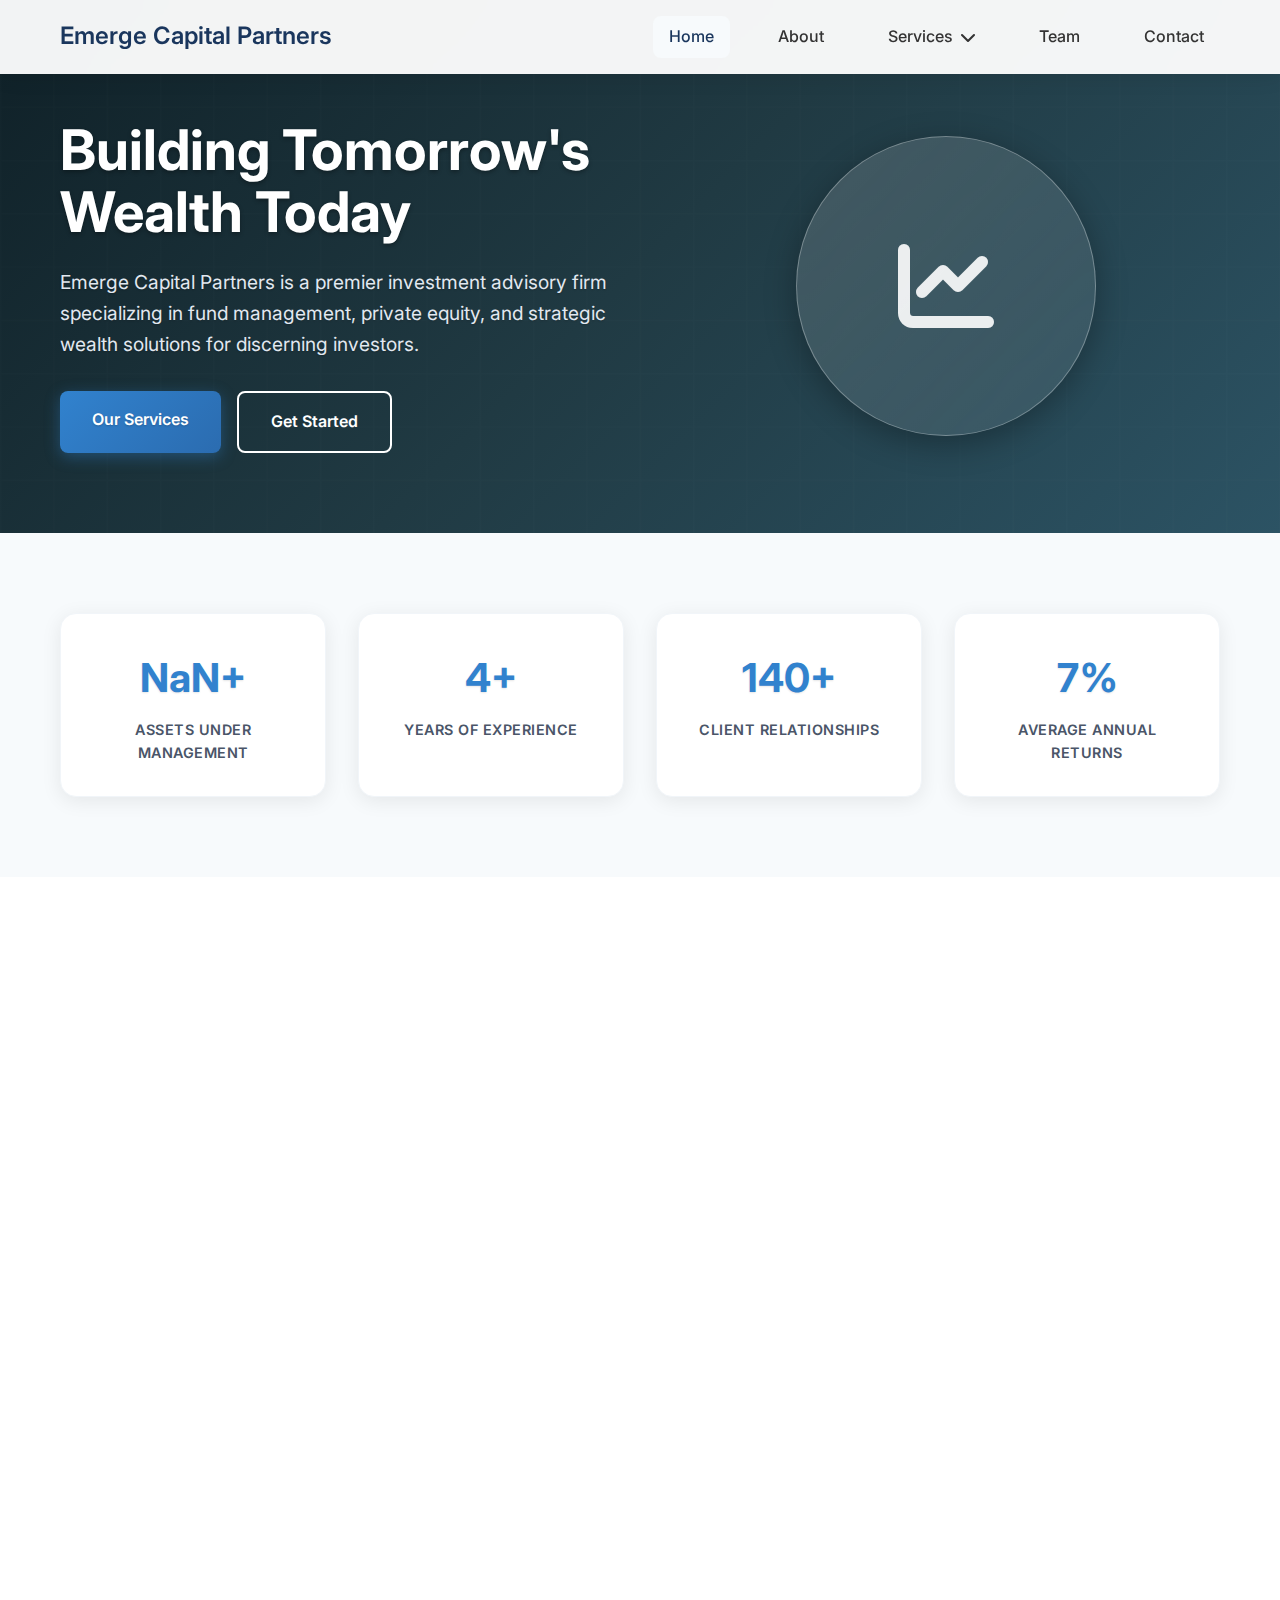
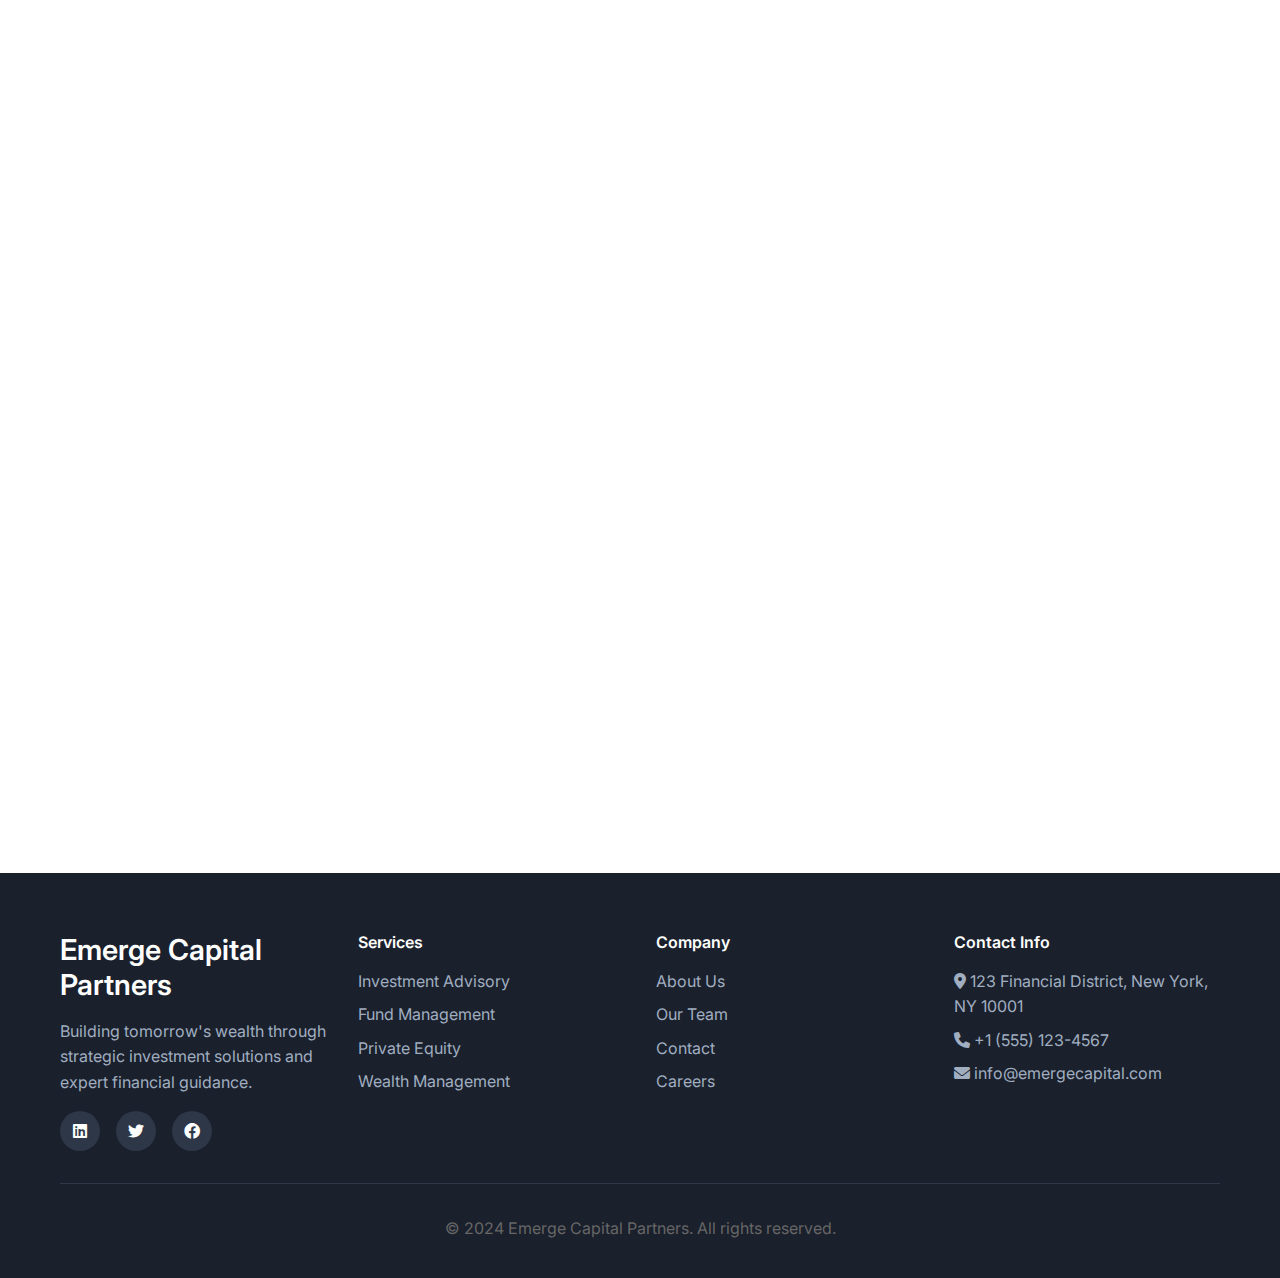
<file: index.html>
<!DOCTYPE html>
<html lang="en">
<head>
    <meta charset="UTF-8">
    <meta name="viewport" content="width=device-width, initial-scale=1.0">
    <title>Emerge Capital Partners - Investment Advisory & Fund Management</title>
    <link rel="stylesheet" href="styles.css">
    <link href="https://fonts.googleapis.com/css2?family=Inter:wght@300;400;500;600;700&display=swap" rel="stylesheet">
    <link rel="stylesheet" href="https://cdnjs.cloudflare.com/ajax/libs/font-awesome/6.0.0/css/all.min.css">
</head>
<body>
    <!-- Navigation -->
    <nav class="navbar">
        <div class="nav-container">
            <div class="nav-logo">
                <h2>Emerge Capital Partners</h2>
            </div>
            <ul class="nav-menu">
                <li class="nav-item">
                    <a href="index.html" class="nav-link active">Home</a>
                </li>
                <li class="nav-item">
                    <a href="about.html" class="nav-link">About</a>
                </li>
                <li class="nav-item dropdown">
                    <a href="services.html" class="nav-link">Services <i class="fas fa-chevron-down"></i></a>
                    <ul class="dropdown-menu">
                        <li><a href="investment-advisory.html">Investment Advisory</a></li>
                        <li><a href="fund-management.html">Fund Management</a></li>
                        <li><a href="private-equity.html">Private Equity</a></li>
                        <li><a href="wealth-management.html">Wealth Management</a></li>
                        <li><a href="sme-finance.html">SME Finance</a></li>
                    </ul>
                </li>
                <li class="nav-item">
                    <a href="team.html" class="nav-link">Team</a>
                </li>
                <li class="nav-item">
                    <a href="contact.html" class="nav-link">Contact</a>
                </li>
            </ul>
            <div class="hamburger">
                <span class="bar"></span>
                <span class="bar"></span>
                <span class="bar"></span>
            </div>
        </div>
    </nav>

    <!-- Hero Section -->
    <section class="hero">
        <div class="hero-container">
            <div class="hero-content">
                <h1 class="hero-title">Building Tomorrow's Wealth Today</h1>
                <p class="hero-subtitle">Emerge Capital Partners is a premier investment advisory firm specializing in fund management, private equity, and strategic wealth solutions for discerning investors.</p>
                <div class="hero-buttons">
                    <a href="services.html" class="btn btn-primary">Our Services</a>
                    <a href="contact.html" class="btn btn-secondary">Get Started</a>
                </div>
            </div>
            <div class="hero-image">
                <div class="hero-graphic">
                    <i class="fas fa-chart-line"></i>
                </div>
            </div>
        </div>
    </section>

    <!-- Stats Section -->
    <section class="stats">
        <div class="container">
            <div class="stats-grid">
                <div class="stat-item">
                    <div class="stat-number">$2.5B+</div>
                    <div class="stat-label">Assets Under Management</div>
                </div>
                <div class="stat-item">
                    <div class="stat-number">15+</div>
                    <div class="stat-label">Years of Experience</div>
                </div>
                <div class="stat-item">
                    <div class="stat-number">500+</div>
                    <div class="stat-label">Client Relationships</div>
                </div>
                <div class="stat-item">
                    <div class="stat-number">25%</div>
                    <div class="stat-label">Average Annual Returns</div>
                </div>
            </div>
        </div>
    </section>

    <!-- Services Preview -->
    <section class="services-preview">
        <div class="container">
            <h2 class="section-title">Our Core Services</h2>
            <div class="services-grid">
                <div class="service-card">
                    <div class="service-icon">
                        <i class="fas fa-chart-pie"></i>
                    </div>
                    <h3>Investment Advisory</h3>
                    <p>Personalized investment strategies tailored to your financial goals and risk tolerance.</p>
                    <a href="investment-advisory.html" class="service-link">Learn More <i class="fas fa-arrow-right"></i></a>
                </div>
                <div class="service-card">
                    <div class="service-icon">
                        <i class="fas fa-coins"></i>
                    </div>
                    <h3>Fund Management</h3>
                    <p>Professional portfolio management with diversified investment strategies and risk management.</p>
                    <a href="fund-management.html" class="service-link">Learn More <i class="fas fa-arrow-right"></i></a>
                </div>
                <div class="service-card">
                    <div class="service-icon">
                        <i class="fas fa-building"></i>
                    </div>
                    <h3>Private Equity</h3>
                    <p>Direct investment opportunities in promising companies with high growth potential.</p>
                    <a href="private-equity.html" class="service-link">Learn More <i class="fas fa-arrow-right"></i></a>
                </div>
            </div>
        </div>
    </section>

    <!-- About Preview -->
    <section class="about-preview">
        <div class="container">
            <div class="about-content">
                <div class="about-text">
                    <h2>Why Choose Emerge Capital Partners?</h2>
                    <p>With over 15 years of experience in the financial markets, we've built a reputation for delivering exceptional returns while maintaining the highest standards of integrity and transparency.</p>
                    <ul class="about-features">
                        <li><i class="fas fa-check"></i> Proven track record of superior returns</li>
                        <li><i class="fas fa-check"></i> Personalized investment strategies</li>
                        <li><i class="fas fa-check"></i> Transparent fee structure</li>
                        <li><i class="fas fa-check"></i> Dedicated relationship management</li>
                    </ul>
                    <a href="about.html" class="btn btn-outline">Learn More About Us</a>
                </div>
                <div class="about-image">
                    <div class="about-graphic">
                        <i class="fas fa-users"></i>
                    </div>
                </div>
            </div>
        </div>
    </section>

    <!-- CTA Section -->
    <section class="cta">
        <div class="container">
            <div class="cta-content">
                <h2>Ready to Start Your Investment Journey?</h2>
                <p>Let our team of experts help you build and preserve your wealth for generations to come.</p>
                <a href="contact.html" class="btn btn-primary">Schedule a Consultation</a>
            </div>
        </div>
    </section>

    <!-- Footer -->
    <footer class="footer">
        <div class="container">
            <div class="footer-content">
                <div class="footer-section">
                    <h3>Emerge Capital Partners</h3>
                    <p>Building tomorrow's wealth through strategic investment solutions and expert financial guidance.</p>
                    <div class="social-links">
                        <a href="#"><i class="fab fa-linkedin"></i></a>
                        <a href="#"><i class="fab fa-twitter"></i></a>
                        <a href="#"><i class="fab fa-facebook"></i></a>
                    </div>
                </div>
                <div class="footer-section">
                    <h4>Services</h4>
                    <ul>
                        <li><a href="investment-advisory.html">Investment Advisory</a></li>
                        <li><a href="fund-management.html">Fund Management</a></li>
                        <li><a href="private-equity.html">Private Equity</a></li>
                        <li><a href="wealth-management.html">Wealth Management</a></li>
                    </ul>
                </div>
                <div class="footer-section">
                    <h4>Company</h4>
                    <ul>
                        <li><a href="about.html">About Us</a></li>
                        <li><a href="team.html">Our Team</a></li>
                        <li><a href="contact.html">Contact</a></li>
                        <li><a href="#">Careers</a></li>
                    </ul>
                </div>
                <div class="footer-section">
                    <h4>Contact Info</h4>
                    <p><i class="fas fa-map-marker-alt"></i> 123 Financial District, New York, NY 10001</p>
                    <p><i class="fas fa-phone"></i> +1 (555) 123-4567</p>
                    <p><i class="fas fa-envelope"></i> info@emergecapital.com</p>
                </div>
            </div>
            <div class="footer-bottom">
                <p>&copy; 2024 Emerge Capital Partners. All rights reserved.</p>
            </div>
        </div>
    </footer>

    <script src="script.js"></script>
</body>
</html>
</file>
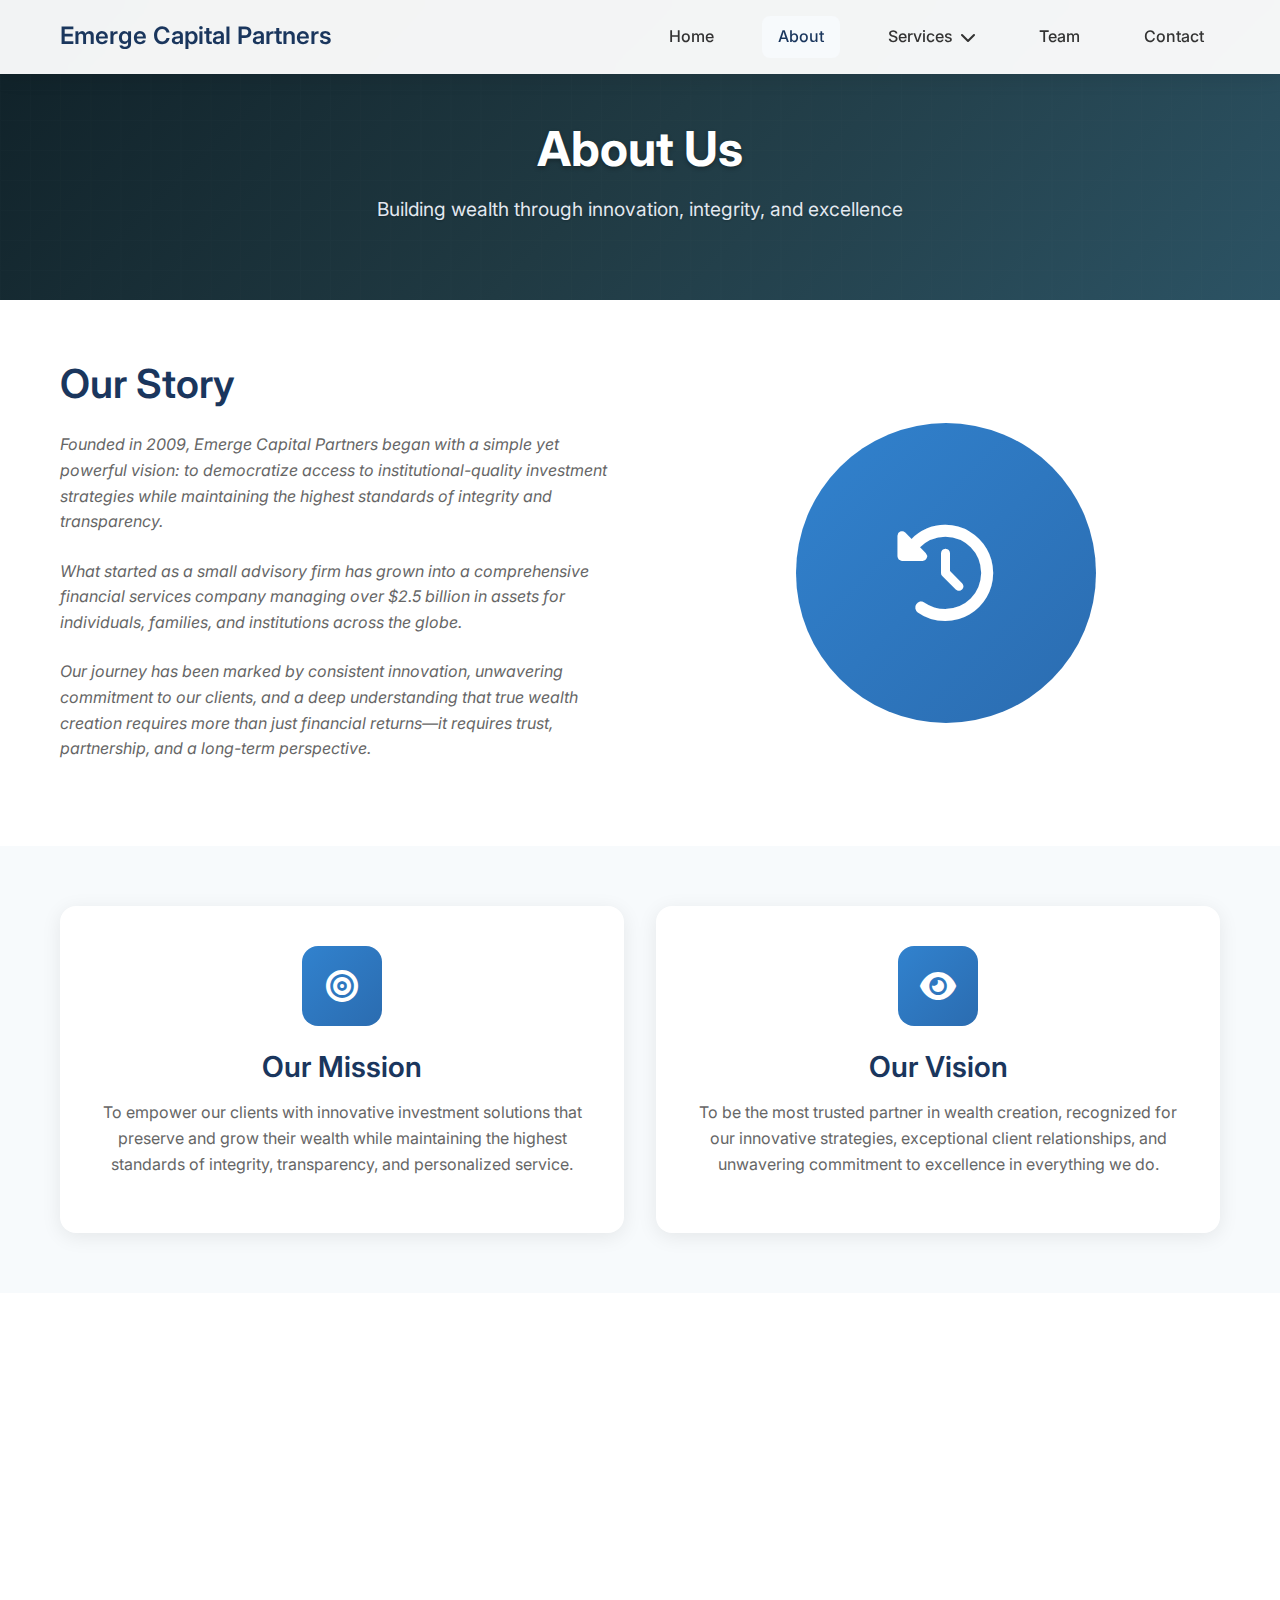
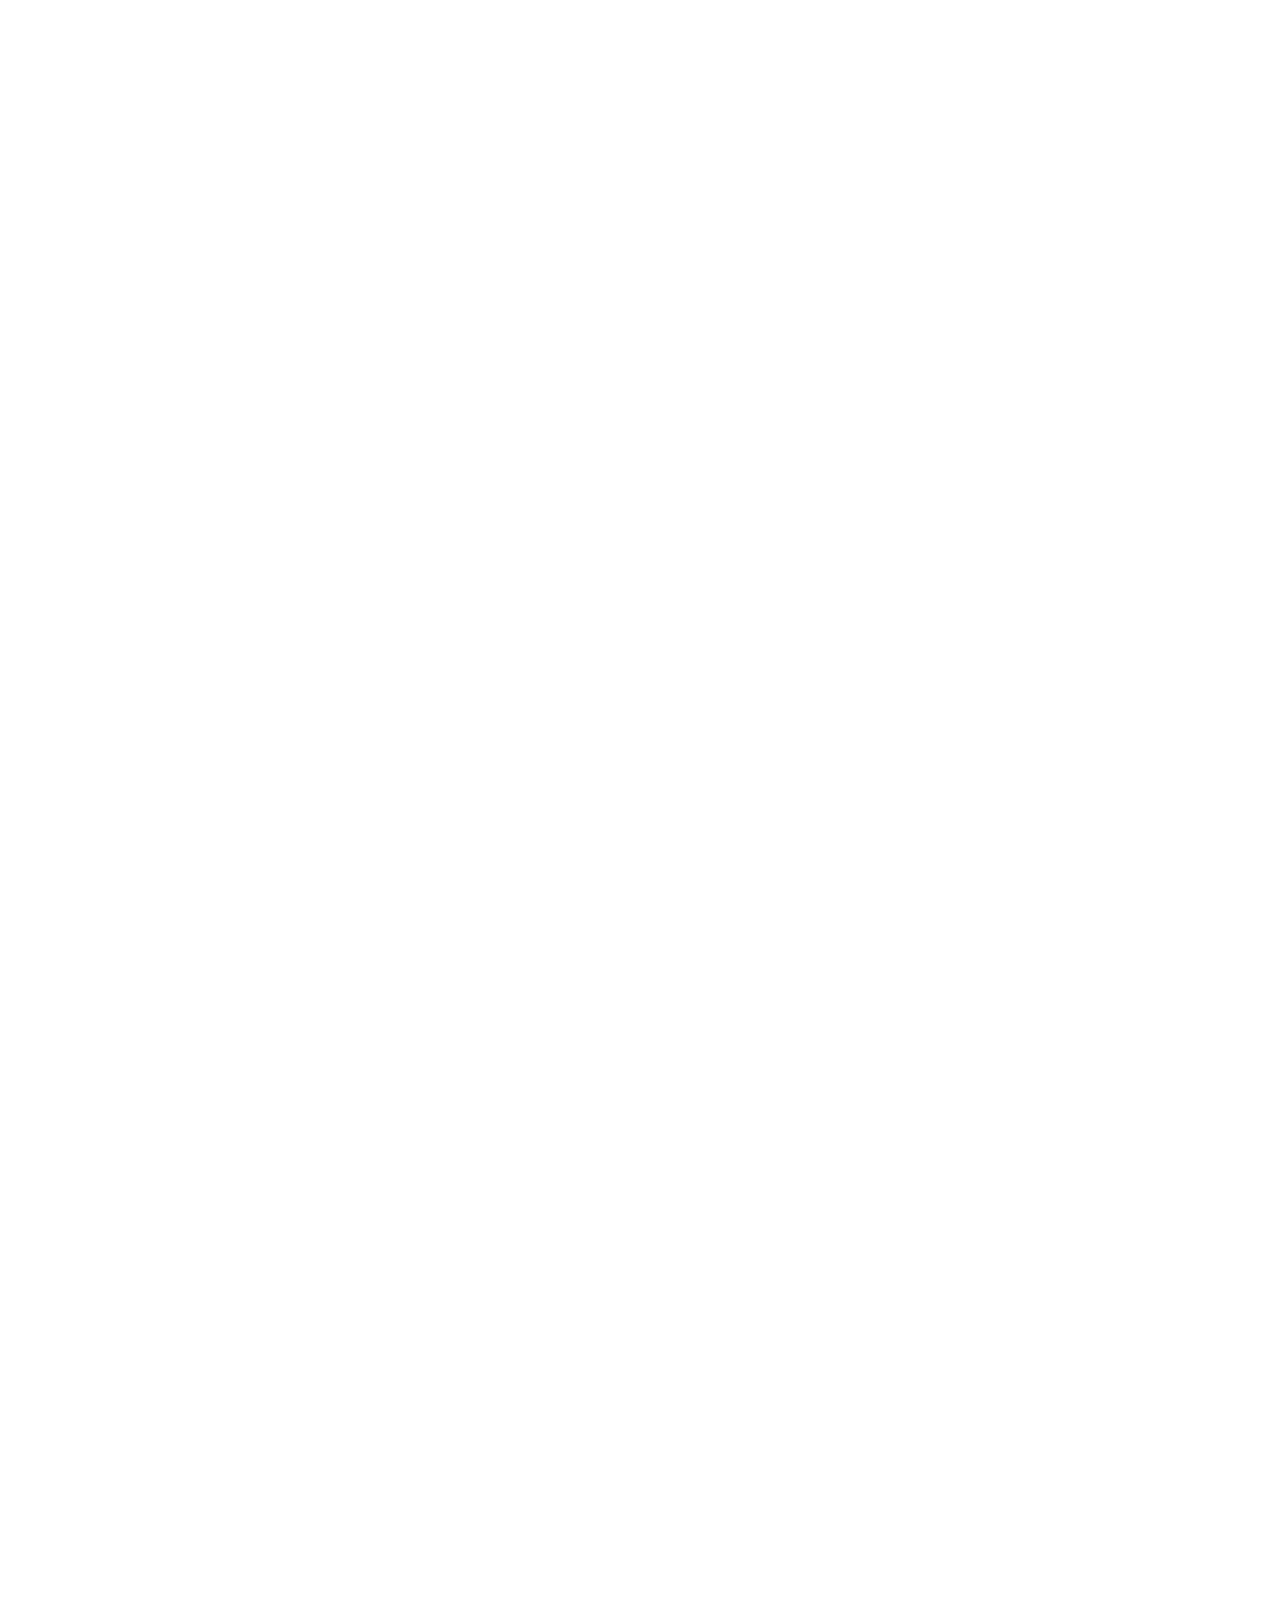
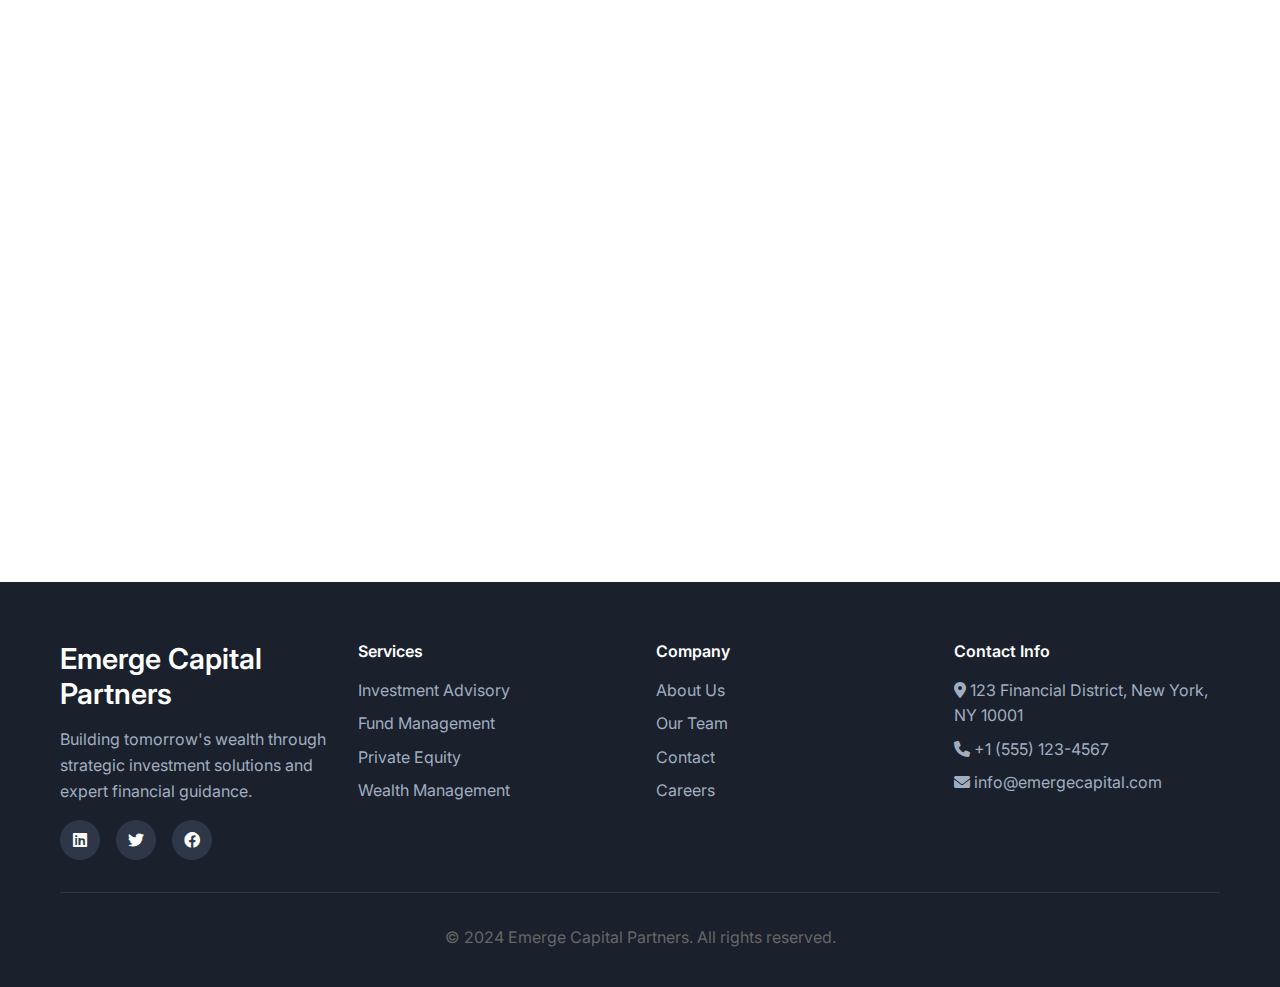
<file: about.html>
<!DOCTYPE html>
<html lang="en">
<head>
    <meta charset="UTF-8">
    <meta name="viewport" content="width=device-width, initial-scale=1.0">
    <title>About Us - Emerge Capital Partners</title>
    <link rel="stylesheet" href="styles.css">
    <link href="https://fonts.googleapis.com/css2?family=Inter:wght@300;400;500;600;700&display=swap" rel="stylesheet">
    <link rel="stylesheet" href="https://cdnjs.cloudflare.com/ajax/libs/font-awesome/6.0.0/css/all.min.css">
</head>
<body>
    <!-- Navigation -->
    <nav class="navbar">
        <div class="nav-container">
            <div class="nav-logo">
                <h2>Emerge Capital Partners</h2>
            </div>
            <ul class="nav-menu">
                <li class="nav-item">
                    <a href="index.html" class="nav-link">Home</a>
                </li>
                <li class="nav-item">
                    <a href="about.html" class="nav-link active">About</a>
                </li>
                <li class="nav-item dropdown">
                    <a href="services.html" class="nav-link">Services <i class="fas fa-chevron-down"></i></a>
                    <ul class="dropdown-menu">
                        <li><a href="investment-advisory.html">Investment Advisory</a></li>
                        <li><a href="fund-management.html">Fund Management</a></li>
                        <li><a href="private-equity.html">Private Equity</a></li>
                        <li><a href="wealth-management.html">Wealth Management</a></li>
                        <li><a href="sme-finance.html">SME Finance</a></li>
                    </ul>
                </li>
                <li class="nav-item">
                    <a href="team.html" class="nav-link">Team</a>
                </li>
                <li class="nav-item">
                    <a href="contact.html" class="nav-link">Contact</a>
                </li>
            </ul>
            <div class="hamburger">
                <span class="bar"></span>
                <span class="bar"></span>
                <span class="bar"></span>
            </div>
        </div>
    </nav>

    <!-- Page Header -->
    <section class="page-header">
        <div class="container">
            <h1>About Us</h1>
            <p>Building wealth through innovation, integrity, and excellence</p>
        </div>
    </section>

    <!-- Company Story -->
    <section class="company-story">
        <div class="container">
            <div class="story-content">
                <div class="story-text">
                    <h2>Our Story</h2>
                    <p>Founded in 2009, Emerge Capital Partners began with a simple yet powerful vision: to democratize access to institutional-quality investment strategies while maintaining the highest standards of integrity and transparency.</p>
                    <p>What started as a small advisory firm has grown into a comprehensive financial services company managing over $2.5 billion in assets for individuals, families, and institutions across the globe.</p>
                    <p>Our journey has been marked by consistent innovation, unwavering commitment to our clients, and a deep understanding that true wealth creation requires more than just financial returns—it requires trust, partnership, and a long-term perspective.</p>
                </div>
                <div class="story-image">
                    <div class="story-graphic">
                        <i class="fas fa-history"></i>
                    </div>
                </div>
            </div>
        </div>
    </section>

    <!-- Mission & Vision -->
    <section class="mission-vision">
        <div class="container">
            <div class="mission-content">
                <div class="mission-card">
                    <div class="mission-icon">
                        <i class="fas fa-bullseye"></i>
                    </div>
                    <h3>Our Mission</h3>
                    <p>To empower our clients with innovative investment solutions that preserve and grow their wealth while maintaining the highest standards of integrity, transparency, and personalized service.</p>
                </div>
                <div class="mission-card">
                    <div class="mission-icon">
                        <i class="fas fa-eye"></i>
                    </div>
                    <h3>Our Vision</h3>
                    <p>To be the most trusted partner in wealth creation, recognized for our innovative strategies, exceptional client relationships, and unwavering commitment to excellence in everything we do.</p>
                </div>
            </div>
        </div>
    </section>

    <!-- Core Values -->
    <section class="core-values">
        <div class="container">
            <h2 class="section-title">Our Core Values</h2>
            <div class="values-grid">
                <div class="value-card">
                    <div class="value-icon">
                        <i class="fas fa-shield-alt"></i>
                    </div>
                    <h3>Integrity</h3>
                    <p>We conduct business with unwavering honesty, transparency, and ethical standards. Our clients' trust is our most valuable asset.</p>
                </div>
                <div class="value-card">
                    <div class="value-icon">
                        <i class="fas fa-lightbulb"></i>
                    </div>
                    <h3>Innovation</h3>
                    <p>We continuously seek innovative solutions and strategies to deliver superior returns while managing risk effectively.</p>
                </div>
                <div class="value-card">
                    <div class="value-icon">
                        <i class="fas fa-users"></i>
                    </div>
                    <h3>Client Focus</h3>
                    <p>Every decision we make is guided by what's best for our clients. Their success is our success.</p>
                </div>
                <div class="value-card">
                    <div class="value-icon">
                        <i class="fas fa-trophy"></i>
                    </div>
                    <h3>Excellence</h3>
                    <p>We strive for excellence in every aspect of our business, from investment performance to client service.</p>
                </div>
                <div class="value-card">
                    <div class="value-icon">
                        <i class="fas fa-handshake"></i>
                    </div>
                    <h3>Partnership</h3>
                    <p>We build long-term partnerships with our clients, working together to achieve their financial goals.</p>
                </div>
                <div class="value-card">
                    <div class="value-icon">
                        <i class="fas fa-globe"></i>
                    </div>
                    <h3>Global Perspective</h3>
                    <p>We bring a global perspective to investment opportunities, identifying the best strategies across markets and asset classes.</p>
                </div>
            </div>
        </div>
    </section>

    <!-- Company Stats -->
    <section class="company-stats">
        <div class="container">
            <h2 class="section-title">By The Numbers</h2>
            <div class="stats-grid">
                <div class="stat-item">
                    <div class="stat-number">2009</div>
                    <div class="stat-label">Year Founded</div>
                </div>
                <div class="stat-item">
                    <div class="stat-number">$2.5B+</div>
                    <div class="stat-label">Assets Under Management</div>
                </div>
                <div class="stat-item">
                    <div class="stat-number">15+</div>
                    <div class="stat-label">Years of Experience</div>
                </div>
                <div class="stat-item">
                    <div class="stat-number">500+</div>
                    <div class="stat-label">Client Relationships</div>
                </div>
                <div class="stat-item">
                    <div class="stat-number">25%</div>
                    <div class="stat-label">Average Annual Returns</div>
                </div>
                <div class="stat-item">
                    <div class="stat-number">50+</div>
                    <div class="stat-label">Team Members</div>
                </div>
            </div>
        </div>
    </section>

    <!-- Why Choose Us -->
    <section class="why-choose">
        <div class="container">
            <h2 class="section-title">Why Choose Emerge Capital Partners?</h2>
            <div class="reasons-grid">
                <div class="reason-item">
                    <div class="reason-icon">
                        <i class="fas fa-chart-line"></i>
                    </div>
                    <h3>Proven Track Record</h3>
                    <p>15+ years of consistent performance with an average annual return of 25% across our investment strategies.</p>
                </div>
                <div class="reason-item">
                    <div class="reason-icon">
                        <i class="fas fa-user-tie"></i>
                    </div>
                    <h3>Expert Team</h3>
                    <p>Our team brings decades of combined experience from top-tier financial institutions and investment firms.</p>
                </div>
                <div class="reason-item">
                    <div class="reason-icon">
                        <i class="fas fa-cogs"></i>
                    </div>
                    <h3>Innovative Strategies</h3>
                    <p>We develop and implement cutting-edge investment strategies that adapt to changing market conditions.</p>
                </div>
                <div class="reason-item">
                    <div class="reason-icon">
                        <i class="fas fa-heart"></i>
                    </div>
                    <h3>Personalized Service</h3>
                    <p>Every client receives personalized attention and customized investment solutions tailored to their specific needs.</p>
                </div>
            </div>
        </div>
    </section>

    <!-- CTA Section -->
    <section class="cta">
        <div class="container">
            <div class="cta-content">
                <h2>Ready to Partner With Us?</h2>
                <p>Join hundreds of satisfied clients who trust Emerge Capital Partners with their financial future.</p>
                <a href="contact.html" class="btn btn-primary">Get Started Today</a>
            </div>
        </div>
    </section>

    <!-- Footer -->
    <footer class="footer">
        <div class="container">
            <div class="footer-content">
                <div class="footer-section">
                    <h3>Emerge Capital Partners</h3>
                    <p>Building tomorrow's wealth through strategic investment solutions and expert financial guidance.</p>
                    <div class="social-links">
                        <a href="#"><i class="fab fa-linkedin"></i></a>
                        <a href="#"><i class="fab fa-twitter"></i></a>
                        <a href="#"><i class="fab fa-facebook"></i></a>
                    </div>
                </div>
                <div class="footer-section">
                    <h4>Services</h4>
                    <ul>
                        <li><a href="investment-advisory.html">Investment Advisory</a></li>
                        <li><a href="fund-management.html">Fund Management</a></li>
                        <li><a href="private-equity.html">Private Equity</a></li>
                        <li><a href="wealth-management.html">Wealth Management</a></li>
                    </ul>
                </div>
                <div class="footer-section">
                    <h4>Company</h4>
                    <ul>
                        <li><a href="about.html">About Us</a></li>
                        <li><a href="team.html">Our Team</a></li>
                        <li><a href="contact.html">Contact</a></li>
                        <li><a href="#">Careers</a></li>
                    </ul>
                </div>
                <div class="footer-section">
                    <h4>Contact Info</h4>
                    <p><i class="fas fa-map-marker-alt"></i> 123 Financial District, New York, NY 10001</p>
                    <p><i class="fas fa-phone"></i> +1 (555) 123-4567</p>
                    <p><i class="fas fa-envelope"></i> info@emergecapital.com</p>
                </div>
            </div>
            <div class="footer-bottom">
                <p>&copy; 2024 Emerge Capital Partners. All rights reserved.</p>
            </div>
        </div>
    </footer>

    <script src="script.js"></script>
</body>
</html>
</file>
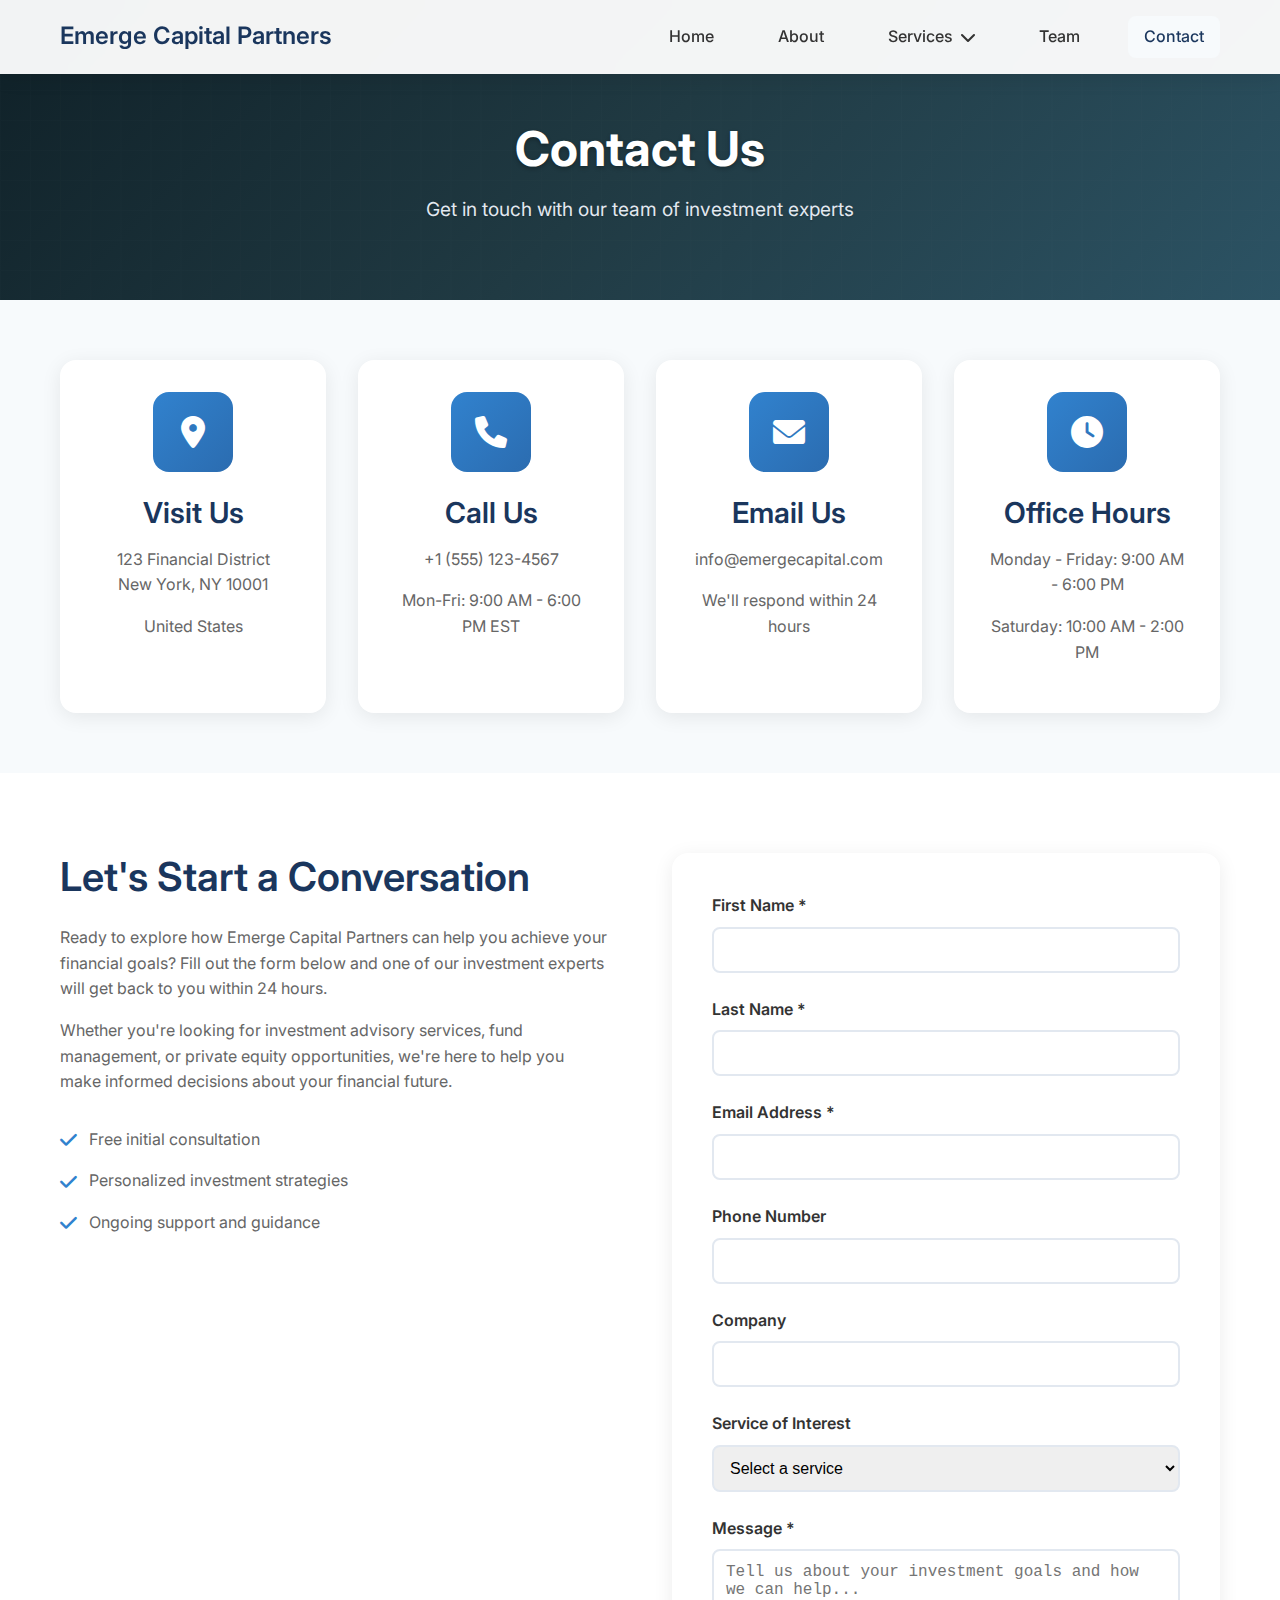
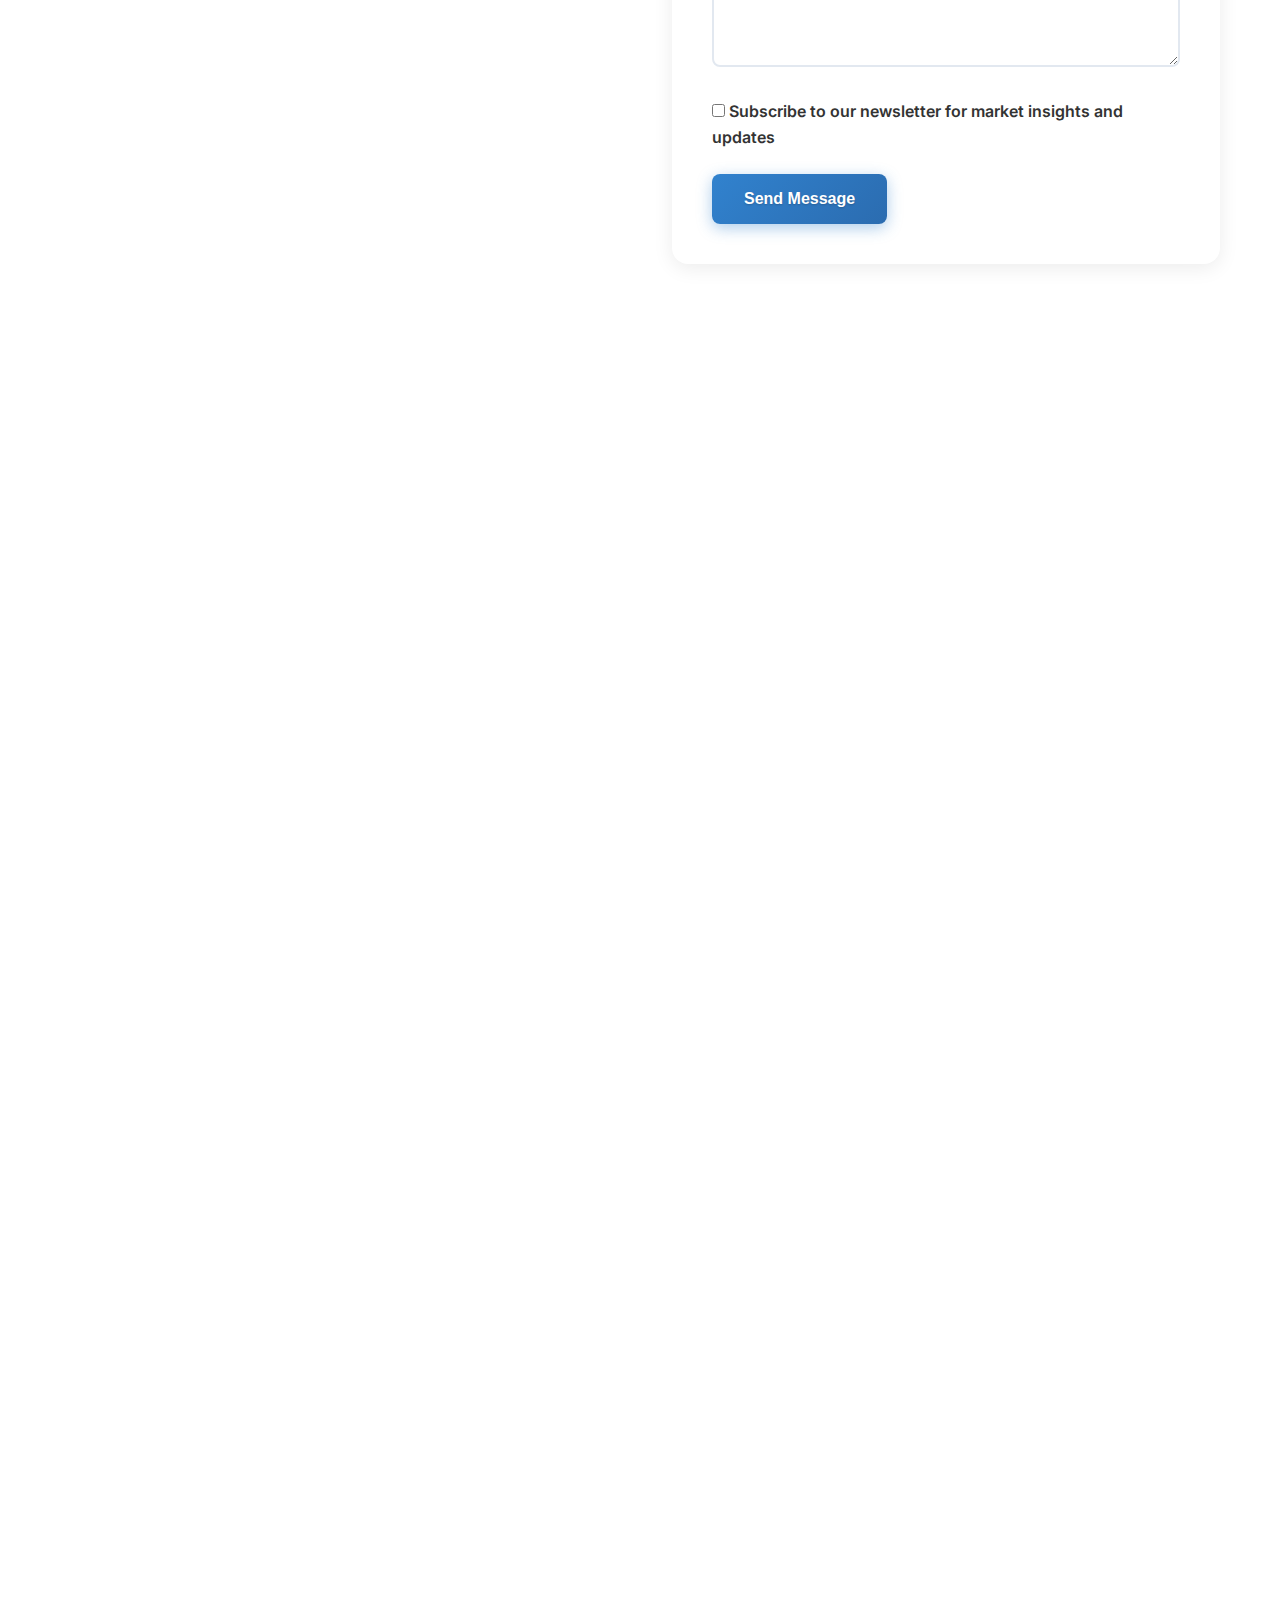
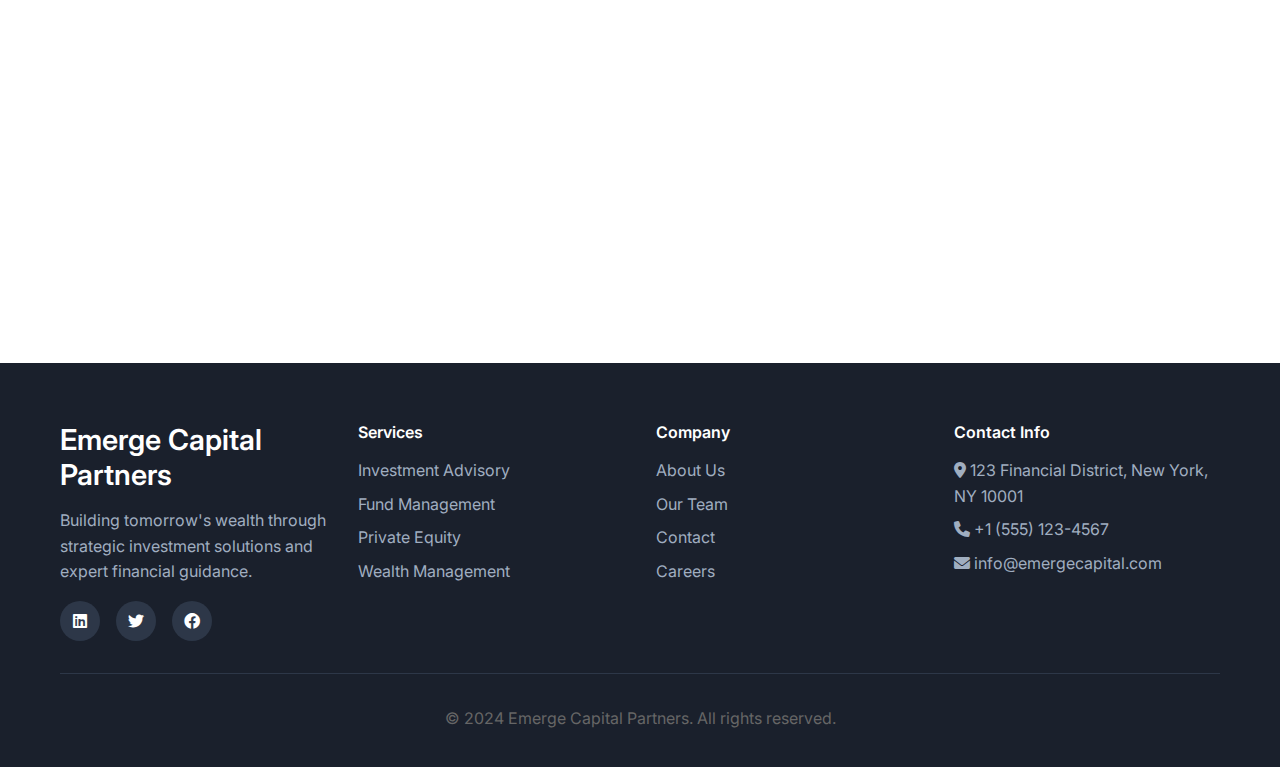
<file: contact.html>
<!DOCTYPE html>
<html lang="en">
<head>
    <meta charset="UTF-8">
    <meta name="viewport" content="width=device-width, initial-scale=1.0">
    <title>Contact Us - Emerge Capital Partners</title>
    <link rel="stylesheet" href="styles.css">
    <link href="https://fonts.googleapis.com/css2?family=Inter:wght@300;400;500;600;700&display=swap" rel="stylesheet">
    <link rel="stylesheet" href="https://cdnjs.cloudflare.com/ajax/libs/font-awesome/6.0.0/css/all.min.css">
</head>
<body>
    <!-- Navigation -->
    <nav class="navbar">
        <div class="nav-container">
            <div class="nav-logo">
                <h2>Emerge Capital Partners</h2>
            </div>
            <ul class="nav-menu">
                <li class="nav-item">
                    <a href="index.html" class="nav-link">Home</a>
                </li>
                <li class="nav-item">
                    <a href="about.html" class="nav-link">About</a>
                </li>
                <li class="nav-item dropdown">
                    <a href="services.html" class="nav-link">Services <i class="fas fa-chevron-down"></i></a>
                    <ul class="dropdown-menu">
                        <li><a href="investment-advisory.html">Investment Advisory</a></li>
                        <li><a href="fund-management.html">Fund Management</a></li>
                        <li><a href="private-equity.html">Private Equity</a></li>
                        <li><a href="wealth-management.html">Wealth Management</a></li>
                        <li><a href="sme-finance.html">SME Finance</a></li>
                    </ul>
                </li>
                <li class="nav-item">
                    <a href="team.html" class="nav-link">Team</a>
                </li>
                <li class="nav-item">
                    <a href="contact.html" class="nav-link active">Contact</a>
                </li>
            </ul>
            <div class="hamburger">
                <span class="bar"></span>
                <span class="bar"></span>
                <span class="bar"></span>
            </div>
        </div>
    </nav>

    <!-- Page Header -->
    <section class="page-header">
        <div class="container">
            <h1>Contact Us</h1>
            <p>Get in touch with our team of investment experts</p>
        </div>
    </section>

    <!-- Contact Information -->
    <section class="contact-info">
        <div class="container">
            <div class="contact-grid">
                <div class="contact-card">
                    <div class="contact-icon">
                        <i class="fas fa-map-marker-alt"></i>
                    </div>
                    <h3>Visit Us</h3>
                    <p>123 Financial District<br>New York, NY 10001</p>
                    <p>United States</p>
                </div>
                <div class="contact-card">
                    <div class="contact-icon">
                        <i class="fas fa-phone"></i>
                    </div>
                    <h3>Call Us</h3>
                    <p>+1 (555) 123-4567</p>
                    <p>Mon-Fri: 9:00 AM - 6:00 PM EST</p>
                </div>
                <div class="contact-card">
                    <div class="contact-icon">
                        <i class="fas fa-envelope"></i>
                    </div>
                    <h3>Email Us</h3>
                    <p>info@emergecapital.com</p>
                    <p>We'll respond within 24 hours</p>
                </div>
                <div class="contact-card">
                    <div class="contact-icon">
                        <i class="fas fa-clock"></i>
                    </div>
                    <h3>Office Hours</h3>
                    <p>Monday - Friday: 9:00 AM - 6:00 PM</p>
                    <p>Saturday: 10:00 AM - 2:00 PM</p>
                </div>
            </div>
        </div>
    </section>

    <!-- Contact Form Section -->
    <section class="contact-form-section">
        <div class="container">
            <div class="contact-content">
                <div class="contact-text">
                    <h2>Let's Start a Conversation</h2>
                    <p>Ready to explore how Emerge Capital Partners can help you achieve your financial goals? Fill out the form below and one of our investment experts will get back to you within 24 hours.</p>
                    <p>Whether you're looking for investment advisory services, fund management, or private equity opportunities, we're here to help you make informed decisions about your financial future.</p>
                    <div class="contact-features">
                        <div class="contact-feature">
                            <i class="fas fa-check"></i>
                            <span>Free initial consultation</span>
                        </div>
                        <div class="contact-feature">
                            <i class="fas fa-check"></i>
                            <span>Personalized investment strategies</span>
                        </div>
                        <div class="contact-feature">
                            <i class="fas fa-check"></i>
                            <span>Ongoing support and guidance</span>
                        </div>
                    </div>
                </div>
                <div class="contact-form-container">
                    <form class="contact-form" id="contactForm">
                        <div class="form-group">
                            <label for="firstName">First Name *</label>
                            <input type="text" id="firstName" name="firstName" required>
                        </div>
                        <div class="form-group">
                            <label for="lastName">Last Name *</label>
                            <input type="text" id="lastName" name="lastName" required>
                        </div>
                        <div class="form-group">
                            <label for="email">Email Address *</label>
                            <input type="email" id="email" name="email" required>
                        </div>
                        <div class="form-group">
                            <label for="phone">Phone Number</label>
                            <input type="tel" id="phone" name="phone">
                        </div>
                        <div class="form-group">
                            <label for="company">Company</label>
                            <input type="text" id="company" name="company">
                        </div>
                        <div class="form-group">
                            <label for="service">Service of Interest</label>
                            <select id="service" name="service">
                                <option value="">Select a service</option>
                                <option value="investment-advisory">Investment Advisory</option>
                                <option value="fund-management">Fund Management</option>
                                <option value="private-equity">Private Equity</option>
                                <option value="wealth-management">Wealth Management</option>
                                <option value="sme-finance">SME Finance</option>
                                <option value="other">Other</option>
                            </select>
                        </div>
                        <div class="form-group">
                            <label for="message">Message *</label>
                            <textarea id="message" name="message" rows="5" placeholder="Tell us about your investment goals and how we can help..." required></textarea>
                        </div>
                        <div class="form-group">
                            <label class="checkbox-label">
                                <input type="checkbox" name="newsletter" id="newsletter">
                                <span class="checkmark"></span>
                                Subscribe to our newsletter for market insights and updates
                            </label>
                        </div>
                        <button type="submit" class="btn btn-primary">Send Message</button>
                    </form>
                </div>
            </div>
        </div>
    </section>

    <!-- Office Locations -->
    <section class="office-locations">
        <div class="container">
            <h2 class="section-title">Our Office Locations</h2>
            <div class="locations-grid">
                <div class="location-card">
                    <div class="location-header">
                        <h3>New York (Headquarters)</h3>
                        <p class="location-type">Main Office</p>
                    </div>
                    <div class="location-details">
                        <p><i class="fas fa-map-marker-alt"></i> 123 Financial District, New York, NY 10001</p>
                        <p><i class="fas fa-phone"></i> +1 (555) 123-4567</p>
                        <p><i class="fas fa-envelope"></i> nyc@emergecapital.com</p>
                    </div>
                    <div class="location-hours">
                        <h4>Office Hours</h4>
                        <p>Monday - Friday: 9:00 AM - 6:00 PM EST</p>
                        <p>Saturday: 10:00 AM - 2:00 PM EST</p>
                    </div>
                </div>
                <div class="location-card">
                    <div class="location-header">
                        <h3>London</h3>
                        <p class="location-type">European Office</p>
                    </div>
                    <div class="location-details">
                        <p><i class="fas fa-map-marker-alt"></i> 45 Canary Wharf, London, E14 5AB</p>
                        <p><i class="fas fa-phone"></i> +44 20 7123 4567</p>
                        <p><i class="fas fa-envelope"></i> london@emergecapital.com</p>
                    </div>
                    <div class="location-hours">
                        <h4>Office Hours</h4>
                        <p>Monday - Friday: 9:00 AM - 6:00 PM GMT</p>
                        <p>Saturday: 10:00 AM - 2:00 PM GMT</p>
                    </div>
                </div>
                <div class="location-card">
                    <div class="location-header">
                        <h3>Singapore</h3>
                        <p class="location-type">Asia Pacific Office</p>
                    </div>
                    <div class="location-details">
                        <p><i class="fas fa-map-marker-alt"></i> 78 Marina Bay, Singapore 018956</p>
                        <p><i class="fas fa-phone"></i> +65 6789 0123</p>
                        <p><i class="fas fa-envelope"></i> singapore@emergecapital.com</p>
                    </div>
                    <div class="location-hours">
                        <h4>Office Hours</h4>
                        <p>Monday - Friday: 9:00 AM - 6:00 PM SGT</p>
                        <p>Saturday: 10:00 AM - 2:00 PM SGT</p>
                    </div>
                </div>
            </div>
        </div>
    </section>

    <!-- FAQ Section -->
    <section class="faq-section">
        <div class="container">
            <h2 class="section-title">Frequently Asked Questions</h2>
            <div class="faq-container">
                <div class="faq-item">
                    <div class="faq-question">
                        <h3>What is the minimum investment amount?</h3>
                        <i class="fas fa-chevron-down"></i>
                    </div>
                    <div class="faq-answer">
                        <p>Our minimum investment amounts vary by service and strategy. For investment advisory services, we typically require a minimum of $500,000 in investable assets. For fund management, minimums start at $100,000. Contact us for specific details about your investment goals.</p>
                    </div>
                </div>
                <div class="faq-item">
                    <div class="faq-question">
                        <h3>How do you charge for your services?</h3>
                        <i class="fas fa-chevron-down"></i>
                    </div>
                    <div class="faq-answer">
                        <p>We offer transparent, performance-based fee structures. Our fees typically range from 0.5% to 2% of assets under management, depending on the service and strategy. We also offer performance-based fees for certain alternative investment strategies.</p>
                    </div>
                </div>
                <div class="faq-item">
                    <div class="faq-question">
                        <h3>Do you offer virtual consultations?</h3>
                        <i class="fas fa-chevron-down"></i>
                    </div>
                    <div class="faq-answer">
                        <p>Yes, we offer virtual consultations via video conferencing for clients who prefer remote meetings or are located outside our office locations. We can accommodate your schedule and provide the same level of personalized service virtually.</p>
                    </div>
                </div>
                <div class="faq-item">
                    <div class="faq-question">
                        <h3>How often do you review client portfolios?</h3>
                        <i class="fas fa-chevron-down"></i>
                    </div>
                    <div class="faq-answer">
                        <p>We conduct formal portfolio reviews quarterly, with monthly performance updates and ongoing monitoring. We also provide immediate communication for any significant market events or opportunities that may affect your portfolio.</p>
                    </div>
                </div>
            </div>
        </div>
    </section>

    <!-- CTA Section -->
    <section class="cta">
        <div class="container">
            <div class="cta-content">
                <h2>Ready to Get Started?</h2>
                <p>Take the first step toward achieving your financial goals with Emerge Capital Partners.</p>
                <a href="#contactForm" class="btn btn-primary">Contact Us Today</a>
            </div>
        </div>
    </section>

    <!-- Footer -->
    <footer class="footer">
        <div class="container">
            <div class="footer-content">
                <div class="footer-section">
                    <h3>Emerge Capital Partners</h3>
                    <p>Building tomorrow's wealth through strategic investment solutions and expert financial guidance.</p>
                    <div class="social-links">
                        <a href="#"><i class="fab fa-linkedin"></i></a>
                        <a href="#"><i class="fab fa-twitter"></i></a>
                        <a href="#"><i class="fab fa-facebook"></i></a>
                    </div>
                </div>
                <div class="footer-section">
                    <h4>Services</h4>
                    <ul>
                        <li><a href="investment-advisory.html">Investment Advisory</a></li>
                        <li><a href="fund-management.html">Fund Management</a></li>
                        <li><a href="private-equity.html">Private Equity</a></li>
                        <li><a href="wealth-management.html">Wealth Management</a></li>
                    </ul>
                </div>
                <div class="footer-section">
                    <h4>Company</h4>
                    <ul>
                        <li><a href="about.html">About Us</a></li>
                        <li><a href="team.html">Our Team</a></li>
                        <li><a href="contact.html">Contact</a></li>
                        <li><a href="#">Careers</a></li>
                    </ul>
                </div>
                <div class="footer-section">
                    <h4>Contact Info</h4>
                    <p><i class="fas fa-map-marker-alt"></i> 123 Financial District, New York, NY 10001</p>
                    <p><i class="fas fa-phone"></i> +1 (555) 123-4567</p>
                    <p><i class="fas fa-envelope"></i> info@emergecapital.com</p>
                </div>
            </div>
            <div class="footer-bottom">
                <p>&copy; 2024 Emerge Capital Partners. All rights reserved.</p>
            </div>
        </div>
    </footer>

    <script src="script.js"></script>
</body>
</html>
</file>
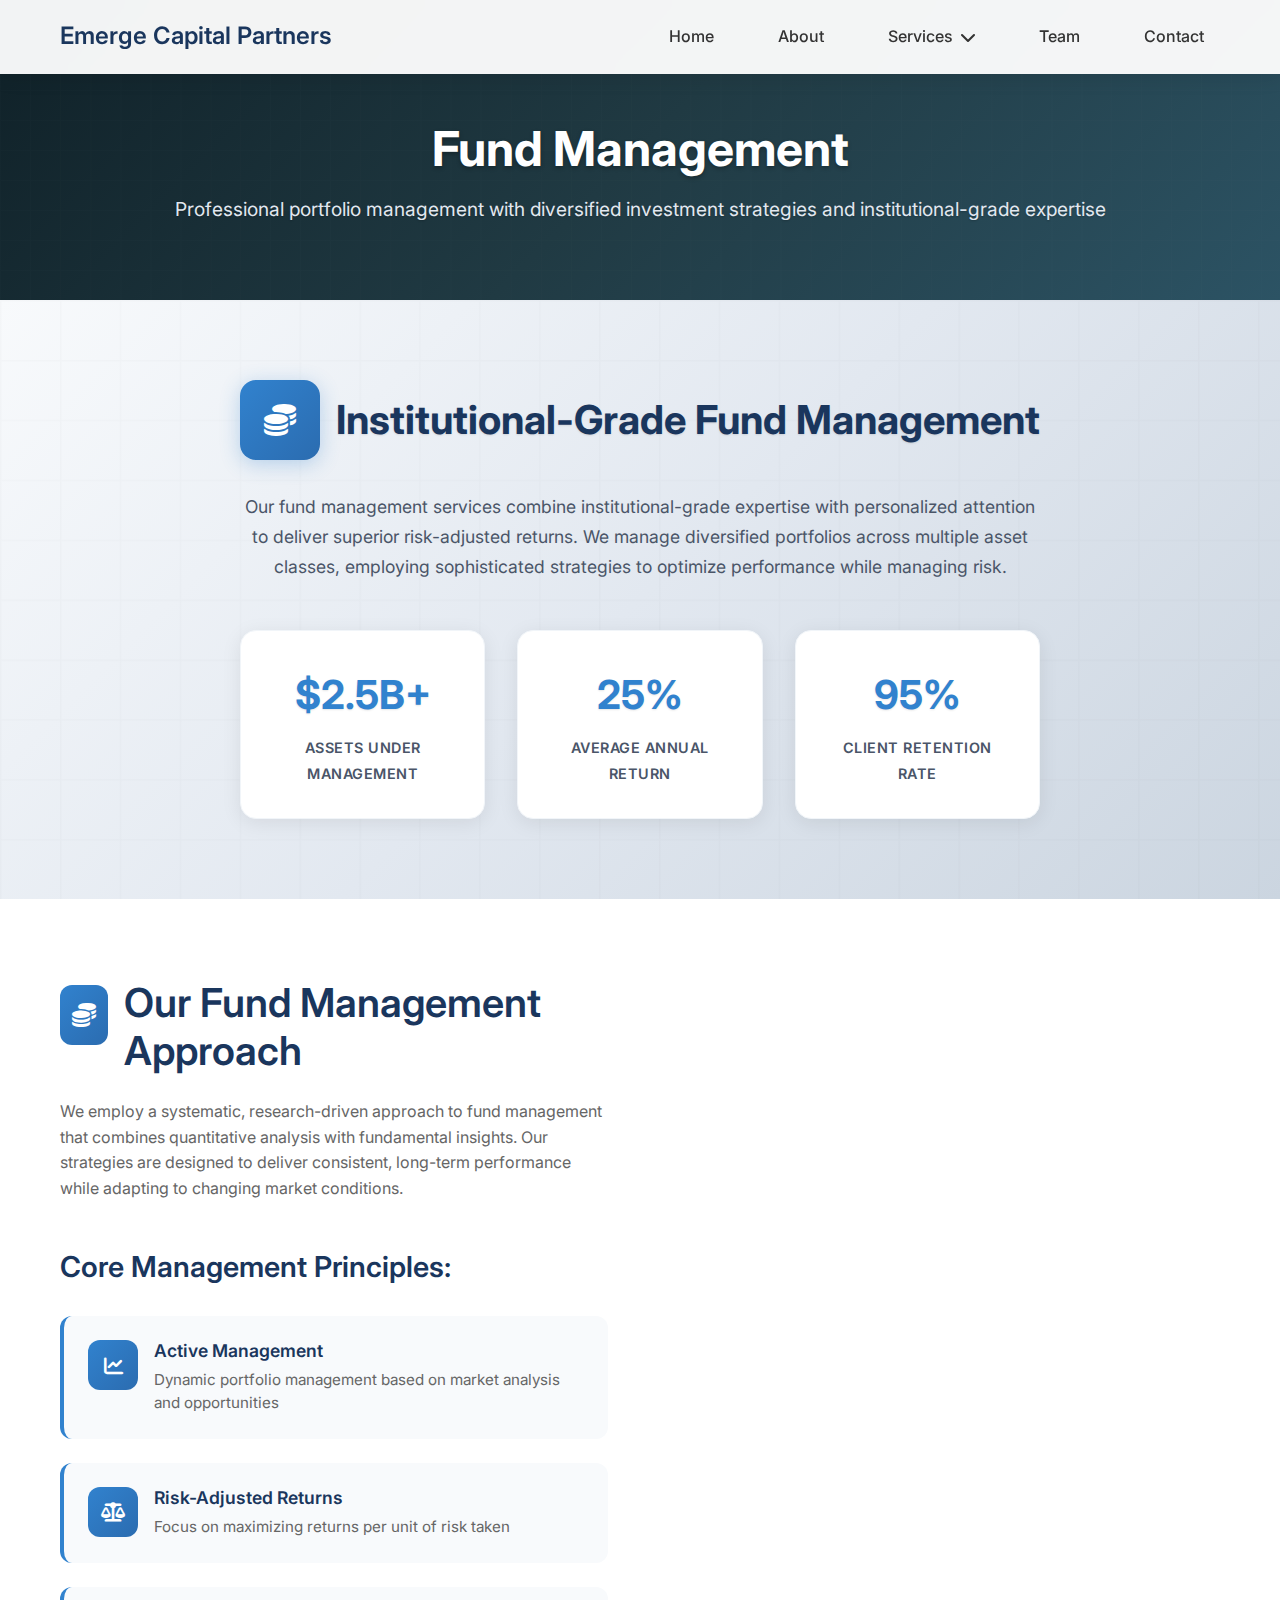
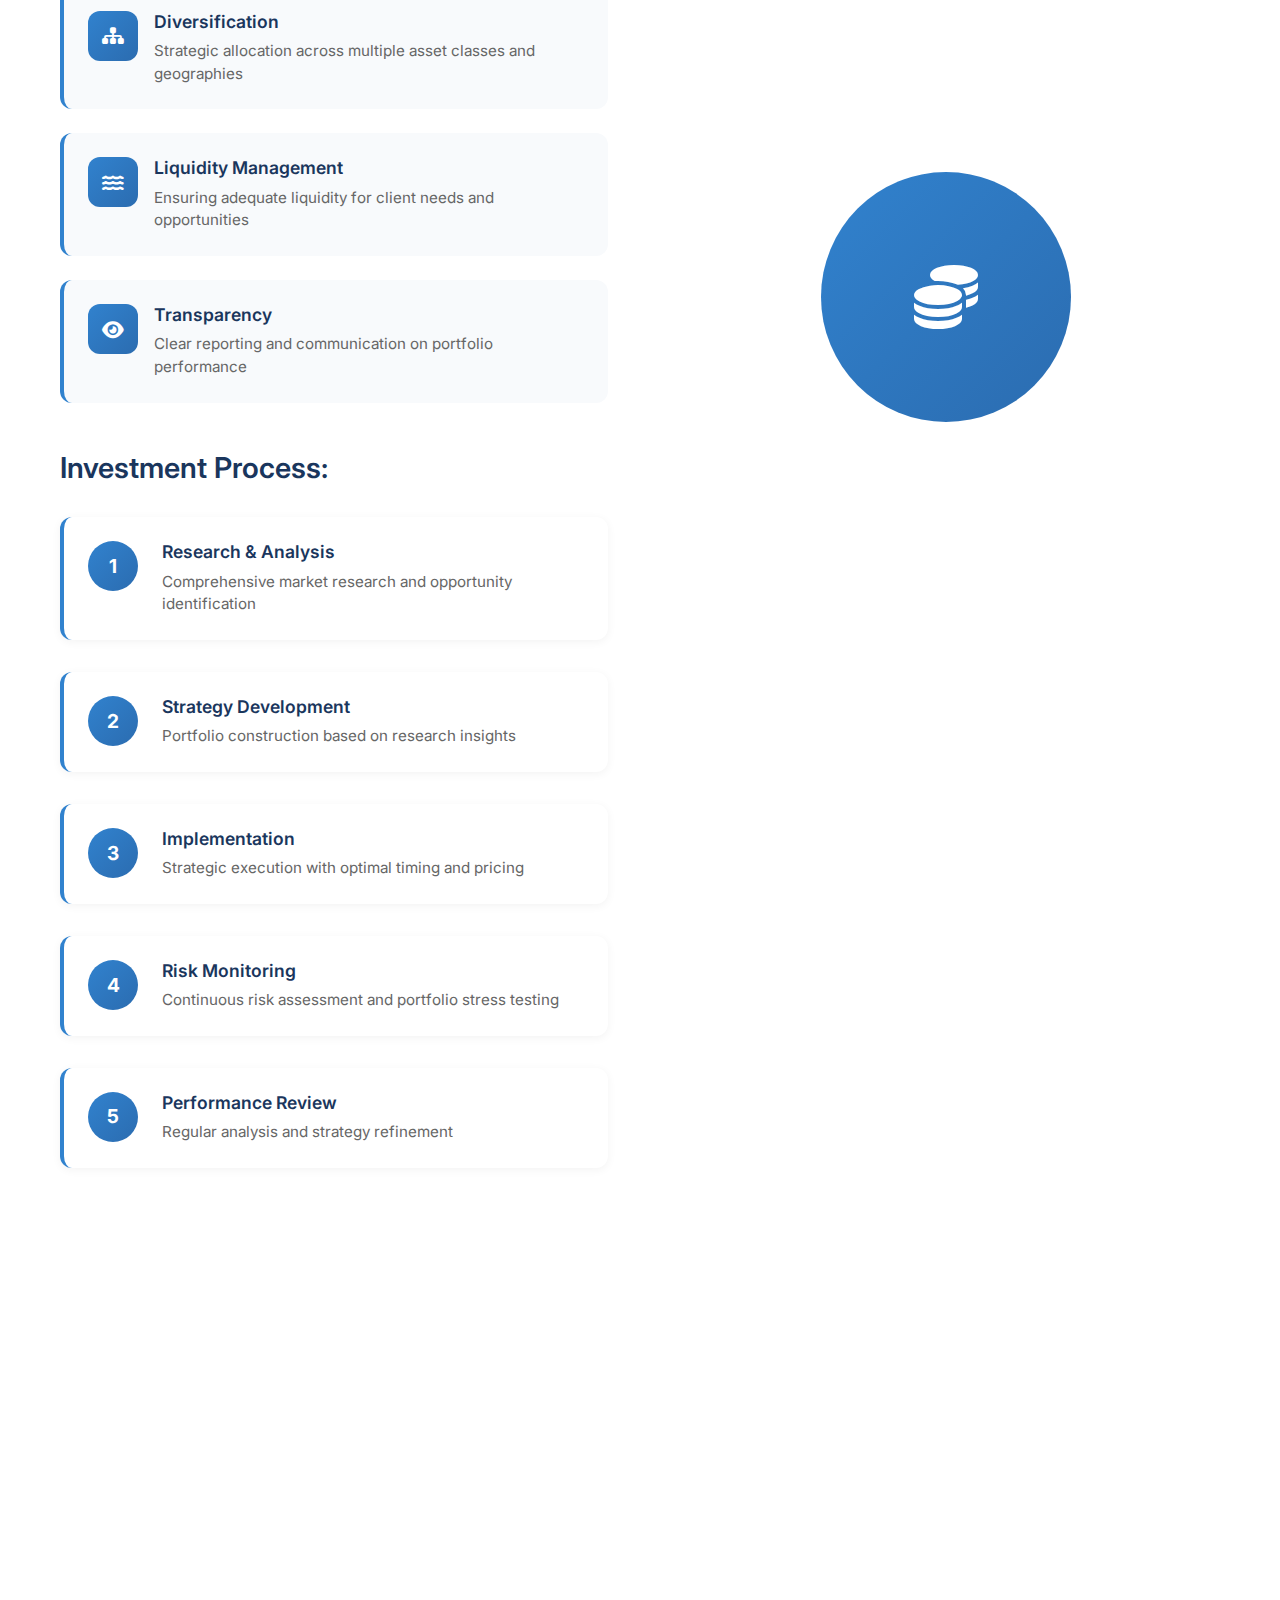
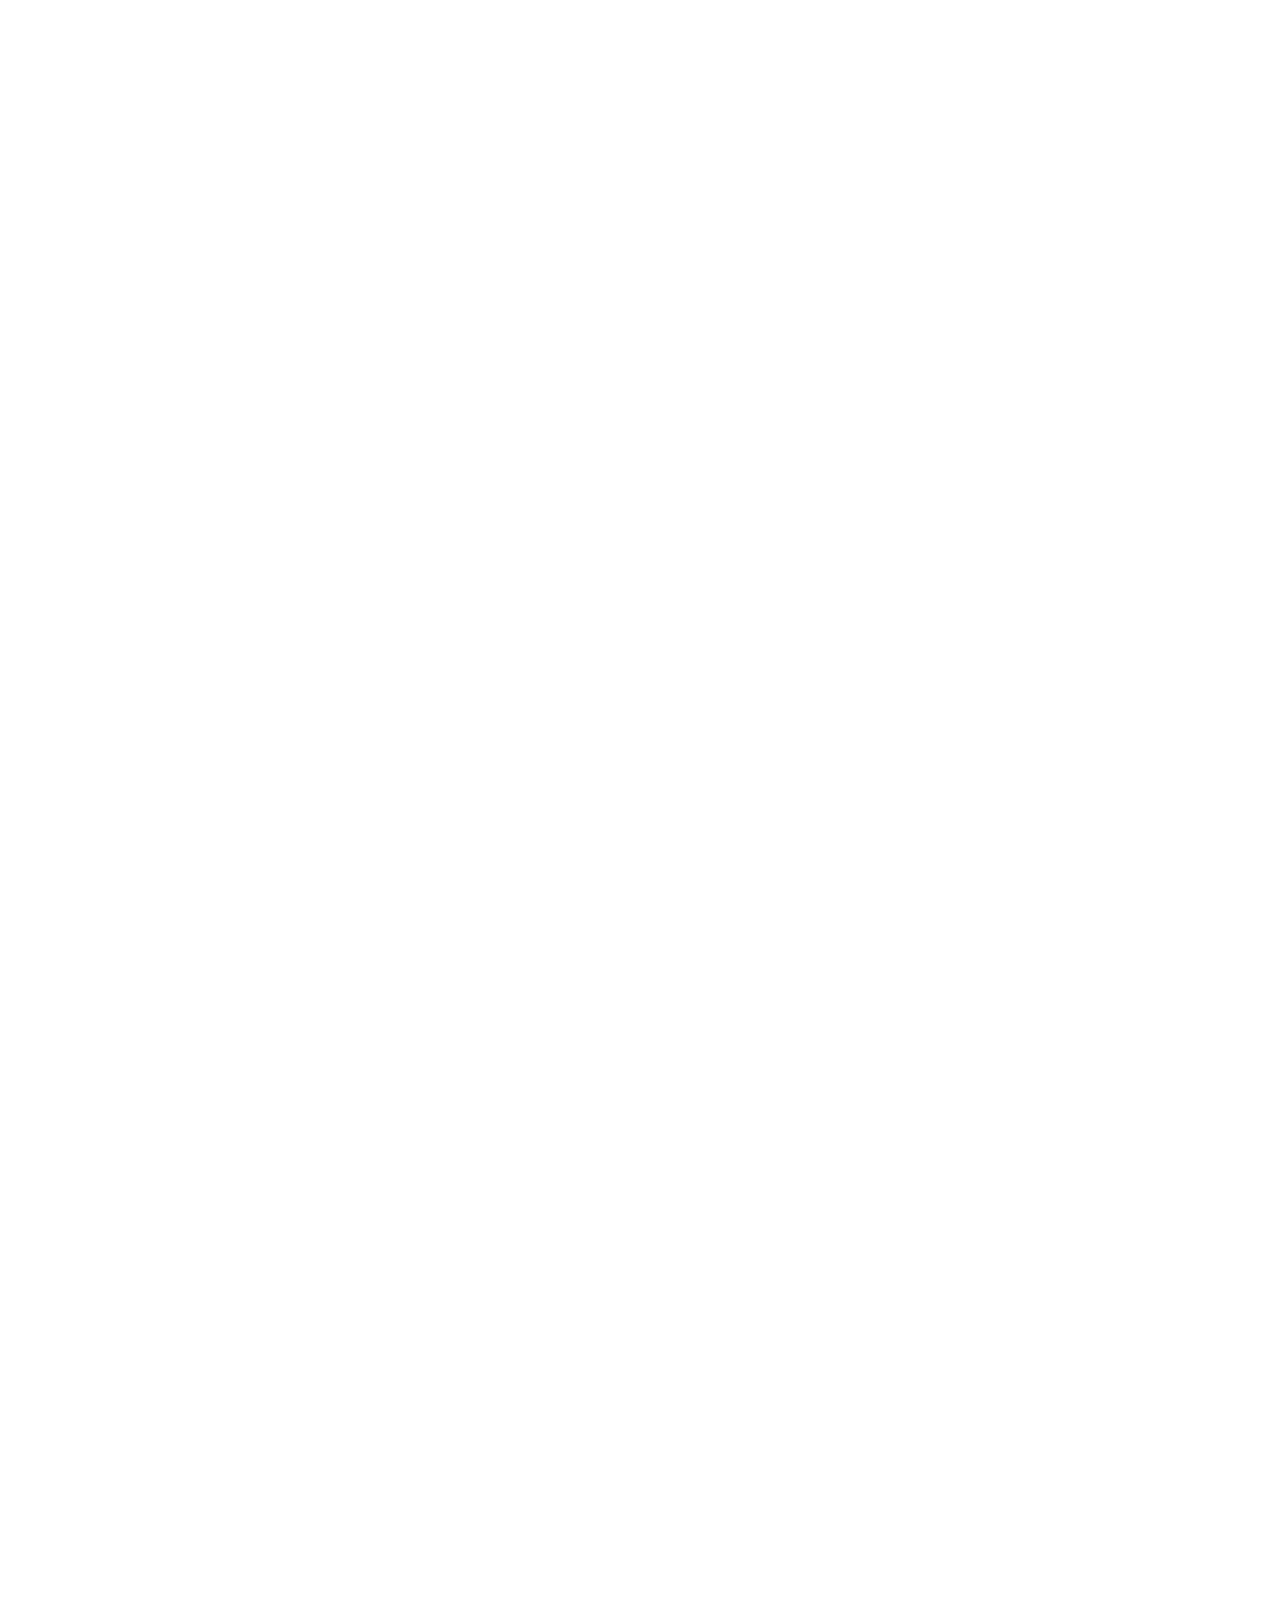
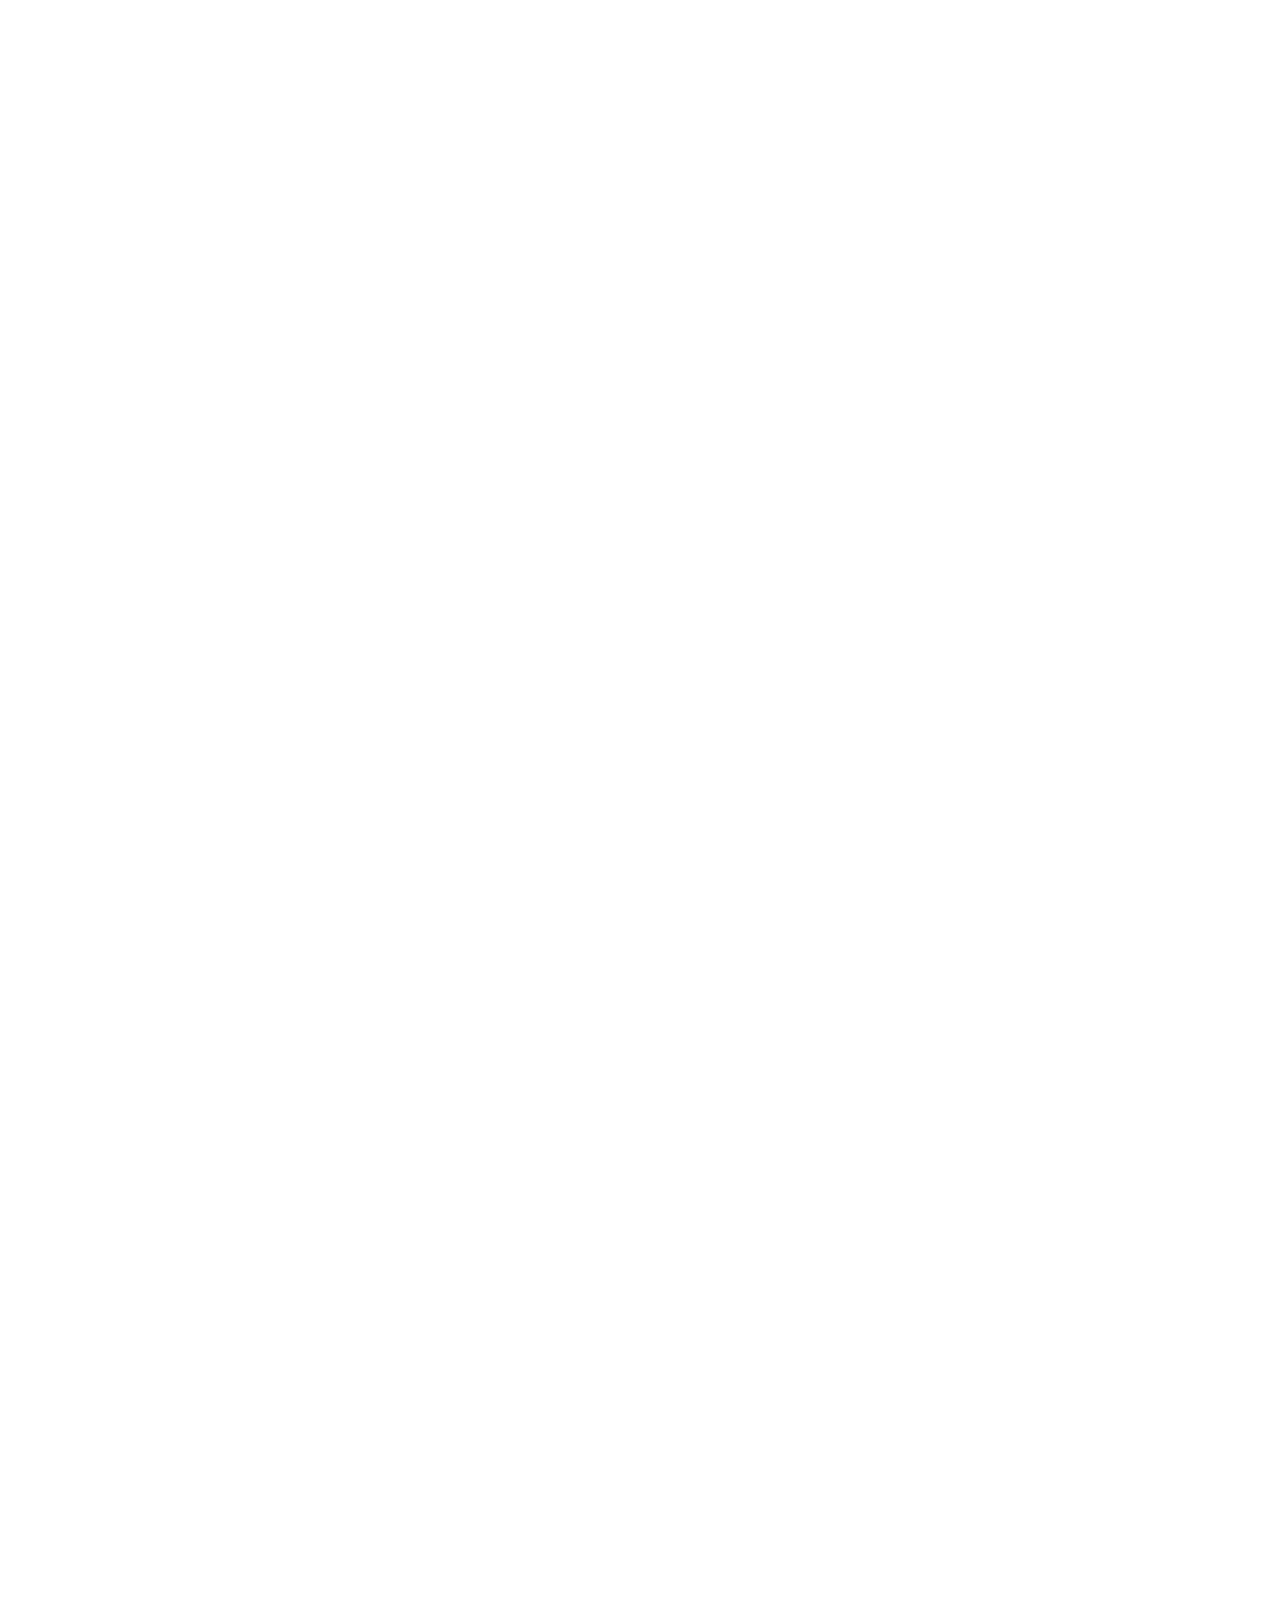
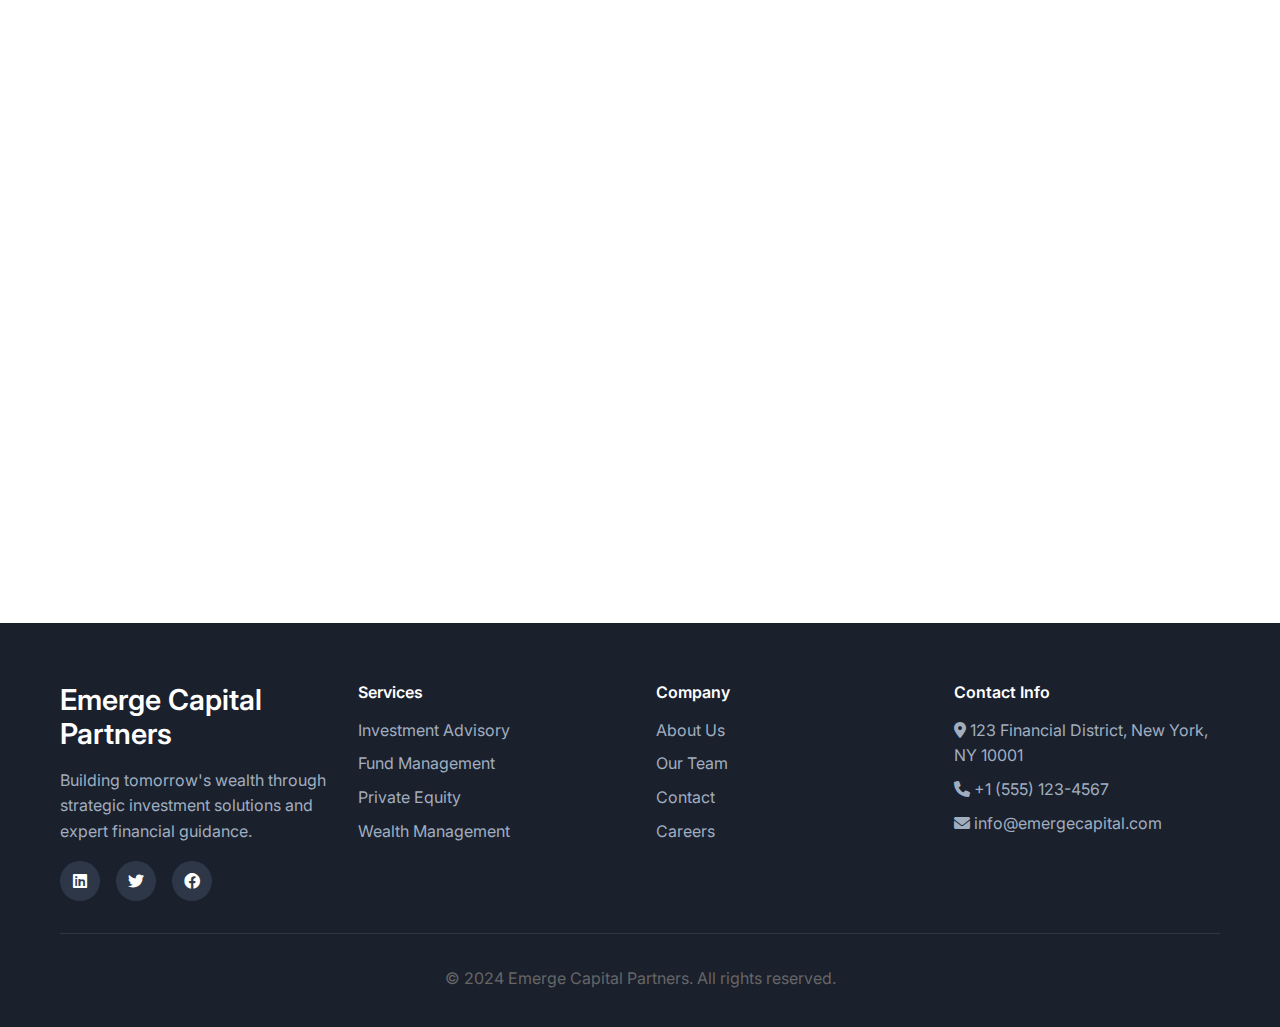
<file: fund-management.html>
<!DOCTYPE html>
<html lang="en">
<head>
    <meta charset="UTF-8">
    <meta name="viewport" content="width=device-width, initial-scale=1.0">
    <title>Fund Management - Emerge Capital Partners</title>
    <link rel="stylesheet" href="styles.css">
    <link href="https://fonts.googleapis.com/css2?family=Inter:wght@300;400;500;600;700&display=swap" rel="stylesheet">
    <link rel="stylesheet" href="https://cdnjs.cloudflare.com/ajax/libs/font-awesome/6.0.0/css/all.min.css">
</head>
<body>
    <!-- Navigation -->
    <nav class="navbar">
        <div class="nav-container">
            <div class="nav-logo">
                <h2>Emerge Capital Partners</h2>
            </div>
            <ul class="nav-menu">
                <li class="nav-item">
                    <a href="index.html" class="nav-link">Home</a>
                </li>
                <li class="nav-item">
                    <a href="about.html" class="nav-link">About</a>
                </li>
                <li class="nav-item dropdown active">
                    <a href="services.html" class="nav-link">Services <i class="fas fa-chevron-down"></i></a>
                    <ul class="dropdown-menu">
                        <li><a href="investment-advisory.html">Investment Advisory</a></li>
                        <li><a href="fund-management.html" class="active">Fund Management</a></li>
                        <li><a href="private-equity.html">Private Equity</a></li>
                        <li><a href="wealth-management.html">Wealth Management</a></li>
                        <li><a href="merchant-banking.html">Merchant Banking</a></li>
                    </ul>
                </li>
                <li class="nav-item">
                    <a href="team.html" class="nav-link">Team</a>
                </li>
                <li class="nav-item">
                    <a href="contact.html" class="nav-link">Contact</a>
                </li>
            </ul>
            <div class="hamburger">
                <span class="bar"></span>
                <span class="bar"></span>
                <span class="bar"></span>
            </div>
        </div>
    </nav>

    <!-- Page Header -->
    <section class="page-header">
        <div class="container">
            <h1>Fund Management</h1>
            <p>Professional portfolio management with diversified investment strategies and institutional-grade expertise</p>
        </div>
    </section>

    <!-- Service Overview -->
    <section class="service-overview">
        <div class="container">
            <div class="service-intro">
                <div class="intro-header">
                    <div class="intro-icon">
                        <i class="fas fa-coins"></i>
                    </div>
                    <h2>Institutional-Grade Fund Management</h2>
                </div>
                <p>Our fund management services combine institutional-grade expertise with personalized attention to deliver superior risk-adjusted returns. We manage diversified portfolios across multiple asset classes, employing sophisticated strategies to optimize performance while managing risk.</p>
                <div class="intro-stats">
                    <div class="stat-item">
                        <span class="stat-number">$2.5B+</span>
                        <span class="stat-label">Assets Under Management</span>
                    </div>
                    <div class="stat-item">
                        <span class="stat-number">25%</span>
                        <span class="stat-label">Average Annual Return</span>
                    </div>
                    <div class="stat-item">
                        <span class="stat-number">95%</span>
                        <span class="stat-label">Client Retention Rate</span>
                    </div>
                </div>
            </div>
        </div>
    </section>

    <!-- Service Details -->
    <section class="service-detail">
        <div class="container">
            <div class="service-content">
                <div class="service-text">
                    <div class="service-header">
                        <div class="service-icon">
                            <i class="fas fa-coins"></i>
                        </div>
                        <h2>Our Fund Management Approach</h2>
                    </div>
                    <p>We employ a systematic, research-driven approach to fund management that combines quantitative analysis with fundamental insights. Our strategies are designed to deliver consistent, long-term performance while adapting to changing market conditions.</p>
                    
                    <div class="principles-section">
                        <h3>Core Management Principles:</h3>
                        <div class="principles-grid">
                            <div class="principle-item">
                                <div class="principle-icon">
                                    <i class="fas fa-chart-line"></i>
                                </div>
                                <div class="principle-content">
                                    <h4>Active Management</h4>
                                    <p>Dynamic portfolio management based on market analysis and opportunities</p>
                                </div>
                            </div>
                            <div class="principle-item">
                                <div class="principle-icon">
                                    <i class="fas fa-balance-scale"></i>
                                </div>
                                <div class="principle-content">
                                    <h4>Risk-Adjusted Returns</h4>
                                    <p>Focus on maximizing returns per unit of risk taken</p>
                                </div>
                            </div>
                            <div class="principle-item">
                                <div class="principle-icon">
                                    <i class="fas fa-sitemap"></i>
                                </div>
                                <div class="principle-content">
                                    <h4>Diversification</h4>
                                    <p>Strategic allocation across multiple asset classes and geographies</p>
                                </div>
                            </div>
                            <div class="principle-item">
                                <div class="principle-icon">
                                    <i class="fas fa-water"></i>
                                </div>
                                <div class="principle-content">
                                    <h4>Liquidity Management</h4>
                                    <p>Ensuring adequate liquidity for client needs and opportunities</p>
                                </div>
                            </div>
                            <div class="principle-item">
                                <div class="principle-icon">
                                    <i class="fas fa-eye"></i>
                                </div>
                                <div class="principle-content">
                                    <h4>Transparency</h4>
                                    <p>Clear reporting and communication on portfolio performance</p>
                                </div>
                            </div>
                        </div>
                    </div>

                    <div class="process-section">
                        <h3>Investment Process:</h3>
                        <div class="process-steps">
                            <div class="process-step">
                                <div class="step-number">1</div>
                                <div class="step-content">
                                    <h4>Research & Analysis</h4>
                                    <p>Comprehensive market research and opportunity identification</p>
                                </div>
                            </div>
                            <div class="process-step">
                                <div class="step-number">2</div>
                                <div class="step-content">
                                    <h4>Strategy Development</h4>
                                    <p>Portfolio construction based on research insights</p>
                                </div>
                            </div>
                            <div class="process-step">
                                <div class="step-number">3</div>
                                <div class="step-content">
                                    <h4>Implementation</h4>
                                    <p>Strategic execution with optimal timing and pricing</p>
                                </div>
                            </div>
                            <div class="process-step">
                                <div class="step-number">4</div>
                                <div class="step-content">
                                    <h4>Risk Monitoring</h4>
                                    <p>Continuous risk assessment and portfolio stress testing</p>
                                </div>
                            </div>
                            <div class="process-step">
                                <div class="step-number">5</div>
                                <div class="step-content">
                                    <h4>Performance Review</h4>
                                    <p>Regular analysis and strategy refinement</p>
                                </div>
                            </div>
                        </div>
                    </div>
                </div>
                <div class="service-image">
                    <div class="service-graphic">
                        <i class="fas fa-coins"></i>
                    </div>
                </div>
            </div>
        </div>
    </section>

    <!-- Fund Strategies -->
    <section class="fund-strategies">
        <div class="container">
            <h2 class="section-title">Our Fund Strategies</h2>
            <div class="strategies-grid">
                <div class="strategy-card">
                    <h3>Growth Fund</h3>
                    <p>Focused on companies with above-average growth potential and strong market positions.</p>
                    <ul>
                        <li>Technology and innovation leaders</li>
                        <li>Emerging market growth companies</li>
                        <li>Disruptive business models</li>
                        <li>Target return: 15-25% annually</li>
                    </ul>
                </div>
                <div class="strategy-card">
                    <h3>Value Fund</h3>
                    <p>Seeking undervalued companies with strong fundamentals and recovery potential.</p>
                    <ul>
                        <li>Undervalued large-cap stocks</li>
                        <li>Turnaround opportunities</li>
                        <li>Distressed asset investments</li>
                        <li>Target return: 12-20% annually</li>
                    </ul>
                </div>
                <div class="strategy-card">
                    <h3>Income Fund</h3>
                    <p>Generating consistent income through dividend-paying stocks and fixed income.</p>
                    <ul>
                        <li>Dividend aristocrats</li>
                        <li>Corporate and municipal bonds</li>
                        <li>Real estate investment trusts</li>
                        <li>Target return: 8-12% annually</li>
                    </ul>
                </div>
                <div class="strategy-card">
                    <h3>Balanced Fund</h3>
                    <p>Combination of growth and income strategies with dynamic asset allocation.</p>
                    <ul>
                        <li>Multi-asset class portfolio</li>
                        <li>Dynamic risk management</li>
                        <li>Market cycle adaptation</li>
                        <li>Target return: 10-18% annually</li>
                    </ul>
                </div>
                <div class="strategy-card">
                    <h3>Alternative Fund</h3>
                    <p>Access to non-traditional investment opportunities and strategies.</p>
                    <ul>
                        <li>Private equity investments</li>
                        <li>Hedge fund strategies</li>
                        <li>Commodity and currency trading</li>
                        <li>Target return: 18-30% annually</li>
                    </ul>
                </div>
                <div class="strategy-card">
                    <h3>International Fund</h3>
                    <p>Global investment opportunities across developed and emerging markets.</p>
                    <ul>
                        <li>Developed market equities</li>
                        <li>Emerging market growth</li>
                        <li>Currency diversification</li>
                        <li>Target return: 12-22% annually</li>
                    </ul>
                </div>
            </div>
        </div>
    </section>

    <!-- Fund Features -->
    <section class="fund-features">
        <div class="container">
            <h2 class="section-title">Fund Features & Benefits</h2>
            <div class="features-grid">
                <div class="feature-card">
                    <div class="feature-icon">
                        <i class="fas fa-chart-line"></i>
                    </div>
                    <h3>Professional Management</h3>
                    <p>Experienced portfolio managers with proven track records in various market conditions.</p>
                </div>
                <div class="feature-card">
                    <div class="feature-icon">
                        <i class="fas fa-shield-alt"></i>
                    </div>
                    <h3>Risk Management</h3>
                    <p>Sophisticated risk controls and portfolio stress testing to protect capital.</p>
                </div>
                <div class="feature-card">
                    <div class="feature-icon">
                        <i class="fas fa-globe"></i>
                    </div>
                    <h3>Global Diversification</h3>
                    <p>Access to investment opportunities across multiple markets and asset classes.</p>
                </div>
                <div class="feature-card">
                    <div class="feature-icon">
                        <i class="fas fa-eye"></i>
                    </div>
                    <h3>Transparency</h3>
                    <p>Regular reporting and clear communication on portfolio performance and strategy.</p>
                </div>
                <div class="feature-card">
                    <div class="feature-icon">
                        <i class="fas fa-cogs"></i>
                    </div>
                    <h3>Advanced Technology</h3>
                    <p>State-of-the-art portfolio management and risk analysis systems.</p>
                </div>
                <div class="feature-card">
                    <div class="feature-icon">
                        <i class="fas fa-handshake"></i>
                    </div>
                    <h3>Personalized Service</h3>
                    <p>Dedicated relationship management and customized investment solutions.</p>
                </div>
            </div>
        </div>
    </section>

    <!-- Performance Highlights -->
    <section class="performance-highlights">
        <div class="container">
            <h2 class="section-title">Performance Highlights</h2>
            <div class="performance-grid">
                <div class="performance-card">
                    <div class="performance-number">25%</div>
                    <div class="performance-label">Average Annual Return</div>
                    <div class="performance-period">Over 15 Years</div>
                </div>
                <div class="performance-card">
                    <div class="performance-number">$2.5B+</div>
                    <div class="performance-label">Assets Under Management</div>
                    <div class="performance-period">Across All Strategies</div>
                </div>
                <div class="performance-card">
                    <div class="performance-number">95%</div>
                    <div class="performance-label">Client Retention Rate</div>
                    <div class="performance-period">Long-term Relationships</div>
                </div>
                <div class="performance-card">
                    <div class="performance-number">0.85</div>
                    <div class="performance-label">Sharpe Ratio</div>
                    <div class="performance-period">Risk-Adjusted Returns</div>
                </div>
            </div>
        </div>
    </section>

    <!-- Fund Types -->
    <section class="fund-types">
        <div class="container">
            <h2 class="section-title">Fund Types & Minimums</h2>
            <div class="fund-types-grid">
                <div class="fund-type-card">
                    <h3>Individual Managed Accounts</h3>
                    <div class="fund-details">
                        <p><strong>Minimum Investment:</strong> $500,000</p>
                        <p><strong>Fee Structure:</strong> 1.0% - 1.5% annually</p>
                        <p><strong>Customization:</strong> Fully personalized strategy</p>
                        <p><strong>Reporting:</strong> Monthly statements</p>
                    </div>
                </div>
                <div class="fund-type-card">
                    <h3>Pooled Investment Funds</h3>
                    <div class="fund-details">
                        <p><strong>Minimum Investment:</strong> $100,000</p>
                        <p><strong>Fee Structure:</strong> 0.75% - 1.25% annually</p>
                        <p><strong>Customization:</strong> Strategy-based allocation</p>
                        <p><strong>Reporting:</strong> Quarterly statements</p>
                    </div>
                </div>
                <div class="fund-type-card">
                    <h3>Institutional Funds</h3>
                    <div class="fund-details">
                        <p><strong>Minimum Investment:</strong> $5,000,000</p>
                        <p><strong>Fee Structure:</strong> 0.5% - 1.0% annually</p>
                        <p><strong>Customization:</strong> Bespoke solutions</p>
                        <p><strong>Reporting:</strong> Custom frequency</p>
                    </div>
                </div>
            </div>
        </div>
    </section>

    <!-- Why Choose Our Funds -->
    <section class="why-choose-funds">
        <div class="container">
            <h2 class="section-title">Why Choose Our Fund Management?</h2>
            <div class="reasons-grid">
                <div class="reason-item">
                    <div class="reason-icon">
                        <i class="fas fa-trophy"></i>
                    </div>
                    <h3>Proven Track Record</h3>
                    <p>15+ years of consistent outperformance across multiple market cycles and economic conditions.</p>
                </div>
                <div class="reason-item">
                    <div class="reason-icon">
                        <i class="fas fa-users"></i>
                    </div>
                    <h3>Expert Team</h3>
                    <p>Portfolio managers with experience from top-tier investment firms and financial institutions.</p>
                </div>
                <div class="reason-item">
                    <div class="reason-icon">
                        <i class="fas fa-chart-pie"></i>
                    </div>
                    <h3>Diversified Strategies</h3>
                    <p>Multiple investment strategies to meet various risk tolerance and return objectives.</p>
                </div>
                <div class="reason-item">
                    <div class="reason-icon">
                        <i class="fas fa-lock"></i>
                    </div>
                    <h3>Risk Management</h3>
                    <p>Sophisticated risk controls and portfolio protection strategies to preserve capital.</p>
                </div>
            </div>
        </div>
    </section>

    <!-- CTA Section -->
    <section class="cta">
        <div class="container">
            <div class="cta-content">
                <h2>Ready to Access Professional Fund Management?</h2>
                <p>Let our expert portfolio managers help you achieve your investment goals with institutional-grade fund management services.</p>
                <a href="contact.html" class="btn btn-primary">Schedule a Consultation</a>
            </div>
        </div>
    </section>

    <!-- Footer -->
    <footer class="footer">
        <div class="container">
            <div class="footer-content">
                <div class="footer-section">
                    <h3>Emerge Capital Partners</h3>
                    <p>Building tomorrow's wealth through strategic investment solutions and expert financial guidance.</p>
                    <div class="social-links">
                        <a href="#"><i class="fab fa-linkedin"></i></a>
                        <a href="#"><i class="fab fa-twitter"></i></a>
                        <a href="#"><i class="fab fa-facebook"></i></a>
                    </div>
                </div>
                <div class="footer-section">
                    <h4>Services</h4>
                    <ul>
                        <li><a href="investment-advisory.html">Investment Advisory</a></li>
                        <li><a href="fund-management.html">Fund Management</a></li>
                        <li><a href="private-equity.html">Private Equity</a></li>
                        <li><a href="wealth-management.html">Wealth Management</a></li>
                    </ul>
                </div>
                <div class="footer-section">
                    <h4>Company</h4>
                    <ul>
                        <li><a href="about.html">About Us</a></li>
                        <li><a href="team.html">Our Team</a></li>
                        <li><a href="contact.html">Contact</a></li>
                        <li><a href="#">Careers</a></li>
                    </ul>
                </div>
                <div class="footer-section">
                    <h4>Contact Info</h4>
                    <p><i class="fas fa-map-marker-alt"></i> 123 Financial District, New York, NY 10001</p>
                    <p><i class="fas fa-phone"></i> +1 (555) 123-4567</p>
                    <p><i class="fas fa-envelope"></i> info@emergecapital.com</p>
                </div>
            </div>
            <div class="footer-bottom">
                <p>&copy; 2024 Emerge Capital Partners. All rights reserved.</p>
            </div>
        </div>
    </footer>

    <script src="script.js"></script>
</body>
</html>
</file>
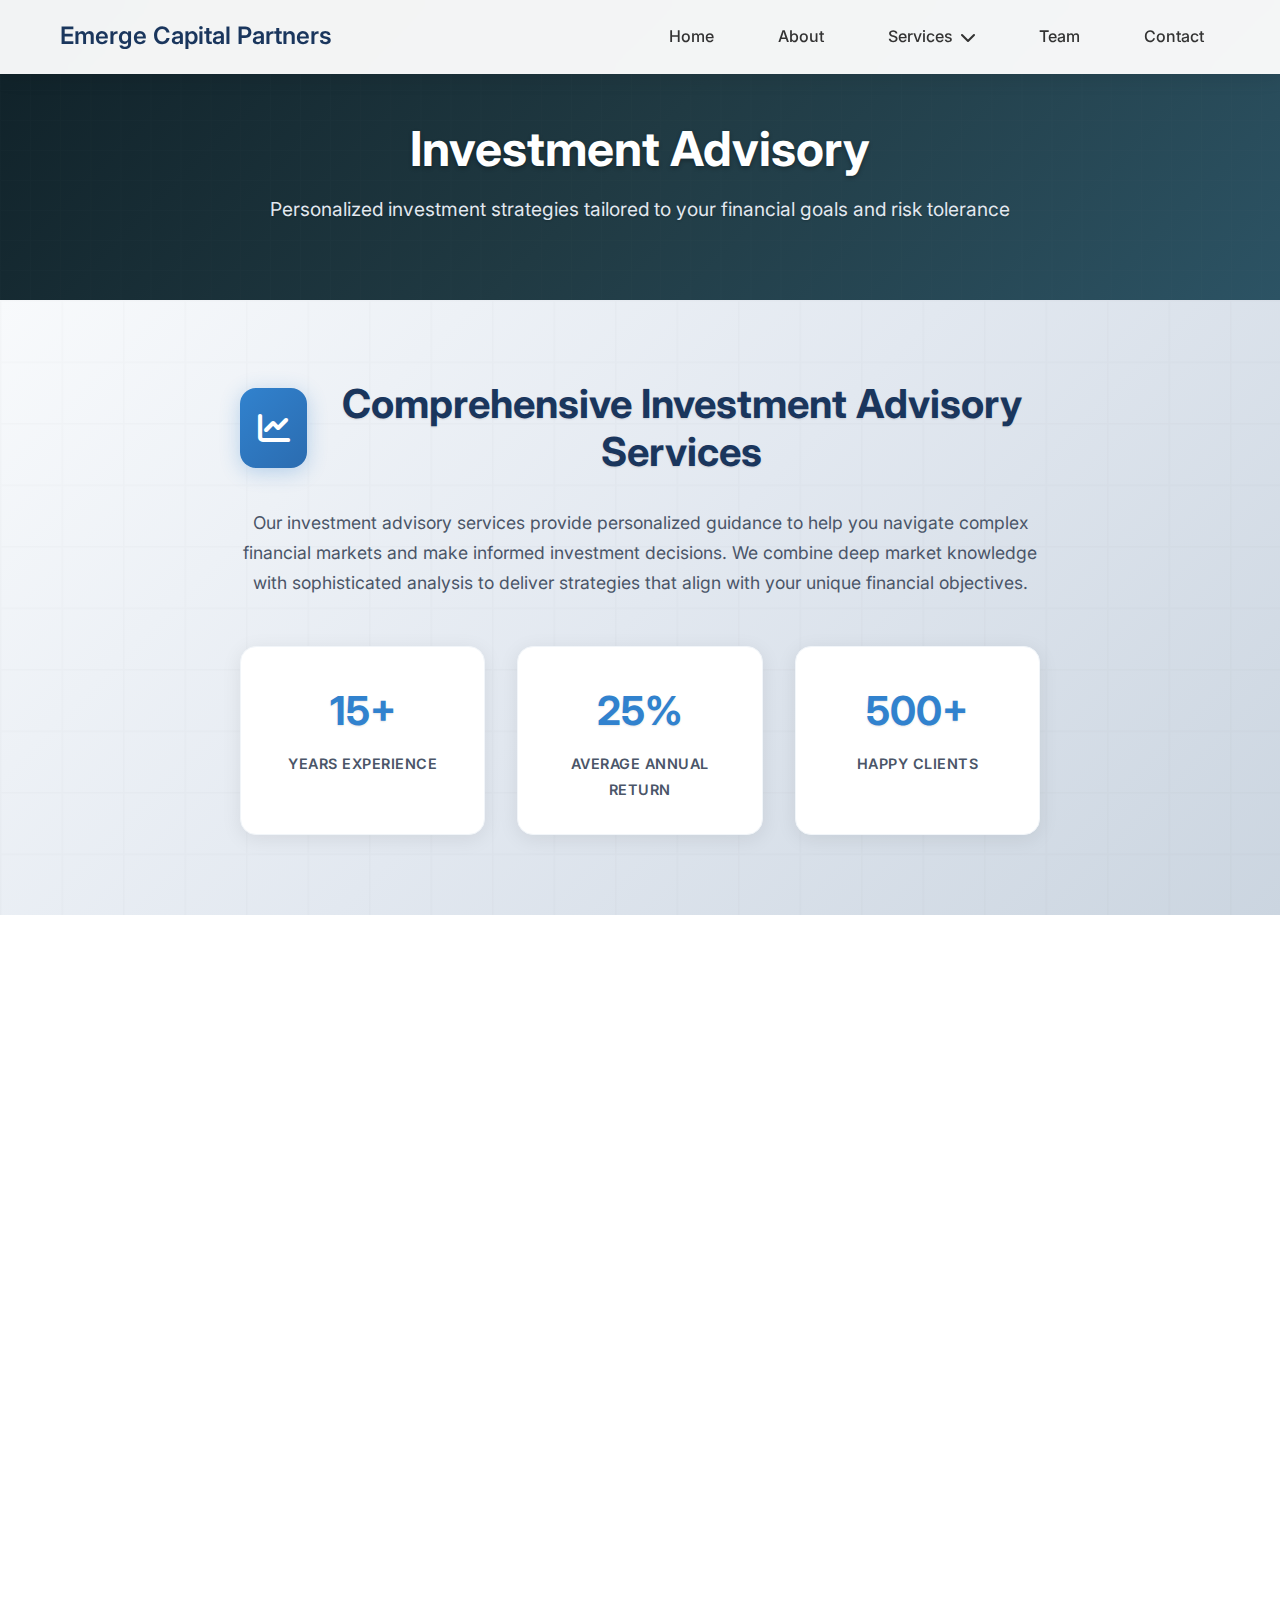
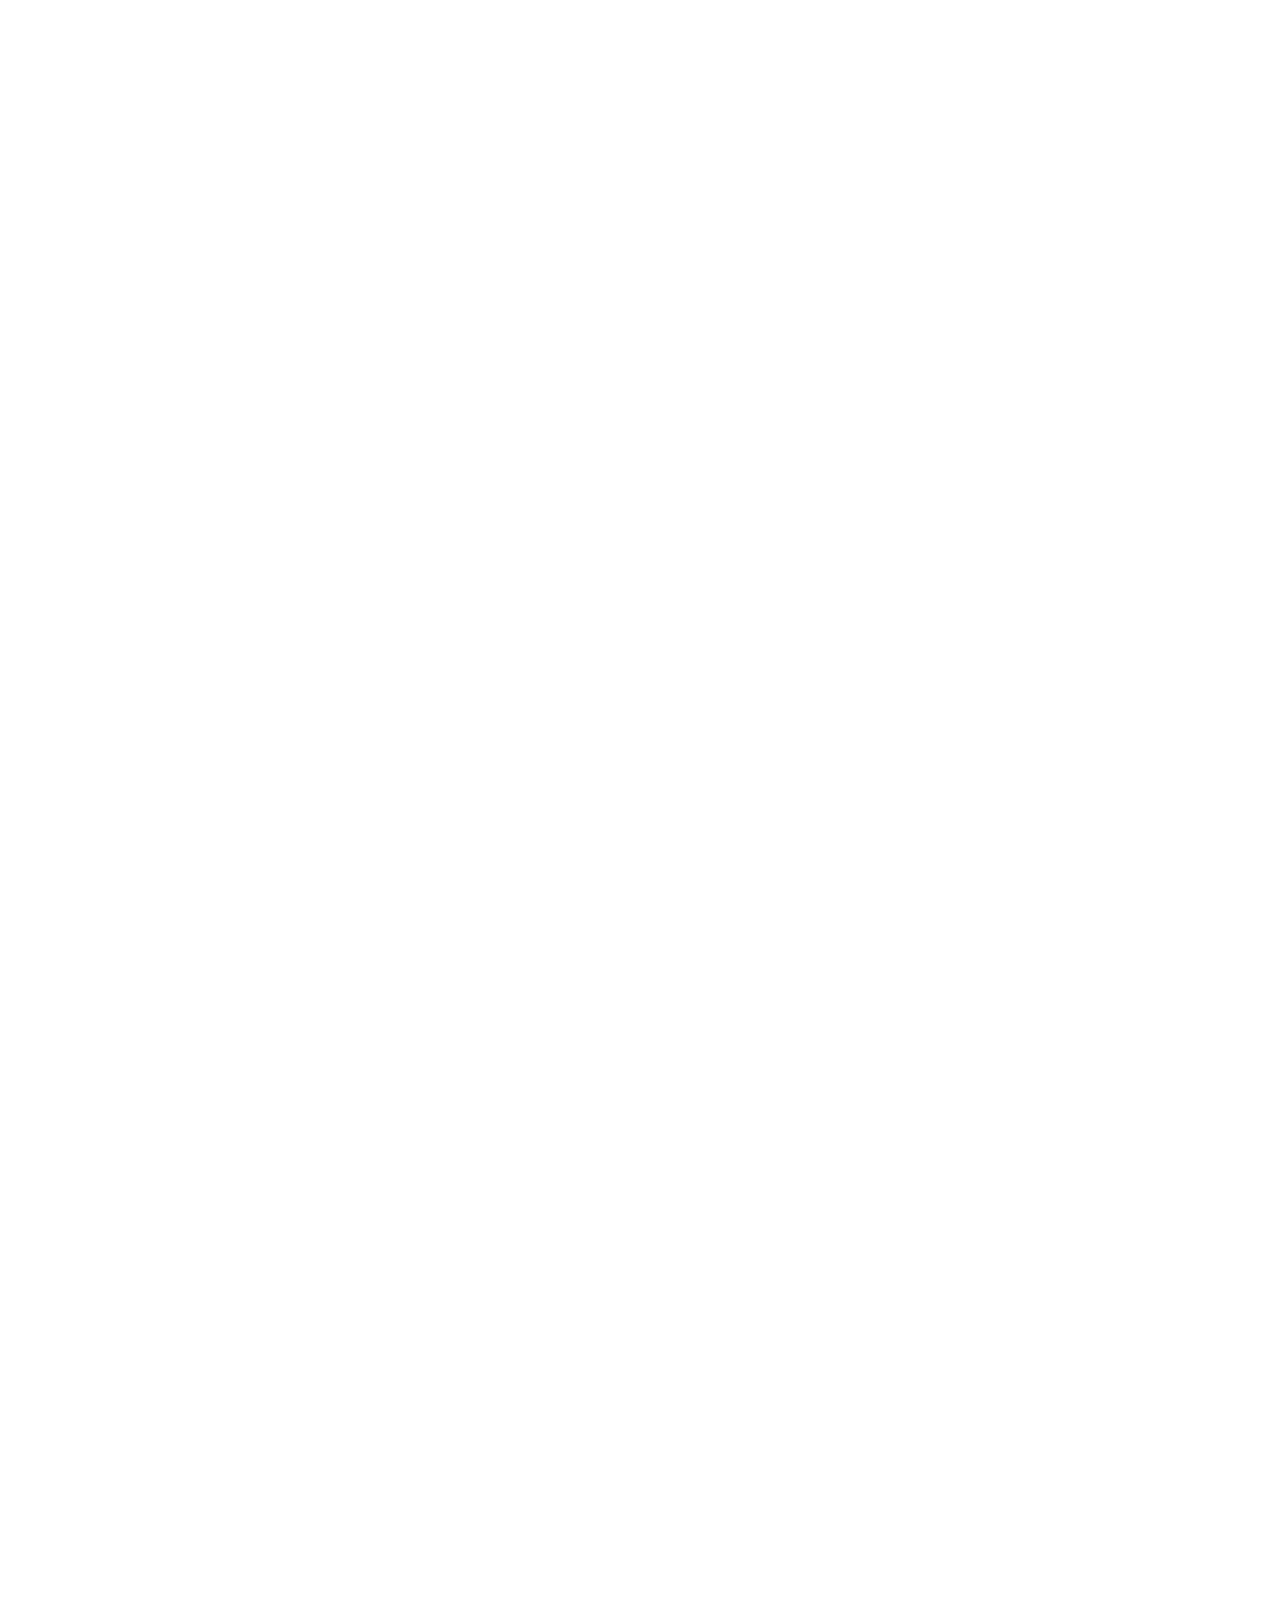
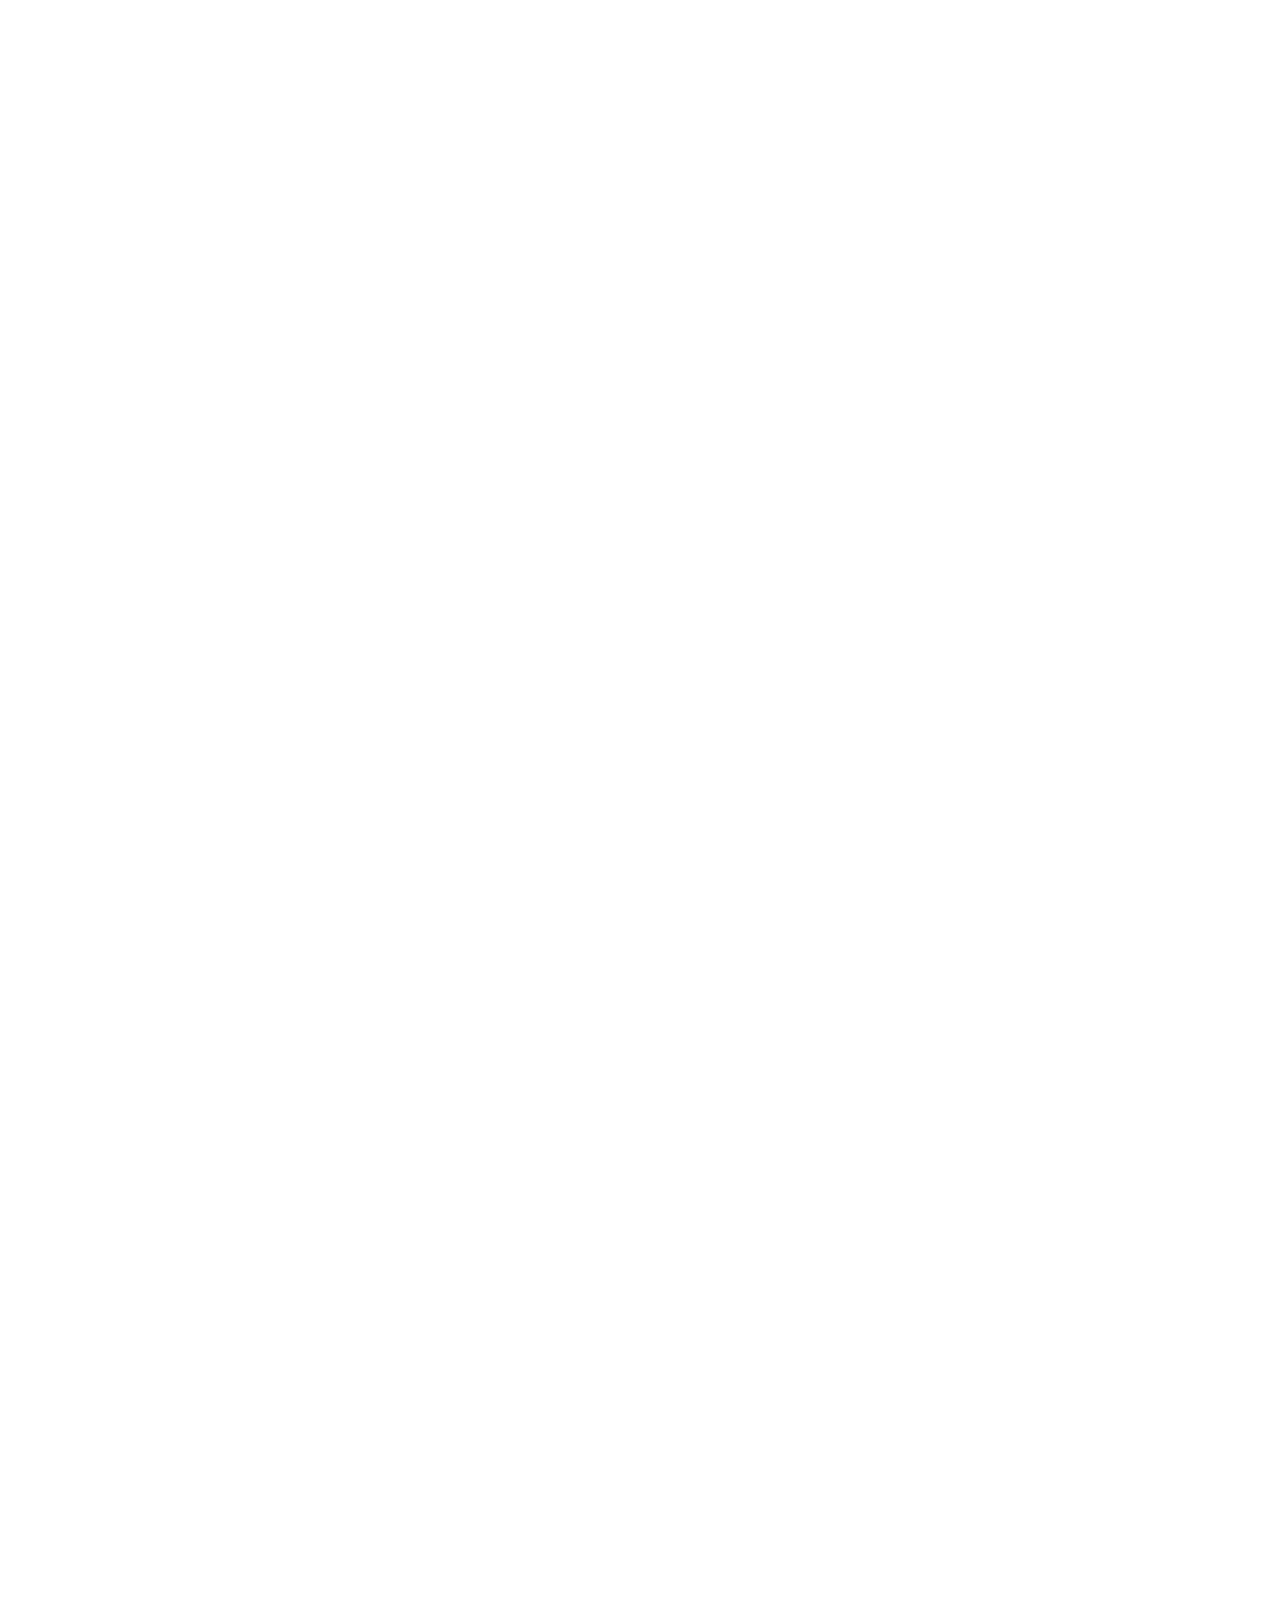
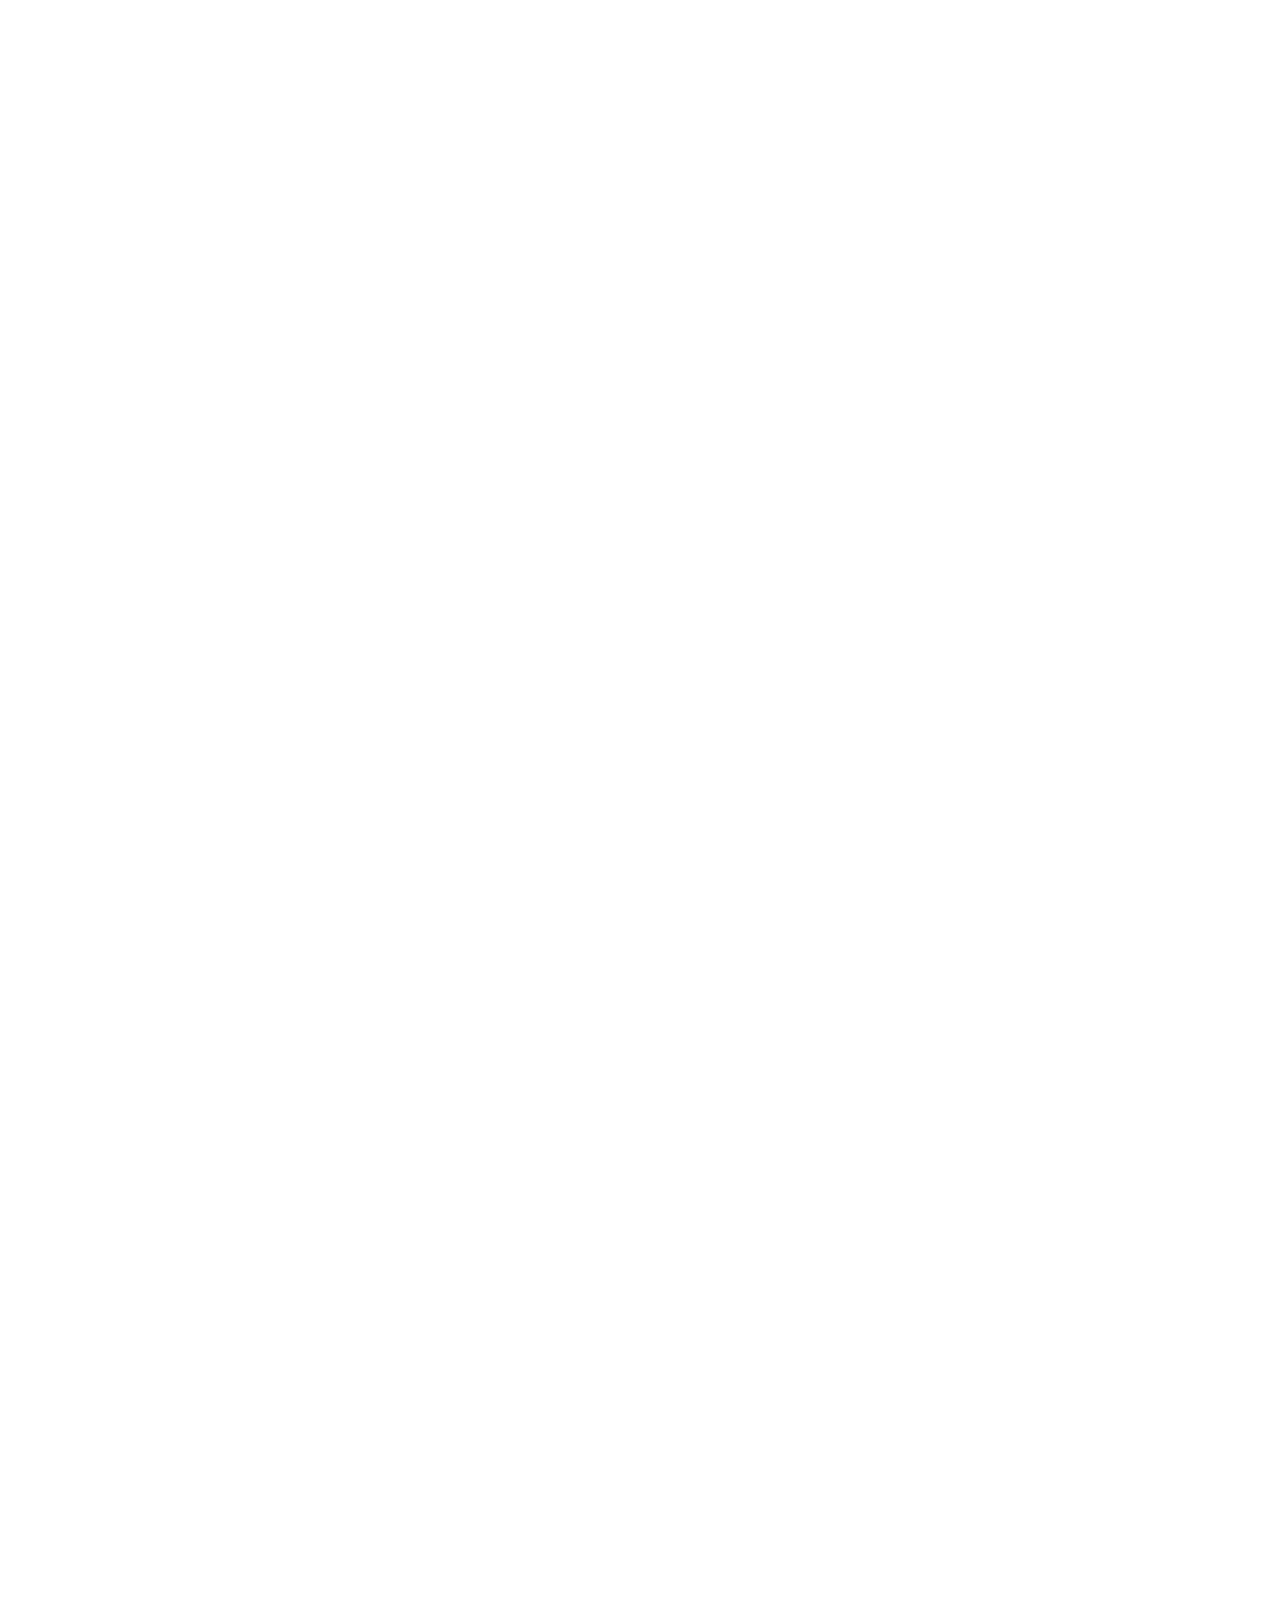
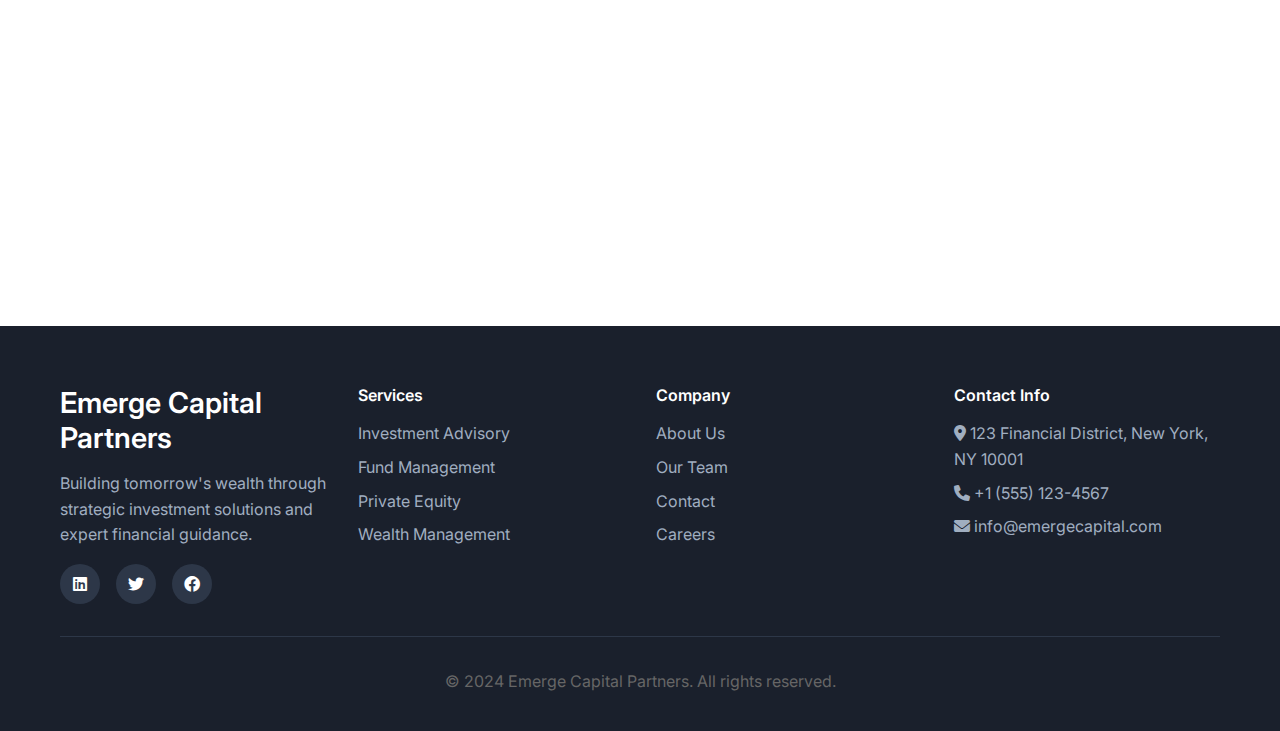
<file: investment-advisory.html>
<!DOCTYPE html>
<html lang="en">
<head>
    <meta charset="UTF-8">
    <meta name="viewport" content="width=device-width, initial-scale=1.0">
    <title>Investment Advisory - Emerge Capital Partners</title>
    <link rel="stylesheet" href="styles.css">
    <link href="https://fonts.googleapis.com/css2?family=Inter:wght@300;400;500;600;700&display=swap" rel="stylesheet">
    <link rel="stylesheet" href="https://cdnjs.cloudflare.com/ajax/libs/font-awesome/6.0.0/css/all.min.css">
</head>
<body>
    <!-- Navigation -->
    <nav class="navbar">
        <div class="nav-container">
            <div class="nav-logo">
                <h2>Emerge Capital Partners</h2>
            </div>
            <ul class="nav-menu">
                <li class="nav-item">
                    <a href="index.html" class="nav-link">Home</a>
                </li>
                <li class="nav-item">
                    <a href="about.html" class="nav-link">About</a>
                </li>
                <li class="nav-item dropdown active">
                    <a href="services.html" class="nav-link">Services <i class="fas fa-chevron-down"></i></a>
                    <ul class="dropdown-menu">
                        <li><a href="investment-advisory.html" class="active">Investment Advisory</a></li>
                        <li><a href="fund-management.html">Fund Management</a></li>
                        <li><a href="private-equity.html">Private Equity</a></li>
                        <li><a href="wealth-management.html">Wealth Management</a></li>
                        <li><a href="merchant-banking.html">Merchant Banking</a></li>
                    </ul>
                </li>
                <li class="nav-item">
                    <a href="team.html" class="nav-link">Team</a>
                </li>
                <li class="nav-item">
                    <a href="contact.html" class="nav-link">Contact</a>
                </li>
            </ul>
            <div class="hamburger">
                <span class="bar"></span>
                <span class="bar"></span>
                <span class="bar"></span>
            </div>
        </div>
    </nav>

    <!-- Page Header -->
    <section class="page-header">
        <div class="container">
            <h1>Investment Advisory</h1>
            <p>Personalized investment strategies tailored to your financial goals and risk tolerance</p>
        </div>
    </section>

    <!-- Service Overview -->
    <section class="service-overview">
        <div class="container">
            <div class="service-intro">
                <div class="intro-header">
                    <div class="intro-icon">
                        <i class="fas fa-chart-line"></i>
                    </div>
                    <h2>Comprehensive Investment Advisory Services</h2>
                </div>
                <p>Our investment advisory services provide personalized guidance to help you navigate complex financial markets and make informed investment decisions. We combine deep market knowledge with sophisticated analysis to deliver strategies that align with your unique financial objectives.</p>
                <div class="intro-stats">
                    <div class="stat-item">
                        <span class="stat-number">15+</span>
                        <span class="stat-label">Years Experience</span>
                    </div>
                    <div class="stat-item">
                        <span class="stat-number">25%</span>
                        <span class="stat-label">Average Annual Return</span>
                    </div>
                    <div class="stat-item">
                        <span class="stat-number">500+</span>
                        <span class="stat-label">Happy Clients</span>
                    </div>
                </div>
            </div>
        </div>
    </section>

    <!-- Service Details -->
    <section class="service-detail">
        <div class="container">
            <div class="service-content">
                <div class="service-text">
                    <div class="service-header">
                        <div class="service-icon">
                            <i class="fas fa-chart-pie"></i>
                        </div>
                        <h2>Our Investment Approach</h2>
                    </div>
                    <p>We believe in a disciplined, long-term approach to investing that focuses on fundamental analysis, diversification, and risk management. Our strategies are designed to weather market volatility while pursuing consistent, sustainable returns.</p>
                    
                    <div class="principles-section">
                        <h3>Core Investment Principles:</h3>
                        <div class="principles-grid">
                            <div class="principle-item">
                                <div class="principle-icon">
                                    <i class="fas fa-search"></i>
                                </div>
                                <div class="principle-content">
                                    <h4>Fundamental Analysis</h4>
                                    <p>Deep research into company fundamentals, industry trends, and economic factors</p>
                                </div>
                            </div>
                            <div class="principle-item">
                                <div class="principle-icon">
                                    <i class="fas fa-shield-alt"></i>
                                </div>
                                <div class="principle-content">
                                    <h4>Risk Management</h4>
                                    <p>Comprehensive risk assessment and mitigation strategies</p>
                                </div>
                            </div>
                            <div class="principle-item">
                                <div class="principle-icon">
                                    <i class="fas fa-sitemap"></i>
                                </div>
                                <div class="principle-content">
                                    <h4>Diversification</h4>
                                    <p>Strategic asset allocation across multiple asset classes and geographies</p>
                                </div>
                            </div>
                            <div class="principle-item">
                                <div class="principle-icon">
                                    <i class="fas fa-clock"></i>
                                </div>
                                <div class="principle-content">
                                    <h4>Long-term Perspective</h4>
                                    <p>Focus on sustainable wealth creation over market timing</p>
                                </div>
                            </div>
                            <div class="principle-item">
                                <div class="principle-icon">
                                    <i class="fas fa-calculator"></i>
                                </div>
                                <div class="principle-content">
                                    <h4>Tax Efficiency</h4>
                                    <p>Optimization of investment strategies for tax implications</p>
                                </div>
                            </div>
                        </div>
                    </div>

                    <div class="process-section">
                        <h3>Investment Process:</h3>
                        <div class="process-steps">
                            <div class="process-step">
                                <div class="step-number">1</div>
                                <div class="step-content">
                                    <h4>Discovery & Goal Setting</h4>
                                    <p>Understanding your financial objectives, risk tolerance, and time horizon</p>
                                </div>
                            </div>
                            <div class="process-step">
                                <div class="step-number">2</div>
                                <div class="step-content">
                                    <h4>Portfolio Analysis</h4>
                                    <p>Comprehensive review of current investments and opportunities</p>
                                </div>
                            </div>
                            <div class="process-step">
                                <div class="step-number">3</div>
                                <div class="step-content">
                                    <h4>Strategy Development</h4>
                                    <p>Customized investment plan aligned with your goals</p>
                                </div>
                            </div>
                            <div class="process-step">
                                <div class="step-number">4</div>
                                <div class="step-content">
                                    <h4>Implementation</h4>
                                    <p>Strategic execution of investment decisions</p>
                                </div>
                            </div>
                            <div class="process-step">
                                <div class="step-number">5</div>
                                <div class="step-content">
                                    <h4>Ongoing Monitoring</h4>
                                    <p>Regular portfolio reviews and rebalancing</p>
                                </div>
                            </div>
                        </div>
                    </div>
                </div>
                <div class="service-image">
                    <div class="service-graphic">
                        <i class="fas fa-chart-line"></i>
                    </div>
                </div>
            </div>
        </div>
    </section>

    <!-- Service Offerings -->
    <section class="service-offerings">
        <div class="container">
            <h2 class="section-title">What We Offer</h2>
            <div class="offerings-grid">
                <div class="offering-card">
                    <div class="offering-icon">
                        <i class="fas fa-search"></i>
                    </div>
                    <h3>Portfolio Analysis & Optimization</h3>
                    <p>Comprehensive review of your current portfolio with recommendations for optimization, risk reduction, and performance enhancement.</p>
                </div>
                <div class="offering-card">
                    <div class="offering-icon">
                        <i class="fas fa-balance-scale"></i>
                    </div>
                    <h3>Asset Allocation Strategies</h3>
                    <p>Strategic allocation across asset classes including equities, fixed income, alternatives, and international investments.</p>
                </div>
                <div class="offering-card">
                    <div class="offering-icon">
                        <i class="fas fa-shield-alt"></i>
                    </div>
                    <h3>Risk Management & Assessment</h3>
                    <p>Advanced risk modeling and stress testing to ensure your portfolio can withstand various market conditions.</p>
                </div>
                <div class="offering-card">
                    <div class="offering-icon">
                        <i class="fas fa-chart-bar"></i>
                    </div>
                    <h3>Market Research & Insights</h3>
                    <p>Access to proprietary research, market analysis, and economic insights from our expert team.</p>
                </div>
                <div class="offering-card">
                    <div class="offering-icon">
                        <i class="fas fa-sync-alt"></i>
                    </div>
                    <h3>Portfolio Reviews & Rebalancing</h3>
                    <p>Regular portfolio monitoring and strategic rebalancing to maintain optimal asset allocation.</p>
                </div>
                <div class="offering-card">
                    <div class="offering-icon">
                        <i class="fas fa-calculator"></i>
                    </div>
                    <h3>Tax-Efficient Strategies</h3>
                    <p>Tax-aware investment strategies to maximize after-tax returns and minimize tax liabilities.</p>
                </div>
            </div>
        </div>
    </section>

    <!-- Investment Strategies -->
    <section class="investment-strategies">
        <div class="container">
            <h2 class="section-title">Investment Strategies</h2>
            <div class="strategies-grid">
                <div class="strategy-card">
                    <h3>Growth Investing</h3>
                    <p>Focus on companies with above-average growth potential, typically in emerging industries or with innovative business models.</p>
                    <ul>
                        <li>Technology and innovation sectors</li>
                        <li>Emerging market opportunities</li>
                        <li>Small to mid-cap growth companies</li>
                    </ul>
                </div>
                <div class="strategy-card">
                    <h3>Value Investing</h3>
                    <p>Seeking undervalued companies trading below their intrinsic value, often with strong fundamentals and recovery potential.</p>
                    <ul>
                        <li>Undervalued large-cap stocks</li>
                        <li>Distressed asset opportunities</li>
                        <li>Turnaround situations</li>
                    </ul>
                </div>
                <div class="strategy-card">
                    <h3>Income Investing</h3>
                    <p>Focus on generating consistent income through dividend-paying stocks, bonds, and other income-generating assets.</p>
                    <ul>
                        <li>Dividend aristocrats</li>
                        <li>Corporate and municipal bonds</li>
                        <li>Real estate investment trusts (REITs)</li>
                    </ul>
                </div>
                <div class="strategy-card">
                    <h3>Balanced Approach</h3>
                    <p>Combination of growth and income strategies with dynamic asset allocation based on market conditions.</p>
                    <ul>
                        <li>Multi-asset class portfolios</li>
                        <li>Dynamic risk management</li>
                        <li>Market cycle adaptation</li>
                    </ul>
                </div>
            </div>
        </div>
    </section>

    <!-- Why Choose Our Advisory -->
    <section class="why-choose-advisory">
        <div class="container">
            <h2 class="section-title">Why Choose Our Investment Advisory?</h2>
            <div class="reasons-grid">
                <div class="reason-item">
                    <div class="reason-icon">
                        <i class="fas fa-user-tie"></i>
                    </div>
                    <h3>Expert Team</h3>
                    <p>Our investment advisors bring decades of combined experience from top-tier financial institutions and investment firms.</p>
                </div>
                <div class="reason-item">
                    <div class="reason-icon">
                        <i class="fas fa-chart-line"></i>
                    </div>
                    <h3>Proven Track Record</h3>
                    <p>15+ years of consistent performance with an average annual return of 25% across our investment strategies.</p>
                </div>
                <div class="reason-item">
                    <div class="reason-icon">
                        <i class="fas fa-cogs"></i>
                    </div>
                    <h3>Advanced Technology</h3>
                    <p>State-of-the-art portfolio management tools and risk analysis systems for optimal decision-making.</p>
                </div>
                <div class="reason-item">
                    <div class="reason-icon">
                        <i class="fas fa-heart"></i>
                    </div>
                    <h3>Personalized Service</h3>
                    <p>Every client receives dedicated attention with customized investment solutions tailored to their specific needs.</p>
                </div>
            </div>
        </div>
    </section>

    <!-- Client Success Stories -->
    <section class="client-stories">
        <div class="container">
            <h2 class="section-title">Client Success Stories</h2>
            <div class="stories-grid">
                <div class="story-card">
                    <div class="story-content">
                        <p>"Emerge Capital Partners transformed our investment approach. Their strategic guidance helped us achieve our retirement goals five years ahead of schedule."</p>
                        <div class="story-author">
                            <strong>Sarah & Michael Johnson</strong>
                            <span>Retirement Planning Clients</span>
                        </div>
                    </div>
                </div>
                <div class="story-card">
                    <div class="story-content">
                        <p>"The team's expertise in risk management protected our portfolio during market volatility while maintaining strong returns."</p>
                        <div class="story-author">
                            <strong>David Chen</strong>
                            <span>High Net Worth Individual</span>
                        </div>
                    </div>
                </div>
                <div class="story-card">
                    <div class="story-content">
                        <p>"Their tax-efficient strategies saved us significant money while growing our wealth consistently over the years."</p>
                        <div class="story-author">
                            <strong>Maria Rodriguez</strong>
                            <span>Business Owner</span>
                        </div>
                    </div>
                </div>
            </div>
        </div>
    </section>

    <!-- CTA Section -->
    <section class="cta">
        <div class="container">
            <div class="cta-content">
                <h2>Ready to Optimize Your Investment Strategy?</h2>
                <p>Let our expert investment advisors help you build a portfolio that aligns with your financial goals and risk tolerance.</p>
                <a href="contact.html" class="btn btn-primary">Schedule a Consultation</a>
            </div>
        </div>
    </section>

    <!-- Footer -->
    <footer class="footer">
        <div class="container">
            <div class="footer-content">
                <div class="footer-section">
                    <h3>Emerge Capital Partners</h3>
                    <p>Building tomorrow's wealth through strategic investment solutions and expert financial guidance.</p>
                    <div class="social-links">
                        <a href="#"><i class="fab fa-linkedin"></i></a>
                        <a href="#"><i class="fab fa-twitter"></i></a>
                        <a href="#"><i class="fab fa-facebook"></i></a>
                    </div>
                </div>
                <div class="footer-section">
                    <h4>Services</h4>
                    <ul>
                        <li><a href="investment-advisory.html">Investment Advisory</a></li>
                        <li><a href="fund-management.html">Fund Management</a></li>
                        <li><a href="private-equity.html">Private Equity</a></li>
                        <li><a href="wealth-management.html">Wealth Management</a></li>
                    </ul>
                </div>
                <div class="footer-section">
                    <h4>Company</h4>
                    <ul>
                        <li><a href="about.html">About Us</a></li>
                        <li><a href="team.html">Our Team</a></li>
                        <li><a href="contact.html">Contact</a></li>
                        <li><a href="#">Careers</a></li>
                    </ul>
                </div>
                <div class="footer-section">
                    <h4>Contact Info</h4>
                    <p><i class="fas fa-map-marker-alt"></i> 123 Financial District, New York, NY 10001</p>
                    <p><i class="fas fa-phone"></i> +1 (555) 123-4567</p>
                    <p><i class="fas fa-envelope"></i> info@emergecapital.com</p>
                </div>
            </div>
            <div class="footer-bottom">
                <p>&copy; 2024 Emerge Capital Partners. All rights reserved.</p>
            </div>
        </div>
    </footer>

    <script src="script.js"></script>
</body>
</html>
</file>
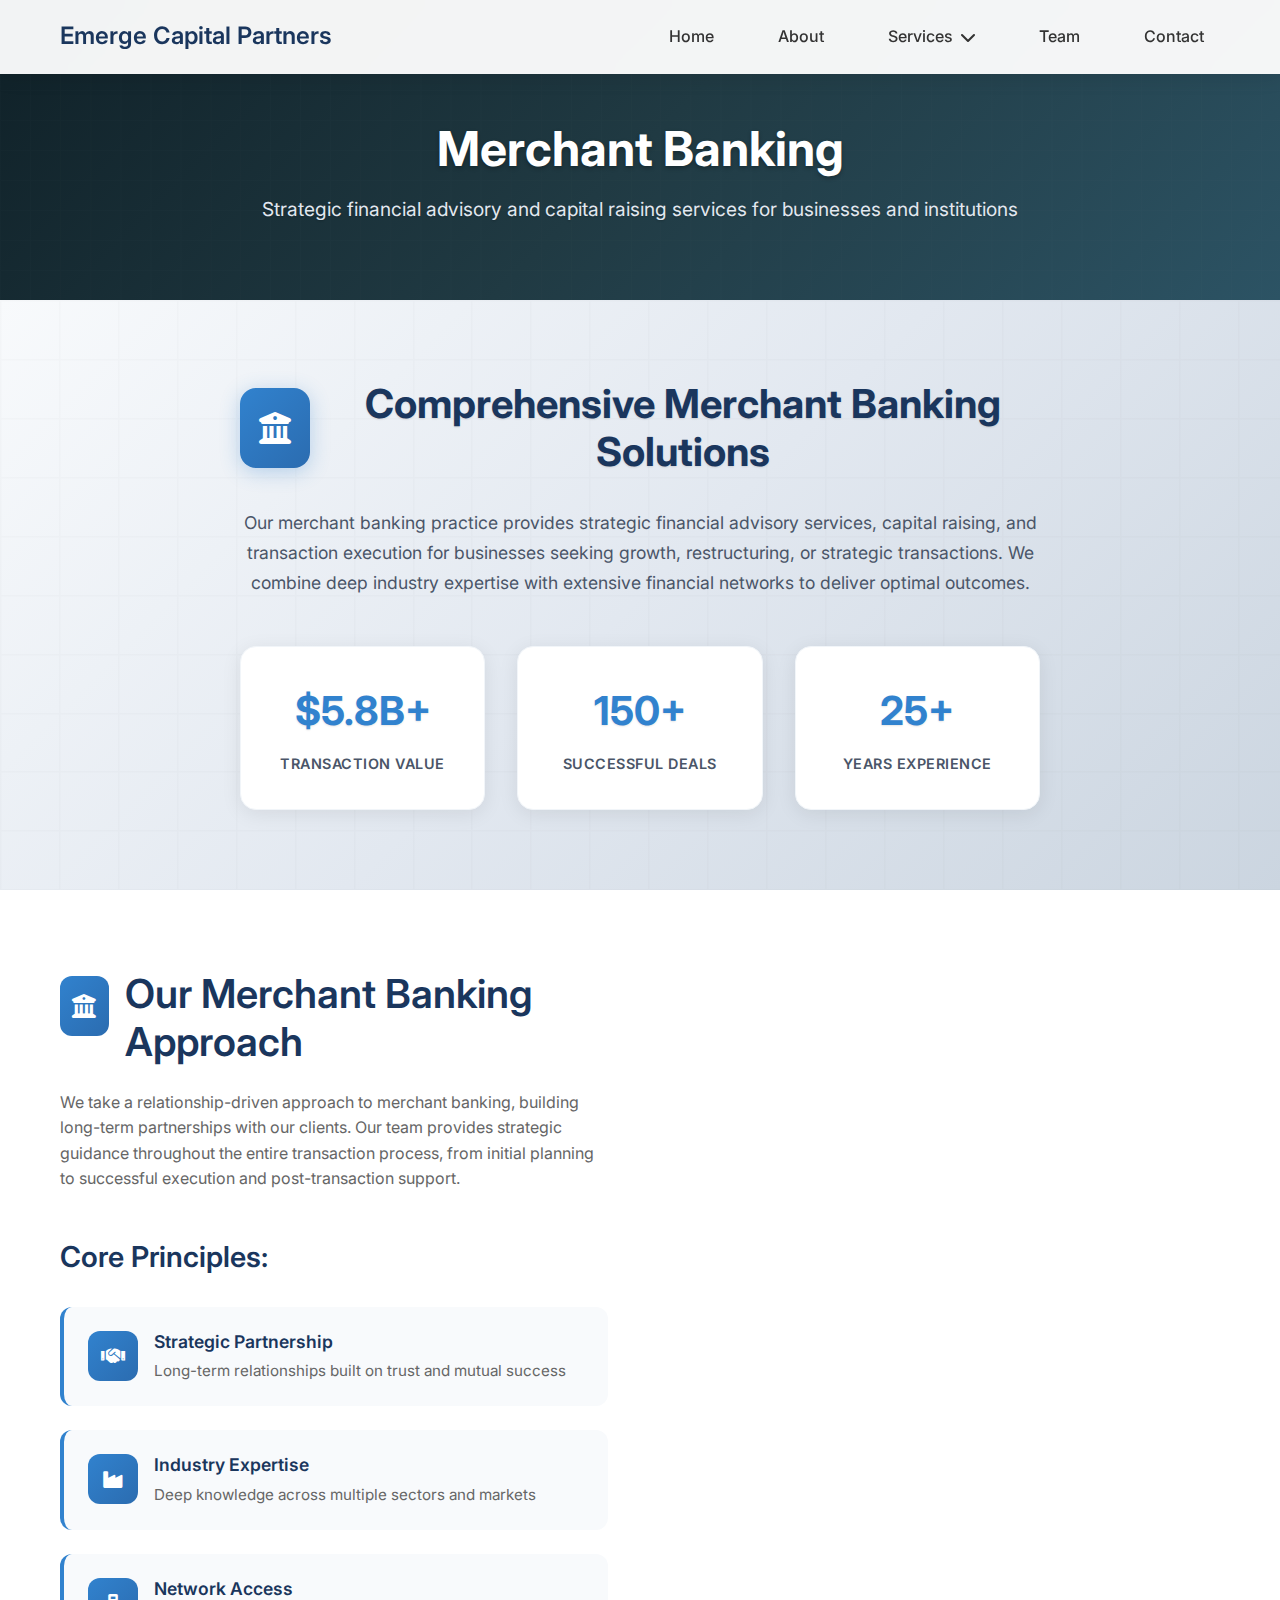
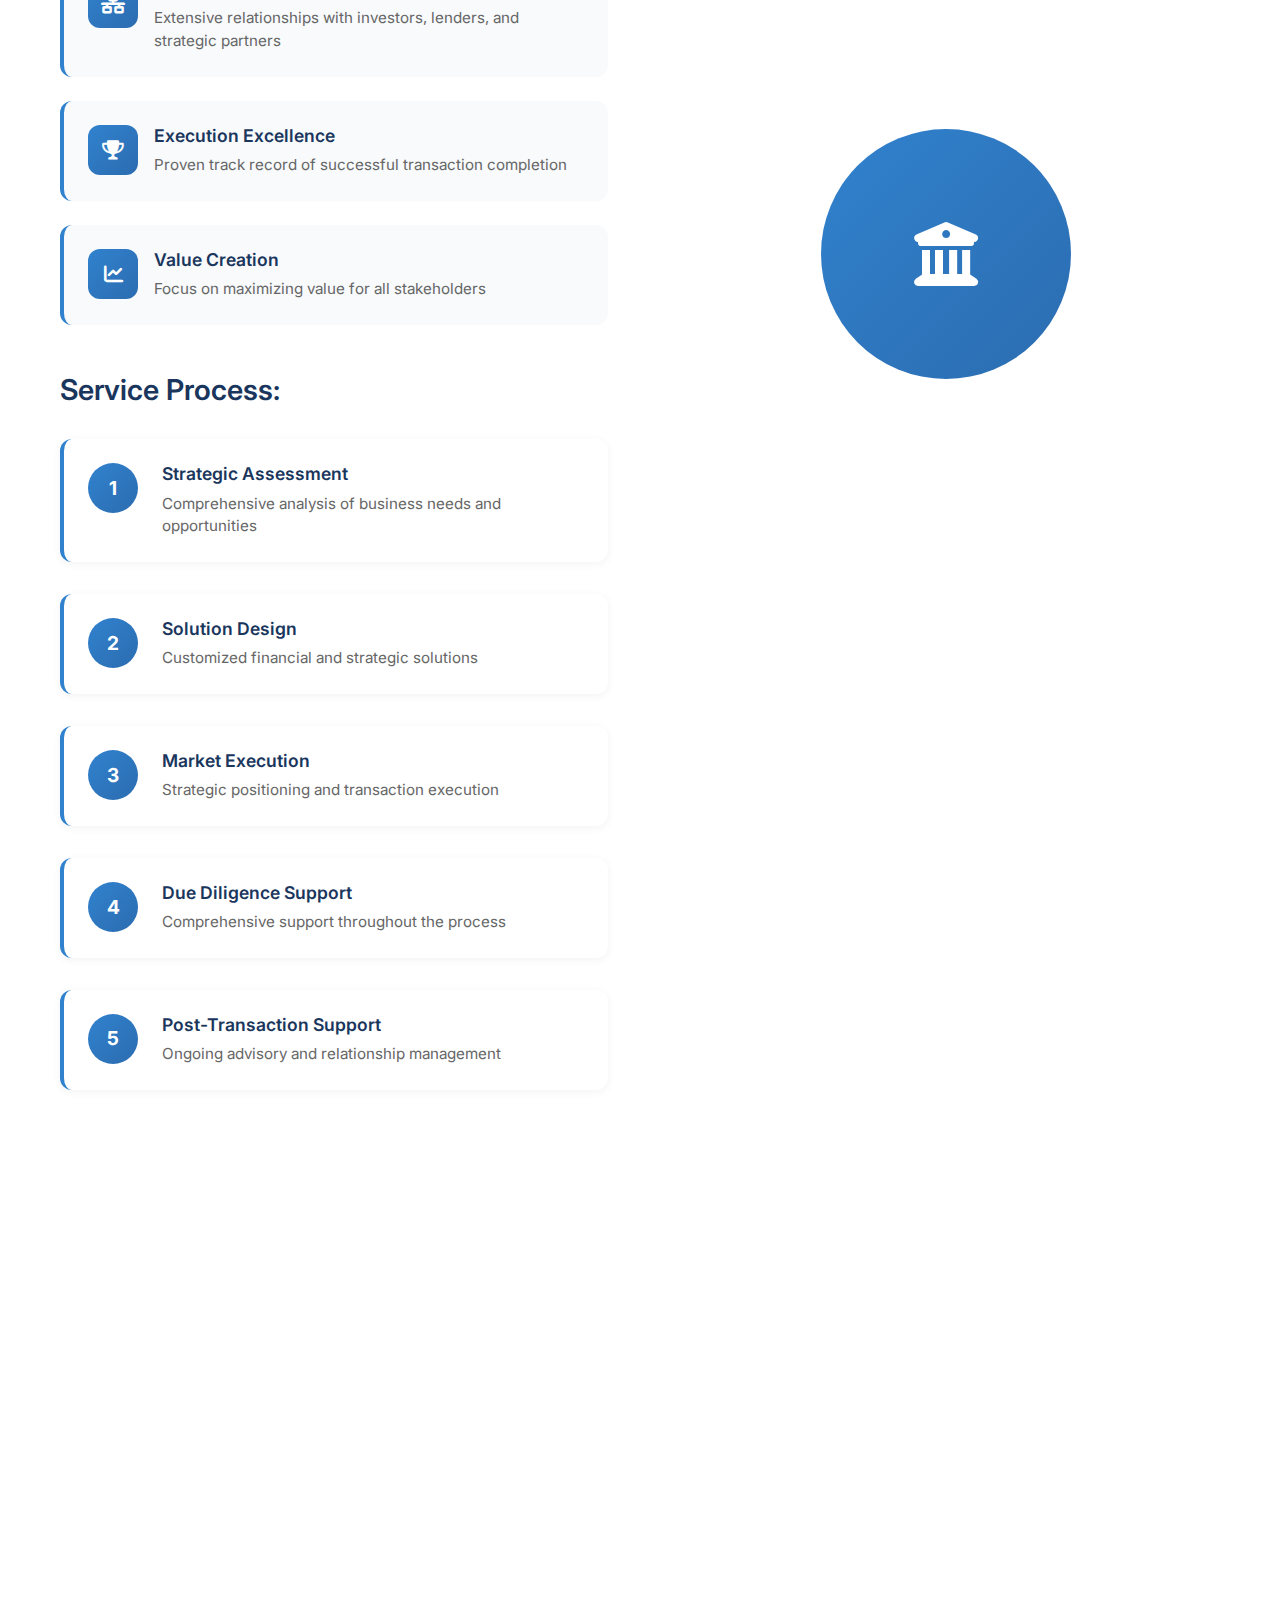
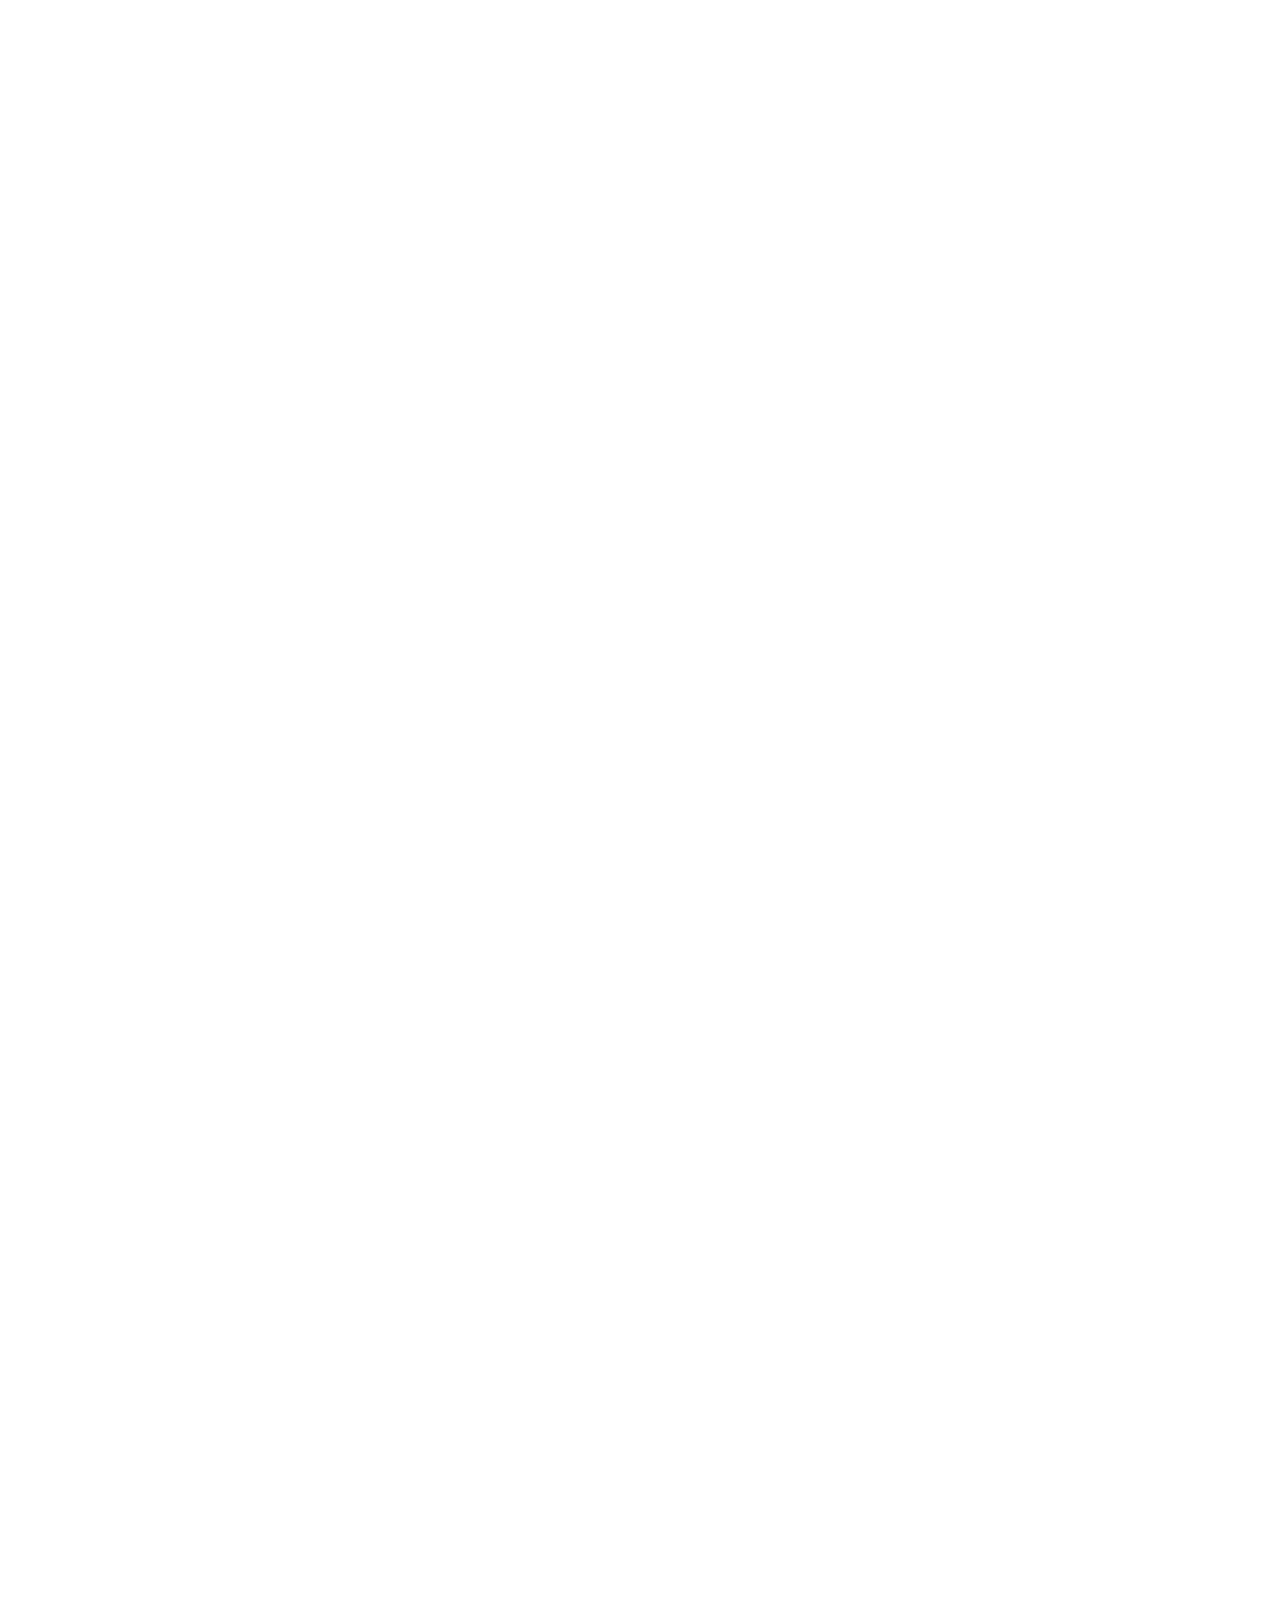
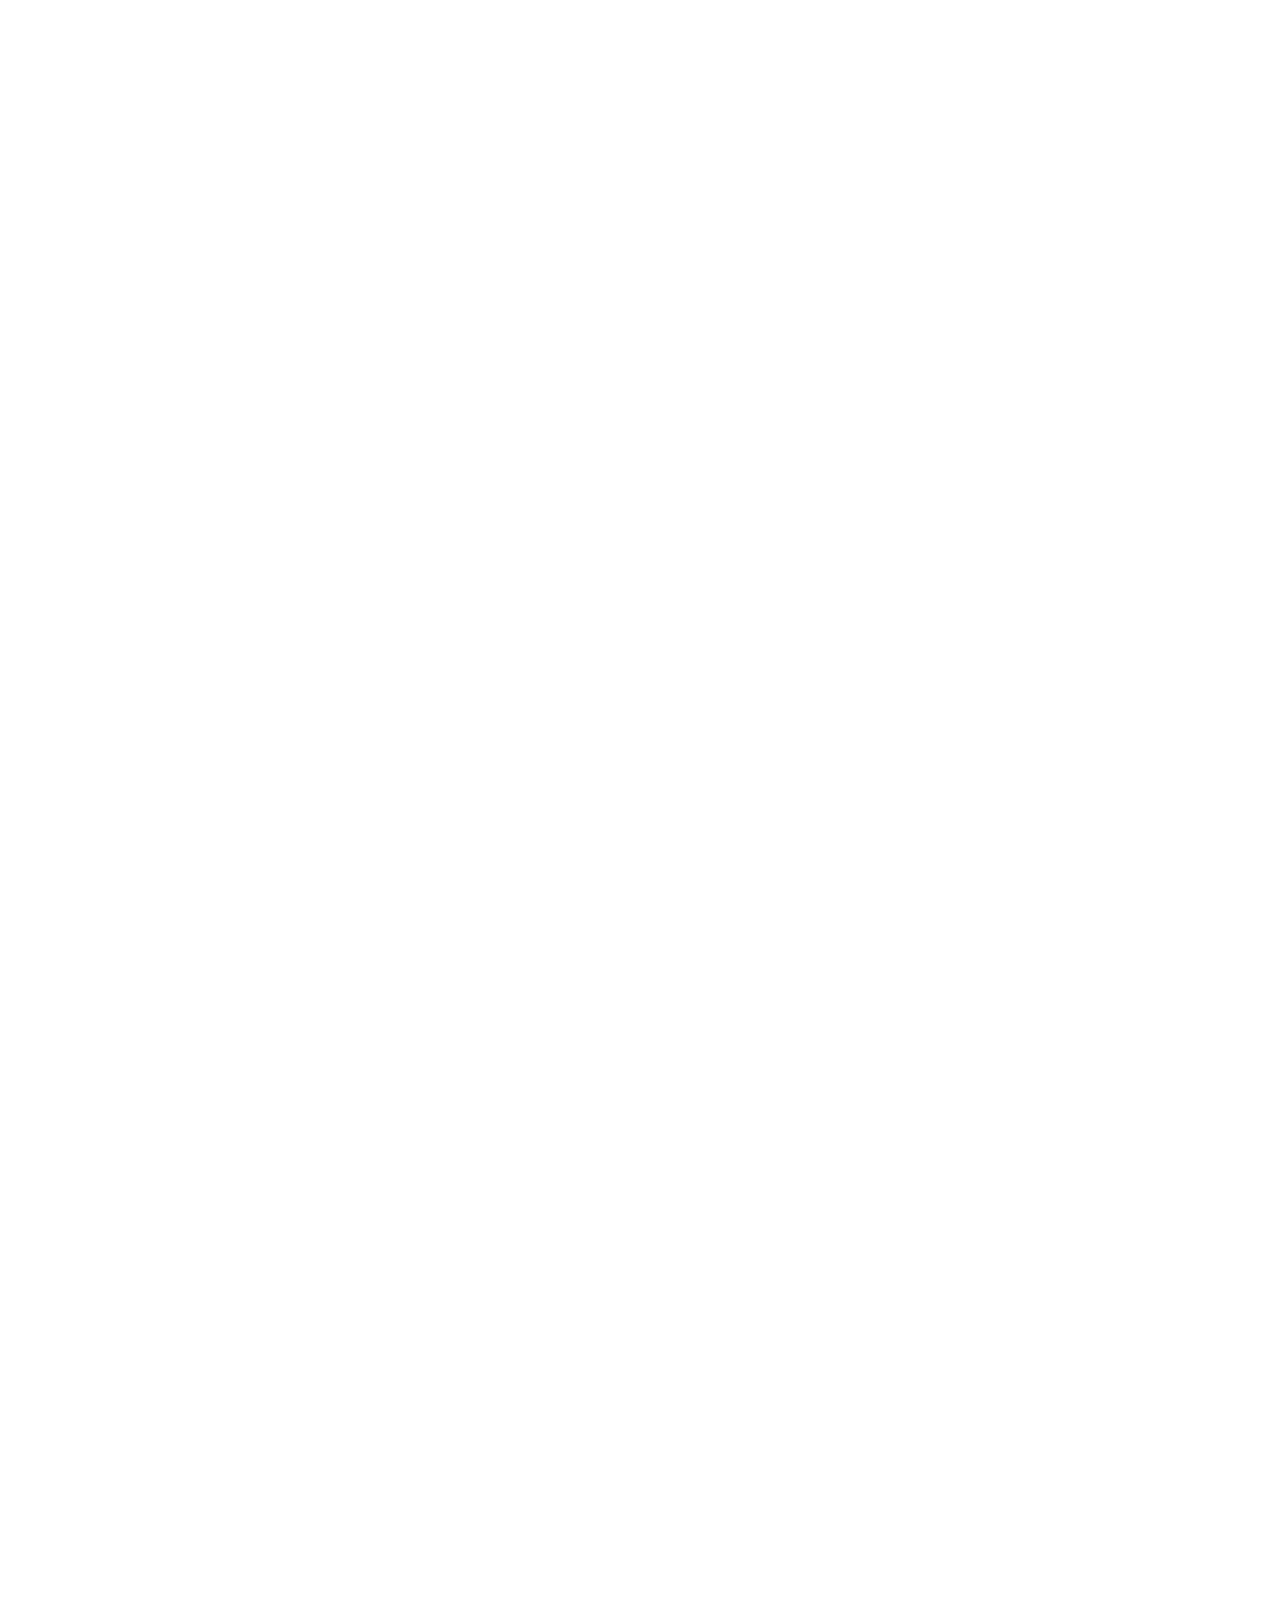
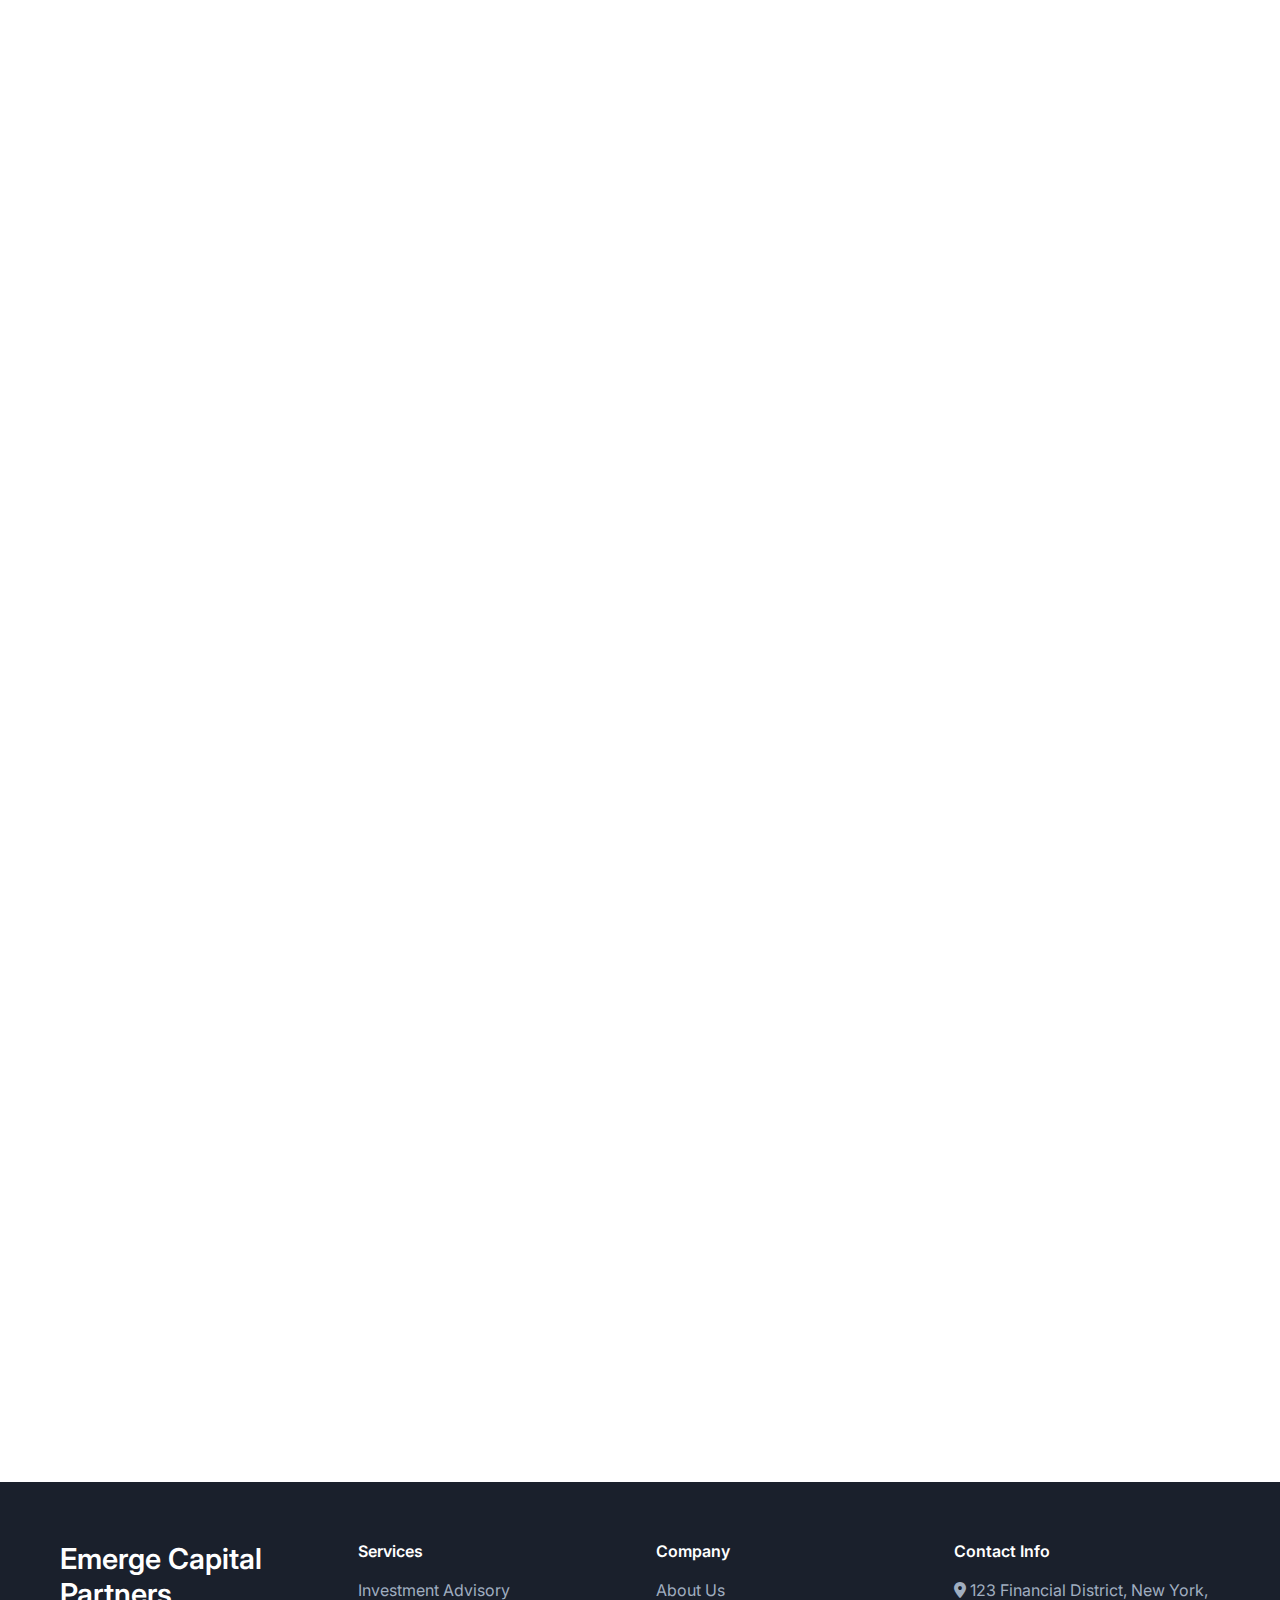
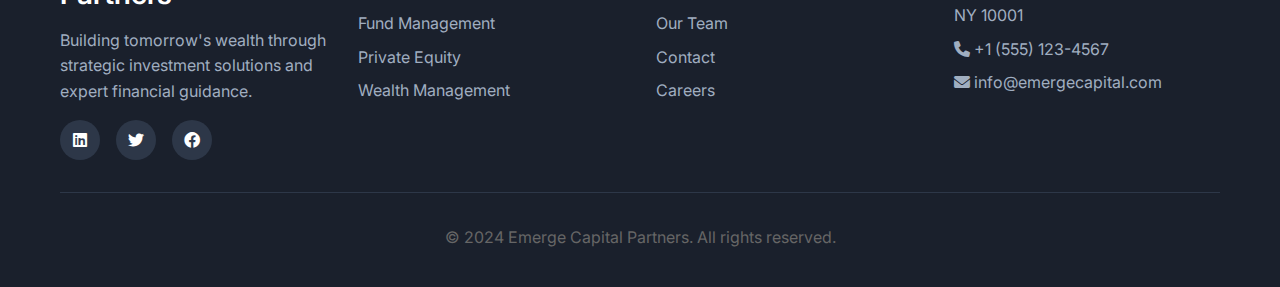
<file: merchant-banking.html>
<!DOCTYPE html>
<html lang="en">
<head>
    <meta charset="UTF-8">
    <meta name="viewport" content="width=device-width, initial-scale=1.0">
    <title>Merchant Banking - Emerge Capital Partners</title>
    <link rel="stylesheet" href="styles.css">
    <link href="https://fonts.googleapis.com/css2?family=Inter:wght@300;400;500;600;700&display=swap" rel="stylesheet">
    <link rel="stylesheet" href="https://cdnjs.cloudflare.com/ajax/libs/font-awesome/6.0.0/css/all.min.css">
</head>
<body>
    <!-- Navigation -->
    <nav class="navbar">
        <div class="nav-container">
            <div class="nav-logo">
                <h2>Emerge Capital Partners</h2>
            </div>
            <ul class="nav-menu">
                <li class="nav-item">
                    <a href="index.html" class="nav-link">Home</a>
                </li>
                <li class="nav-item">
                    <a href="about.html" class="nav-link">About</a>
                </li>
                <li class="nav-item dropdown active">
                    <a href="services.html" class="nav-link">Services <i class="fas fa-chevron-down"></i></a>
                    <ul class="dropdown-menu">
                        <li><a href="investment-advisory.html">Investment Advisory</a></li>
                        <li><a href="fund-management.html">Fund Management</a></li>
                        <li><a href="private-equity.html">Private Equity</a></li>
                        <li><a href="wealth-management.html">Wealth Management</a></li>
                        <li><a href="merchant-banking.html" class="active">Merchant Banking</a></li>
                    </ul>
                </li>
                <li class="nav-item">
                    <a href="team.html" class="nav-link">Team</a>
                </li>
                <li class="nav-item">
                    <a href="contact.html" class="nav-link">Contact</a>
                </li>
            </ul>
            <div class="hamburger">
                <span class="bar"></span>
                <span class="bar"></span>
                <span class="bar"></span>
            </div>
        </div>
    </nav>

    <!-- Page Header -->
    <section class="page-header">
        <div class="container">
            <h1>Merchant Banking</h1>
            <p>Strategic financial advisory and capital raising services for businesses and institutions</p>
        </div>
    </section>

    <!-- Service Overview -->
    <section class="service-overview">
        <div class="container">
            <div class="service-intro">
                <div class="intro-header">
                    <div class="intro-icon">
                        <i class="fas fa-university"></i>
                    </div>
                    <h2>Comprehensive Merchant Banking Solutions</h2>
                </div>
                <p>Our merchant banking practice provides strategic financial advisory services, capital raising, and transaction execution for businesses seeking growth, restructuring, or strategic transactions. We combine deep industry expertise with extensive financial networks to deliver optimal outcomes.</p>
                <div class="intro-stats">
                    <div class="stat-item">
                        <span class="stat-number">$5.8B+</span>
                        <span class="stat-label">Transaction Value</span>
                    </div>
                    <div class="stat-item">
                        <span class="stat-number">150+</span>
                        <span class="stat-label">Successful Deals</span>
                    </div>
                    <div class="stat-item">
                        <span class="stat-number">25+</span>
                        <span class="stat-label">Years Experience</span>
                    </div>
                </div>
            </div>
        </div>
    </section>

    <!-- Service Details -->
    <section class="service-detail">
        <div class="container">
            <div class="service-content">
                <div class="service-text">
                    <div class="service-header">
                        <div class="service-icon">
                            <i class="fas fa-university"></i>
                        </div>
                        <h2>Our Merchant Banking Approach</h2>
                    </div>
                    <p>We take a relationship-driven approach to merchant banking, building long-term partnerships with our clients. Our team provides strategic guidance throughout the entire transaction process, from initial planning to successful execution and post-transaction support.</p>
                    
                    <div class="principles-section">
                        <h3>Core Principles:</h3>
                        <div class="principles-grid">
                            <div class="principle-item">
                                <div class="principle-icon">
                                    <i class="fas fa-handshake"></i>
                                </div>
                                <div class="principle-content">
                                    <h4>Strategic Partnership</h4>
                                    <p>Long-term relationships built on trust and mutual success</p>
                                </div>
                            </div>
                            <div class="principle-item">
                                <div class="principle-icon">
                                    <i class="fas fa-industry"></i>
                                </div>
                                <div class="principle-content">
                                    <h4>Industry Expertise</h4>
                                    <p>Deep knowledge across multiple sectors and markets</p>
                                </div>
                            </div>
                            <div class="principle-item">
                                <div class="principle-icon">
                                    <i class="fas fa-network-wired"></i>
                                </div>
                                <div class="principle-content">
                                    <h4>Network Access</h4>
                                    <p>Extensive relationships with investors, lenders, and strategic partners</p>
                                </div>
                            </div>
                            <div class="principle-item">
                                <div class="principle-icon">
                                    <i class="fas fa-trophy"></i>
                                </div>
                                <div class="principle-content">
                                    <h4>Execution Excellence</h4>
                                    <p>Proven track record of successful transaction completion</p>
                                </div>
                            </div>
                            <div class="principle-item">
                                <div class="principle-icon">
                                    <i class="fas fa-chart-line"></i>
                                </div>
                                <div class="principle-content">
                                    <h4>Value Creation</h4>
                                    <p>Focus on maximizing value for all stakeholders</p>
                                </div>
                            </div>
                        </div>
                    </div>

                    <div class="process-section">
                        <h3>Service Process:</h3>
                        <div class="process-steps">
                            <div class="process-step">
                                <div class="step-number">1</div>
                                <div class="step-content">
                                    <h4>Strategic Assessment</h4>
                                    <p>Comprehensive analysis of business needs and opportunities</p>
                                </div>
                            </div>
                            <div class="process-step">
                                <div class="step-number">2</div>
                                <div class="step-content">
                                    <h4>Solution Design</h4>
                                    <p>Customized financial and strategic solutions</p>
                                </div>
                            </div>
                            <div class="process-step">
                                <div class="step-number">3</div>
                                <div class="step-content">
                                    <h4>Market Execution</h4>
                                    <p>Strategic positioning and transaction execution</p>
                                </div>
                            </div>
                            <div class="process-step">
                                <div class="step-number">4</div>
                                <div class="step-content">
                                    <h4>Due Diligence Support</h4>
                                    <p>Comprehensive support throughout the process</p>
                                </div>
                            </div>
                            <div class="process-step">
                                <div class="step-number">5</div>
                                <div class="step-content">
                                    <h4>Post-Transaction Support</h4>
                                    <p>Ongoing advisory and relationship management</p>
                                </div>
                            </div>
                        </div>
                    </div>
                </div>
                <div class="service-image">
                    <div class="service-graphic">
                        <i class="fas fa-university"></i>
                    </div>
                </div>
            </div>
        </div>
    </section>

    <!-- Merchant Banking Services -->
    <section class="merchant-services">
        <div class="container">
            <h2 class="section-title">Our Merchant Banking Services</h2>
            <div class="services-grid">
                <div class="service-card">
                    <div class="service-icon">
                        <i class="fas fa-chart-line"></i>
                    </div>
                    <h3>Mergers & Acquisitions</h3>
                    <p>Strategic advisory services for mergers, acquisitions, divestitures, and joint ventures.</p>
                    <ul>
                        <li>Buy-side and sell-side advisory</li>
                        <li>Strategic buyer identification</li>
                        <li>Valuation and pricing analysis</li>
                        <li>Negotiation and deal structuring</li>
                    </ul>
                </div>
                <div class="service-card">
                    <div class="service-icon">
                        <i class="fas fa-coins"></i>
                    </div>
                    <h3>Capital Raising</h3>
                    <p>Strategic capital raising solutions including equity, debt, and hybrid financing.</p>
                    <ul>
                        <li>Private equity placements</li>
                        <li>Debt financing and refinancing</li>
                        <li>Mezzanine financing</li>
                        <li>Structured finance solutions</li>
                    </ul>
                </div>
                <div class="service-card">
                    <div class="service-icon">
                        <i class="fas fa-building"></i>
                    </div>
                    <h3>Restructuring Advisory</h3>
                    <p>Financial restructuring and turnaround advisory for distressed or underperforming businesses.</p>
                    <ul>
                        <li>Debt restructuring</li>
                        <li>Operational turnaround</li>
                        <li>Bankruptcy advisory</li>
                        <li>Creditor negotiations</li>
                    </ul>
                </div>
                <div class="service-card">
                    <div class="service-icon">
                        <i class="fas fa-search"></i>
                    </div>
                    <h3>Strategic Advisory</h3>
                    <p>Strategic planning and advisory services to optimize business performance and value.</p>
                    <ul>
                        <li>Strategic planning and execution</li>
                        <li>Business model optimization</li>
                        <li>Market entry strategies</li>
                        <li>Performance improvement</li>
                    </ul>
                </div>
                <div class="service-card">
                    <div class="service-icon">
                        <i class="fas fa-globe"></i>
                    </div>
                    <h3>International Advisory</h3>
                    <p>Cross-border transaction advisory and international market entry strategies.</p>
                    <ul>
                        <li>Cross-border M&A</li>
                        <li>International expansion</li>
                        <li>Regulatory compliance</li>
                        <li>Cultural integration</li>
                    </ul>
                </div>
                <div class="service-card">
                    <div class="service-icon">
                        <i class="fas fa-handshake"></i>
                    </div>
                    <h3>Partnership Advisory</h3>
                    <p>Strategic partnership formation and joint venture advisory services.</p>
                    <ul>
                        <li>Partnership identification</li>
                        <li>Joint venture structuring</li>
                        <li>Alliance formation</li>
                        <li>Partnership optimization</li>
                    </ul>
                </div>
            </div>
        </div>
    </section>

    <!-- Industry Focus -->
    <section class="industry-focus">
        <div class="container">
            <h2 class="section-title">Industry Focus Areas</h2>
            <div class="industry-grid">
                <div class="industry-card">
                    <div class="industry-icon">
                        <i class="fas fa-microchip"></i>
                    </div>
                    <h3>Technology</h3>
                    <p>Software, SaaS, fintech, and emerging technology companies.</p>
                    <div class="industry-stats">
                        <span>50+ transactions</span>
                        <span>$2B+ value</span>
                    </div>
                </div>
                <div class="industry-card">
                    <div class="industry-icon">
                        <i class="fas fa-heartbeat"></i>
                    </div>
                    <h3>Healthcare</h3>
                    <p>Healthcare services, medical devices, and pharmaceutical companies.</p>
                    <div class="industry-stats">
                        <span>30+ transactions</span>
                        <span>$1.5B+ value</span>
                    </div>
                </div>
                <div class="industry-card">
                    <div class="industry-icon">
                        <i class="fas fa-industry"></i>
                    </div>
                    <h3>Industrial</h3>
                    <p>Manufacturing, distribution, and industrial services companies.</p>
                    <div class="industry-stats">
                        <span>40+ transactions</span>
                        <span>$3B+ value</span>
                    </div>
                </div>
                <div class="industry-card">
                    <div class="industry-icon">
                        <i class="fas fa-shopping-cart"></i>
                    </div>
                    <h3>Consumer & Retail</h3>
                    <p>Consumer brands, retail concepts, and e-commerce platforms.</p>
                    <div class="industry-stats">
                        <span>25+ transactions</span>
                        <span>$1.8B+ value</span>
                    </div>
                </div>
                <div class="industry-card">
                    <div class="industry-icon">
                        <i class="fas fa-leaf"></i>
                    </div>
                    <h3>Energy & Environment</h3>
                    <p>Renewable energy, environmental services, and sustainability companies.</p>
                    <div class="industry-stats">
                        <span>20+ transactions</span>
                        <span>$1.2B+ value</span>
                    </div>
                </div>
                <div class="industry-card">
                    <div class="industry-icon">
                        <i class="fas fa-graduation-cap"></i>
                    </div>
                    <h3>Education</h3>
                    <p>Educational technology, training, and professional development companies.</p>
                    <div class="industry-stats">
                        <span>15+ transactions</span>
                        <span>$800M+ value</span>
                    </div>
                </div>
            </div>
        </div>
    </section>

    <!-- Transaction Types -->
    <section class="transaction-types">
        <div class="container">
            <h2 class="section-title">Transaction Types & Expertise</h2>
            <div class="transaction-grid">
                <div class="transaction-card">
                    <h3>Mergers & Acquisitions</h3>
                    <p>Strategic M&A advisory for companies seeking growth through acquisition or strategic partnerships.</p>
                    <div class="transaction-details">
                        <p><strong>Transaction Size:</strong> $10M - $2B+</p>
                        <p><strong>Deal Types:</strong> Strategic acquisitions, bolt-on acquisitions, divestitures</p>
                        <p><strong>Success Rate:</strong> 95%+</p>
                    </div>
                </div>
                <div class="transaction-card">
                    <h3>Private Placements</h3>
                    <p>Equity and debt capital raising for growth companies and established businesses.</p>
                    <div class="transaction-details">
                        <p><strong>Transaction Size:</strong> $5M - $500M</p>
                        <p><strong>Capital Types:</strong> Growth equity, mezzanine debt, convertible notes</p>
                        <p><strong>Success Rate:</strong> 90%+</p>
                    </div>
                </div>
                <div class="transaction-card">
                    <h3>Recapitalizations</h3>
                    <p>Capital structure optimization and refinancing for improved financial flexibility.</p>
                    <div class="transaction-details">
                        <p><strong>Transaction Size:</strong> $25M - $1B+</p>
                        <p><strong>Structures:</strong> Leveraged recapitalizations, dividend recapitalizations</p>
                        <p><strong>Success Rate:</strong> 92%+</p>
                    </div>
                </div>
                <div class="transaction-card">
                    <h3>Strategic Sales</h3>
                    <p>Maximizing value through strategic positioning and optimal buyer identification.</p>
                    <div class="transaction-details">
                        <p><strong>Transaction Size:</strong> $20M - $1.5B+</p>
                        <p><strong>Approach:</strong> Auction processes, targeted buyer outreach</p>
                        <p><strong>Success Rate:</strong> 94%+</p>
                    </div>
                </div>
            </div>
        </div>
    </section>

    <!-- Success Stories -->
    <section class="success-stories">
        <div class="container">
            <h2 class="section-title">Success Stories</h2>
            <div class="stories-grid">
                <div class="story-card">
                    <div class="story-content">
                        <h3>TechFlow Solutions - Strategic Sale</h3>
                        <p class="story-sector">Technology | $150M Transaction</p>
                        <p>Successfully positioned and sold TechFlow Solutions to a strategic buyer, achieving a 4x return for shareholders and ensuring continued growth under new ownership.</p>
                        <div class="story-highlights">
                            <span>4x return</span>
                            <span>Strategic buyer</span>
                            <span>6-month process</span>
                        </div>
                    </div>
                </div>
                <div class="story-card">
                    <div class="story-content">
                        <h3>MediCare Plus - Growth Capital</h3>
                        <p class="story-sector">Healthcare | $75M Capital Raise</p>
                        <p>Raised $75M in growth capital for MediCare Plus, enabling expansion into new markets and acquisition of complementary healthcare services.</p>
                        <div class="story-highlights">
                            <span>$75M raised</span>
                            <span>Market expansion</span>
                            <span>Strategic acquisitions</span>
                        </div>
                    </div>
                </div>
                <div class="story-card">
                    <div class="story-content">
                        <h3>Industrial Dynamics - Restructuring</h3>
                        <p class="story-sector">Manufacturing | $200M Restructuring</p>
                        <p>Successfully restructured Industrial Dynamics' debt and operations, improving profitability and positioning the company for sustainable growth.</p>
                        <div class="story-highlights">
                            <span>Debt reduction</span>
                            <span>Operational improvement</span>
                            <span>Profitability increase</span>
                        </div>
                    </div>
                </div>
            </div>
        </div>
    </section>

    <!-- Why Choose Our Merchant Banking -->
    <section class="why-choose-merchant">
        <div class="container">
            <h2 class="section-title">Why Choose Our Merchant Banking?</h2>
            <div class="reasons-grid">
                <div class="reason-item">
                    <div class="reason-icon">
                        <i class="fas fa-chart-line"></i>
                    </div>
                    <h3>Proven Track Record</h3>
                    <p>15+ years of successful transaction execution with over $10B in transaction value.</p>
                </div>
                <div class="reason-item">
                    <div class="reason-icon">
                        <i class="fas fa-users"></i>
                    </div>
                    <h3>Expert Team</h3>
                    <p>Experienced professionals with backgrounds from top-tier investment banks and consulting firms.</p>
                </div>
                <div class="reason-item">
                    <div class="reason-icon">
                        <i class="fas fa-network-wired"></i>
                    </div>
                    <h3>Extensive Network</h3>
                    <p>Deep relationships with strategic buyers, financial investors, and industry leaders.</p>
                </div>
                <div class="reason-item">
                    <div class="reason-icon">
                        <i class="fas fa-handshake"></i>
                    </div>
                    <h3>Relationship Focus</h3>
                    <p>Long-term partnerships built on trust, transparency, and mutual success.</p>
                </div>
            </div>
        </div>
    </section>

    <!-- CTA Section -->
    <section class="cta">
        <div class="container">
            <div class="cta-content">
                <h2>Ready to Explore Strategic Financial Opportunities?</h2>
                <p>Let our merchant banking team help you achieve your strategic and financial objectives.</p>
                <a href="contact.html" class="btn btn-primary">Schedule a Consultation</a>
            </div>
        </div>
    </section>

    <!-- Footer -->
    <footer class="footer">
        <div class="container">
            <div class="footer-content">
                <div class="footer-section">
                    <h3>Emerge Capital Partners</h3>
                    <p>Building tomorrow's wealth through strategic investment solutions and expert financial guidance.</p>
                    <div class="social-links">
                        <a href="#"><i class="fab fa-linkedin"></i></a>
                        <a href="#"><i class="fab fa-twitter"></i></a>
                        <a href="#"><i class="fab fa-facebook"></i></a>
                    </div>
                </div>
                <div class="footer-section">
                    <h4>Services</h4>
                    <ul>
                        <li><a href="investment-advisory.html">Investment Advisory</a></li>
                        <li><a href="fund-management.html">Fund Management</a></li>
                        <li><a href="private-equity.html">Private Equity</a></li>
                        <li><a href="wealth-management.html">Wealth Management</a></li>
                    </ul>
                </div>
                <div class="footer-section">
                    <h4>Company</h4>
                    <ul>
                        <li><a href="about.html">About Us</a></li>
                        <li><a href="team.html">Our Team</a></li>
                        <li><a href="contact.html">Contact</a></li>
                        <li><a href="#">Careers</a></li>
                    </ul>
                </div>
                <div class="footer-section">
                    <h4>Contact Info</h4>
                    <p><i class="fas fa-map-marker-alt"></i> 123 Financial District, New York, NY 10001</p>
                    <p><i class="fas fa-phone"></i> +1 (555) 123-4567</p>
                    <p><i class="fas fa-envelope"></i> info@emergecapital.com</p>
                </div>
            </div>
            <div class="footer-bottom">
                <p>&copy; 2024 Emerge Capital Partners. All rights reserved.</p>
            </div>
        </div>
    </footer>

    <script src="script.js"></script>
</body>
</html>
</file>
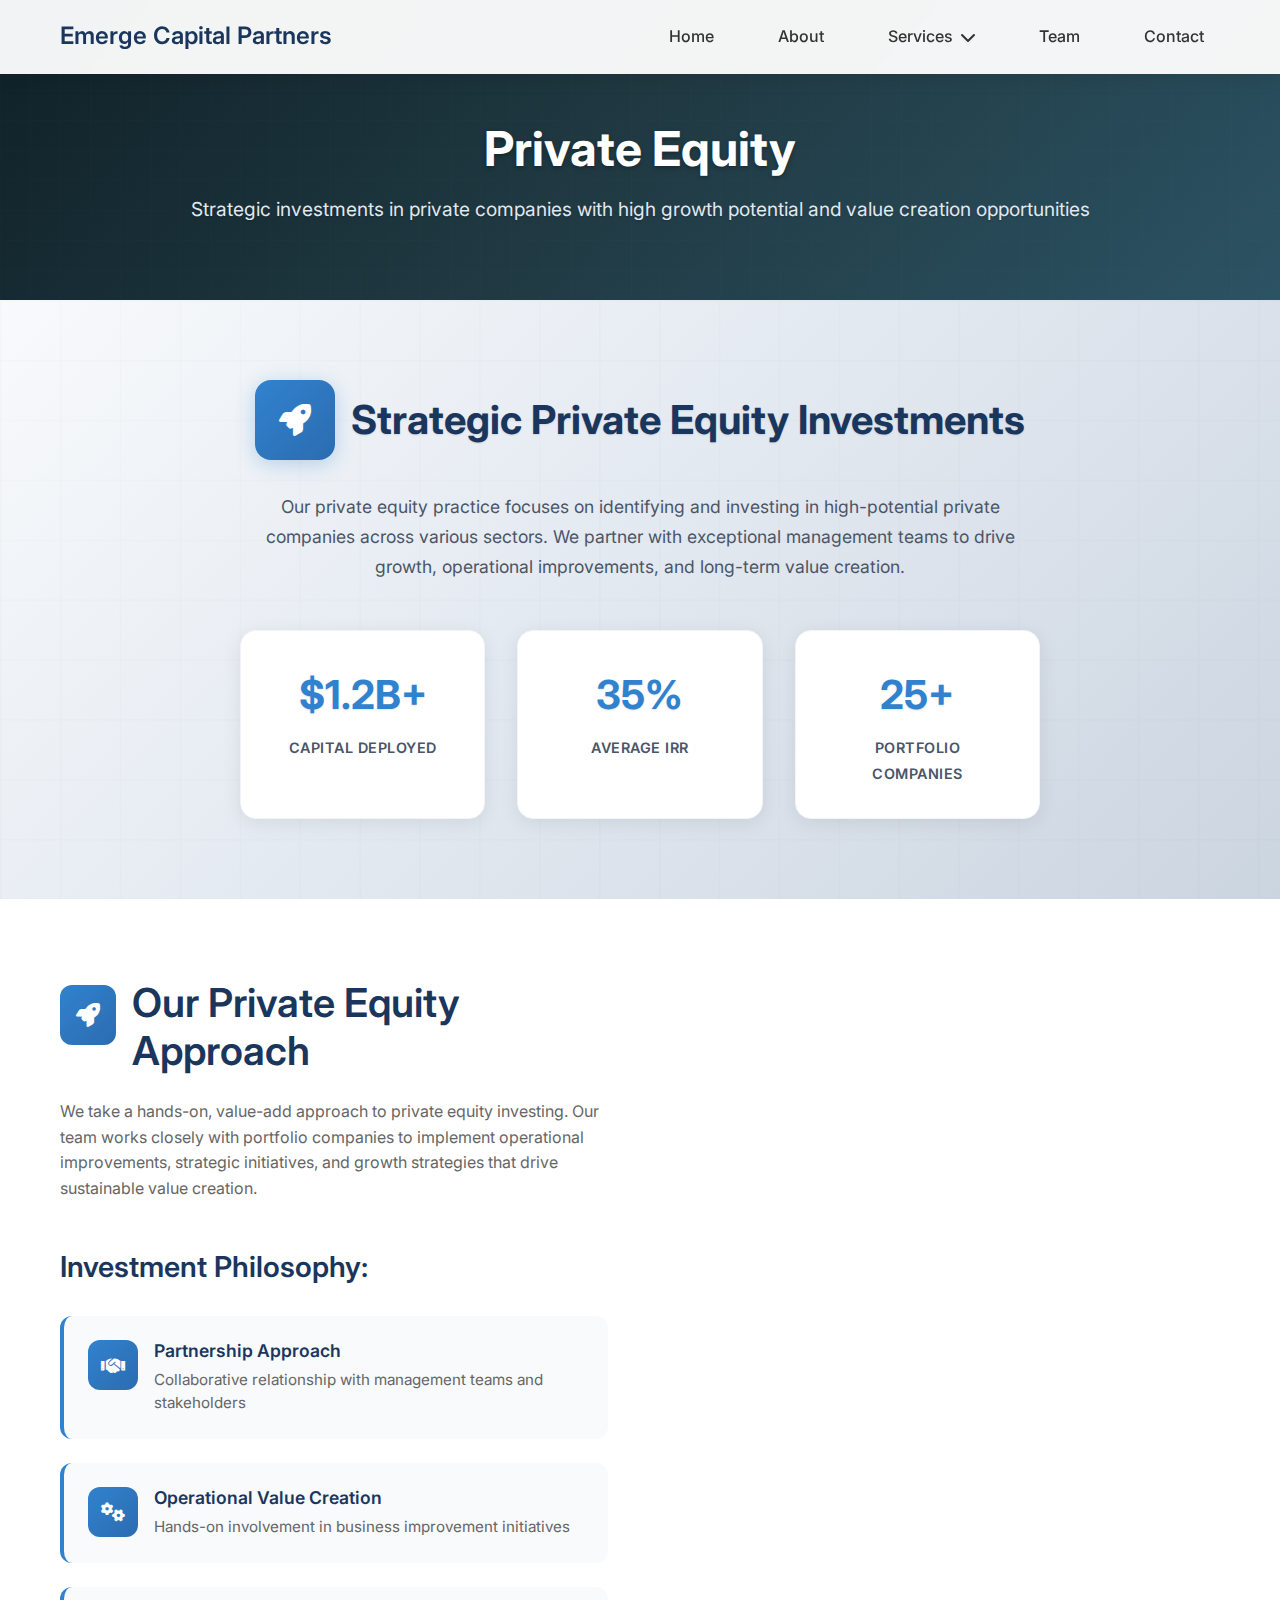
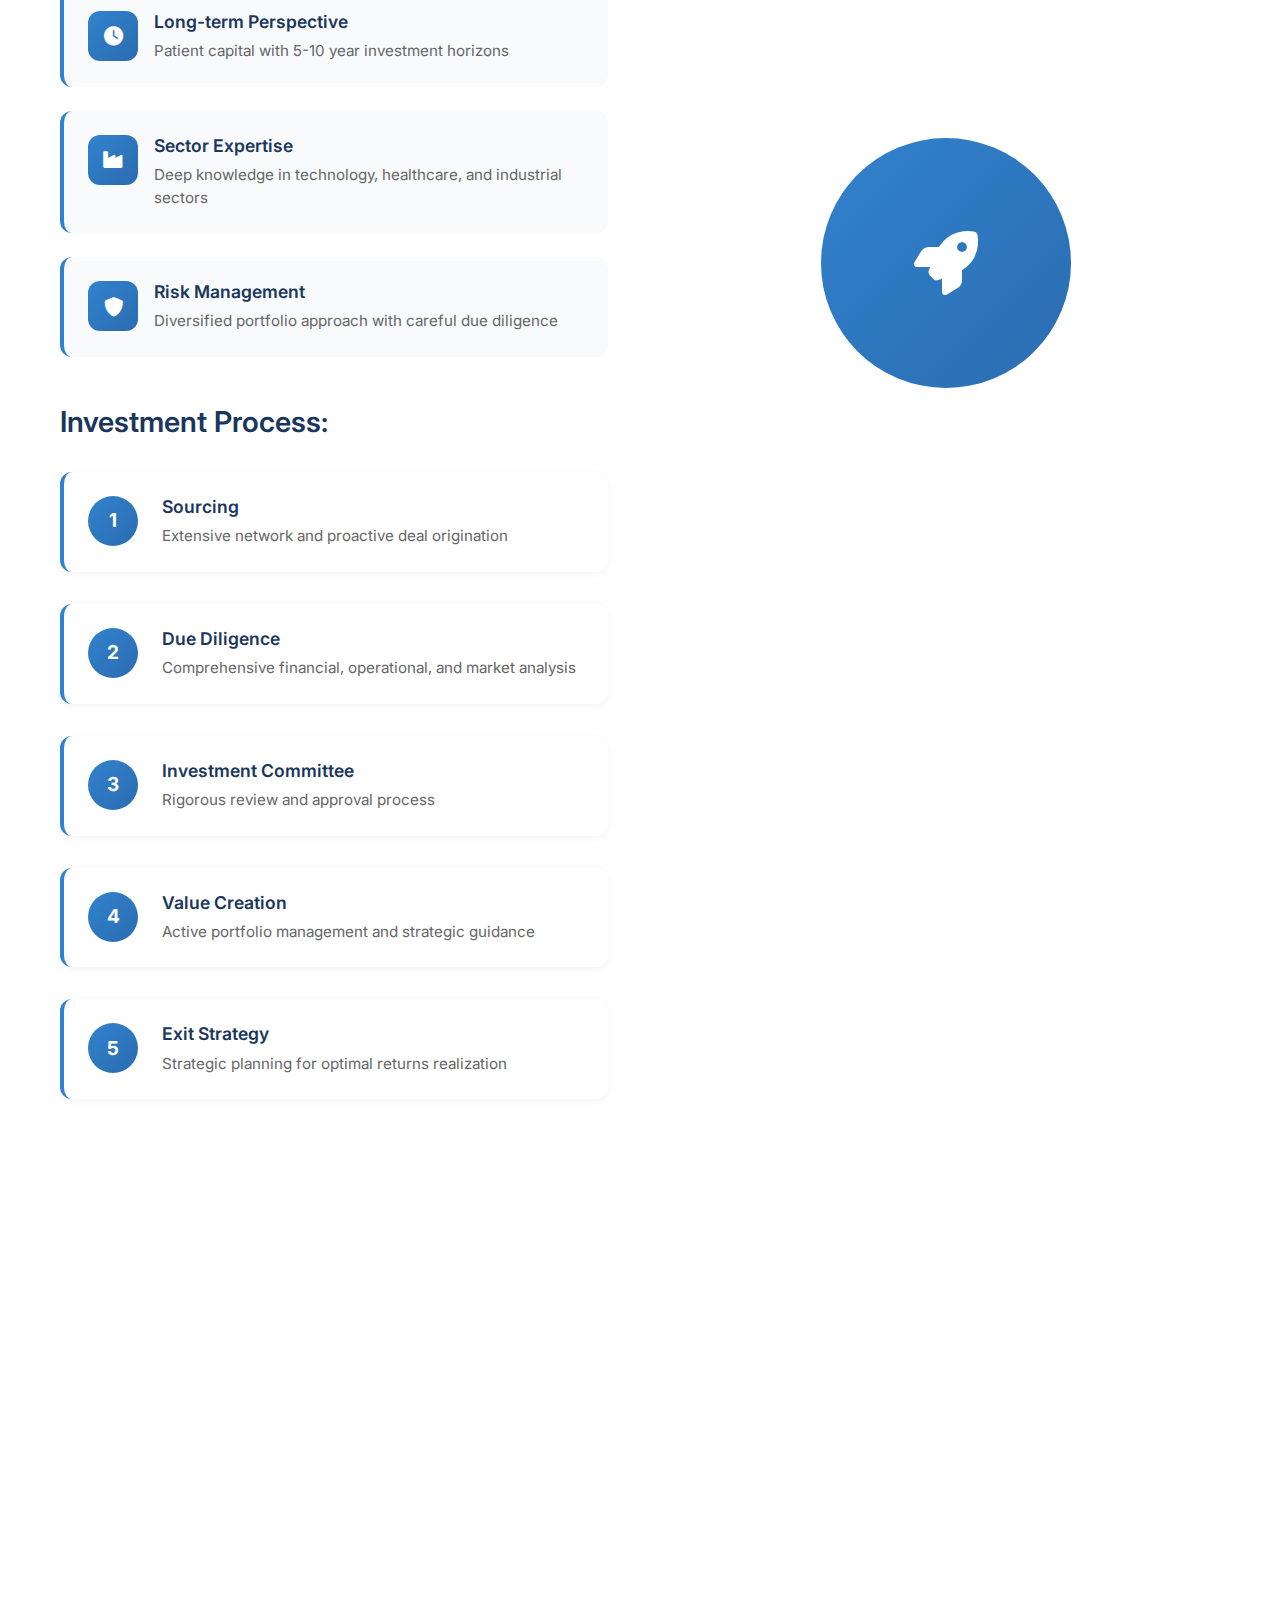
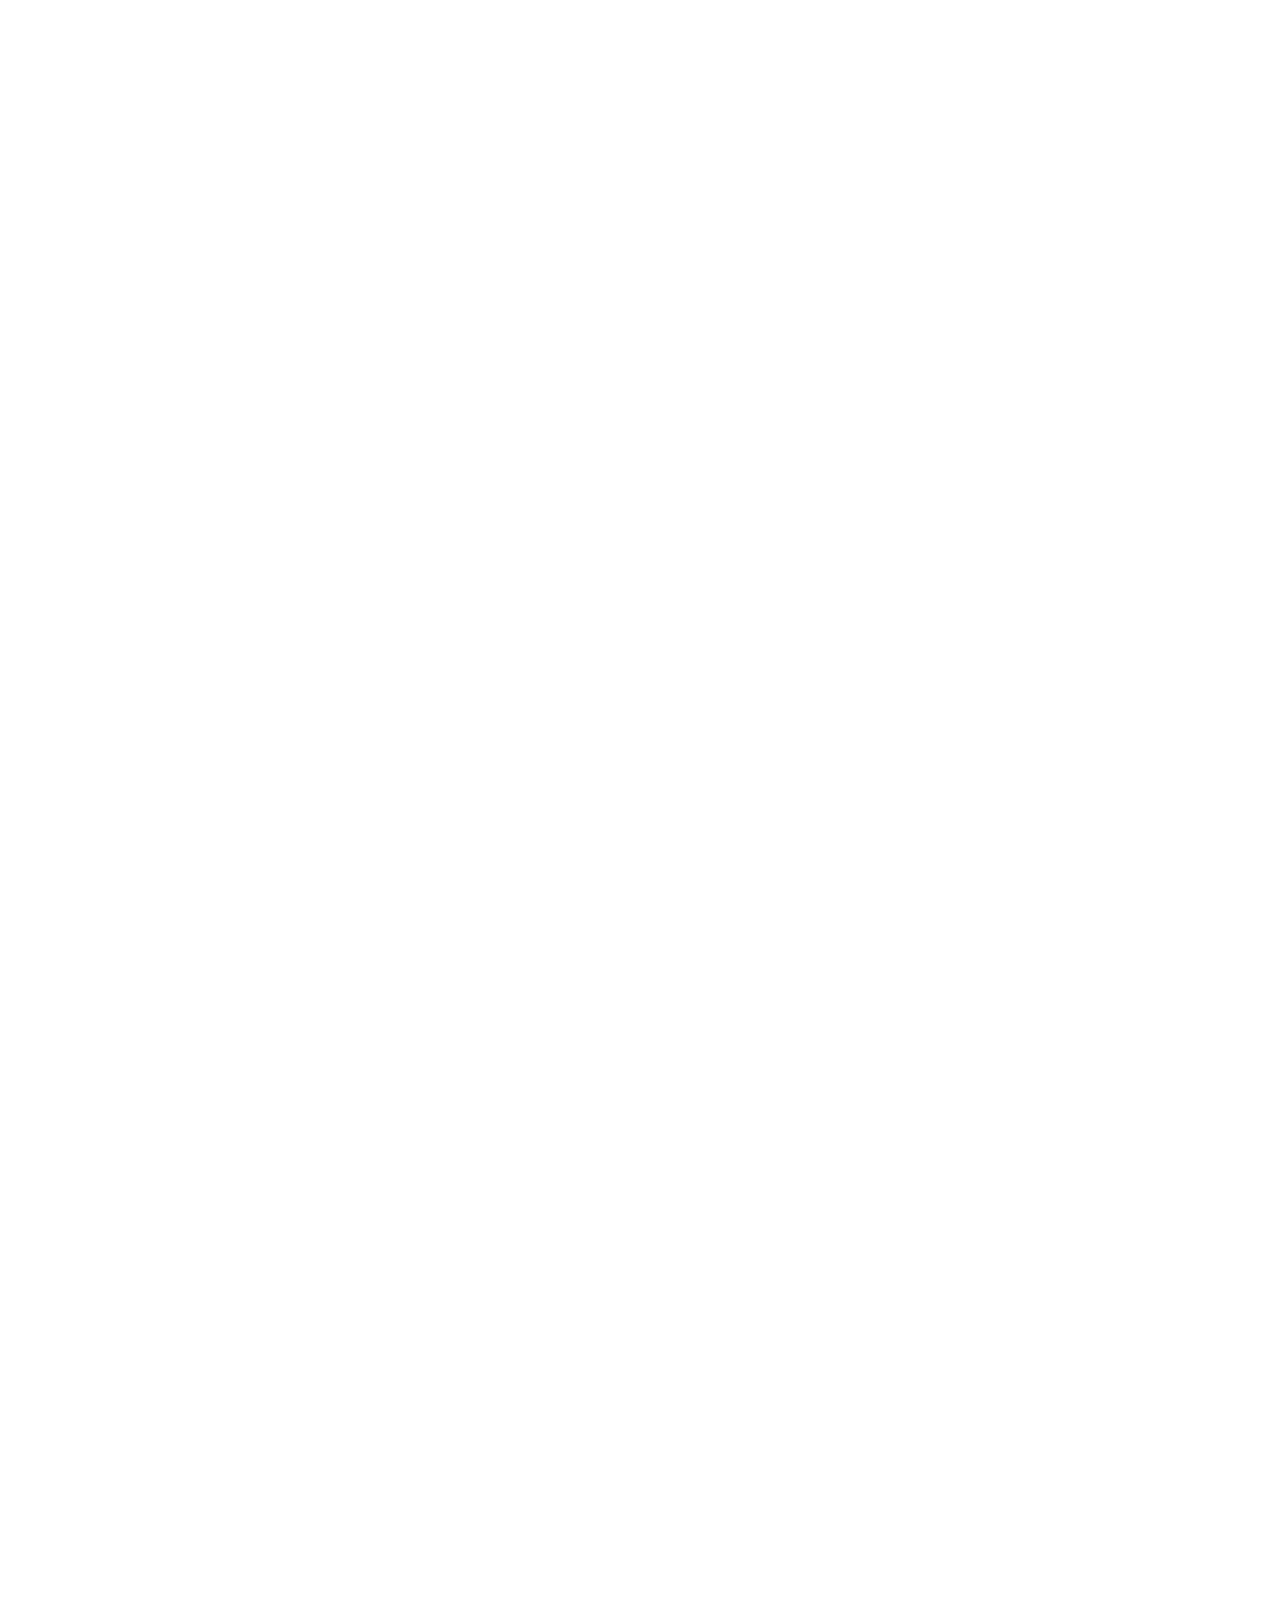
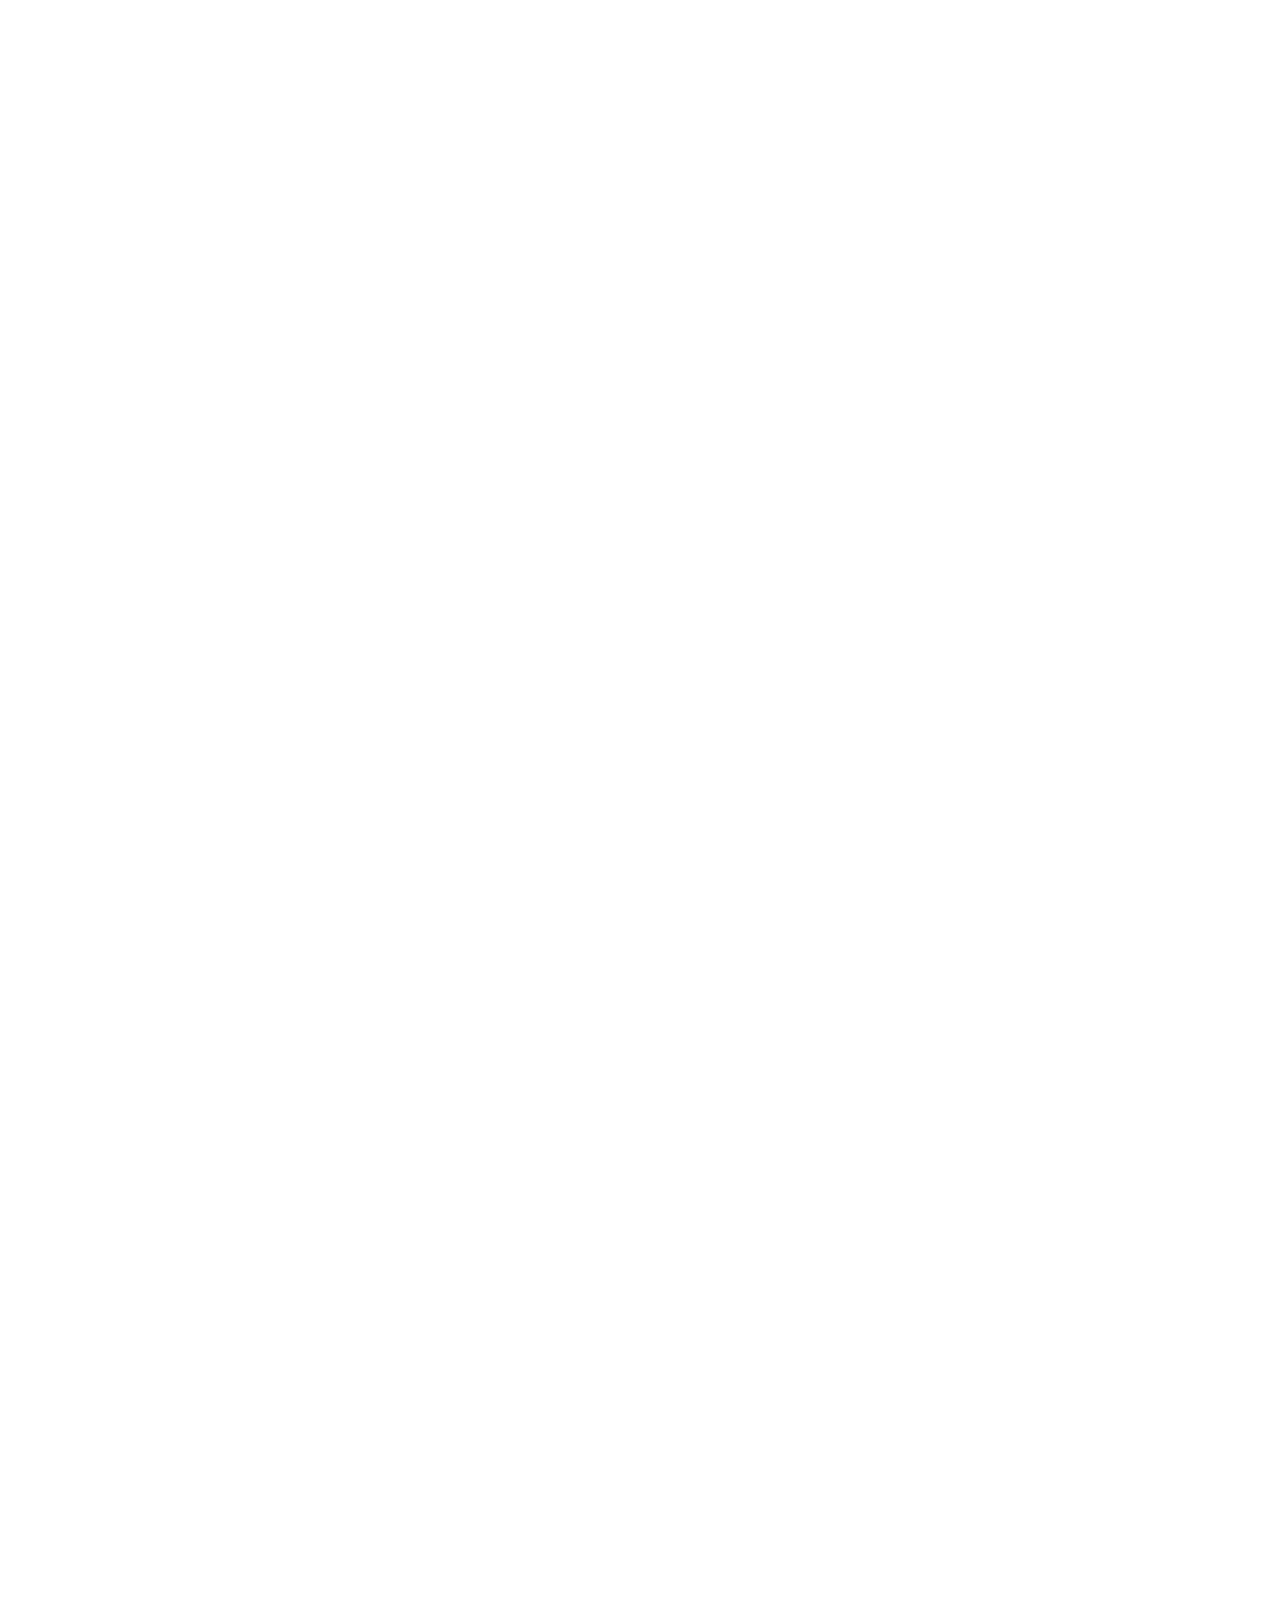
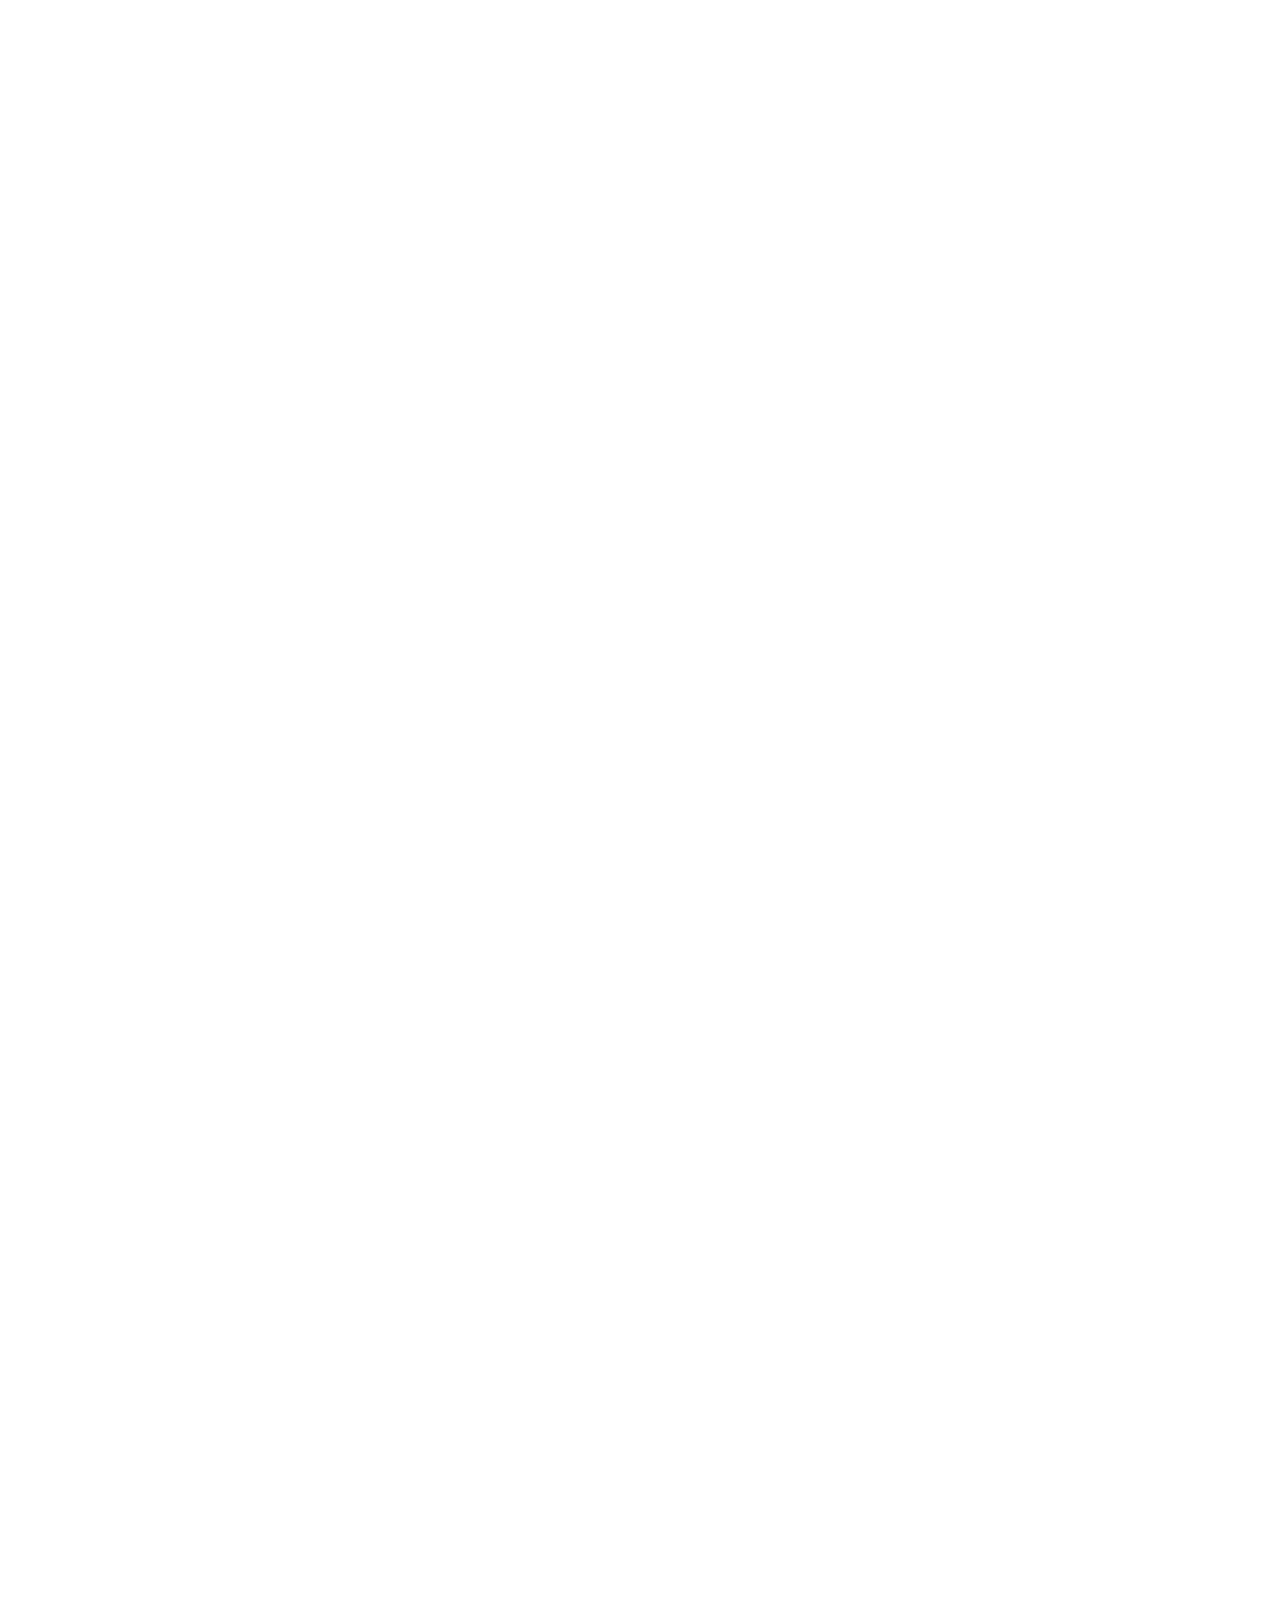
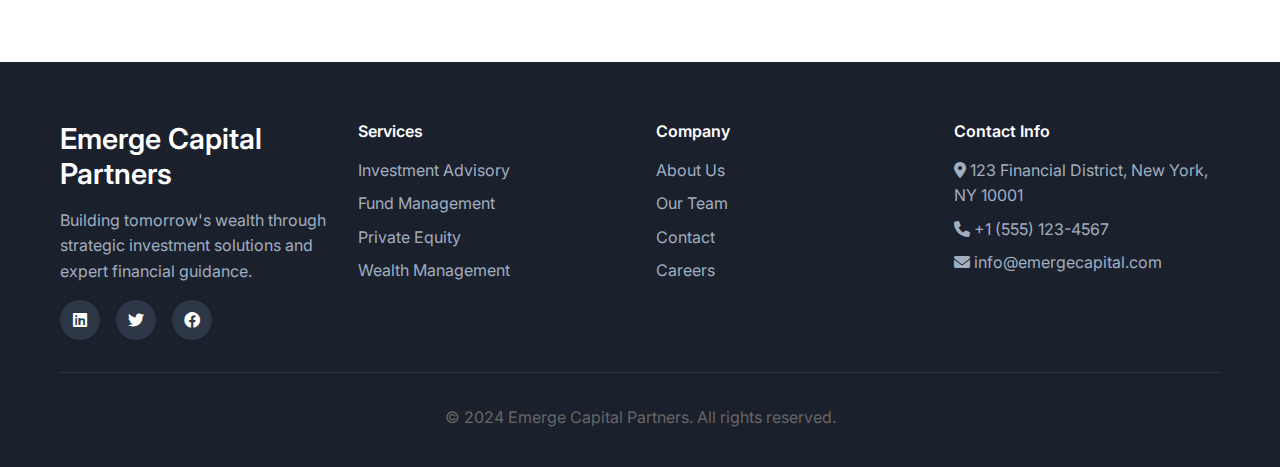
<file: private-equity.html>
<!DOCTYPE html>
<html lang="en">
<head>
    <meta charset="UTF-8">
    <meta name="viewport" content="width=device-width, initial-scale=1.0">
    <title>Private Equity - Emerge Capital Partners</title>
    <link rel="stylesheet" href="styles.css">
    <link href="https://fonts.googleapis.com/css2?family=Inter:wght@300;400;500;600;700&display=swap" rel="stylesheet">
    <link rel="stylesheet" href="https://cdnjs.cloudflare.com/ajax/libs/font-awesome/6.0.0/css/all.min.css">
</head>
<body>
    <!-- Navigation -->
    <nav class="navbar">
        <div class="nav-container">
            <div class="nav-logo">
                <h2>Emerge Capital Partners</h2>
            </div>
            <ul class="nav-menu">
                <li class="nav-item">
                    <a href="index.html" class="nav-link">Home</a>
                </li>
                <li class="nav-item">
                    <a href="about.html" class="nav-link">About</a>
                </li>
                <li class="nav-item dropdown active">
                    <a href="services.html" class="nav-link">Services <i class="fas fa-chevron-down"></i></a>
                    <ul class="dropdown-menu">
                        <li><a href="investment-advisory.html">Investment Advisory</a></li>
                        <li><a href="fund-management.html">Fund Management</a></li>
                        <li><a href="private-equity.html" class="active">Private Equity</a></li>
                        <li><a href="wealth-management.html">Wealth Management</a></li>
                        <li><a href="merchant-banking.html">Merchant Banking</a></li>
                    </ul>
                </li>
                <li class="nav-item">
                    <a href="team.html" class="nav-link">Team</a>
                </li>
                <li class="nav-item">
                    <a href="contact.html" class="nav-link">Contact</a>
                </li>
            </ul>
            <div class="hamburger">
                <span class="bar"></span>
                <span class="bar"></span>
                <span class="bar"></span>
            </div>
        </div>
    </nav>

    <!-- Page Header -->
    <section class="page-header">
        <div class="container">
            <h1>Private Equity</h1>
            <p>Strategic investments in private companies with high growth potential and value creation opportunities</p>
        </div>
    </section>

    <!-- Service Overview -->
    <section class="service-overview">
        <div class="container">
            <div class="service-intro">
                <div class="intro-header">
                    <div class="intro-icon">
                        <i class="fas fa-rocket"></i>
                    </div>
                    <h2>Strategic Private Equity Investments</h2>
                </div>
                <p>Our private equity practice focuses on identifying and investing in high-potential private companies across various sectors. We partner with exceptional management teams to drive growth, operational improvements, and long-term value creation.</p>
                <div class="intro-stats">
                    <div class="stat-item">
                        <span class="stat-number">$1.2B+</span>
                        <span class="stat-label">Capital Deployed</span>
                    </div>
                    <div class="stat-item">
                        <span class="stat-number">35%</span>
                        <span class="stat-label">Average IRR</span>
                    </div>
                    <div class="stat-item">
                        <span class="stat-number">25+</span>
                        <span class="stat-label">Portfolio Companies</span>
                    </div>
                </div>
            </div>
        </div>
    </section>

    <!-- Service Details -->
    <section class="service-detail">
        <div class="container">
            <div class="service-content">
                <div class="service-text">
                    <div class="service-header">
                        <div class="service-icon">
                            <i class="fas fa-rocket"></i>
                        </div>
                        <h2>Our Private Equity Approach</h2>
                    </div>
                    <p>We take a hands-on, value-add approach to private equity investing. Our team works closely with portfolio companies to implement operational improvements, strategic initiatives, and growth strategies that drive sustainable value creation.</p>
                    
                    <div class="principles-section">
                        <h3>Investment Philosophy:</h3>
                        <div class="principles-grid">
                            <div class="principle-item">
                                <div class="principle-icon">
                                    <i class="fas fa-handshake"></i>
                                </div>
                                <div class="principle-content">
                                    <h4>Partnership Approach</h4>
                                    <p>Collaborative relationship with management teams and stakeholders</p>
                                </div>
                            </div>
                            <div class="principle-item">
                                <div class="principle-icon">
                                    <i class="fas fa-cogs"></i>
                                </div>
                                <div class="principle-content">
                                    <h4>Operational Value Creation</h4>
                                    <p>Hands-on involvement in business improvement initiatives</p>
                                </div>
                            </div>
                            <div class="principle-item">
                                <div class="principle-icon">
                                    <i class="fas fa-clock"></i>
                                </div>
                                <div class="principle-content">
                                    <h4>Long-term Perspective</h4>
                                    <p>Patient capital with 5-10 year investment horizons</p>
                                </div>
                            </div>
                            <div class="principle-item">
                                <div class="principle-icon">
                                    <i class="fas fa-industry"></i>
                                </div>
                                <div class="principle-content">
                                    <h4>Sector Expertise</h4>
                                    <p>Deep knowledge in technology, healthcare, and industrial sectors</p>
                                </div>
                            </div>
                            <div class="principle-item">
                                <div class="principle-icon">
                                    <i class="fas fa-shield-alt"></i>
                                </div>
                                <div class="principle-content">
                                    <h4>Risk Management</h4>
                                    <p>Diversified portfolio approach with careful due diligence</p>
                                </div>
                            </div>
                        </div>
                    </div>

                    <div class="process-section">
                        <h3>Investment Process:</h3>
                        <div class="process-steps">
                            <div class="process-step">
                                <div class="step-number">1</div>
                                <div class="step-content">
                                    <h4>Sourcing</h4>
                                    <p>Extensive network and proactive deal origination</p>
                                </div>
                            </div>
                            <div class="process-step">
                                <div class="step-number">2</div>
                                <div class="step-content">
                                    <h4>Due Diligence</h4>
                                    <p>Comprehensive financial, operational, and market analysis</p>
                                </div>
                            </div>
                            <div class="process-step">
                                <div class="step-number">3</div>
                                <div class="step-content">
                                    <h4>Investment Committee</h4>
                                    <p>Rigorous review and approval process</p>
                                </div>
                            </div>
                            <div class="process-step">
                                <div class="step-number">4</div>
                                <div class="step-content">
                                    <h4>Value Creation</h4>
                                    <p>Active portfolio management and strategic guidance</p>
                                </div>
                            </div>
                            <div class="process-step">
                                <div class="step-number">5</div>
                                <div class="step-content">
                                    <h4>Exit Strategy</h4>
                                    <p>Strategic planning for optimal returns realization</p>
                                </div>
                            </div>
                        </div>
                    </div>
                </div>
                <div class="service-image">
                    <div class="service-graphic">
                        <i class="fas fa-rocket"></i>
                    </div>
                </div>
            </div>
        </div>
    </section>

    <!-- Investment Focus Areas -->
    <section class="investment-focus">
        <div class="container">
            <h2 class="section-title">Investment Focus Areas</h2>
            <div class="focus-grid">
                <div class="focus-card">
                    <div class="focus-icon">
                        <i class="fas fa-microchip"></i>
                    </div>
                    <h3>Technology</h3>
                    <p>Software, SaaS, fintech, and emerging technology companies with scalable business models.</p>
                    <ul>
                        <li>Enterprise software solutions</li>
                        <li>Cloud infrastructure services</li>
                        <li>Digital transformation platforms</li>
                        <li>AI and machine learning applications</li>
                    </ul>
                </div>
                <div class="focus-card">
                    <div class="focus-icon">
                        <i class="fas fa-heartbeat"></i>
                    </div>
                    <h3>Healthcare</h3>
                    <p>Healthcare services, medical devices, and pharmaceutical companies addressing unmet needs.</p>
                    <ul>
                        <li>Specialized healthcare services</li>
                        <li>Medical device innovation</li>
                        <li>Digital health platforms</li>
                        <li>Pharmaceutical development</li>
                    </ul>
                </div>
                <div class="focus-card">
                    <div class="focus-icon">
                        <i class="fas fa-industry"></i>
                    </div>
                    <h3>Industrial</h3>
                    <p>Manufacturing, distribution, and industrial services companies with operational improvement potential.</p>
                    <ul>
                        <li>Advanced manufacturing</li>
                        <li>Supply chain optimization</li>
                        <li>Industrial automation</li>
                        <li>Energy efficiency solutions</li>
                    </ul>
                </div>
                <div class="focus-card">
                    <div class="focus-icon">
                        <i class="fas fa-shopping-cart"></i>
                    </div>
                    <h3>Consumer & Retail</h3>
                    <p>Consumer brands, retail concepts, and e-commerce platforms with growth potential.</p>
                    <ul>
                        <li>Direct-to-consumer brands</li>
                        <li>Omnichannel retail concepts</li>
                        <li>E-commerce platforms</li>
                        <li>Consumer services</li>
                    </ul>
                </div>
            </div>
        </div>
    </section>

    <!-- Investment Types -->
    <section class="investment-types">
        <div class="container">
            <h2 class="section-title">Investment Types & Strategies</h2>
            <div class="types-grid">
                <div class="type-card">
                    <h3>Growth Equity</h3>
                    <p>Investments in established companies seeking capital for expansion, market penetration, or strategic initiatives.</p>
                    <div class="type-details">
                        <p><strong>Investment Size:</strong> $10M - $100M</p>
                        <p><strong>Stage:</strong> Growth to expansion</p>
                        <p><strong>Focus:</strong> Market expansion, product development</p>
                    </div>
                </div>
                <div class="type-card">
                    <h3>Buyout Investments</h3>
                    <p>Acquisition of controlling interests in companies with operational improvement and growth potential.</p>
                    <div class="type-details">
                        <p><strong>Investment Size:</strong> $50M - $500M</p>
                        <p><strong>Stage:</strong> Mature companies</p>
                        <p><strong>Focus:</strong> Operational improvements, growth</p>
                    </div>
                </div>
                <div class="type-card">
                    <h3>Recapitalizations</h3>
                    <p>Restructuring of company capital structure to provide liquidity to existing shareholders.</p>
                    <div class="type-details">
                        <p><strong>Investment Size:</strong> $25M - $200M</p>
                        <p><strong>Stage:</strong> Established businesses</p>
                        <p><strong>Focus:</strong> Capital structure optimization</p>
                    </div>
                </div>
                <div class="type-card">
                    <h3>Special Situations</h3>
                    <p>Investments in companies facing unique challenges or opportunities requiring specialized expertise.</p>
                    <div class="type-details">
                        <p><strong>Investment Size:</strong> $15M - $150M</p>
                        <p><strong>Stage:</strong> Various stages</p>
                        <p><strong>Focus:</strong> Turnaround, restructuring</p>
                    </div>
                </div>
            </div>
        </div>
    </section>

    <!-- Value Creation -->
    <section class="value-creation">
        <div class="container">
            <h2 class="section-title">Value Creation Strategies</h2>
            <div class="value-grid">
                <div class="value-card">
                    <div class="value-icon">
                        <i class="fas fa-chart-line"></i>
                    </div>
                    <h3>Revenue Growth</h3>
                    <p>Strategic initiatives to expand market share, enter new markets, and develop new products or services.</p>
                </div>
                <div class="value-card">
                    <div class="value-icon">
                        <i class="fas fa-cogs"></i>
                    </div>
                    <h3>Operational Excellence</h3>
                    <p>Implementation of best practices, process improvements, and efficiency enhancements.</p>
                </div>
                <div class="value-card">
                    <div class="value-icon">
                        <i class="fas fa-users"></i>
                    </div>
                    <h3>Management Enhancement</h3>
                    <p>Recruitment of key executives, leadership development, and organizational structure optimization.</p>
                </div>
                <div class="value-card">
                    <div class="value-icon">
                        <i class="fas fa-handshake"></i>
                    </div>
                    <h3>Strategic Partnerships</h3>
                    <p>Formation of strategic alliances, joint ventures, and distribution partnerships.</p>
                </div>
                <div class="value-card">
                    <div class="value-icon">
                        <i class="fas fa-globe"></i>
                    </div>
                    <h3>Geographic Expansion</h3>
                    <p>Entry into new markets and regions with growth potential.</p>
                </div>
                <div class="value-card">
                    <div class="value-icon">
                        <i class="fas fa-sync-alt"></i>
                    </div>
                    <h3>Digital Transformation</h3>
                    <p>Technology implementation and digital strategy development for competitive advantage.</p>
                </div>
            </div>
        </div>
    </section>

    <!-- Portfolio Companies -->
    <section class="portfolio-companies">
        <div class="container">
            <h2 class="section-title">Portfolio Companies</h2>
            <div class="portfolio-grid">
                <div class="portfolio-card">
                    <div class="portfolio-icon">
                        <i class="fas fa-laptop"></i>
                    </div>
                    <h3>TechFlow Solutions</h3>
                    <p class="portfolio-sector">Enterprise Software</p>
                    <p>Leading provider of workflow automation software for enterprise clients.</p>
                    <div class="portfolio-stats">
                        <span>Investment: $25M</span>
                        <span>Growth: 300%</span>
                    </div>
                </div>
                <div class="portfolio-card">
                    <div class="portfolio-icon">
                        <i class="fas fa-heartbeat"></i>
                    </div>
                    <h3>MediCare Plus</h3>
                    <p class="portfolio-sector">Healthcare Services</p>
                    <p>Specialized healthcare provider network serving underserved communities.</p>
                    <div class="portfolio-stats">
                        <span>Investment: $40M</span>
                        <span>Growth: 250%</span>
                    </div>
                </div>
                <div class="portfolio-card">
                    <div class="portfolio-icon">
                        <i class="fas fa-industry"></i>
                    </div>
                    <h3>Industrial Dynamics</h3>
                    <p class="portfolio-sector">Manufacturing</p>
                    <p>Advanced manufacturing company specializing in precision components.</p>
                    <div class="portfolio-stats">
                        <span>Investment: $35M</span>
                        <span>Growth: 180%</span>
                    </div>
                </div>
                <div class="portfolio-card">
                    <div class="portfolio-icon">
                        <i class="fas fa-shopping-bag"></i>
                    </div>
                    <h3>EcoStyle</h3>
                    <p class="portfolio-sector">Consumer Retail</p>
                    <p>Sustainable fashion brand with direct-to-consumer e-commerce platform.</p>
                    <div class="portfolio-stats">
                        <span>Investment: $20M</span>
                        <span>Growth: 400%</span>
                    </div>
                </div>
            </div>
        </div>
    </section>

    <!-- Investment Criteria -->
    <section class="investment-criteria">
        <div class="container">
            <h2 class="section-title">Investment Criteria</h2>
            <div class="criteria-grid">
                <div class="criteria-item">
                    <h3>Company Size</h3>
                    <p>Revenue: $10M - $200M<br>EBITDA: $2M - $30M</p>
                </div>
                <div class="criteria-item">
                    <h3>Growth Potential</h3>
                    <p>15%+ annual growth rate<br>Large addressable market</p>
                </div>
                <div class="criteria-item">
                    <h3>Management Team</h3>
                    <p>Experienced leadership<br>Commitment to growth</p>
                </div>
                <div class="criteria-item">
                    <h3>Competitive Position</h3>
                    <p>Strong market position<br>Sustainable competitive advantages</p>
                </div>
                <div class="criteria-item">
                    <h3>Financial Performance</h3>
                    <p>Positive cash flow<br>Strong balance sheet</p>
                </div>
                <div class="criteria-item">
                    <h3>Exit Opportunities</h3>
                    <p>Multiple exit options<br>Strategic buyer interest</p>
                </div>
            </div>
        </div>
    </section>

    <!-- CTA Section -->
    <section class="cta">
        <div class="container">
            <div class="cta-content">
                <h2>Ready to Explore Private Equity Opportunities?</h2>
                <p>Let our private equity team help you identify and capitalize on high-potential investment opportunities.</p>
                <a href="contact.html" class="btn btn-primary">Schedule a Consultation</a>
            </div>
        </div>
    </section>

    <!-- Footer -->
    <footer class="footer">
        <div class="container">
            <div class="footer-content">
                <div class="footer-section">
                    <h3>Emerge Capital Partners</h3>
                    <p>Building tomorrow's wealth through strategic investment solutions and expert financial guidance.</p>
                    <div class="social-links">
                        <a href="#"><i class="fab fa-linkedin"></i></a>
                        <a href="#"><i class="fab fa-twitter"></i></a>
                        <a href="#"><i class="fab fa-facebook"></i></a>
                    </div>
                </div>
                <div class="footer-section">
                    <h4>Services</h4>
                    <ul>
                        <li><a href="investment-advisory.html">Investment Advisory</a></li>
                        <li><a href="fund-management.html">Fund Management</a></li>
                        <li><a href="private-equity.html">Private Equity</a></li>
                        <li><a href="wealth-management.html">Wealth Management</a></li>
                    </ul>
                </div>
                <div class="footer-section">
                    <h4>Company</h4>
                    <ul>
                        <li><a href="about.html">About Us</a></li>
                        <li><a href="team.html">Our Team</a></li>
                        <li><a href="contact.html">Contact</a></li>
                        <li><a href="#">Careers</a></li>
                    </ul>
                </div>
                <div class="footer-section">
                    <h4>Contact Info</h4>
                    <p><i class="fas fa-map-marker-alt"></i> 123 Financial District, New York, NY 10001</p>
                    <p><i class="fas fa-phone"></i> +1 (555) 123-4567</p>
                    <p><i class="fas fa-envelope"></i> info@emergecapital.com</p>
                </div>
            </div>
            <div class="footer-bottom">
                <p>&copy; 2024 Emerge Capital Partners. All rights reserved.</p>
            </div>
        </div>
    </footer>

    <script src="script.js"></script>
</body>
</html>
</file>
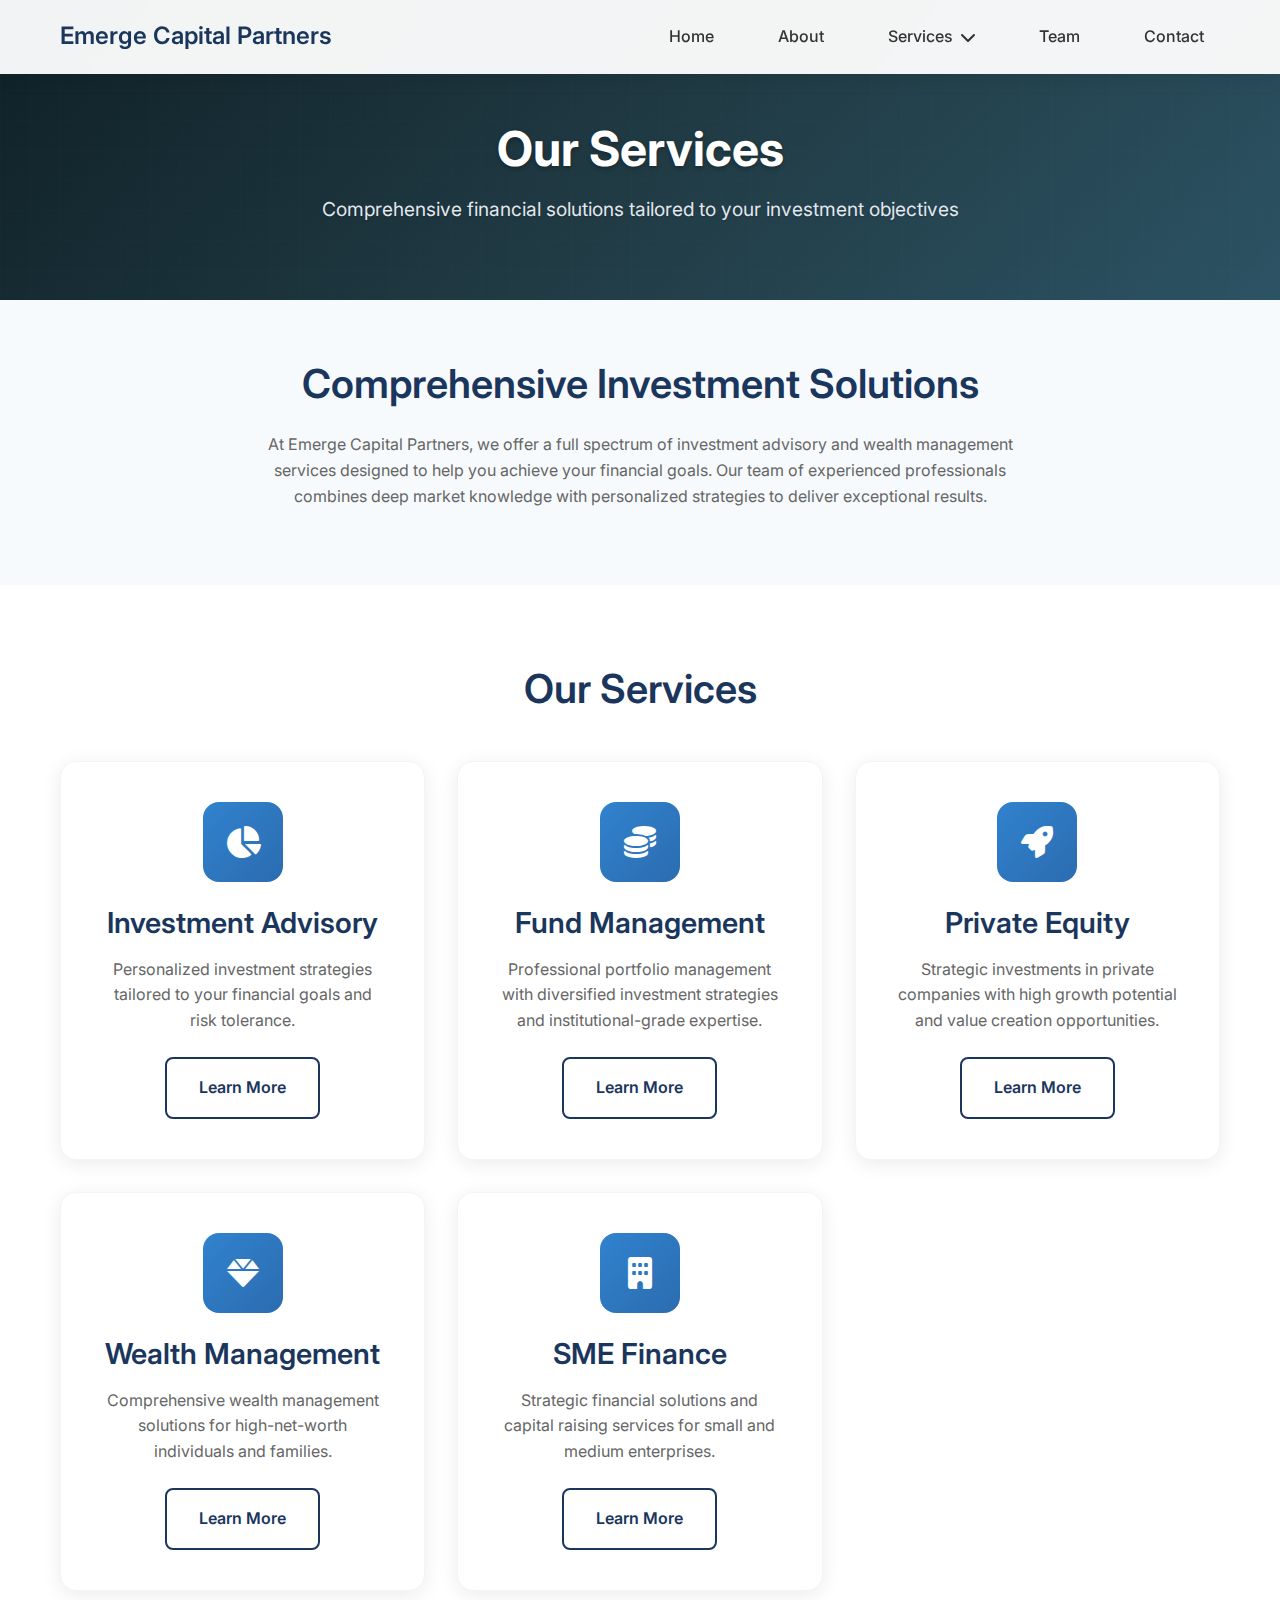
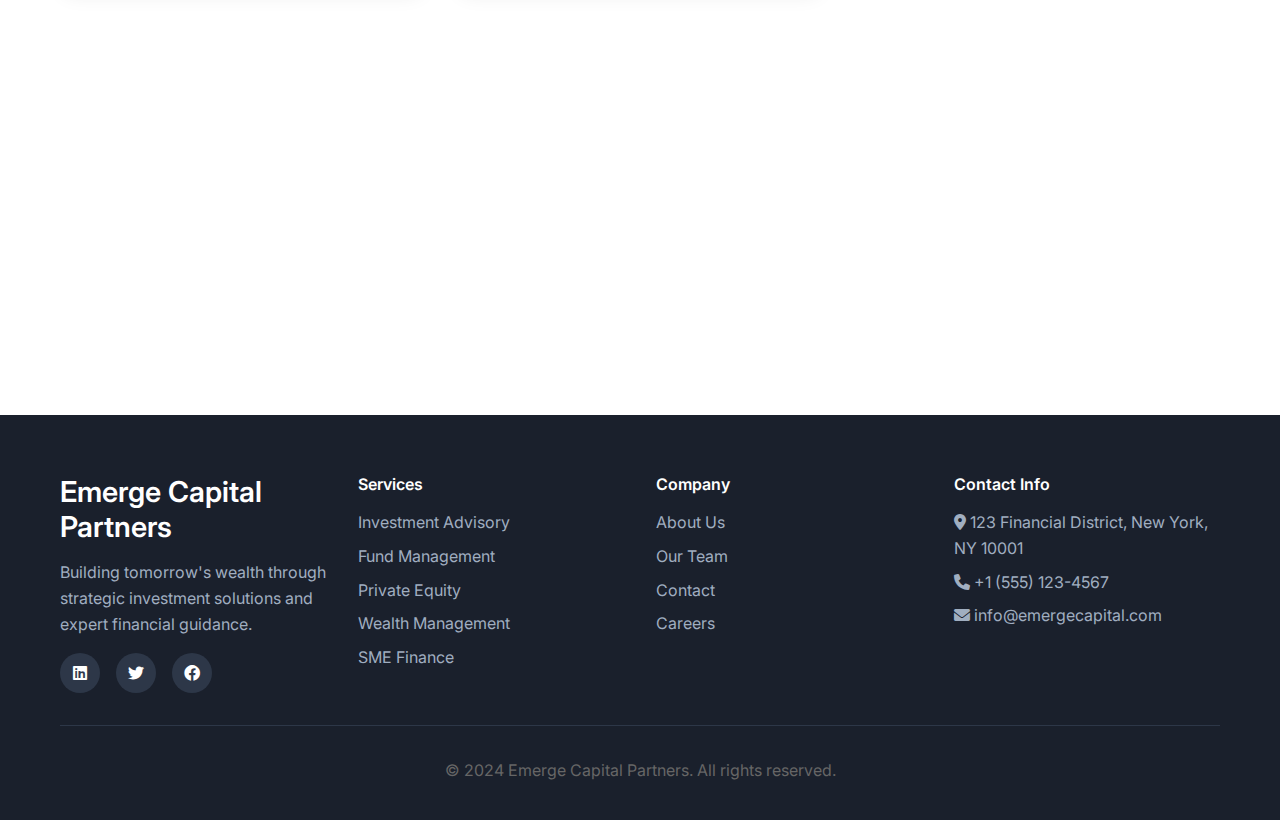
<file: services.html>
<!DOCTYPE html>
<html lang="en">
<head>
    <meta charset="UTF-8">
    <meta name="viewport" content="width=device-width, initial-scale=1.0">
    <title>Our Services - Emerge Capital Partners</title>
    <link rel="stylesheet" href="styles.css">
    <link href="https://fonts.googleapis.com/css2?family=Inter:wght@300;400;500;600;700&display=swap" rel="stylesheet">
    <link rel="stylesheet" href="https://cdnjs.cloudflare.com/ajax/libs/font-awesome/6.0.0/css/all.min.css">
</head>
<body>
    <!-- Navigation -->
    <nav class="navbar">
        <div class="nav-container">
            <div class="nav-logo">
                <h2>Emerge Capital Partners</h2>
            </div>
            <ul class="nav-menu">
                <li class="nav-item">
                    <a href="index.html" class="nav-link">Home</a>
                </li>
                <li class="nav-item">
                    <a href="about.html" class="nav-link">About</a>
                </li>
                <li class="nav-item dropdown active">
                    <a href="services.html" class="nav-link">Services <i class="fas fa-chevron-down"></i></a>
                    <ul class="dropdown-menu">
                        <li><a href="investment-advisory.html">Investment Advisory</a></li>
                        <li><a href="fund-management.html">Fund Management</a></li>
                        <li><a href="private-equity.html">Private Equity</a></li>
                        <li><a href="wealth-management.html">Wealth Management</a></li>
                        <li><a href="sme-finance.html">SME Finance</a></li>
                    </ul>
                </li>
                <li class="nav-item">
                    <a href="team.html" class="nav-link">Team</a>
                </li>
                <li class="nav-item">
                    <a href="contact.html" class="nav-link">Contact</a>
                </li>
            </ul>
            <div class="hamburger">
                <span class="bar"></span>
                <span class="bar"></span>
                <span class="bar"></span>
            </div>
        </div>
    </nav>

    <!-- Page Header -->
    <section class="page-header">
        <div class="container">
            <h1>Our Services</h1>
            <p>Comprehensive financial solutions tailored to your investment objectives</p>
        </div>
    </section>

    <!-- Services Overview -->
    <section class="services-overview">
        <div class="container">
            <div class="services-intro">
                <h2>Comprehensive Investment Solutions</h2>
                <p>At Emerge Capital Partners, we offer a full spectrum of investment advisory and wealth management services designed to help you achieve your financial goals. Our team of experienced professionals combines deep market knowledge with personalized strategies to deliver exceptional results.</p>
            </div>
        </div>
    </section>

    <!-- Service Navigation -->
    <section class="service-navigation">
        <div class="container">
            <h2 class="section-title">Our Services</h2>
            <div class="service-nav-grid">
                <div class="service-nav-card">
                    <div class="service-nav-icon">
                        <i class="fas fa-chart-pie"></i>
                    </div>
                    <h3>Investment Advisory</h3>
                    <p>Personalized investment strategies tailored to your financial goals and risk tolerance.</p>
                    <a href="investment-advisory.html" class="btn btn-outline">Learn More</a>
                </div>
                <div class="service-nav-card">
                    <div class="service-nav-icon">
                        <i class="fas fa-coins"></i>
                    </div>
                    <h3>Fund Management</h3>
                    <p>Professional portfolio management with diversified investment strategies and institutional-grade expertise.</p>
                    <a href="fund-management.html" class="btn btn-outline">Learn More</a>
                </div>
                <div class="service-nav-card">
                    <div class="service-nav-icon">
                        <i class="fas fa-rocket"></i>
                    </div>
                    <h3>Private Equity</h3>
                    <p>Strategic investments in private companies with high growth potential and value creation opportunities.</p>
                    <a href="private-equity.html" class="btn btn-outline">Learn More</a>
                </div>
                <div class="service-nav-card">
                    <div class="service-nav-icon">
                        <i class="fas fa-gem"></i>
                    </div>
                    <h3>Wealth Management</h3>
                    <p>Comprehensive wealth management solutions for high-net-worth individuals and families.</p>
                    <a href="wealth-management.html" class="btn btn-outline">Learn More</a>
                </div>
                <div class="service-nav-card">
                    <div class="service-nav-icon">
                        <i class="fas fa-building"></i>
                    </div>
                    <h3>SME Finance</h3>
                    <p>Strategic financial solutions and capital raising services for small and medium enterprises.</p>
                    <a href="sme-finance.html" class="btn btn-outline">Learn More</a>
                </div>
            </div>
        </div>
    </section>

    <!-- CTA Section -->
    <section class="cta">
        <div class="container">
            <div class="cta-content">
                <h2>Ready to Explore Our Services?</h2>
                <p>Let our team of experts help you find the right investment solutions for your financial goals.</p>
                <a href="contact.html" class="btn btn-primary">Schedule a Consultation</a>
            </div>
        </div>
    </section>

    <!-- Footer -->
    <footer class="footer">
        <div class="container">
            <div class="footer-content">
                <div class="footer-section">
                    <h3>Emerge Capital Partners</h3>
                    <p>Building tomorrow's wealth through strategic investment solutions and expert financial guidance.</p>
                    <div class="social-links">
                        <a href="#"><i class="fab fa-linkedin"></i></a>
                        <a href="#"><i class="fab fa-twitter"></i></a>
                        <a href="#"><i class="fab fa-facebook"></i></a>
                    </div>
                </div>
                <div class="footer-section">
                    <h4>Services</h4>
                    <ul>
                        <li><a href="investment-advisory.html">Investment Advisory</a></li>
                        <li><a href="fund-management.html">Fund Management</a></li>
                        <li><a href="private-equity.html">Private Equity</a></li>
                        <li><a href="wealth-management.html">Wealth Management</a></li>
                        <li><a href="sme-finance.html">SME Finance</a></li>
                    </ul>
                </div>
                <div class="footer-section">
                    <h4>Company</h4>
                    <ul>
                        <li><a href="about.html">About Us</a></li>
                        <li><a href="team.html">Our Team</a></li>
                        <li><a href="contact.html">Contact</a></li>
                        <li><a href="#">Careers</a></li>
                    </ul>
                </div>
                <div class="footer-section">
                    <h4>Contact Info</h4>
                    <p><i class="fas fa-map-marker-alt"></i> 123 Financial District, New York, NY 10001</p>
                    <p><i class="fas fa-phone"></i> +1 (555) 123-4567</p>
                    <p><i class="fas fa-envelope"></i> info@emergecapital.com</p>
                </div>
            </div>
            <div class="footer-bottom">
                <p>&copy; 2024 Emerge Capital Partners. All rights reserved.</p>
            </div>
        </div>
    </footer>

    <script src="script.js"></script>
</body>
</html>
</file>
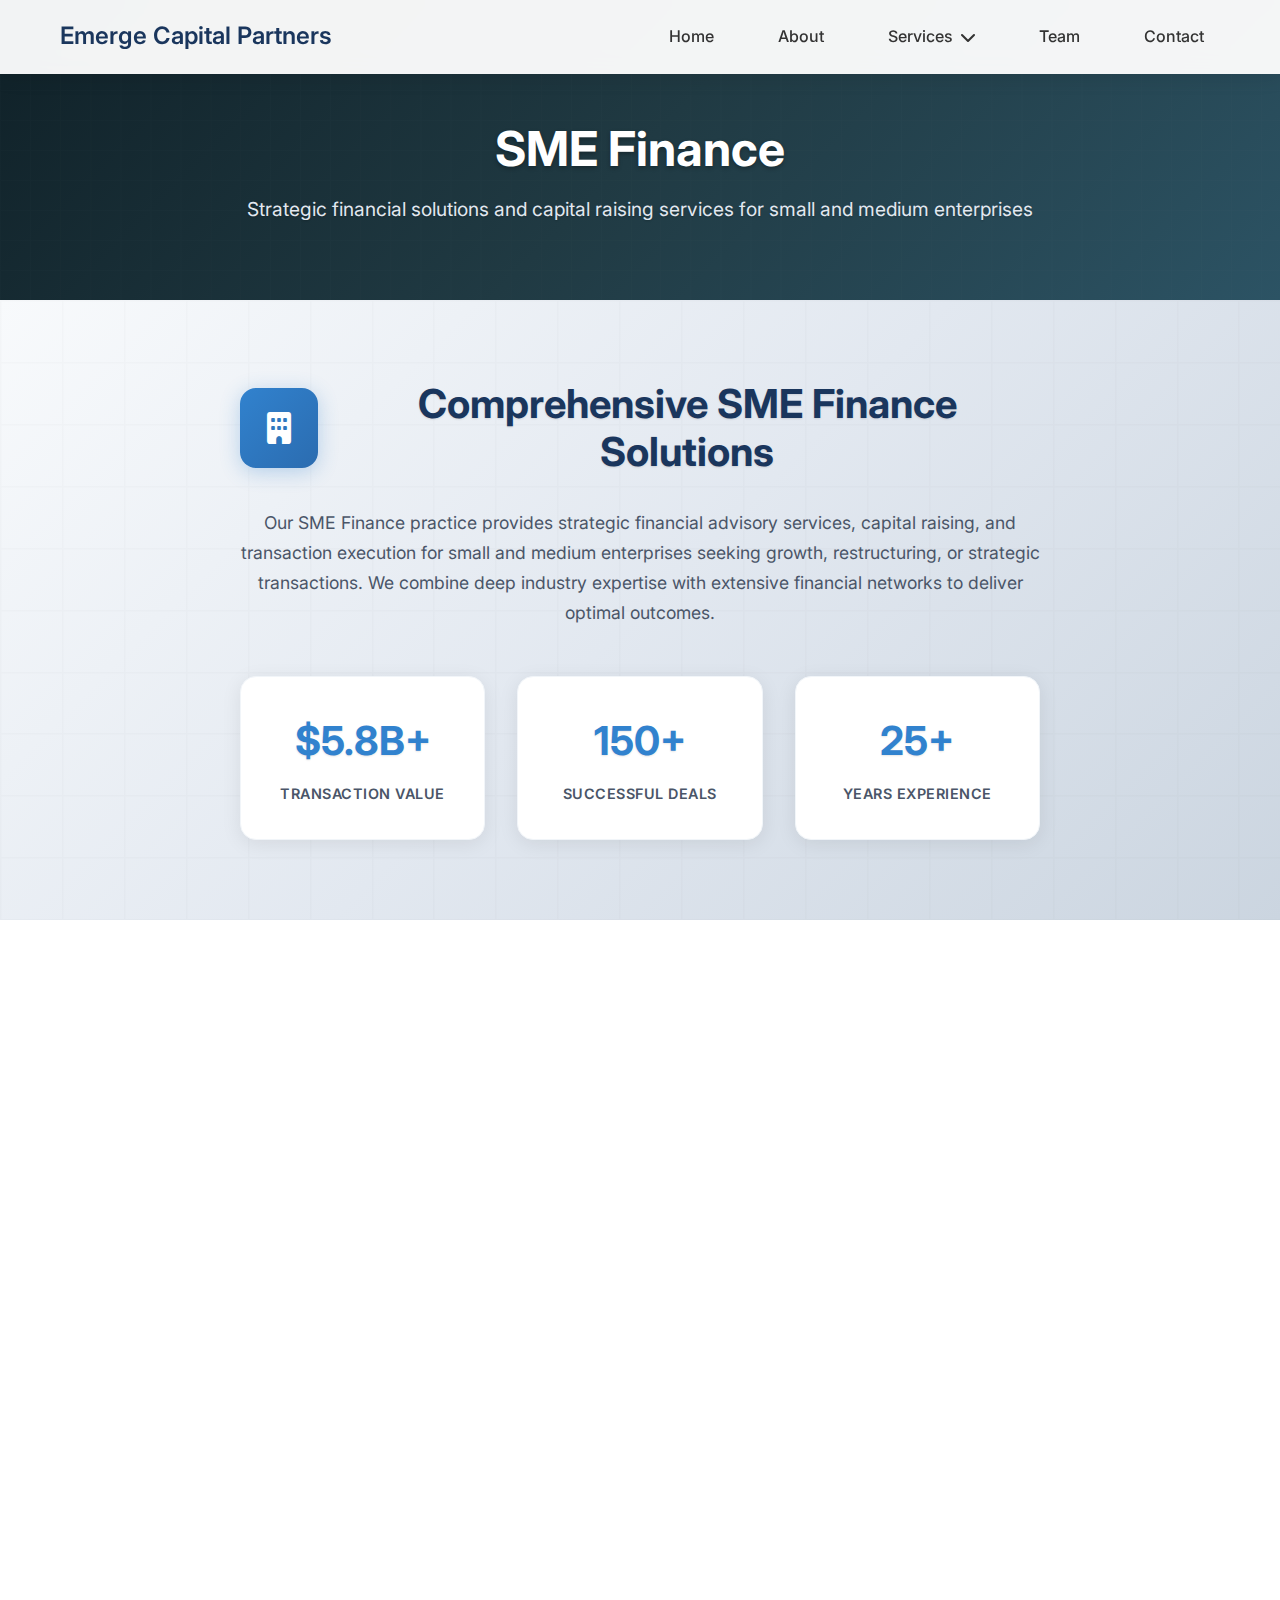
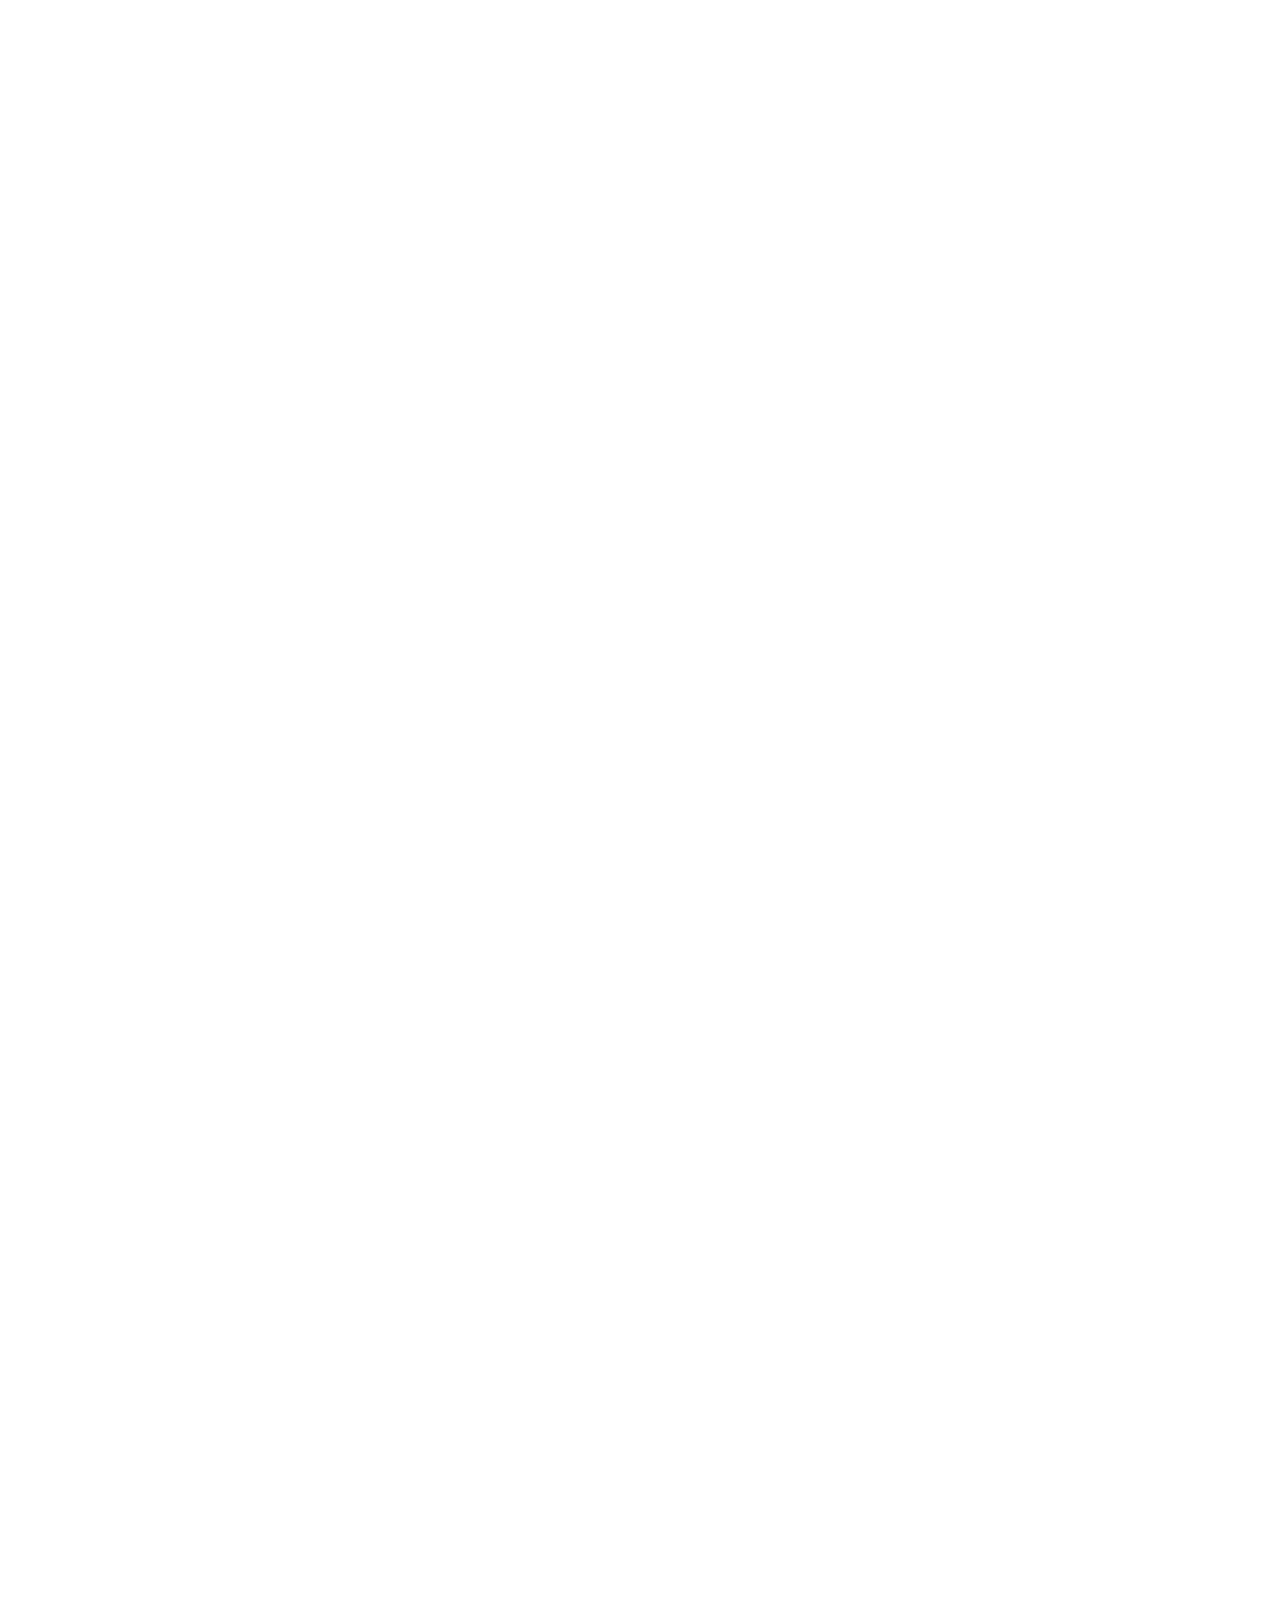
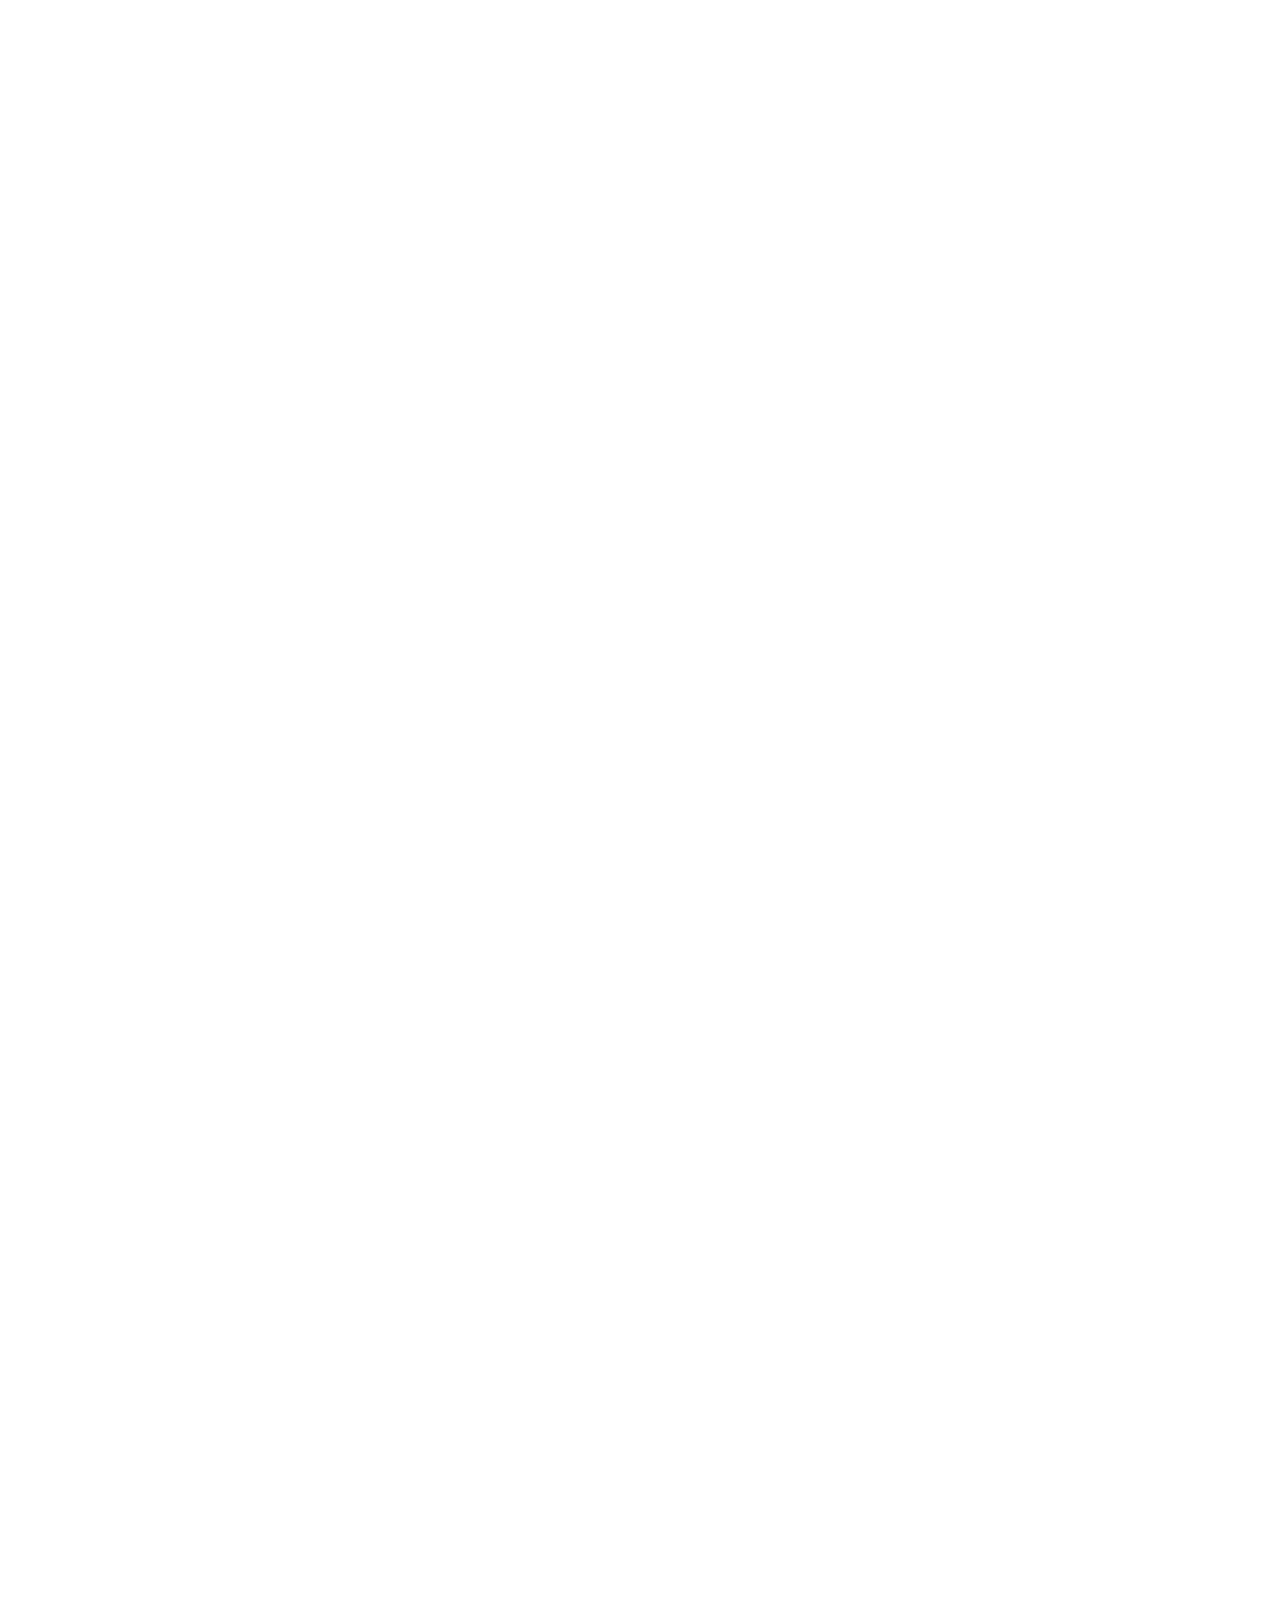
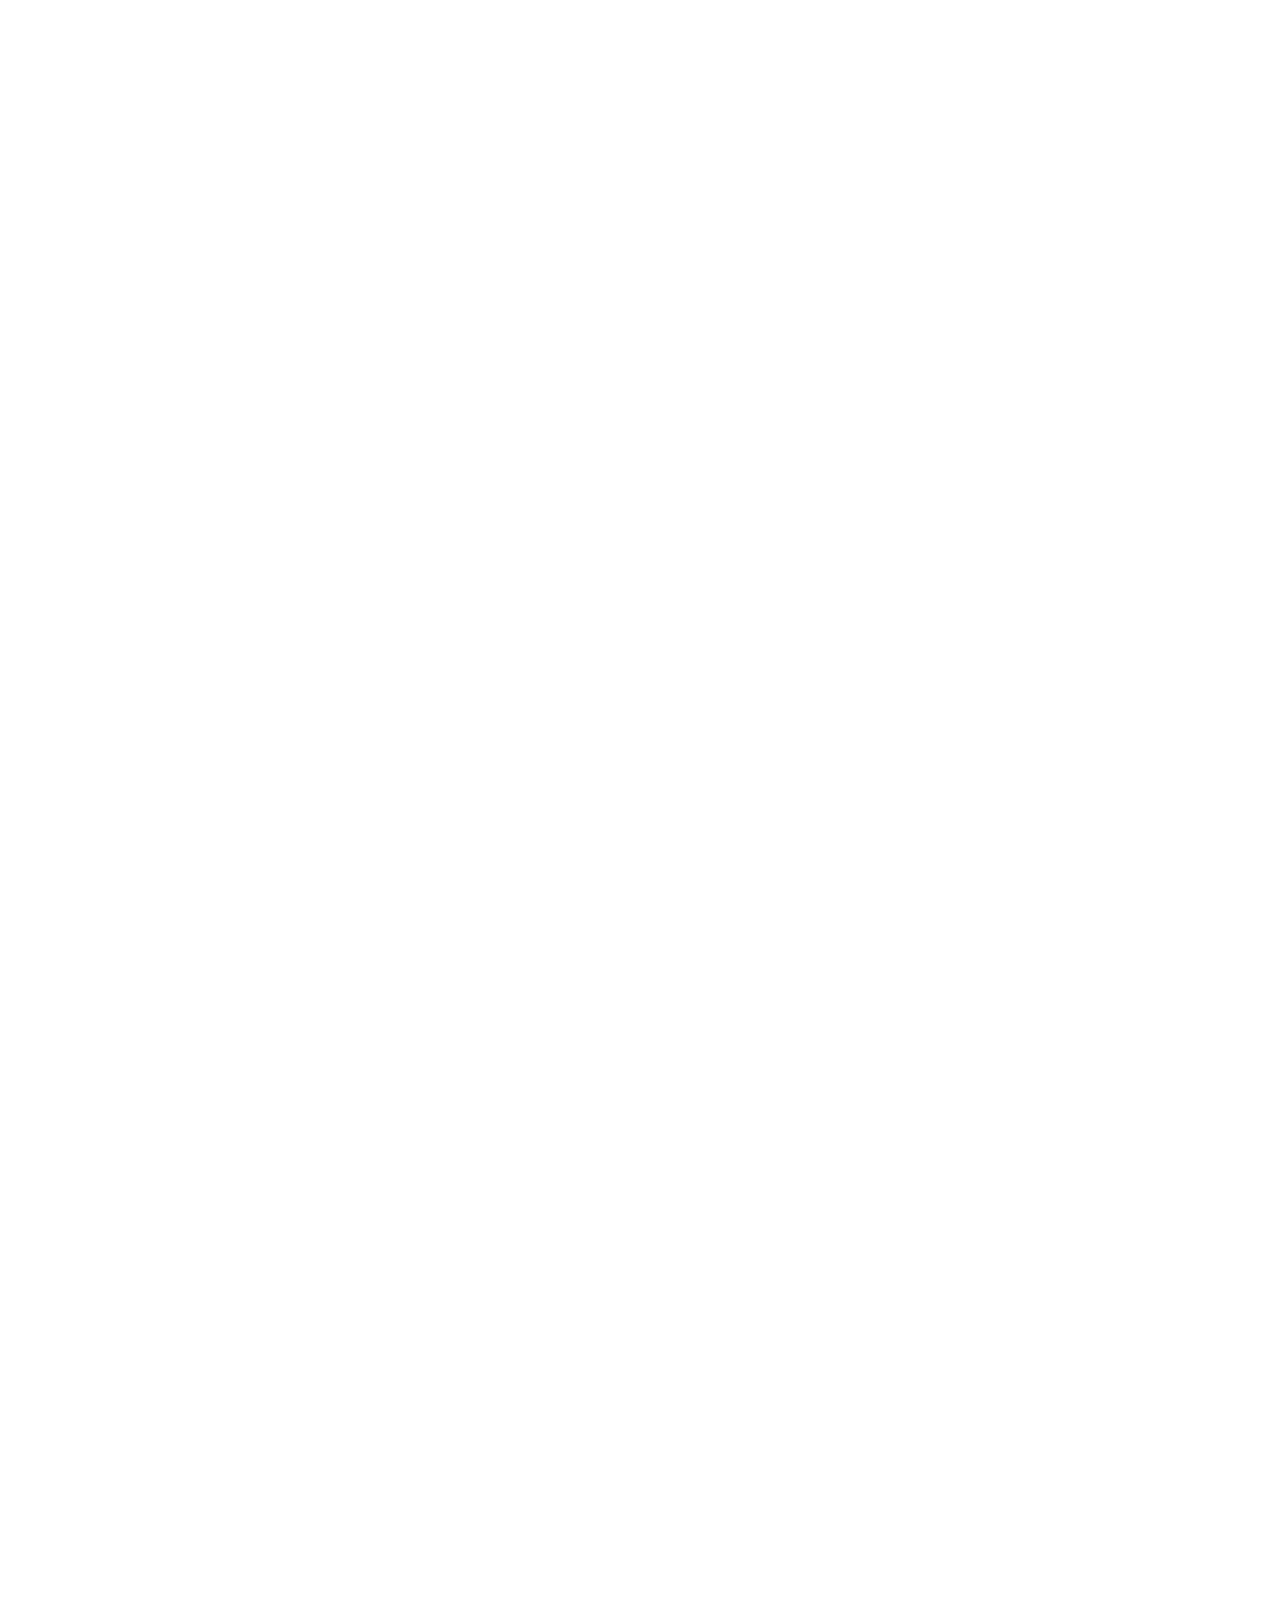
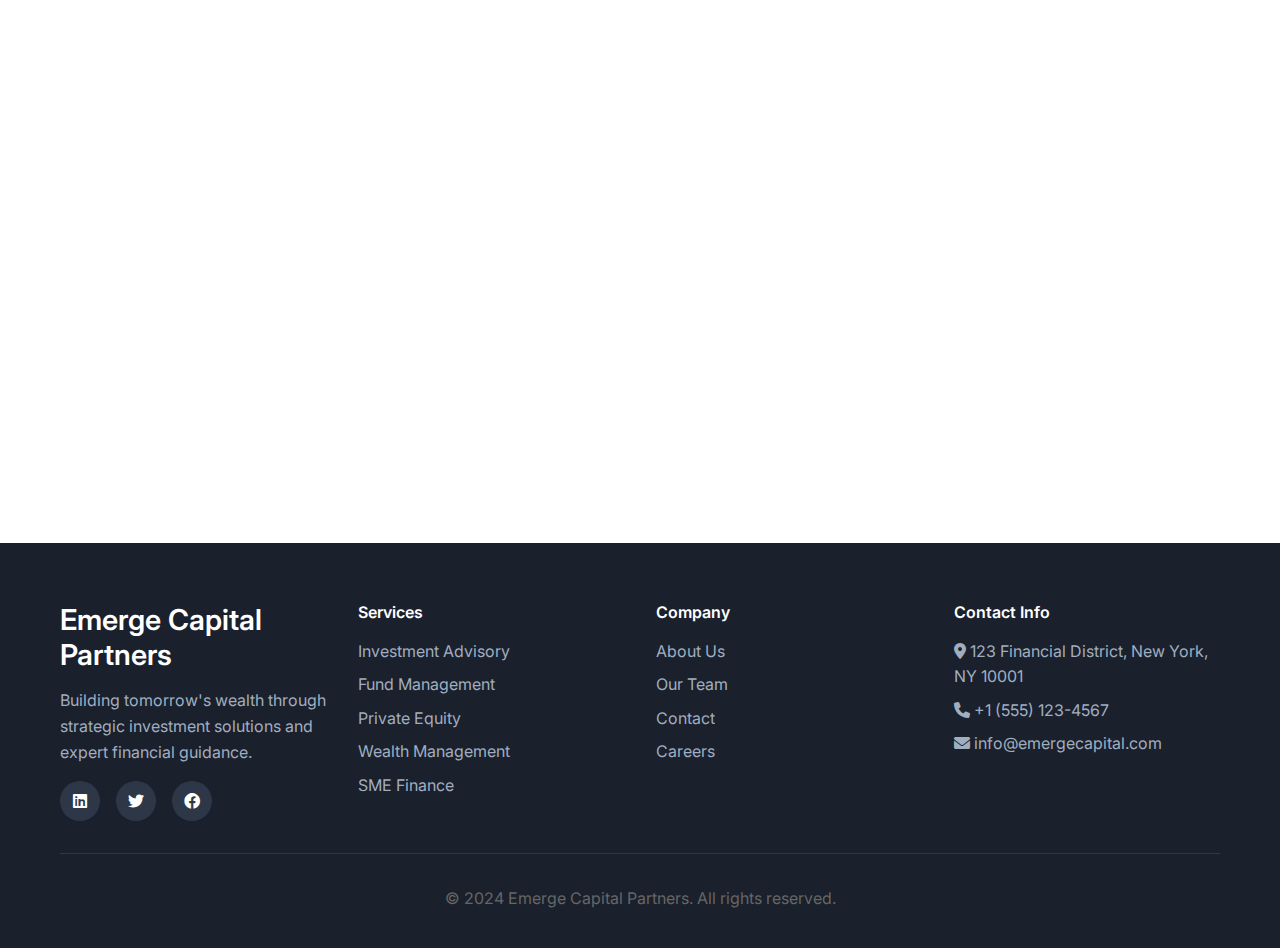
<file: sme-finance.html>
<!DOCTYPE html>
<html lang="en">
<head>
    <meta charset="UTF-8">
    <meta name="viewport" content="width=device-width, initial-scale=1.0">
    <title>SME Finance - Emerge Capital Partners</title>
    <link rel="stylesheet" href="styles.css">
    <link href="https://fonts.googleapis.com/css2?family=Inter:wght@300;400;500;600;700&display=swap" rel="stylesheet">
    <link rel="stylesheet" href="https://cdnjs.cloudflare.com/ajax/libs/font-awesome/6.0.0/css/all.min.css">
</head>
<body>
    <!-- Navigation -->
    <nav class="navbar">
        <div class="nav-container">
            <div class="nav-logo">
                <h2>Emerge Capital Partners</h2>
            </div>
            <ul class="nav-menu">
                <li class="nav-item">
                    <a href="index.html" class="nav-link">Home</a>
                </li>
                <li class="nav-item">
                    <a href="about.html" class="nav-link">About</a>
                </li>
                <li class="nav-item dropdown active">
                    <a href="services.html" class="nav-link">Services <i class="fas fa-chevron-down"></i></a>
                    <ul class="dropdown-menu">
                        <li><a href="investment-advisory.html">Investment Advisory</a></li>
                        <li><a href="fund-management.html">Fund Management</a></li>
                        <li><a href="private-equity.html">Private Equity</a></li>
                        <li><a href="wealth-management.html">Wealth Management</a></li>
                        <li><a href="sme-finance.html" class="active">SME Finance</a></li>
                    </ul>
                </li>
                <li class="nav-item">
                    <a href="team.html" class="nav-link">Team</a>
                </li>
                <li class="nav-item">
                    <a href="contact.html" class="nav-link">Contact</a>
                </li>
            </ul>
            <div class="hamburger">
                <span class="bar"></span>
                <span class="bar"></span>
                <span class="bar"></span>
            </div>
        </div>
    </nav>

    <!-- Page Header -->
    <section class="page-header">
        <div class="container">
            <h1>SME Finance</h1>
            <p>Strategic financial solutions and capital raising services for small and medium enterprises</p>
        </div>
    </section>

    <!-- Service Overview -->
    <section class="service-overview">
        <div class="container">
            <div class="service-intro">
                <div class="intro-header">
                    <div class="intro-icon">
                        <i class="fas fa-building"></i>
                    </div>
                    <h2>Comprehensive SME Finance Solutions</h2>
                </div>
                <p>Our SME Finance practice provides strategic financial advisory services, capital raising, and transaction execution for small and medium enterprises seeking growth, restructuring, or strategic transactions. We combine deep industry expertise with extensive financial networks to deliver optimal outcomes.</p>
                <div class="intro-stats">
                    <div class="stat-item">
                        <span class="stat-number">$5.8B+</span>
                        <span class="stat-label">Transaction Value</span>
                    </div>
                    <div class="stat-item">
                        <span class="stat-number">150+</span>
                        <span class="stat-label">Successful Deals</span>
                    </div>
                    <div class="stat-item">
                        <span class="stat-number">25+</span>
                        <span class="stat-label">Years Experience</span>
                    </div>
                </div>
            </div>
        </div>
    </section>

    <!-- Service Details -->
    <section class="service-detail">
        <div class="container">
            <div class="service-content">
                <div class="service-text">
                    <div class="service-header">
                        <div class="service-icon">
                            <i class="fas fa-building"></i>
                        </div>
                        <h2>Our SME Finance Approach</h2>
                    </div>
                    <p>We take a relationship-driven approach to SME financing, building long-term partnerships with our clients. Our team provides strategic guidance throughout the entire transaction process, from initial planning to successful execution and post-transaction support.</p>
                    
                    <div class="principles-section">
                        <h3>Core Principles</h3>
                        <div class="principles-grid">
                            <div class="principle-item">
                                <div class="principle-icon">
                                    <i class="fas fa-handshake"></i>
                                </div>
                                <div class="principle-content">
                                    <h4>Relationship-Focused</h4>
                                    <p>Building long-term partnerships based on trust, transparency, and mutual success.</p>
                                </div>
                            </div>
                            <div class="principle-item">
                                <div class="principle-icon">
                                    <i class="fas fa-lightbulb"></i>
                                </div>
                                <div class="principle-content">
                                    <h4>Innovative Solutions</h4>
                                    <p>Developing creative financing structures tailored to each client's unique needs.</p>
                                </div>
                            </div>
                            <div class="principle-item">
                                <div class="principle-icon">
                                    <i class="fas fa-chart-line"></i>
                                </div>
                                <div class="principle-content">
                                    <h4>Performance-Driven</h4>
                                    <p>Focusing on measurable outcomes and sustainable growth for our clients.</p>
                                </div>
                            </div>
                        </div>
                    </div>

                    <div class="process-section">
                        <h3>Our Process</h3>
                        <div class="process-steps">
                            <div class="process-step">
                                <div class="step-number">1</div>
                                <div class="step-content">
                                    <h4>Discovery & Analysis</h4>
                                    <p>Comprehensive assessment of your business needs, financial position, and growth objectives.</p>
                                </div>
                            </div>
                            <div class="process-step">
                                <div class="step-number">2</div>
                                <div class="step-content">
                                    <h4>Strategy Development</h4>
                                    <p>Designing customized financing solutions that align with your business goals and risk profile.</p>
                                </div>
                            </div>
                            <div class="process-step">
                                <div class="step-number">3</div>
                                <div class="step-content">
                                    <h4>Execution & Implementation</h4>
                                    <p>Managing the entire transaction process with precision and attention to detail.</p>
                                </div>
                            </div>
                            <div class="process-step">
                                <div class="step-number">4</div>
                                <div class="step-content">
                                    <h4>Ongoing Support</h4>
                                    <p>Providing continued guidance and support to ensure long-term success.</p>
                                </div>
                            </div>
                        </div>
                    </div>
                </div>
            </div>
        </div>
    </section>

    <!-- SME Services -->
    <section class="merchant-services">
        <div class="container">
            <h2 class="section-title">Our SME Finance Services</h2>
            <div class="services-grid">
                <div class="service-card">
                    <div class="service-icon">
                        <i class="fas fa-chart-pie"></i>
                    </div>
                    <h3>Capital Raising</h3>
                    <p>Strategic debt and equity financing solutions for business expansion, acquisitions, and working capital needs.</p>
                </div>
                <div class="service-card">
                    <div class="service-icon">
                        <i class="fas fa-handshake"></i>
                    </div>
                    <h3>M&A Advisory</h3>
                    <p>Comprehensive support for mergers, acquisitions, divestitures, and strategic partnerships.</p>
                </div>
                <div class="service-card">
                    <div class="service-icon">
                        <i class="fas fa-balance-scale"></i>
                    </div>
                    <h3>Restructuring</h3>
                    <p>Financial restructuring and turnaround services for businesses facing operational or financial challenges.</p>
                </div>
                <div class="service-card">
                    <div class="service-icon">
                        <i class="fas fa-bullseye"></i>
                    </div>
                    <h3>Strategic Advisory</h3>
                    <p>Expert guidance on business strategy, market positioning, and growth initiatives.</p>
                </div>
            </div>
        </div>
    </section>

    <!-- Industry Focus -->
    <section class="industry-focus">
        <div class="container">
            <h2 class="section-title">Industry Expertise</h2>
            <div class="industry-grid">
                <div class="industry-card">
                    <div class="industry-icon">
                        <i class="fas fa-industry"></i>
                    </div>
                    <h3>Manufacturing</h3>
                    <div class="industry-expertise">
                        <span>Equipment Financing</span>
                        <span>Working Capital</span>
                        <span>Expansion Funding</span>
                    </div>
                </div>
                <div class="industry-card">
                    <div class="industry-icon">
                        <i class="fas fa-shopping-cart"></i>
                    </div>
                    <h3>Retail & E-commerce</h3>
                    <div class="industry-expertise">
                        <span>Inventory Financing</span>
                        <span>Digital Transformation</span>
                        <span>Market Expansion</span>
                    </div>
                </div>
                <div class="industry-card">
                    <div class="industry-icon">
                        <i class="fas fa-laptop-code"></i>
                    </div>
                    <h3>Technology</h3>
                    <div class="industry-expertise">
                        <span>R&D Funding</span>
                        <span>Product Development</span>
                        <span>Market Scaling</span>
                    </div>
                </div>
                <div class="industry-card">
                    <div class="industry-icon">
                        <i class="fas fa-truck"></i>
                    </div>
                    <h3>Logistics</h3>
                    <div class="industry-expertise">
                        <span>Fleet Financing</span>
                        <span>Infrastructure</span>
                        <span>Network Expansion</span>
                    </div>
                </div>
            </div>
        </div>
    </section>

    <!-- Transaction Types -->
    <section class="transaction-types">
        <div class="container">
            <h2 class="section-title">Transaction Types</h2>
            <div class="transaction-grid">
                <div class="transaction-card">
                    <div class="transaction-icon">
                        <i class="fas fa-plus-circle"></i>
                    </div>
                    <h3>Growth Capital</h3>
                    <p>Financing for business expansion, new market entry, and product development initiatives.</p>
                </div>
                <div class="transaction-card">
                    <div class="transaction-icon">
                        <i class="fas fa-exchange-alt"></i>
                    </div>
                    <h3>Acquisition Financing</h3>
                    <p>Structured financing solutions for strategic acquisitions and market consolidation.</p>
                </div>
                <div class="transaction-card">
                    <div class="transaction-icon">
                        <i class="fas fa-sync-alt"></i>
                    </div>
                    <h3>Refinancing</h3>
                    <p>Optimizing capital structure and reducing financing costs through strategic refinancing.</p>
                </div>
                <div class="transaction-card">
                    <div class="transaction-icon">
                        <i class="fas fa-tools"></i>
                    </div>
                    <h3>Turnaround Financing</h3>
                    <p>Specialized financing solutions for businesses undergoing operational restructuring.</p>
                </div>
            </div>
        </div>
    </section>

    <!-- Success Stories -->
    <section class="success-stories">
        <div class="container">
            <h2 class="section-title">Success Stories</h2>
            <div class="stories-mb-grid">
                <div class="story-mb-card">
                    <div class="story-mb-content">
                        <h3>Manufacturing Expansion</h3>
                        <p>"Emerge Capital Partners helped us secure $25 million in growth capital to expand our manufacturing facilities. Their strategic guidance and industry expertise were invaluable throughout the process."</p>
                        <div class="story-mb-author">
                            <strong>CEO, Industrial Manufacturing Co.</strong>
                        </div>
                        <div class="story-mb-stats">
                            <div class="story-mb-stat">
                                <span class="stat-number">$25M</span>
                                <span class="stat-label">Capital Raised</span>
                            </div>
                            <div class="story-mb-stat">
                                <span class="stat-number">40%</span>
                                <span class="stat-label">Production Increase</span>
                            </div>
                        </div>
                    </div>
                </div>
                <div class="story-mb-card">
                    <div class="story-mb-content">
                        <h3>Technology Scale-Up</h3>
                        <p>"The team at Emerge Capital Partners provided exceptional support in our Series B funding round. Their network and expertise helped us secure the right investors for our growth stage."</p>
                        <div class="story-mb-author">
                            <strong>Founder, Tech Startup</strong>
                        </div>
                        <div class="story-mb-stats">
                            <div class="story-mb-stat">
                                <span class="stat-number">$15M</span>
                                <span class="stat-label">Series B Funding</span>
                            </div>
                            <div class="story-mb-stat">
                                <span class="stat-number">3x</span>
                                <span class="stat-label">Valuation Increase</span>
                            </div>
                        </div>
                    </div>
                </div>
            </div>
        </div>
    </section>

    <!-- Why Choose Us -->
    <section class="why-choose-mb">
        <div class="container">
            <h2 class="section-title">Why Choose Emerge Capital Partners for SME Finance?</h2>
            <div class="reasons-grid">
                <div class="reason-item">
                    <div class="reason-icon">
                        <i class="fas fa-users"></i>
                    </div>
                    <h3>Experienced Team</h3>
                    <p>Our team brings decades of combined experience in SME financing, with deep expertise across multiple industries and transaction types.</p>
                </div>
                <div class="reason-item">
                    <div class="reason-icon">
                        <i class="fas fa-network-wired"></i>
                    </div>
                    <h3>Extensive Network</h3>
                    <p>Strong relationships with banks, institutional investors, and alternative lenders to provide optimal financing solutions.</p>
                </div>
                <div class="reason-item">
                    <div class="reason-icon">
                        <i class="fas fa-cogs"></i>
                    </div>
                    <h3>Customized Solutions</h3>
                    <p>Tailored financing structures that align with your business objectives, risk profile, and growth trajectory.</p>
                </div>
                <div class="reason-item">
                    <div class="reason-icon">
                        <i class="fas fa-clock"></i>
                    </div>
                    <h3>Efficient Execution</h3>
                    <p>Streamlined processes and dedicated deal teams to ensure timely and successful transaction completion.</p>
                </div>
            </div>
        </div>
    </section>

    <!-- CTA Section -->
    <section class="cta">
        <div class="container">
            <div class="cta-content">
                <h2>Ready to Explore SME Finance Solutions?</h2>
                <p>Let our team of experts help you secure the financing you need to grow your business and achieve your strategic objectives.</p>
                <a href="contact.html" class="btn btn-primary">Get Started Today</a>
            </div>
        </div>
    </section>

    <!-- Footer -->
    <footer class="footer">
        <div class="container">
            <div class="footer-content">
                <div class="footer-section">
                    <h3>Emerge Capital Partners</h3>
                    <p>Building tomorrow's wealth through strategic investment solutions and expert financial guidance.</p>
                    <div class="social-links">
                        <a href="#"><i class="fab fa-linkedin"></i></a>
                        <a href="#"><i class="fab fa-twitter"></i></a>
                        <a href="#"><i class="fab fa-facebook"></i></a>
                    </div>
                </div>
                <div class="footer-section">
                    <h4>Services</h4>
                    <ul>
                        <li><a href="investment-advisory.html">Investment Advisory</a></li>
                        <li><a href="fund-management.html">Fund Management</a></li>
                        <li><a href="private-equity.html">Private Equity</a></li>
                        <li><a href="wealth-management.html">Wealth Management</a></li>
                        <li><a href="sme-finance.html">SME Finance</a></li>
                    </ul>
                </div>
                <div class="footer-section">
                    <h4>Company</h4>
                    <ul>
                        <li><a href="about.html">About Us</a></li>
                        <li><a href="team.html">Our Team</a></li>
                        <li><a href="contact.html">Contact</a></li>
                        <li><a href="#">Careers</a></li>
                    </ul>
                </div>
                <div class="footer-section">
                    <h4>Contact Info</h4>
                    <p><i class="fas fa-map-marker-alt"></i> 123 Financial District, New York, NY 10001</p>
                    <p><i class="fas fa-phone"></i> +1 (555) 123-4567</p>
                    <p><i class="fas fa-envelope"></i> info@emergecapital.com</p>
                </div>
            </div>
            <div class="footer-bottom">
                <p>&copy; 2024 Emerge Capital Partners. All rights reserved.</p>
            </div>
        </div>
    </footer>

    <script src="script.js"></script>
</body>
</html>
</file>
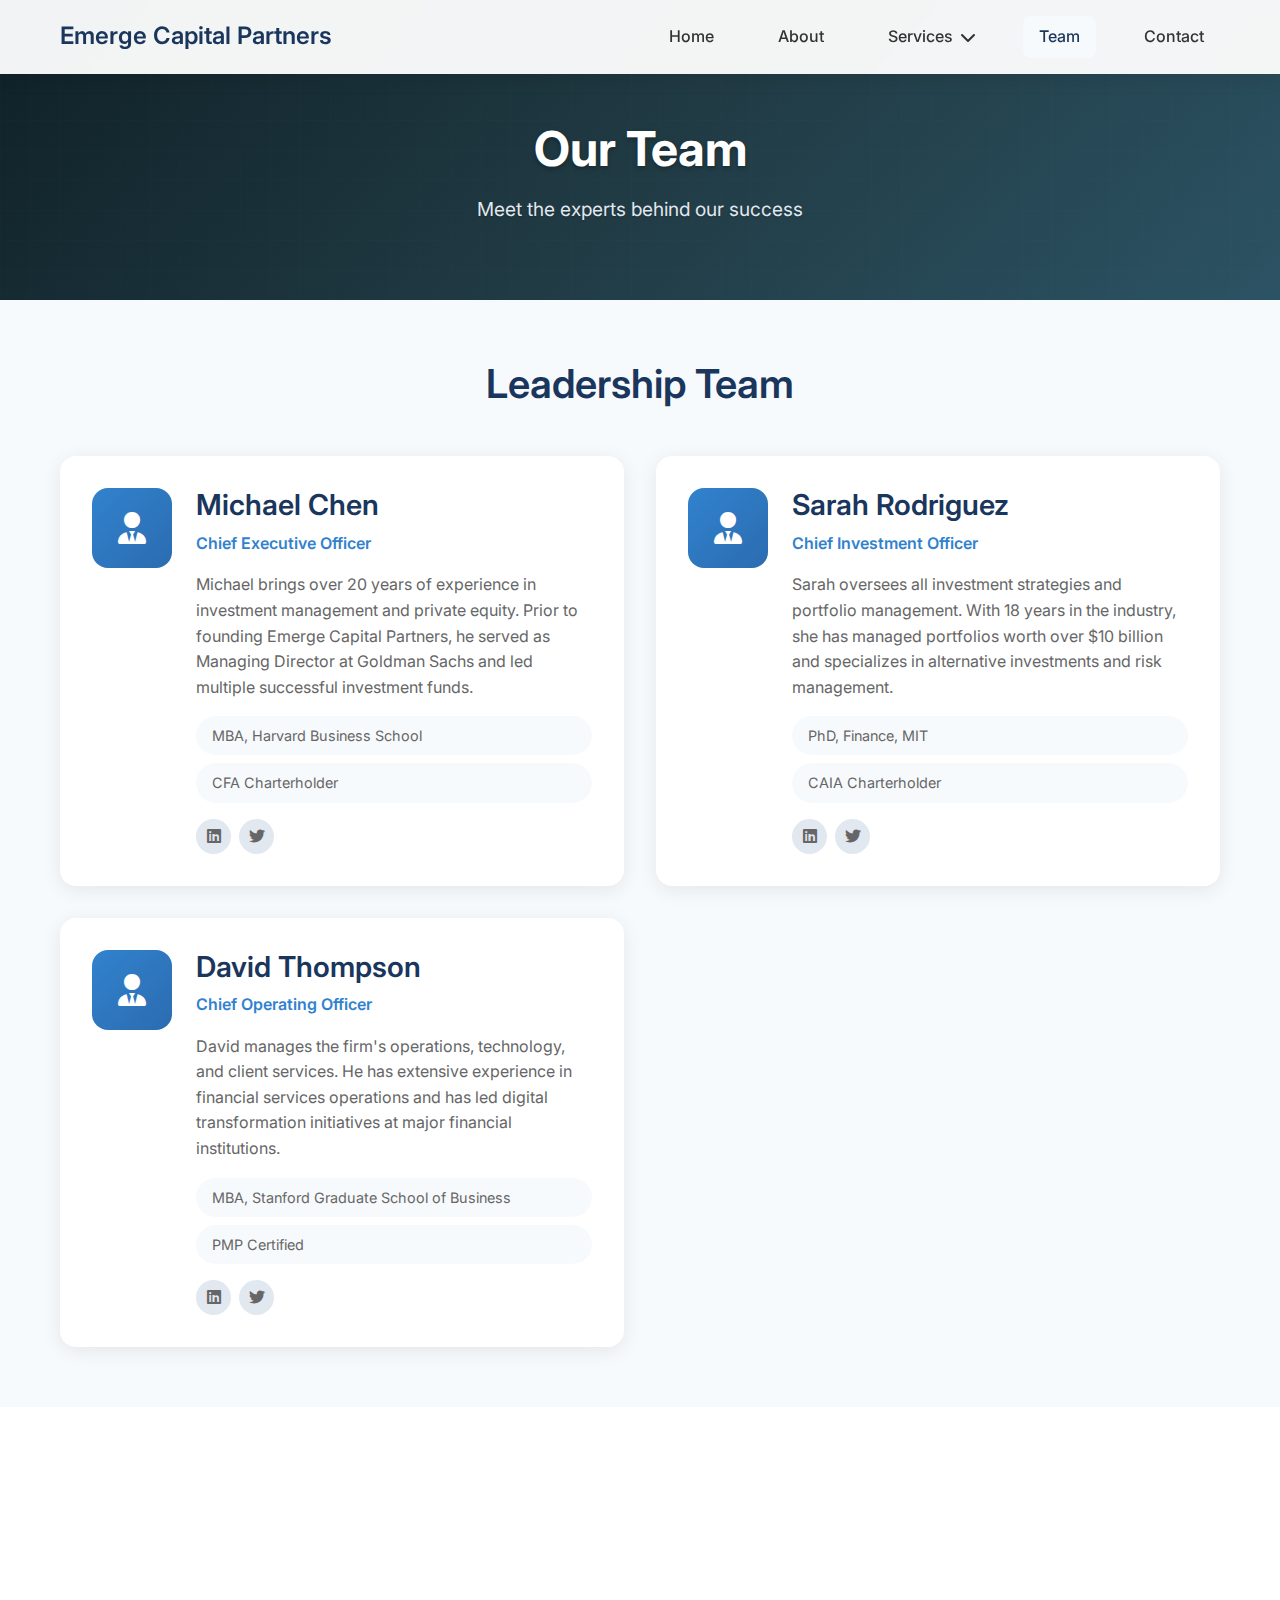
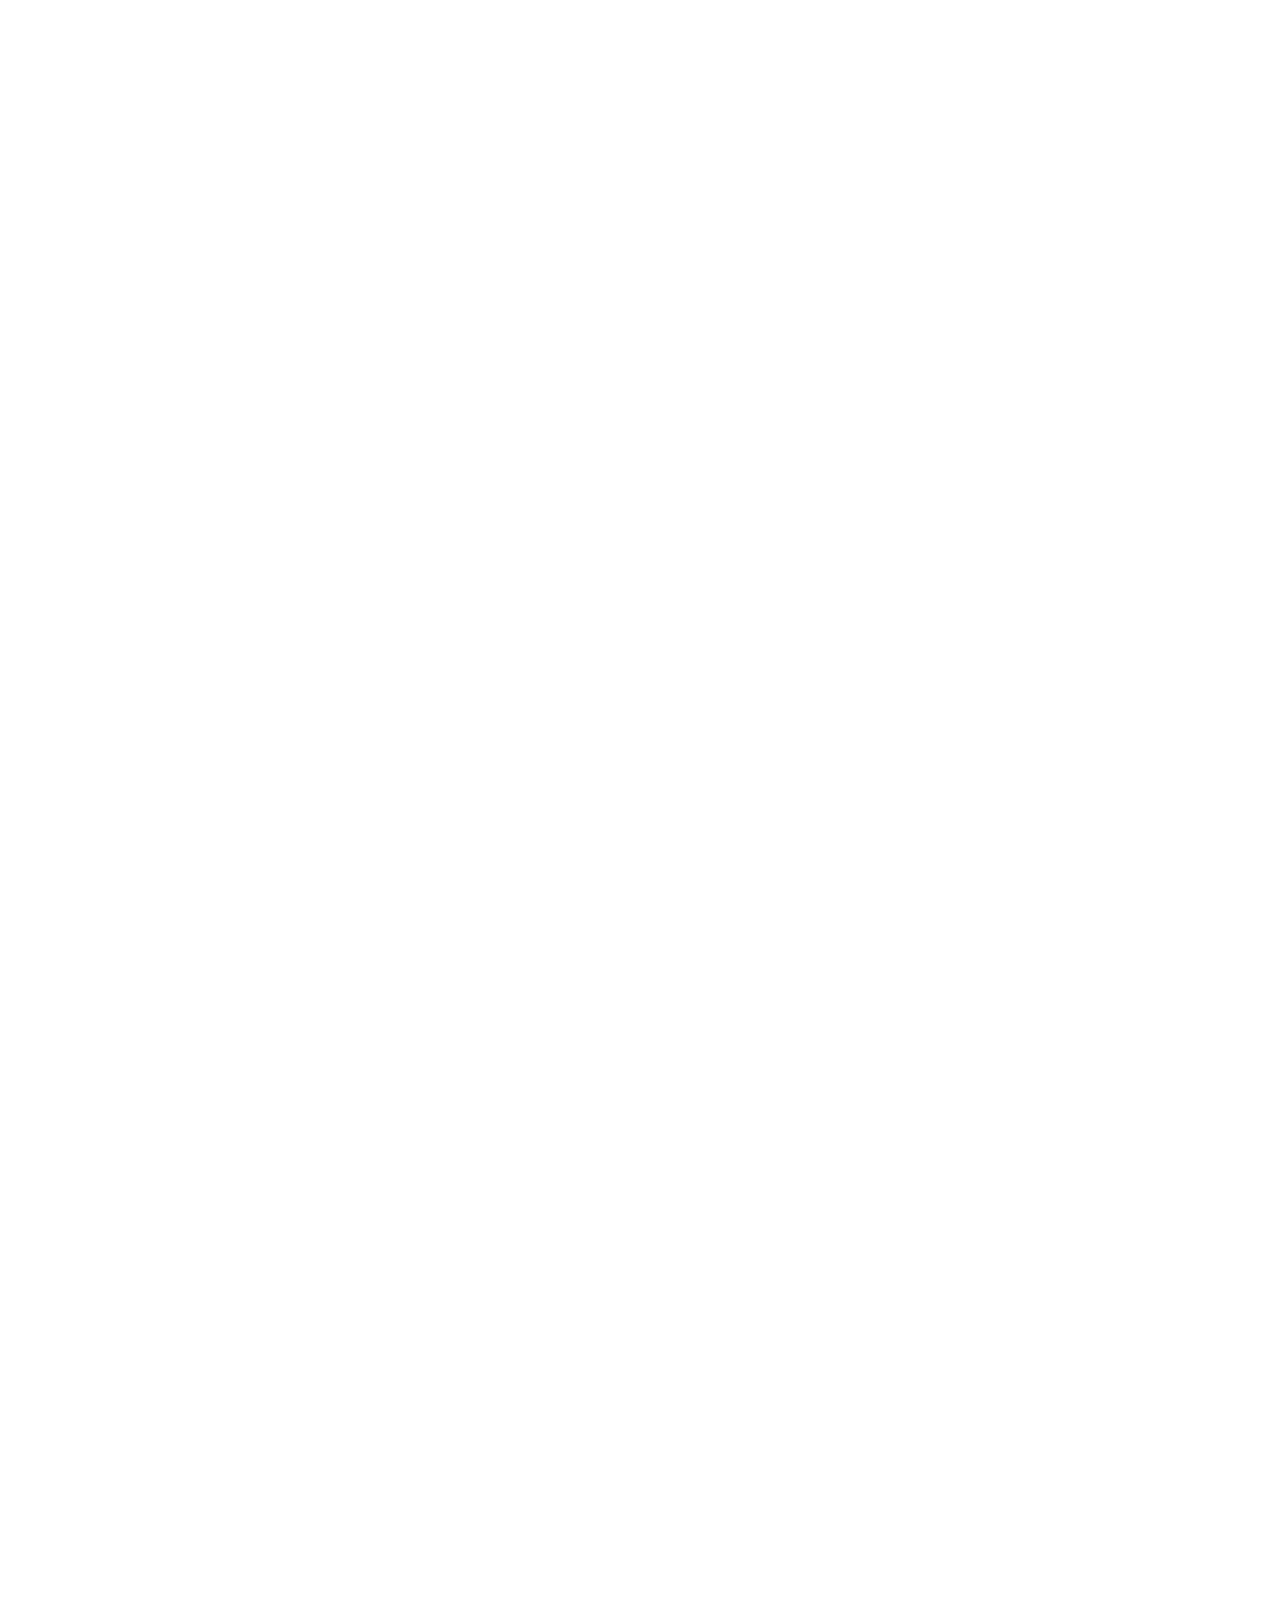
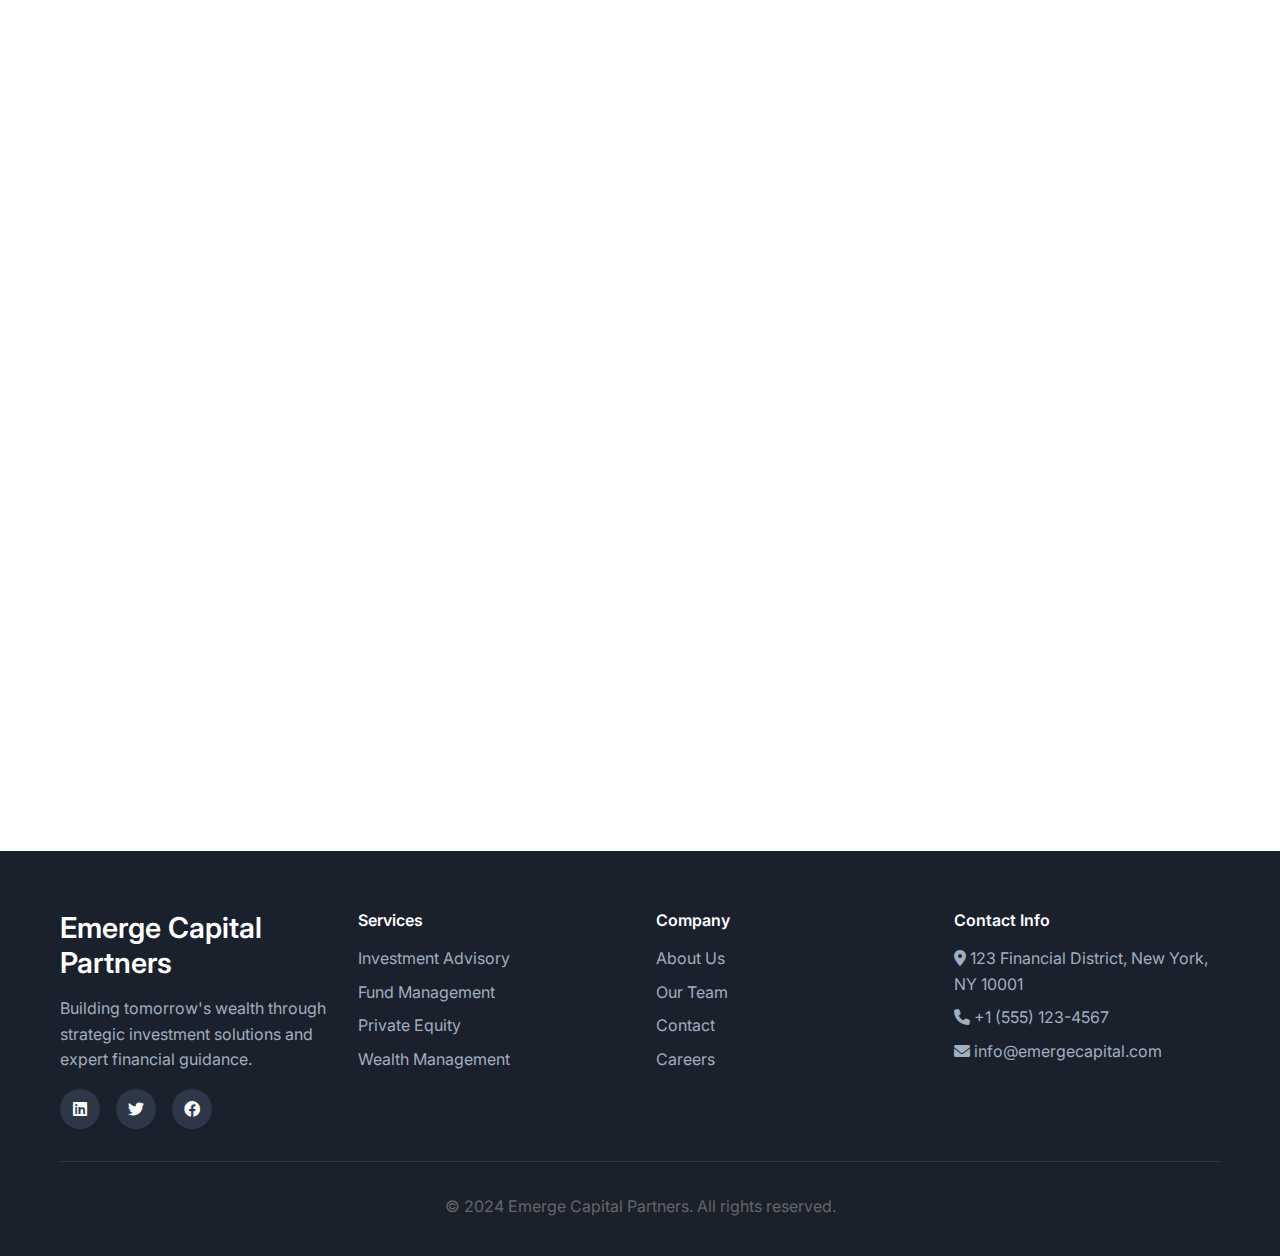
<file: team.html>
<!DOCTYPE html>
<html lang="en">
<head>
    <meta charset="UTF-8">
    <meta name="viewport" content="width=device-width, initial-scale=1.0">
    <title>Our Team - Emerge Capital Partners</title>
    <link rel="stylesheet" href="styles.css">
    <link href="https://fonts.googleapis.com/css2?family=Inter:wght@300;400;500;600;700&display=swap" rel="stylesheet">
    <link rel="stylesheet" href="https://cdnjs.cloudflare.com/ajax/libs/font-awesome/6.0.0/css/all.min.css">
</head>
<body>
    <!-- Navigation -->
    <nav class="navbar">
        <div class="nav-container">
            <div class="nav-logo">
                <h2>Emerge Capital Partners</h2>
            </div>
            <ul class="nav-menu">
                <li class="nav-item">
                    <a href="index.html" class="nav-link">Home</a>
                </li>
                <li class="nav-item">
                    <a href="about.html" class="nav-link">About</a>
                </li>
                <li class="nav-item dropdown">
                    <a href="services.html" class="nav-link">Services <i class="fas fa-chevron-down"></i></a>
                    <ul class="dropdown-menu">
                        <li><a href="investment-advisory.html">Investment Advisory</a></li>
                        <li><a href="fund-management.html">Fund Management</a></li>
                        <li><a href="private-equity.html">Private Equity</a></li>
                        <li><a href="wealth-management.html">Wealth Management</a></li>
                        <li><a href="sme-finance.html">SME Finance</a></li>
                    </ul>
                </li>
                <li class="nav-item">
                    <a href="team.html" class="nav-link active">Team</a>
                </li>
                <li class="nav-item">
                    <a href="contact.html" class="nav-link">Contact</a>
                </li>
            </ul>
            <div class="hamburger">
                <span class="bar"></span>
                <span class="bar"></span>
                <span class="bar"></span>
            </div>
        </div>
    </nav>

    <!-- Page Header -->
    <section class="page-header">
        <div class="container">
            <h1>Our Team</h1>
            <p>Meet the experts behind our success</p>
        </div>
    </section>

    <!-- Leadership Team -->
    <section class="leadership-team">
        <div class="container">
            <h2 class="section-title">Leadership Team</h2>
            <div class="team-grid">
                <div class="team-member">
                    <div class="member-photo">
                        <i class="fas fa-user-tie"></i>
                    </div>
                    <div class="member-info">
                        <h3>Michael Chen</h3>
                        <p class="member-title">Chief Executive Officer</p>
                        <p class="member-bio">Michael brings over 20 years of experience in investment management and private equity. Prior to founding Emerge Capital Partners, he served as Managing Director at Goldman Sachs and led multiple successful investment funds.</p>
                        <div class="member-credentials">
                            <span>MBA, Harvard Business School</span>
                            <span>CFA Charterholder</span>
                        </div>
                        <div class="member-social">
                            <a href="#"><i class="fab fa-linkedin"></i></a>
                            <a href="#"><i class="fab fa-twitter"></i></a>
                        </div>
                    </div>
                </div>
                <div class="team-member">
                    <div class="member-photo">
                        <i class="fas fa-user-tie"></i>
                    </div>
                    <div class="member-info">
                        <h3>Sarah Rodriguez</h3>
                        <p class="member-title">Chief Investment Officer</p>
                        <p class="member-bio">Sarah oversees all investment strategies and portfolio management. With 18 years in the industry, she has managed portfolios worth over $10 billion and specializes in alternative investments and risk management.</p>
                        <div class="member-credentials">
                            <span>PhD, Finance, MIT</span>
                            <span>CAIA Charterholder</span>
                        </div>
                        <div class="member-social">
                            <a href="#"><i class="fab fa-linkedin"></i></a>
                            <a href="#"><i class="fab fa-twitter"></i></a>
                        </div>
                    </div>
                </div>
                <div class="team-member">
                    <div class="member-photo">
                        <i class="fas fa-user-tie"></i>
                    </div>
                    <div class="member-info">
                        <h3>David Thompson</h3>
                        <p class="member-title">Chief Operating Officer</p>
                        <p class="member-bio">David manages the firm's operations, technology, and client services. He has extensive experience in financial services operations and has led digital transformation initiatives at major financial institutions.</p>
                        <div class="member-credentials">
                            <span>MBA, Stanford Graduate School of Business</span>
                            <span>PMP Certified</span>
                        </div>
                        <div class="member-social">
                            <a href="#"><i class="fab fa-linkedin"></i></a>
                            <a href="#"><i class="fab fa-twitter"></i></a>
                        </div>
                    </div>
                </div>
            </div>
        </div>
    </section>

    <!-- Investment Team -->
    <section class="investment-team">
        <div class="container">
            <h2 class="section-title">Investment Team</h2>
            <div class="team-grid">
                <div class="team-member">
                    <div class="member-photo">
                        <i class="fas fa-user-tie"></i>
                    </div>
                    <div class="member-info">
                        <h3>Jennifer Park</h3>
                        <p class="member-title">Head of Private Equity</p>
                        <p class="member-bio">Jennifer leads our private equity division, focusing on growth-stage investments and buyout opportunities. She has executed over 50 private equity transactions with a combined value of $3 billion.</p>
                        <div class="member-credentials">
                            <span>MBA, Wharton School</span>
                            <span>Former Partner, KKR</span>
                        </div>
                        <div class="member-social">
                            <a href="#"><i class="fab fa-linkedin"></i></a>
                        </div>
                    </div>
                </div>
                <div class="team-member">
                    <div class="member-photo">
                        <i class="fas fa-user-tie"></i>
                    </div>
                    <div class="member-info">
                        <h3>Robert Kim</h3>
                        <p class="member-title">Head of Fixed Income</p>
                        <p class="member-bio">Robert manages our fixed income strategies and credit investments. With expertise in corporate bonds, municipal securities, and structured products, he has consistently delivered superior risk-adjusted returns.</p>
                        <div class="member-credentials">
                            <span>MBA, Columbia Business School</span>
                            <span>Former Director, PIMCO</span>
                        </div>
                        <div class="member-social">
                            <a href="#"><i class="fab fa-linkedin"></i></a>
                        </div>
                    </div>
                </div>
                <div class="team-member">
                    <div class="member-photo">
                        <i class="fas fa-user-tie"></i>
                    </div>
                    <div class="member-info">
                        <h3>Amanda Foster</h3>
                        <p class="member-title">Head of Quantitative Strategies</p>
                        <p class="member-bio">Amanda develops and manages our quantitative investment strategies using advanced mathematical models and machine learning techniques. Her strategies have consistently outperformed market benchmarks.</p>
                        <div class="member-credentials">
                            <span>PhD, Mathematics, Princeton</span>
                            <span>Former Quant, Bridgewater Associates</span>
                        </div>
                        <div class="member-social">
                            <a href="#"><i class="fab fa-linkedin"></i></a>
                        </div>
                    </div>
                </div>
            </div>
        </div>
    </section>

    <!-- Client Services Team -->
    <section class="client-services-team">
        <div class="container">
            <h2 class="section-title">Client Services Team</h2>
            <div class="team-grid">
                <div class="team-member">
                    <div class="member-photo">
                        <i class="fas fa-user-tie"></i>
                    </div>
                    <div class="member-info">
                        <h3>Christopher Lee</h3>
                        <p class="member-title">Head of Client Relations</p>
                        <p class="member-bio">Christopher leads our client services team, ensuring exceptional client experience and relationship management. He has over 15 years of experience in high-net-worth client services.</p>
                        <div class="member-credentials">
                            <span>MBA, NYU Stern</span>
                            <span>Certified Financial Planner</span>
                        </div>
                        <div class="member-social">
                            <a href="#"><i class="fab fa-linkedin"></i></a>
                        </div>
                    </div>
                </div>
                <div class="team-member">
                    <div class="member-photo">
                        <i class="fas fa-user-tie"></i>
                    </div>
                    <div class="member-info">
                        <h3>Maria Garcia</h3>
                        <p class="member-title">Head of Wealth Planning</p>
                        <p class="member-bio">Maria specializes in comprehensive wealth planning, including estate planning, tax optimization, and philanthropic strategies. She works closely with families to preserve and transfer wealth across generations.</p>
                        <div class="member-credentials">
                            <span>JD, Yale Law School</span>
                            <span>LLM, Tax, NYU</span>
                        </div>
                        <div class="member-social">
                            <a href="#"><i class="fab fa-linkedin"></i></a>
                        </div>
                    </div>
                </div>
            </div>
        </div>
    </section>

    <!-- Team Culture -->
    <section class="team-culture">
        <div class="container">
            <h2 class="section-title">Our Team Culture</h2>
            <div class="culture-content">
                <div class="culture-text">
                    <p>At Emerge Capital Partners, we believe that our people are our greatest asset. We foster a culture of collaboration, innovation, and continuous learning, where every team member is empowered to contribute their unique expertise and perspective.</p>
                    <p>Our team represents diverse backgrounds, experiences, and viewpoints, which enables us to approach investment challenges from multiple angles and develop more robust solutions for our clients.</p>
                </div>
                <div class="culture-features">
                    <div class="culture-feature">
                        <i class="fas fa-graduation-cap"></i>
                        <h3>Continuous Learning</h3>
                        <p>We invest in ongoing education and professional development for all team members.</p>
                    </div>
                    <div class="culture-feature">
                        <i class="fas fa-lightbulb"></i>
                        <h3>Innovation</h3>
                        <p>We encourage creative thinking and innovative approaches to investment challenges.</p>
                    </div>
                    <div class="culture-feature">
                        <i class="fas fa-handshake"></i>
                        <h3>Collaboration</h3>
                        <p>We work together as a team, leveraging collective expertise to deliver superior results.</p>
                    </div>
                </div>
            </div>
        </div>
    </section>

    <!-- Join Our Team -->
    <section class="join-team">
        <div class="container">
            <div class="join-content">
                <h2>Join Our Team</h2>
                <p>We're always looking for talented professionals who share our passion for excellence and commitment to client success. If you're interested in joining our team, we'd love to hear from you.</p>
                <a href="contact.html" class="btn btn-primary">Contact Us</a>
            </div>
        </div>
    </section>

    <!-- Footer -->
    <footer class="footer">
        <div class="container">
            <div class="footer-content">
                <div class="footer-section">
                    <h3>Emerge Capital Partners</h3>
                    <p>Building tomorrow's wealth through strategic investment solutions and expert financial guidance.</p>
                    <div class="social-links">
                        <a href="#"><i class="fab fa-linkedin"></i></a>
                        <a href="#"><i class="fab fa-twitter"></i></a>
                        <a href="#"><i class="fab fa-facebook"></i></a>
                    </div>
                </div>
                <div class="footer-section">
                    <h4>Services</h4>
                    <ul>
                        <li><a href="investment-advisory.html">Investment Advisory</a></li>
                        <li><a href="fund-management.html">Fund Management</a></li>
                        <li><a href="private-equity.html">Private Equity</a></li>
                        <li><a href="wealth-management.html">Wealth Management</a></li>
                    </ul>
                </div>
                <div class="footer-section">
                    <h4>Company</h4>
                    <ul>
                        <li><a href="about.html">About Us</a></li>
                        <li><a href="team.html">Our Team</a></li>
                        <li><a href="contact.html">Contact</a></li>
                        <li><a href="#">Careers</a></li>
                    </ul>
                </div>
                <div class="footer-section">
                    <h4>Contact Info</h4>
                    <p><i class="fas fa-map-marker-alt"></i> 123 Financial District, New York, NY 10001</p>
                    <p><i class="fas fa-phone"></i> +1 (555) 123-4567</p>
                    <p><i class="fas fa-envelope"></i> info@emergecapital.com</p>
                </div>
            </div>
            <div class="footer-bottom">
                <p>&copy; 2024 Emerge Capital Partners. All rights reserved.</p>
            </div>
        </div>
    </footer>

    <script src="script.js"></script>
</body>
</html>
</file>
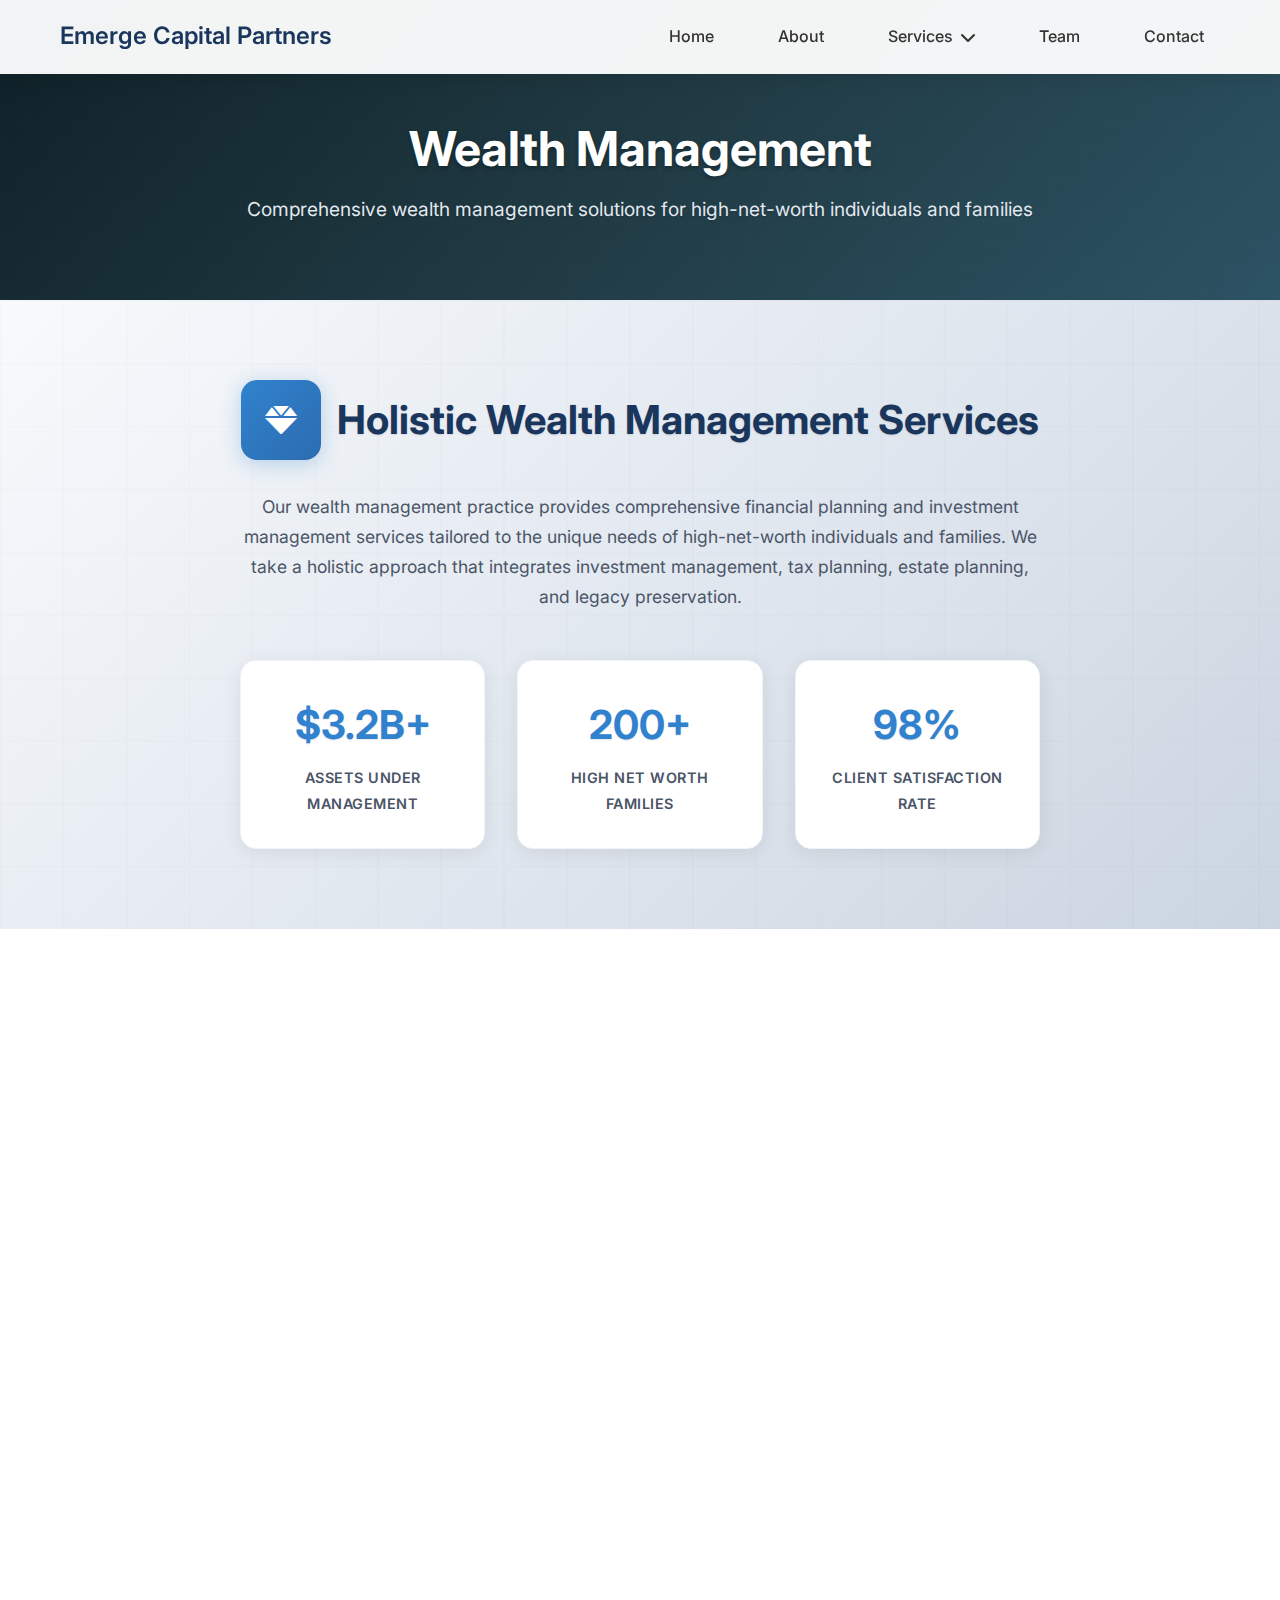
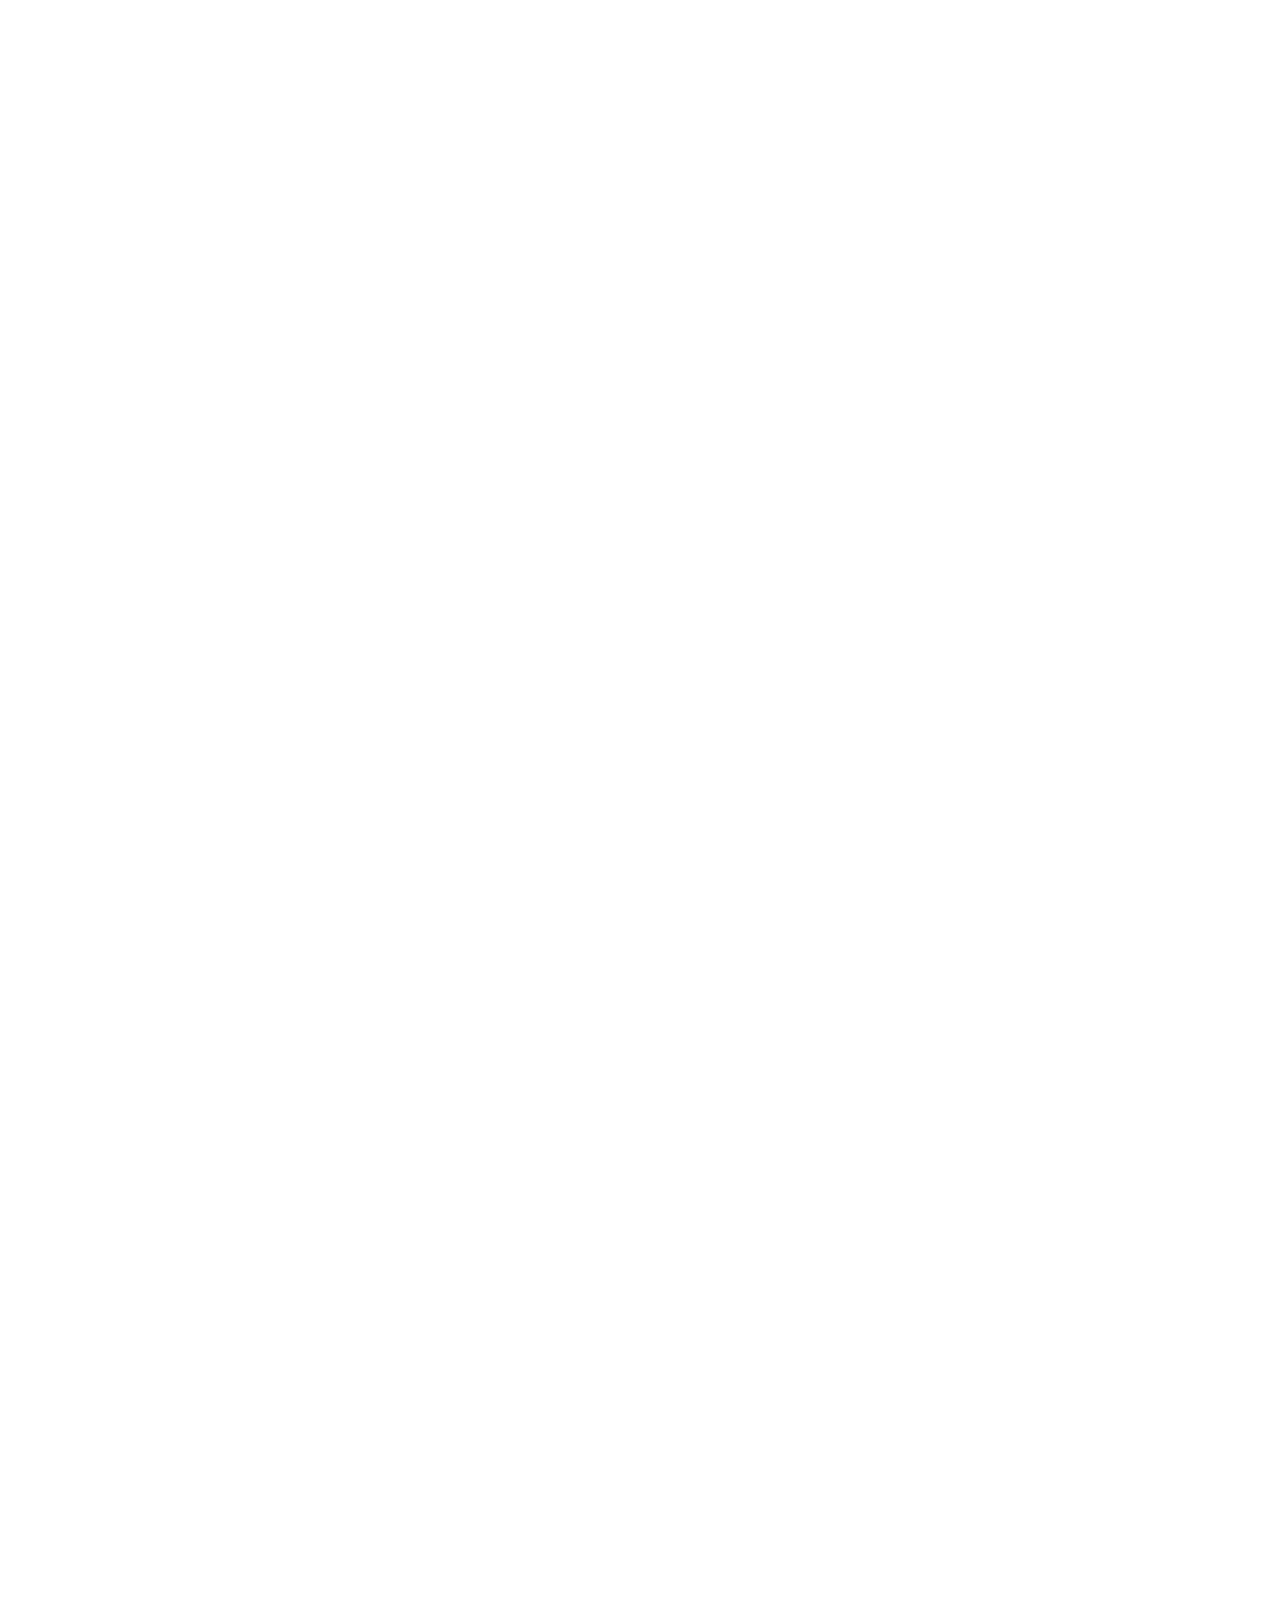
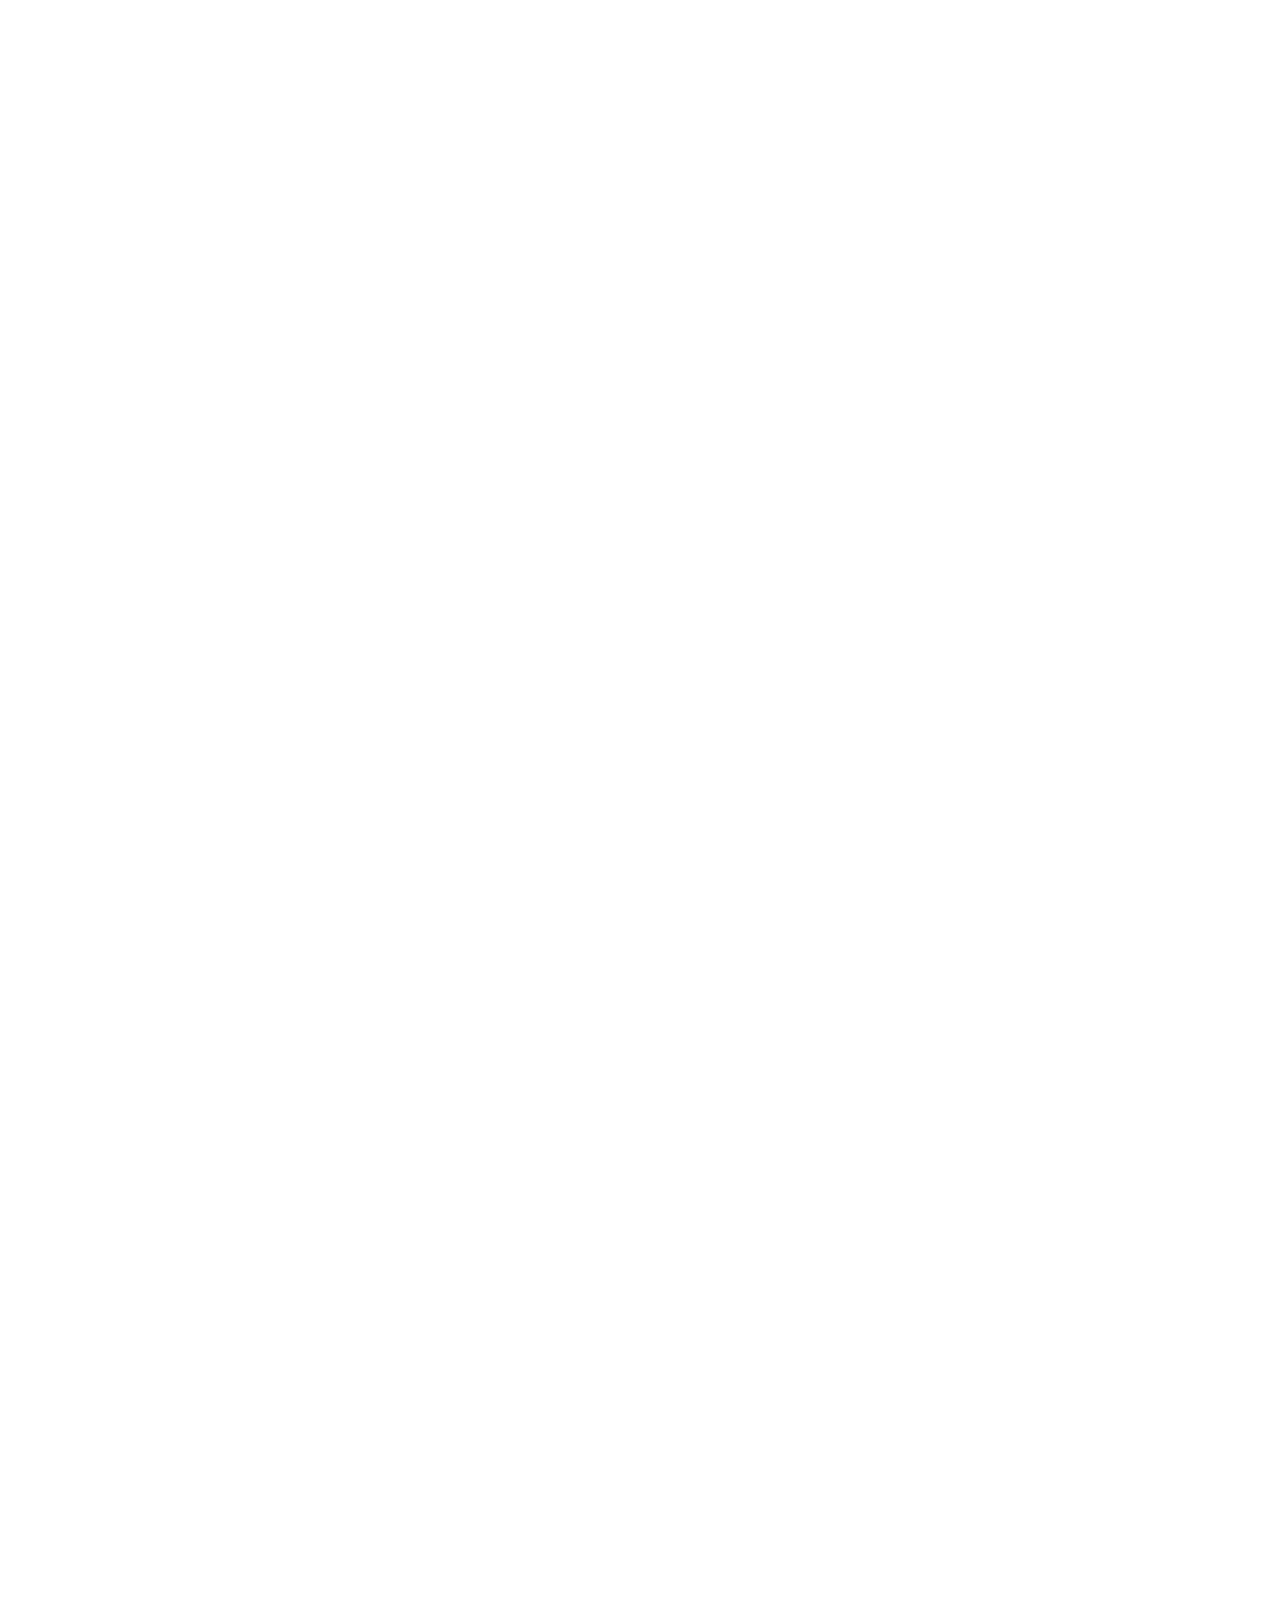
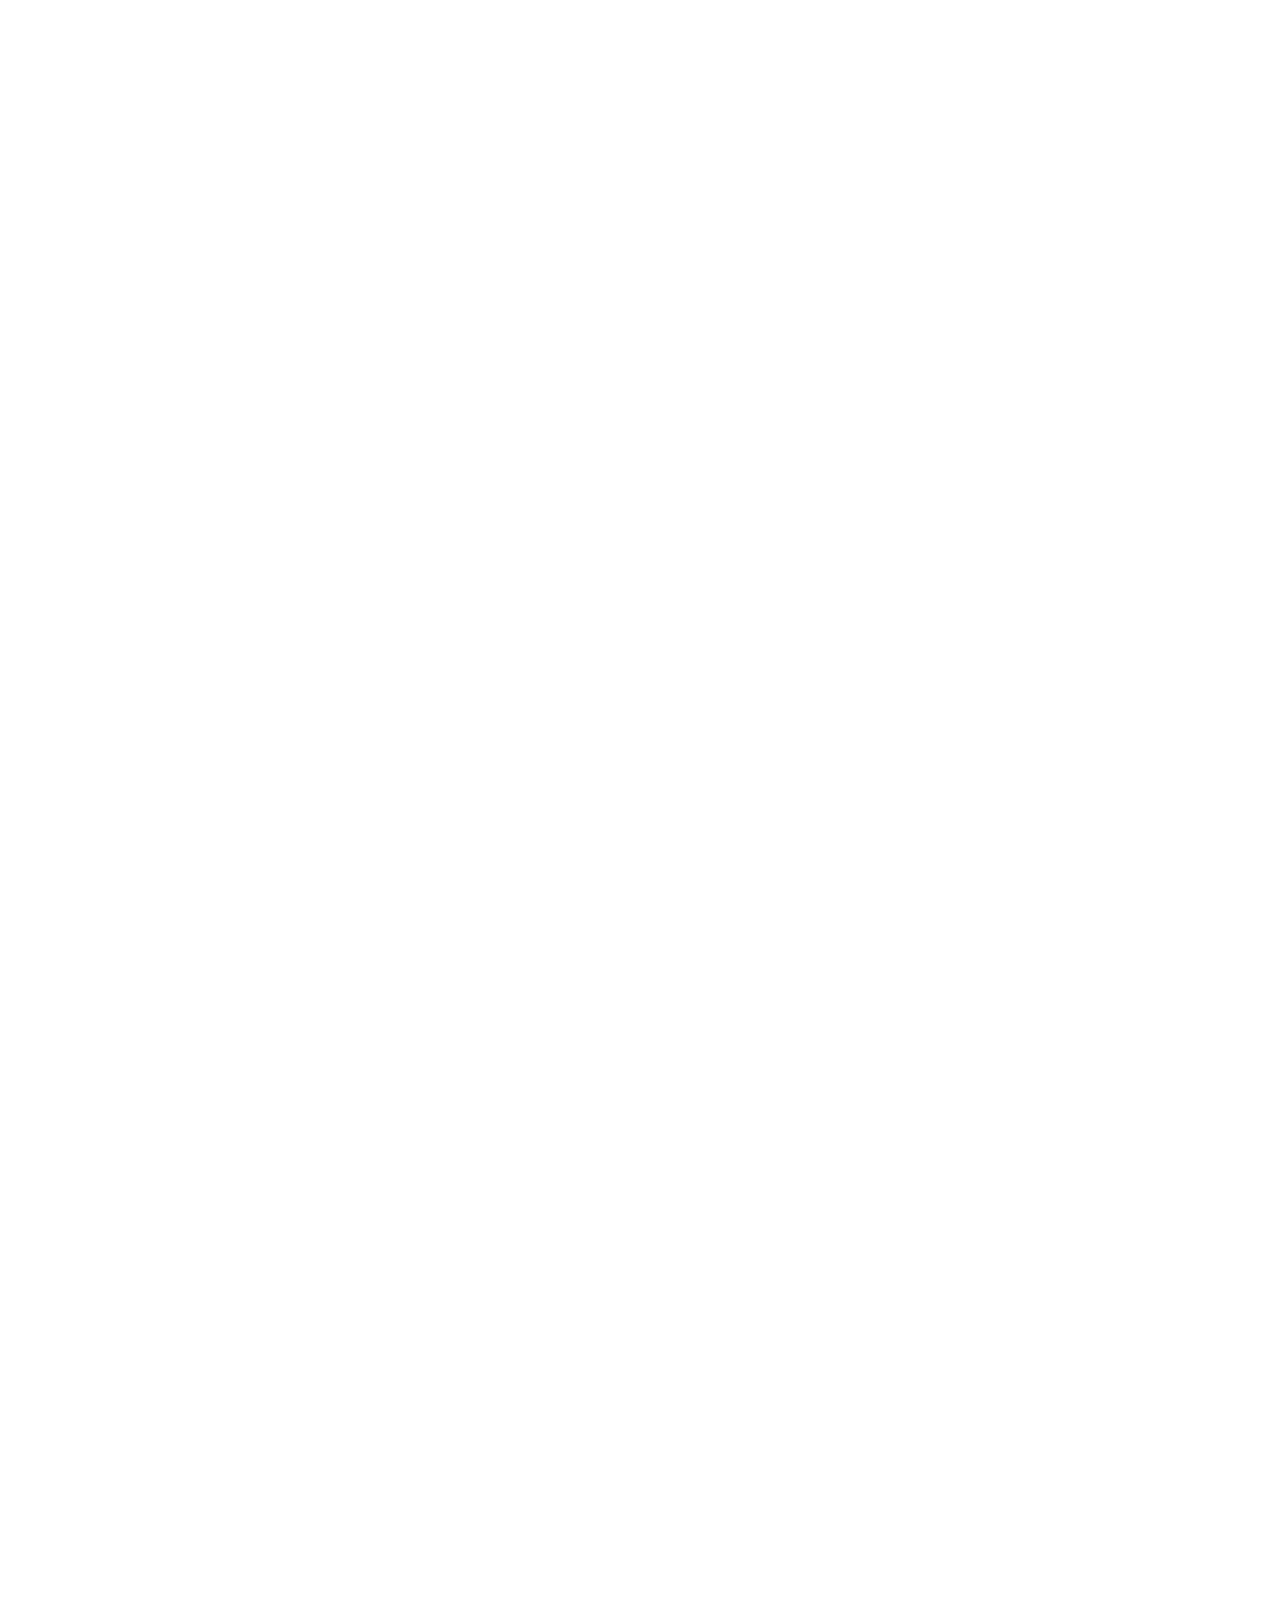
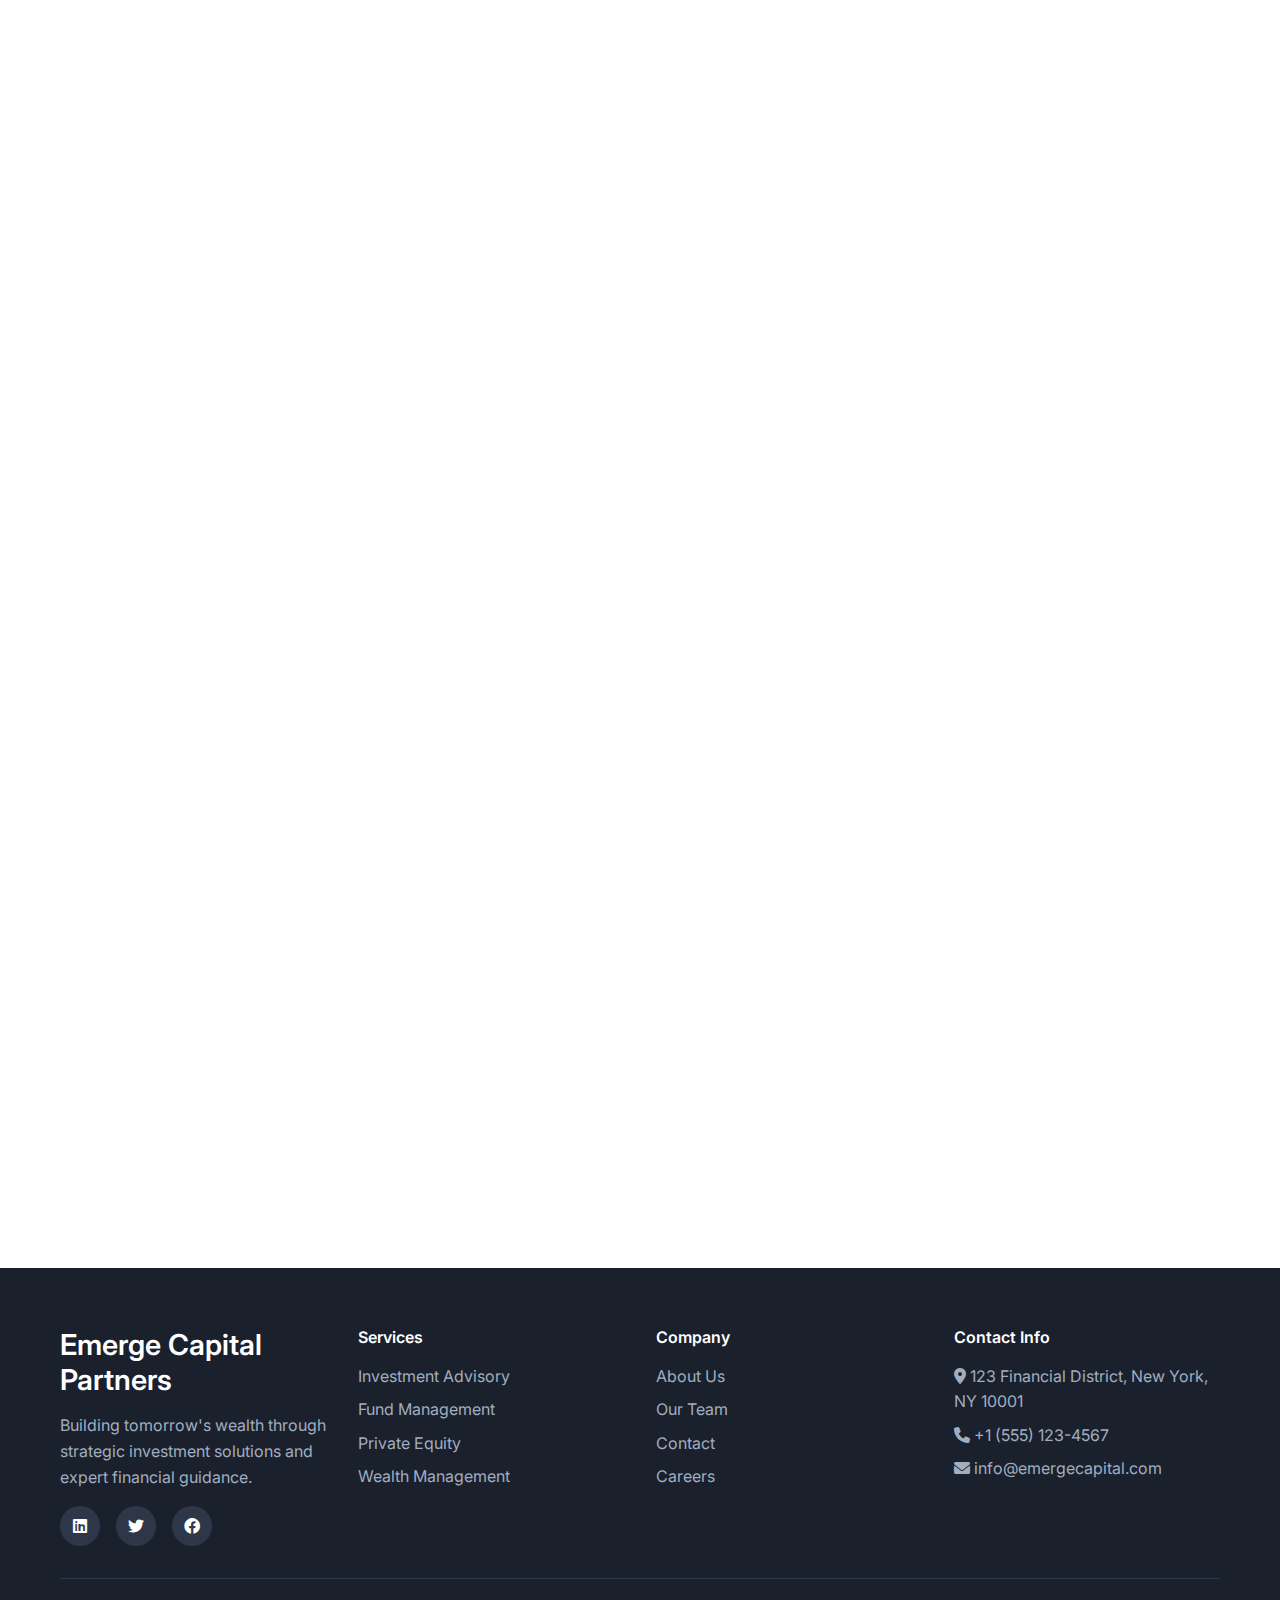
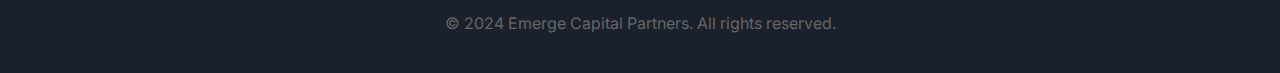
<file: wealth-management.html>
<!DOCTYPE html>
<html lang="en">
<head>
    <meta charset="UTF-8">
    <meta name="viewport" content="width=device-width, initial-scale=1.0">
    <title>Wealth Management - Emerge Capital Partners</title>
    <link rel="stylesheet" href="styles.css">
    <link href="https://fonts.googleapis.com/css2?family=Inter:wght@300;400;500;600;700&display=swap" rel="stylesheet">
    <link rel="stylesheet" href="https://cdnjs.cloudflare.com/ajax/libs/font-awesome/6.0.0/css/all.min.css">
</head>
<body>
    <!-- Navigation -->
    <nav class="navbar">
        <div class="nav-container">
            <div class="nav-logo">
                <h2>Emerge Capital Partners</h2>
            </div>
            <ul class="nav-menu">
                <li class="nav-item">
                    <a href="index.html" class="nav-link">Home</a>
                </li>
                <li class="nav-item">
                    <a href="about.html" class="nav-link">About</a>
                </li>
                <li class="nav-item dropdown active">
                    <a href="services.html" class="nav-link">Services <i class="fas fa-chevron-down"></i></a>
                    <ul class="dropdown-menu">
                        <li><a href="investment-advisory.html">Investment Advisory</a></li>
                        <li><a href="fund-management.html">Fund Management</a></li>
                        <li><a href="private-equity.html">Private Equity</a></li>
                        <li><a href="wealth-management.html" class="active">Wealth Management</a></li>
                        <li><a href="merchant-banking.html">Merchant Banking</a></li>
                    </ul>
                </li>
                <li class="nav-item">
                    <a href="team.html" class="nav-link">Team</a>
                </li>
                <li class="nav-item">
                    <a href="contact.html" class="nav-link">Contact</a>
                </li>
            </ul>
            <div class="hamburger">
                <span class="bar"></span>
                <span class="bar"></span>
                <span class="bar"></span>
            </div>
        </div>
    </nav>

    <!-- Page Header -->
    <section class="page-header">
        <div class="container">
            <h1>Wealth Management</h1>
            <p>Comprehensive wealth management solutions for high-net-worth individuals and families</p>
        </div>
    </section>

    <!-- Service Overview -->
    <section class="service-overview">
        <div class="container">
            <div class="service-intro">
                <div class="intro-header">
                    <div class="intro-icon">
                        <i class="fas fa-gem"></i>
                    </div>
                    <h2>Holistic Wealth Management Services</h2>
                </div>
                <p>Our wealth management practice provides comprehensive financial planning and investment management services tailored to the unique needs of high-net-worth individuals and families. We take a holistic approach that integrates investment management, tax planning, estate planning, and legacy preservation.</p>
                <div class="intro-stats">
                    <div class="stat-item">
                        <span class="stat-number">$3.2B+</span>
                        <span class="stat-label">Assets Under Management</span>
                    </div>
                    <div class="stat-item">
                        <span class="stat-number">200+</span>
                        <span class="stat-label">High Net Worth Families</span>
                    </div>
                    <div class="stat-item">
                        <span class="stat-number">98%</span>
                        <span class="stat-label">Client Satisfaction Rate</span>
                    </div>
                </div>
            </div>
        </div>
    </section>

    <!-- Service Details -->
    <section class="service-detail">
        <div class="container">
            <div class="service-content">
                <div class="service-text">
                    <div class="service-header">
                        <div class="service-icon">
                            <i class="fas fa-gem"></i>
                        </div>
                        <h2>Our Wealth Management Approach</h2>
                    </div>
                    <p>We believe that true wealth management goes beyond investment returns. Our approach encompasses all aspects of your financial life, from day-to-day cash flow management to long-term legacy planning, ensuring that your wealth serves your life goals and values.</p>
                    
                    <div class="principles-section">
                        <h3>Core Principles:</h3>
                        <div class="principles-grid">
                            <div class="principle-item">
                                <div class="principle-icon">
                                    <i class="fas fa-sitemap"></i>
                                </div>
                                <div class="principle-content">
                                    <h4>Holistic Planning</h4>
                                    <p>Integration of all financial aspects into a cohesive strategy</p>
                                </div>
                            </div>
                            <div class="principle-item">
                                <div class="principle-icon">
                                    <i class="fas fa-users"></i>
                                </div>
                                <div class="principle-content">
                                    <h4>Family-Centric</h4>
                                    <p>Focus on family values, goals, and legacy preservation</p>
                                </div>
                            </div>
                            <div class="principle-item">
                                <div class="principle-icon">
                                    <i class="fas fa-calculator"></i>
                                </div>
                                <div class="principle-content">
                                    <h4>Tax Efficiency</h4>
                                    <p>Strategic tax planning to maximize after-tax wealth</p>
                                </div>
                            </div>
                            <div class="principle-item">
                                <div class="principle-icon">
                                    <i class="fas fa-shield-alt"></i>
                                </div>
                                <div class="principle-content">
                                    <h4>Risk Management</h4>
                                    <p>Comprehensive protection strategies for wealth preservation</p>
                                </div>
                            </div>
                            <div class="principle-item">
                                <div class="principle-icon">
                                    <i class="fas fa-eye"></i>
                                </div>
                                <div class="principle-content">
                                    <h4>Transparency</h4>
                                    <p>Clear communication and full disclosure of all strategies</p>
                                </div>
                            </div>
                        </div>
                    </div>

                    <div class="process-section">
                        <h3>Service Process:</h3>
                        <div class="process-steps">
                            <div class="process-step">
                                <div class="step-number">1</div>
                                <div class="step-content">
                                    <h4>Discovery & Assessment</h4>
                                    <p>Understanding your financial situation, goals, and values</p>
                                </div>
                            </div>
                            <div class="process-step">
                                <div class="step-number">2</div>
                                <div class="step-content">
                                    <h4>Strategy Development</h4>
                                    <p>Creating a comprehensive wealth management plan</p>
                                </div>
                            </div>
                            <div class="process-step">
                                <div class="step-number">3</div>
                                <div class="step-content">
                                    <h4>Implementation</h4>
                                    <p>Executing the plan with precision and attention to detail</p>
                                </div>
                            </div>
                            <div class="process-step">
                                <div class="step-number">4</div>
                                <div class="step-content">
                                    <h4>Ongoing Management</h4>
                                    <p>Continuous monitoring and adjustment of strategies</p>
                                </div>
                            </div>
                            <div class="process-step">
                                <div class="step-number">5</div>
                                <div class="step-content">
                                    <h4>Regular Review</h4>
                                    <p>Periodic comprehensive reviews and plan updates</p>
                                </div>
                            </div>
                        </div>
                    </div>
                </div>
                <div class="service-image">
                    <div class="service-graphic">
                        <i class="fas fa-gem"></i>
                    </div>
                </div>
            </div>
        </div>
    </section>

    <!-- Wealth Management Services -->
    <section class="wealth-services">
        <div class="container">
            <h2 class="section-title">Our Wealth Management Services</h2>
            <div class="services-grid">
                <div class="service-card">
                    <div class="service-icon">
                        <i class="fas fa-chart-pie"></i>
                    </div>
                    <h3>Investment Management</h3>
                    <p>Customized investment portfolios designed to meet your specific goals, risk tolerance, and time horizon.</p>
                    <ul>
                        <li>Asset allocation strategies</li>
                        <li>Portfolio construction and management</li>
                        <li>Risk management and monitoring</li>
                        <li>Performance reporting and analysis</li>
                    </ul>
                </div>
                <div class="service-card">
                    <div class="service-icon">
                        <i class="fas fa-calculator"></i>
                    </div>
                    <h3>Tax Planning & Optimization</h3>
                    <p>Strategic tax planning to minimize tax liabilities and maximize after-tax returns.</p>
                    <ul>
                        <li>Tax-efficient investment strategies</li>
                        <li>Income tax planning and optimization</li>
                        <li>Capital gains tax management</li>
                        <li>Tax-loss harvesting strategies</li>
                    </ul>
                </div>
                <div class="service-card">
                    <div class="service-icon">
                        <i class="fas fa-home"></i>
                    </div>
                    <h3>Estate Planning</h3>
                    <p>Comprehensive estate planning to ensure your wealth is transferred according to your wishes.</p>
                    <ul>
                        <li>Trust creation and management</li>
                        <li>Estate tax minimization</li>
                        <li>Charitable giving strategies</li>
                        <li>Legacy planning and preservation</li>
                    </ul>
                </div>
                <div class="service-card">
                    <div class="service-icon">
                        <i class="fas fa-shield-alt"></i>
                    </div>
                    <h3>Risk Management</h3>
                    <p>Protection strategies to safeguard your wealth against various risks and uncertainties.</p>
                    <ul>
                        <li>Insurance planning and analysis</li>
                        <li>Liability protection strategies</li>
                        <li>Business succession planning</li>
                        <li>Emergency fund management</li>
                    </ul>
                </div>
                <div class="service-card">
                    <div class="service-icon">
                        <i class="fas fa-piggy-bank"></i>
                    </div>
                    <h3>Cash Flow Management</h3>
                    <p>Strategic management of income, expenses, and liquidity to support your lifestyle and goals.</p>
                    <ul>
                        <li>Income planning and optimization</li>
                        <li>Expense analysis and budgeting</li>
                        <li>Liquidity management</li>
                        <li>Debt management strategies</li>
                    </ul>
                </div>
                <div class="service-card">
                    <div class="service-icon">
                        <i class="fas fa-graduation-cap"></i>
                    </div>
                    <h3>Education Planning</h3>
                    <p>Strategic planning for education expenses for children and grandchildren.</p>
                    <ul>
                        <li>529 plan strategies</li>
                        <li>Education funding optimization</li>
                        <li>Scholarship and financial aid guidance</li>
                        <li>International education planning</li>
                    </ul>
                </div>
            </div>
        </div>
    </section>

    <!-- Client Segments -->
    <section class="client-segments">
        <div class="container">
            <h2 class="section-title">Client Segments We Serve</h2>
            <div class="segments-grid">
                <div class="segment-card">
                    <div class="segment-icon">
                        <i class="fas fa-user-tie"></i>
                    </div>
                    <h3>High Net Worth Individuals</h3>
                    <p>Individuals with investable assets of $1M+ seeking sophisticated wealth management solutions.</p>
                    <div class="segment-features">
                        <span>Customized strategies</span>
                        <span>Dedicated advisor</span>
                        <span>Priority service</span>
                    </div>
                </div>
                <div class="segment-card">
                    <div class="segment-icon">
                        <i class="fas fa-users"></i>
                    </div>
                    <h3>Ultra High Net Worth Families</h3>
                    <p>Families with investable assets of $10M+ requiring comprehensive family office services.</p>
                    <div class="segment-features">
                        <span>Family office services</span>
                        <span>Multi-generational planning</span>
                        <span>Concierge support</span>
                    </div>
                </div>
                <div class="segment-card">
                    <div class="segment-icon">
                        <i class="fas fa-briefcase"></i>
                    </div>
                    <h3>Business Owners</h3>
                    <p>Entrepreneurs and business owners seeking to optimize personal and business wealth.</p>
                    <div class="segment-features">
                        <span>Business succession planning</span>
                        <span>Exit strategy planning</span>
                        <span>Tax optimization</span>
                    </div>
                </div>
                <div class="segment-card">
                    <div class="segment-icon">
                        <i class="fas fa-star"></i>
                    </div>
                    <h3>Professionals & Executives</h3>
                    <p>Senior executives and professionals with complex compensation and equity compensation.</p>
                    <div class="segment-features">
                        <span>Equity compensation planning</span>
                        <span>Executive benefits optimization</span>
                        <span>Career transition planning</span>
                    </div>
                </div>
            </div>
        </div>
    </section>

    <!-- Investment Strategies -->
    <section class="investment-strategies">
        <div class="container">
            <h2 class="section-title">Investment Strategies</h2>
            <div class="strategies-grid">
                <div class="strategy-card">
                    <h3>Core Portfolio</h3>
                    <p>Diversified portfolio of traditional investments including stocks, bonds, and cash equivalents.</p>
                    <ul>
                        <li>Global equity diversification</li>
                        <li>Fixed income strategies</li>
                        <li>Cash and short-term investments</li>
                        <li>Target return: 6-10% annually</li>
                    </ul>
                </div>
                <div class="strategy-card">
                    <h3>Alternative Investments</h3>
                    <p>Access to non-traditional investment opportunities for enhanced diversification and returns.</p>
                    <ul>
                        <li>Private equity investments</li>
                        <li>Real estate investments</li>
                        <li>Hedge fund strategies</li>
                        <li>Target return: 10-20% annually</li>
                    </ul>
                </div>
                <div class="strategy-card">
                    <h3>Impact Investing</h3>
                    <p>Investments that generate positive social and environmental impact alongside financial returns.</p>
                    <ul>
                        <li>ESG-focused strategies</li>
                        <li>Sustainable investments</li>
                        <li>Community development</li>
                        <li>Target return: 8-15% annually</li>
                    </ul>
                </div>
                <div class="strategy-card">
                    <h3>Tax-Advantaged Strategies</h3>
                    <p>Investment strategies designed to maximize after-tax returns and minimize tax liabilities.</p>
                    <ul>
                        <li>Municipal bond strategies</li>
                        <li>Tax-loss harvesting</li>
                        <li>Retirement account optimization</li>
                        <li>Target return: 5-12% annually</li>
                    </ul>
                </div>
            </div>
        </div>
    </section>

    <!-- Technology & Tools -->
    <section class="technology-tools">
        <div class="container">
            <h2 class="section-title">Technology & Tools</h2>
            <div class="tools-grid">
                <div class="tool-card">
                    <div class="tool-icon">
                        <i class="fas fa-mobile-alt"></i>
                    </div>
                    <h3>Mobile App</h3>
                    <p>Access your portfolio, performance, and financial plan from anywhere with our mobile application.</p>
                </div>
                <div class="tool-card">
                    <div class="tool-icon">
                        <i class="fas fa-chart-line"></i>
                    </div>
                    <h3>Portfolio Analytics</h3>
                    <p>Advanced portfolio analysis tools with real-time performance tracking and risk analysis.</p>
                </div>
                <div class="tool-card">
                    <div class="tool-icon">
                        <i class="fas fa-file-alt"></i>
                    </div>
                    <h3>Digital Reporting</h3>
                    <p>Comprehensive digital reporting with interactive charts and detailed performance analysis.</p>
                </div>
                <div class="tool-card">
                    <div class="tool-icon">
                        <i class="fas fa-video"></i>
                    </div>
                    <h3>Virtual Meetings</h3>
                    <p>Secure video conferencing for remote consultations and portfolio reviews.</p>
                </div>
            </div>
        </div>
    </section>

    <!-- Why Choose Our Wealth Management -->
    <section class="why-choose-wealth">
        <div class="container">
            <h2 class="section-title">Why Choose Our Wealth Management?</h2>
            <div class="reasons-grid">
                <div class="reason-item">
                    <div class="reason-icon">
                        <i class="fas fa-handshake"></i>
                    </div>
                    <h3>Personalized Service</h3>
                    <p>Every client receives dedicated attention with customized wealth management solutions.</p>
                </div>
                <div class="reason-item">
                    <div class="reason-icon">
                        <i class="fas fa-users"></i>
                    </div>
                    <h3>Team Approach</h3>
                    <p>Access to specialists in investments, taxes, estate planning, and risk management.</p>
                </div>
                <div class="reason-item">
                    <div class="reason-icon">
                        <i class="fas fa-chart-line"></i>
                    </div>
                    <h3>Proven Track Record</h3>
                    <p>15+ years of successful wealth management with consistent client satisfaction.</p>
                </div>
                <div class="reason-item">
                    <div class="reason-icon">
                        <i class="fas fa-shield-alt"></i>
                    </div>
                    <h3>Fiduciary Standard</h3>
                    <p>We are legally obligated to act in your best interests at all times.</p>
                </div>
            </div>
        </div>
    </section>

    <!-- CTA Section -->
    <section class="cta">
        <div class="container">
            <div class="cta-content">
                <h2>Ready to Optimize Your Wealth Management Strategy?</h2>
                <p>Let our wealth management experts help you create a comprehensive plan for your financial future.</p>
                <a href="contact.html" class="btn btn-primary">Schedule a Consultation</a>
            </div>
        </div>
    </section>

    <!-- Footer -->
    <footer class="footer">
        <div class="container">
            <div class="footer-content">
                <div class="footer-section">
                    <h3>Emerge Capital Partners</h3>
                    <p>Building tomorrow's wealth through strategic investment solutions and expert financial guidance.</p>
                    <div class="social-links">
                        <a href="#"><i class="fab fa-linkedin"></i></a>
                        <a href="#"><i class="fab fa-twitter"></i></a>
                        <a href="#"><i class="fab fa-facebook"></i></a>
                    </div>
                </div>
                <div class="footer-section">
                    <h4>Services</h4>
                    <ul>
                        <li><a href="investment-advisory.html">Investment Advisory</a></li>
                        <li><a href="fund-management.html">Fund Management</a></li>
                        <li><a href="private-equity.html">Private Equity</a></li>
                        <li><a href="wealth-management.html">Wealth Management</a></li>
                    </ul>
                </div>
                <div class="footer-section">
                    <h4>Company</h4>
                    <ul>
                        <li><a href="about.html">About Us</a></li>
                        <li><a href="team.html">Our Team</a></li>
                        <li><a href="contact.html">Contact</a></li>
                        <li><a href="#">Careers</a></li>
                    </ul>
                </div>
                <div class="footer-section">
                    <h4>Contact Info</h4>
                    <p><i class="fas fa-map-marker-alt"></i> 123 Financial District, New York, NY 10001</p>
                    <p><i class="fas fa-phone"></i> +1 (555) 123-4567</p>
                    <p><i class="fas fa-envelope"></i> info@emergecapital.com</p>
                </div>
            </div>
            <div class="footer-bottom">
                <p>&copy; 2024 Emerge Capital Partners. All rights reserved.</p>
            </div>
        </div>
    </footer>

    <script src="script.js"></script>
</body>
</html>
</file>
<file: styles.css>
/* Reset and Base Styles */
* {
    margin: 0;
    padding: 0;
    box-sizing: border-box;
}

html {
    scroll-behavior: smooth;
}

body {
    font-family: 'Inter', sans-serif;
    line-height: 1.6;
    color: #333;
    background-color: #fff;
}

.container {
    max-width: 1200px;
    margin: 0 auto;
    padding: 0 20px;
}

/* Typography */
h1, h2, h3, h4, h5, h6 {
    font-weight: 600;
    line-height: 1.2;
    margin-bottom: 1rem;
}

h1 {
    font-size: 3.5rem;
    font-weight: 700;
}

h2 {
    font-size: 2.5rem;
}

h3 {
    font-size: 1.8rem;
}

p {
    margin-bottom: 1rem;
    color: #666;
}

/* Navigation */
.navbar {
    background: rgba(255, 255, 255, 0.95);
    backdrop-filter: blur(10px);
    position: fixed;
    top: 0;
    width: 100%;
    z-index: 1000;
    padding: 1rem 0;
    box-shadow: 0 2px 20px rgba(0, 0, 0, 0.1);
    transition: all 0.3s ease;
}

.nav-container {
    max-width: 1200px;
    margin: 0 auto;
    padding: 0 20px;
    display: flex;
    justify-content: space-between;
    align-items: center;
}

.nav-logo h2 {
    color: #1a365d;
    font-size: 1.5rem;
    margin: 0;
}

.nav-menu {
    display: flex;
    list-style: none;
    gap: 2rem;
    align-items: center;
}

.nav-item {
    position: relative;
}

.nav-link {
    text-decoration: none;
    color: #333;
    font-weight: 500;
    padding: 0.5rem 1rem;
    border-radius: 8px;
    transition: all 0.3s ease;
    display: flex;
    align-items: center;
    gap: 0.5rem;
}

.nav-link:hover,
.nav-link.active {
    color: #1a365d;
    background-color: #f7fafc;
}

.dropdown-menu {
    position: absolute;
    top: 100%;
    left: 0;
    background: white;
    border-radius: 12px;
    box-shadow: 0 10px 40px rgba(0, 0, 0, 0.15);
    padding: 1rem 0;
    min-width: 250px;
    opacity: 0;
    visibility: hidden;
    transform: translateY(-10px);
    transition: all 0.3s ease;
    list-style: none;
    z-index: 1000;
}

.dropdown:hover .dropdown-menu {
    opacity: 1;
    visibility: visible;
    transform: translateY(0);
}

.dropdown-menu li a {
    display: block;
    padding: 0.75rem 1.5rem;
    color: #333;
    text-decoration: none;
    transition: all 0.3s ease;
}

.dropdown-menu li a:hover {
    background-color: #f7fafc;
    color: #1a365d;
}

.hamburger {
    display: none;
    flex-direction: column;
    cursor: pointer;
}

.bar {
    width: 25px;
    height: 3px;
    background-color: #333;
    margin: 3px 0;
    transition: 0.3s;
}

/* Hero Section */
.hero {
    padding: 120px 0 80px;
    background: linear-gradient(135deg, #0f2027 0%, #203a43 50%, #2c5364 100%);
    color: white;
    position: relative;
    overflow: hidden;
}

.hero::before {
    content: '';
    position: absolute;
    top: 0;
    left: 0;
    right: 0;
    bottom: 0;
    background: url('data:image/svg+xml,<svg xmlns="http://www.w3.org/2000/svg" viewBox="0 0 100 100"><defs><pattern id="grid" width="10" height="10" patternUnits="userSpaceOnUse"><path d="M 10 0 L 0 0 0 10" fill="none" stroke="rgba(255,255,255,0.05)" stroke-width="0.5"/></pattern></defs><rect width="100" height="100" fill="url(%23grid)"/></svg>');
    opacity: 0.2;
}

.hero-container {
    max-width: 1200px;
    margin: 0 auto;
    padding: 0 20px;
    display: grid;
    grid-template-columns: 1fr 1fr;
    gap: 4rem;
    align-items: center;
    position: relative;
    z-index: 1;
}

.hero-title {
    font-size: 3.5rem;
    font-weight: 700;
    margin-bottom: 1.5rem;
    line-height: 1.1;
    color: #ffffff;
    text-shadow: 0 2px 4px rgba(0, 0, 0, 0.3);
}

.hero-subtitle {
    font-size: 1.2rem;
    margin-bottom: 2rem;
    color: #e2e8f0;
    line-height: 1.6;
    font-weight: 400;
    text-shadow: 0 1px 2px rgba(0, 0, 0, 0.2);
}

.hero-buttons {
    display: flex;
    gap: 1rem;
    flex-wrap: wrap;
}

.hero-image {
    display: flex;
    justify-content: center;
    align-items: center;
}

.hero-graphic {
    width: 300px;
    height: 300px;
    background: linear-gradient(135deg, rgba(255, 255, 255, 0.15) 0%, rgba(255, 255, 255, 0.08) 100%);
    border-radius: 50%;
    display: flex;
    align-items: center;
    justify-content: center;
    font-size: 6rem;
    color: rgba(255, 255, 255, 0.9);
    backdrop-filter: blur(10px);
    border: 1px solid rgba(255, 255, 255, 0.3);
    box-shadow: 0 8px 32px rgba(0, 0, 0, 0.3);
}

/* Buttons */
.btn {
    display: inline-block;
    padding: 1rem 2rem;
    text-decoration: none;
    border-radius: 8px;
    font-weight: 600;
    transition: all 0.3s ease;
    border: none;
    cursor: pointer;
    font-size: 1rem;
}

.btn-primary {
    background: linear-gradient(135deg, #3182ce 0%, #2b6cb0 100%);
    color: white;
    box-shadow: 0 4px 15px rgba(49, 130, 206, 0.4);
    font-weight: 600;
    text-shadow: 0 1px 2px rgba(0, 0, 0, 0.2);
}

.btn-primary:hover {
    transform: translateY(-2px);
    box-shadow: 0 8px 25px rgba(49, 130, 206, 0.6);
    background: linear-gradient(135deg, #2b6cb0 0%, #1e4a8a 100%);
}

.btn-secondary {
    background: transparent;
    color: white;
    border: 2px solid white;
}

.btn-secondary:hover {
    background: white;
    color: #1a365d;
}

.btn-outline {
    background: transparent;
    color: #1a365d;
    border: 2px solid #1a365d;
}

.btn-outline:hover {
    background: #1a365d;
    color: white;
}

/* Stats Section */
.stats {
    padding: 80px 0;
    background: #f7fafc;
}

.stats-grid {
    display: grid;
    grid-template-columns: repeat(auto-fit, minmax(200px, 1fr));
    gap: 2rem;
}

.stat-item {
    text-align: center;
    padding: 2rem;
    background: white;
    border-radius: 16px;
    box-shadow: 0 4px 20px rgba(0, 0, 0, 0.08);
    transition: transform 0.3s ease;
}

.stat-item:hover {
    transform: translateY(-5px);
}

.stat-number {
    font-size: 3rem;
    font-weight: 700;
    color: #1a365d;
    margin-bottom: 0.5rem;
}

.stat-label {
    color: #666;
    font-weight: 500;
}

/* Section Titles */
.section-title {
    text-align: center;
    margin-bottom: 3rem;
    color: #1a365d;
}

/* Services Preview */
.services-preview {
    padding: 80px 0;
}

.services-grid {
    display: grid;
    grid-template-columns: repeat(auto-fit, minmax(300px, 1fr));
    gap: 2rem;
}

.service-card {
    background: white;
    padding: 2.5rem;
    border-radius: 16px;
    box-shadow: 0 4px 20px rgba(0, 0, 0, 0.08);
    transition: all 0.3s ease;
    border: 1px solid #f1f5f9;
}

.service-card:hover {
    transform: translateY(-5px);
    box-shadow: 0 8px 30px rgba(0, 0, 0, 0.12);
}

.service-icon {
    width: 80px;
    height: 80px;
    background: linear-gradient(135deg, #3182ce 0%, #2b6cb0 100%);
    border-radius: 16px;
    display: flex;
    align-items: center;
    justify-content: center;
    font-size: 2rem;
    color: white;
    margin-bottom: 1.5rem;
}

.service-card h3 {
    color: #1a365d;
    margin-bottom: 1rem;
}

.service-link {
    color: #3182ce;
    text-decoration: none;
    font-weight: 600;
    display: inline-flex;
    align-items: center;
    gap: 0.5rem;
    margin-top: 1rem;
    transition: all 0.3s ease;
}

.service-link:hover {
    color: #1a365d;
    gap: 0.75rem;
}

/* About Preview */
.about-preview {
    padding: 80px 0;
    background: #f7fafc;
}

.about-content {
    display: grid;
    grid-template-columns: 1fr 1fr;
    gap: 4rem;
    align-items: center;
}

.about-text h2 {
    color: #1a365d;
    margin-bottom: 1.5rem;
}

.about-features {
    list-style: none;
    margin: 1.5rem 0;
}

.about-features li {
    display: flex;
    align-items: center;
    gap: 0.75rem;
    margin-bottom: 1rem;
    color: #666;
}

.about-features i {
    color: #3182ce;
    font-size: 1.2rem;
}

.about-graphic {
    width: 300px;
    height: 300px;
    background: linear-gradient(135deg, #3182ce 0%, #2b6cb0 100%);
    border-radius: 50%;
    display: flex;
    align-items: center;
    justify-content: center;
    font-size: 6rem;
    color: white;
    margin: 0 auto;
}

/* CTA Section */
.cta {
    padding: 80px 0;
    background: linear-gradient(135deg, #1a365d 0%, #2d5a87 100%);
    color: white;
    text-align: center;
}

.cta-content h2 {
    font-size: 2.5rem;
    margin-bottom: 1rem;
}

.cta-content p {
    font-size: 1.2rem;
    margin-bottom: 2rem;
    opacity: 0.9;
}

/* Footer */
.footer {
    background: #1a202c;
    color: white;
    padding: 60px 0 20px;
}

.footer-content {
    display: grid;
    grid-template-columns: repeat(auto-fit, minmax(250px, 1fr));
    gap: 2rem;
    margin-bottom: 2rem;
}

.footer-section h3,
.footer-section h4 {
    color: white;
    margin-bottom: 1rem;
}

.footer-section p {
    color: #a0aec0;
    margin-bottom: 0.5rem;
}

.footer-section ul {
    list-style: none;
}

.footer-section ul li {
    margin-bottom: 0.5rem;
}

.footer-section ul li a {
    color: #a0aec0;
    text-decoration: none;
    transition: color 0.3s ease;
}

.footer-section ul li a:hover {
    color: white;
}

.social-links {
    display: flex;
    gap: 1rem;
    margin-top: 1rem;
}

.social-links a {
    width: 40px;
    height: 40px;
    background: #2d3748;
    border-radius: 50%;
    display: flex;
    align-items: center;
    justify-content: center;
    color: white;
    text-decoration: none;
    transition: all 0.3s ease;
}

.social-links a:hover {
    background: #3182ce;
    transform: translateY(-2px);
}

.footer-bottom {
    border-top: 1px solid #2d3748;
    padding-top: 2rem;
    text-align: center;
    color: #a0aec0;
}

/* Page Header */
.page-header {
    padding: 120px 0 60px;
    background: linear-gradient(135deg, #0f2027 0%, #203a43 50%, #2c5364 100%);
    color: white;
    text-align: center;
    position: relative;
}

.page-header::before {
    content: '';
    position: absolute;
    top: 0;
    left: 0;
    right: 0;
    bottom: 0;
    background: url('data:image/svg+xml,<svg xmlns="http://www.w3.org/2000/svg" viewBox="0 0 100 100"><defs><pattern id="grid" width="10" height="10" patternUnits="userSpaceOnUse"><path d="M 10 0 L 0 0 0 10" fill="none" stroke="rgba(255,255,255,0.05)" stroke-width="0.5"/></pattern></defs><rect width="100" height="100" fill="url(%23grid)"/></svg>');
    opacity: 0.2;
}

.page-header h1 {
    font-size: 3rem;
    margin-bottom: 1rem;
    color: #ffffff;
    text-shadow: 0 2px 4px rgba(0, 0, 0, 0.3);
    font-weight: 700;
    position: relative;
    z-index: 1;
}

.page-header p {
    font-size: 1.2rem;
    color: #e2e8f0;
    font-weight: 400;
    text-shadow: 0 1px 2px rgba(0, 0, 0, 0.2);
    position: relative;
    z-index: 1;
}

/* Services Page Specific */
.services-overview {
    padding: 60px 0;
    background: #f7fafc;
}

.services-intro {
    text-align: center;
    max-width: 800px;
    margin: 0 auto;
}

.services-intro h2 {
    color: #1a365d;
    margin-bottom: 1.5rem;
}

/* Service Navigation */
.service-navigation {
    padding: 80px 0;
}

.service-nav-grid {
    display: grid;
    grid-template-columns: repeat(auto-fit, minmax(350px, 1fr));
    gap: 2rem;
}

.service-nav-card {
    background: white;
    padding: 2.5rem;
    border-radius: 16px;
    box-shadow: 0 4px 20px rgba(0, 0, 0, 0.08);
    text-align: center;
    transition: all 0.3s ease;
    border: 1px solid #f1f5f9;
}

.service-nav-card:hover {
    transform: translateY(-5px);
    box-shadow: 0 8px 30px rgba(0, 0, 0, 0.12);
}

.service-nav-icon {
    width: 80px;
    height: 80px;
    background: linear-gradient(135deg, #3182ce 0%, #2b6cb0 100%);
    border-radius: 16px;
    display: flex;
    align-items: center;
    justify-content: center;
    font-size: 2rem;
    color: white;
    margin: 0 auto 1.5rem;
}

.service-nav-card h3 {
    color: #1a365d;
    margin-bottom: 1rem;
}

.service-nav-card p {
    color: #666;
    margin-bottom: 1.5rem;
    line-height: 1.6;
}

.service-detail {
    padding: 80px 0;
}

.service-detail.alt {
    background: #f7fafc;
}

.service-content {
    display: grid;
    grid-template-columns: 1fr 1fr;
    gap: 4rem;
    align-items: center;
}

.service-header {
    display: flex;
    align-items: center;
    gap: 1rem;
    margin-bottom: 1.5rem;
}

.service-header .service-icon {
    width: 60px;
    height: 60px;
    background: linear-gradient(135deg, #3182ce 0%, #2b6cb0 100%);
    border-radius: 12px;
    display: flex;
    align-items: center;
    justify-content: center;
    font-size: 1.5rem;
    color: white;
}

.service-header h2 {
    color: #1a365d;
    margin: 0;
}

.service-text h3 {
    color: #1a365d;
    margin: 1.5rem 0 1rem;
}

.service-text ul {
    margin: 1rem 0 1.5rem 1.5rem;
}

.service-text li {
    margin-bottom: 0.5rem;
    color: #666;
}

.principles-section,
.process-section {
    margin: 3rem 0;
}

.principles-grid {
    display: grid;
    grid-template-columns: repeat(auto-fit, minmax(280px, 1fr));
    gap: 1.5rem;
    margin-top: 2rem;
}

.principle-item {
    display: flex;
    align-items: flex-start;
    gap: 1rem;
    padding: 1.5rem;
    background: #f8fafc;
    border-radius: 12px;
    border-left: 4px solid #3182ce;
    transition: all 0.3s ease;
}

.principle-item:hover {
    background: white;
    box-shadow: 0 4px 20px rgba(0, 0, 0, 0.08);
    transform: translateY(-2px);
}

.principle-icon {
    width: 50px;
    height: 50px;
    background: linear-gradient(135deg, #3182ce 0%, #2b6cb0 100%);
    border-radius: 12px;
    display: flex;
    align-items: center;
    justify-content: center;
    font-size: 1.2rem;
    color: white;
    flex-shrink: 0;
}

.principle-content h4 {
    color: #1a365d;
    margin-bottom: 0.5rem;
    font-size: 1.1rem;
}

.principle-content p {
    color: #666;
    font-size: 0.95rem;
    line-height: 1.5;
    margin: 0;
}

.process-steps {
    margin-top: 2rem;
}

.process-step {
    display: flex;
    align-items: flex-start;
    gap: 1.5rem;
    margin-bottom: 2rem;
    padding: 1.5rem;
    background: white;
    border-radius: 12px;
    box-shadow: 0 2px 10px rgba(0, 0, 0, 0.05);
    border-left: 4px solid #3182ce;
    transition: all 0.3s ease;
}

.process-step:hover {
    box-shadow: 0 4px 20px rgba(0, 0, 0, 0.1);
    transform: translateX(5px);
}

.step-number {
    width: 50px;
    height: 50px;
    background: linear-gradient(135deg, #3182ce 0%, #2b6cb0 100%);
    border-radius: 50%;
    display: flex;
    align-items: center;
    justify-content: center;
    font-size: 1.2rem;
    font-weight: 700;
    color: white;
    flex-shrink: 0;
}

.step-content h4 {
    color: #1a365d;
    margin-bottom: 0.5rem;
    font-size: 1.1rem;
}

.step-content p {
    color: #666;
    font-size: 0.95rem;
    line-height: 1.5;
    margin: 0;
}

.service-graphic {
    width: 250px;
    height: 250px;
    background: linear-gradient(135deg, #3182ce 0%, #2b6cb0 100%);
    border-radius: 50%;
    display: flex;
    align-items: center;
    justify-content: center;
    font-size: 4rem;
    color: white;
    margin: 0 auto;
}

/* About Page Specific */
.company-story {
    padding: 60px 0;
}

.story-content {
    display: grid;
    grid-template-columns: 1fr 1fr;
    gap: 4rem;
    align-items: center;
}

.story-text h2 {
    color: #1a365d;
    margin-bottom: 1.5rem;
}

.story-graphic {
    width: 300px;
    height: 300px;
    background: linear-gradient(135deg, #3182ce 0%, #2b6cb0 100%);
    border-radius: 50%;
    display: flex;
    align-items: center;
    justify-content: center;
    font-size: 6rem;
    color: white;
    margin: 0 auto;
}

.mission-vision {
    padding: 60px 0;
    background: #f7fafc;
}

.mission-content {
    display: grid;
    grid-template-columns: repeat(auto-fit, minmax(400px, 1fr));
    gap: 2rem;
}

.mission-card {
    background: white;
    padding: 2.5rem;
    border-radius: 16px;
    box-shadow: 0 4px 20px rgba(0, 0, 0, 0.08);
    text-align: center;
}

.mission-icon {
    width: 80px;
    height: 80px;
    background: linear-gradient(135deg, #3182ce 0%, #2b6cb0 100%);
    border-radius: 16px;
    display: flex;
    align-items: center;
    justify-content: center;
    font-size: 2rem;
    color: white;
    margin: 0 auto 1.5rem;
}

.mission-card h3 {
    color: #1a365d;
    margin-bottom: 1rem;
}

.core-values {
    padding: 60px 0;
}

.values-grid {
    display: grid;
    grid-template-columns: repeat(auto-fit, minmax(300px, 1fr));
    gap: 2rem;
}

.value-card {
    background: white;
    padding: 2.5rem;
    border-radius: 16px;
    box-shadow: 0 4px 20px rgba(0, 0, 0, 0.08);
    text-align: center;
    transition: transform 0.3s ease;
}

.value-card:hover {
    transform: translateY(-5px);
}

.value-icon {
    width: 80px;
    height: 80px;
    background: linear-gradient(135deg, #3182ce 0%, #2b6cb0 100%);
    border-radius: 16px;
    display: flex;
    align-items: center;
    justify-content: center;
    font-size: 2rem;
    color: white;
    margin: 0 auto 1.5rem;
}

.value-card h3 {
    color: #1a365d;
    margin-bottom: 1rem;
}

.company-stats {
    padding: 60px 0;
    background: #f7fafc;
}

.why-choose {
    padding: 60px 0;
}

.reasons-grid {
    display: grid;
    grid-template-columns: repeat(auto-fit, minmax(250px, 1fr));
    gap: 2rem;
}

.reason-item {
    text-align: center;
    padding: 2rem;
}

.reason-icon {
    width: 80px;
    height: 80px;
    background: linear-gradient(135deg, #3182ce 0%, #2b6cb0 100%);
    border-radius: 16px;
    display: flex;
    align-items: center;
    justify-content: center;
    font-size: 2rem;
    color: white;
    margin: 0 auto 1.5rem;
}

.reason-item h3 {
    color: #1a365d;
    margin-bottom: 1rem;
}

/* Team Page Specific */
.leadership-team,
.investment-team,
.client-services-team {
    padding: 60px 0;
}

.leadership-team {
    background: #f7fafc;
}

.team-grid {
    display: grid;
    grid-template-columns: repeat(auto-fit, minmax(400px, 1fr));
    gap: 2rem;
}

.team-member {
    background: white;
    padding: 2rem;
    border-radius: 16px;
    box-shadow: 0 4px 20px rgba(0, 0, 0, 0.08);
    display: flex;
    gap: 1.5rem;
    align-items: flex-start;
}

.member-photo {
    width: 80px;
    height: 80px;
    background: linear-gradient(135deg, #3182ce 0%, #2b6cb0 100%);
    border-radius: 16px;
    display: flex;
    align-items: center;
    justify-content: center;
    font-size: 2rem;
    color: white;
    flex-shrink: 0;
}

.member-info h3 {
    color: #1a365d;
    margin-bottom: 0.5rem;
}

.member-title {
    color: #3182ce;
    font-weight: 600;
    margin-bottom: 1rem;
}

.member-bio {
    color: #666;
    margin-bottom: 1rem;
    line-height: 1.6;
}

.member-credentials {
    display: flex;
    flex-direction: column;
    gap: 0.5rem;
    margin-bottom: 1rem;
}

.member-credentials span {
    background: #f7fafc;
    padding: 0.5rem 1rem;
    border-radius: 20px;
    font-size: 0.9rem;
    color: #666;
    display: inline-block;
}

.member-social {
    display: flex;
    gap: 0.5rem;
}

.member-social a {
    width: 35px;
    height: 35px;
    background: #e2e8f0;
    border-radius: 50%;
    display: flex;
    align-items: center;
    justify-content: center;
    color: #666;
    text-decoration: none;
    transition: all 0.3s ease;
}

.member-social a:hover {
    background: #3182ce;
    color: white;
}

.team-culture {
    padding: 60px 0;
    background: #f7fafc;
}

.culture-content {
    display: grid;
    grid-template-columns: 1fr 1fr;
    gap: 4rem;
    align-items: center;
}

.culture-text h2 {
    color: #1a365d;
    margin-bottom: 1.5rem;
}

.culture-features {
    display: flex;
    flex-direction: column;
    gap: 1.5rem;
}

.culture-feature {
    display: flex;
    align-items: flex-start;
    gap: 1rem;
}

.culture-feature i {
    width: 50px;
    height: 50px;
    background: linear-gradient(135deg, #3182ce 0%, #2b6cb0 100%);
    border-radius: 12px;
    display: flex;
    align-items: center;
    justify-content: center;
    font-size: 1.2rem;
    color: white;
    flex-shrink: 0;
}

.culture-feature h3 {
    color: #1a365d;
    margin-bottom: 0.5rem;
}

.join-team {
    padding: 60px 0;
    text-align: center;
}

.join-content h2 {
    color: #1a365d;
    margin-bottom: 1rem;
}

.join-content p {
    color: #666;
    margin-bottom: 2rem;
    max-width: 600px;
    margin-left: auto;
    margin-right: auto;
}

/* Contact Page Specific */
.contact-info {
    padding: 60px 0;
    background: #f7fafc;
}

/* Investment Advisory Page Specific */
.service-overview {
    padding: 80px 0;
    background: linear-gradient(135deg, #f8fafc 0%, #e2e8f0 50%, #cbd5e0 100%);
    position: relative;
}

.service-overview::before {
    content: '';
    position: absolute;
    top: 0;
    left: 0;
    right: 0;
    bottom: 0;
    background: url('data:image/svg+xml,<svg xmlns="http://www.w3.org/2000/svg" viewBox="0 0 100 100"><defs><pattern id="grid" width="10" height="10" patternUnits="userSpaceOnUse"><path d="M 10 0 L 0 0 0 10" fill="none" stroke="rgba(0,0,0,0.03)" stroke-width="0.5"/></pattern></defs><rect width="100" height="100" fill="url(%23grid)"/></svg>');
    opacity: 0.5;
}

.service-intro {
    text-align: center;
    max-width: 800px;
    margin: 0 auto;
    position: relative;
    z-index: 1;
}

.intro-header {
    display: flex;
    align-items: center;
    justify-content: center;
    gap: 1rem;
    margin-bottom: 2rem;
}

.intro-icon {
    width: 80px;
    height: 80px;
    background: linear-gradient(135deg, #3182ce 0%, #2b6cb0 100%);
    border-radius: 16px;
    display: flex;
    align-items: center;
    justify-content: center;
    font-size: 2rem;
    color: white;
    box-shadow: 0 4px 20px rgba(49, 130, 206, 0.3);
}

.intro-header h2 {
    color: #1a365d;
    margin: 0;
    font-size: 2.5rem;
    font-weight: 700;
    text-shadow: 0 1px 2px rgba(0, 0, 0, 0.1);
}

.service-intro p {
    color: #4a5568;
    font-size: 1.1rem;
    line-height: 1.7;
    margin-bottom: 3rem;
    font-weight: 400;
}

.intro-stats {
    display: grid;
    grid-template-columns: repeat(auto-fit, minmax(200px, 1fr));
    gap: 2rem;
    margin-top: 3rem;
}

.stat-item {
    text-align: center;
    padding: 2rem;
    background: white;
    border-radius: 16px;
    box-shadow: 0 4px 20px rgba(0, 0, 0, 0.08);
    border: 1px solid #f1f5f9;
    transition: all 0.3s ease;
}

.stat-item:hover {
    transform: translateY(-5px);
    box-shadow: 0 8px 30px rgba(0, 0, 0, 0.12);
}

.stat-number {
    display: block;
    font-size: 2.5rem;
    font-weight: 700;
    color: #3182ce;
    margin-bottom: 0.5rem;
    text-shadow: 0 1px 2px rgba(0, 0, 0, 0.1);
}

.stat-label {
    color: #4a5568;
    font-size: 0.9rem;
    text-transform: uppercase;
    letter-spacing: 0.5px;
    font-weight: 600;
}

.service-offerings {
    padding: 80px 0;
    background: #f7fafc;
}

.offerings-grid {
    display: grid;
    grid-template-columns: repeat(auto-fit, minmax(350px, 1fr));
    gap: 2rem;
    margin-top: 3rem;
}

.offering-card {
    background: white;
    padding: 2.5rem;
    border-radius: 16px;
    box-shadow: 0 4px 20px rgba(0, 0, 0, 0.08);
    text-align: center;
    transition: all 0.3s ease;
    border: 1px solid #f1f5f9;
}

.offering-card:hover {
    transform: translateY(-5px);
    box-shadow: 0 8px 30px rgba(0, 0, 0, 0.12);
}

.offering-icon {
    width: 80px;
    height: 80px;
    background: linear-gradient(135deg, #3182ce 0%, #2b6cb0 100%);
    border-radius: 16px;
    display: flex;
    align-items: center;
    justify-content: center;
    font-size: 2rem;
    color: white;
    margin: 0 auto 1.5rem;
}

.offering-card h3 {
    color: #1a365d;
    margin-bottom: 1rem;
    font-size: 1.3rem;
}

.offering-card p {
    color: #666;
    line-height: 1.6;
}

.investment-strategies {
    padding: 80px 0;
}

.strategies-grid {
    display: grid;
    grid-template-columns: repeat(auto-fit, minmax(300px, 1fr));
    gap: 2rem;
    margin-top: 3rem;
}

.strategy-card {
    background: white;
    padding: 2.5rem;
    border-radius: 16px;
    box-shadow: 0 4px 20px rgba(0, 0, 0, 0.08);
    border: 1px solid #f1f5f9;
    transition: all 0.3s ease;
}

.strategy-card:hover {
    transform: translateY(-5px);
    box-shadow: 0 8px 30px rgba(0, 0, 0, 0.12);
}

.strategy-card h3 {
    color: #1a365d;
    margin-bottom: 1rem;
    font-size: 1.3rem;
    border-bottom: 2px solid #3182ce;
    padding-bottom: 0.5rem;
}

.strategy-card p {
    color: #666;
    margin-bottom: 1.5rem;
    line-height: 1.6;
}

.strategy-card ul {
    list-style: none;
    padding: 0;
}

.strategy-card li {
    color: #666;
    margin-bottom: 0.5rem;
    padding-left: 1.5rem;
    position: relative;
}

.strategy-card li:before {
    content: "•";
    color: #3182ce;
    font-weight: bold;
    position: absolute;
    left: 0;
}

.why-choose-advisory {
    padding: 80px 0;
    background: #f7fafc;
}

.why-choose-advisory .reasons-grid {
    margin-top: 3rem;
}

.why-choose-advisory .reason-item {
    background: white;
    padding: 2.5rem;
    border-radius: 16px;
    box-shadow: 0 4px 20px rgba(0, 0, 0, 0.08);
    transition: all 0.3s ease;
    border: 1px solid #f1f5f9;
}

.why-choose-advisory .reason-item:hover {
    transform: translateY(-5px);
    box-shadow: 0 8px 30px rgba(0, 0, 0, 0.12);
}

.client-stories {
    padding: 80px 0;
}

.stories-grid {
    display: grid;
    grid-template-columns: repeat(auto-fit, minmax(350px, 1fr));
    gap: 2rem;
    margin-top: 3rem;
}

.story-card {
    background: white;
    padding: 2.5rem;
    border-radius: 16px;
    box-shadow: 0 4px 20px rgba(0, 0, 0, 0.08);
    border: 1px solid #f1f5f9;
    transition: all 0.3s ease;
    position: relative;
}

.story-card:hover {
    transform: translateY(-5px);
    box-shadow: 0 8px 30px rgba(0, 0, 0, 0.12);
}

.story-card:before {
    content: "\201C";
    font-size: 4rem;
    color: #3182ce;
    position: absolute;
    top: -10px;
    left: 20px;
    font-family: serif;
    opacity: 0.3;
}

.story-content p {
    color: #666;
    line-height: 1.6;
    margin-bottom: 1.5rem;
    font-style: italic;
}

.story-author {
    border-top: 1px solid #e2e8f0;
    padding-top: 1rem;
}

.story-author strong {
    color: #1a365d;
    display: block;
    margin-bottom: 0.25rem;
}

.story-author span {
    color: #3182ce;
    font-size: 0.9rem;
}

/* Fund Management Page Specific */
.fund-strategies {
    padding: 80px 0;
    background: #f7fafc;
}

.fund-features {
    padding: 80px 0;
}

.features-grid {
    display: grid;
    grid-template-columns: repeat(auto-fit, minmax(350px, 1fr));
    gap: 2rem;
    margin-top: 3rem;
}

.feature-card {
    background: white;
    padding: 2.5rem;
    border-radius: 16px;
    box-shadow: 0 4px 20px rgba(0, 0, 0, 0.08);
    text-align: center;
    transition: all 0.3s ease;
    border: 1px solid #f1f5f9;
}

.feature-card:hover {
    transform: translateY(-5px);
    box-shadow: 0 8px 30px rgba(0, 0, 0, 0.12);
}

.feature-icon {
    width: 80px;
    height: 80px;
    background: linear-gradient(135deg, #3182ce 0%, #2b6cb0 100%);
    border-radius: 16px;
    display: flex;
    align-items: center;
    justify-content: center;
    font-size: 2rem;
    color: white;
    margin: 0 auto 1.5rem;
}

.feature-card h3 {
    color: #1a365d;
    margin-bottom: 1rem;
    font-size: 1.3rem;
}

.feature-card p {
    color: #666;
    line-height: 1.6;
}

.performance-highlights {
    padding: 80px 0;
    background: linear-gradient(135deg, #1a365d 0%, #2d3748 100%);
    color: white;
}

.performance-grid {
    display: grid;
    grid-template-columns: repeat(auto-fit, minmax(250px, 1fr));
    gap: 2rem;
    margin-top: 3rem;
}

.performance-card {
    background: rgba(255, 255, 255, 0.1);
    padding: 2.5rem;
    border-radius: 16px;
    text-align: center;
    backdrop-filter: blur(10px);
    border: 1px solid rgba(255, 255, 255, 0.2);
    transition: all 0.3s ease;
}

.performance-card:hover {
    transform: translateY(-5px);
    background: rgba(255, 255, 255, 0.15);
}

.performance-number {
    font-size: 3rem;
    font-weight: 700;
    color: #3182ce;
    margin-bottom: 0.5rem;
}

.performance-label {
    font-size: 1.1rem;
    font-weight: 600;
    margin-bottom: 0.5rem;
}

.performance-period {
    font-size: 0.9rem;
    opacity: 0.8;
}

.fund-types {
    padding: 80px 0;
}

.fund-types-grid {
    display: grid;
    grid-template-columns: repeat(auto-fit, minmax(350px, 1fr));
    gap: 2rem;
    margin-top: 3rem;
}

.fund-type-card {
    background: white;
    padding: 2.5rem;
    border-radius: 16px;
    box-shadow: 0 4px 20px rgba(0, 0, 0, 0.08);
    border: 1px solid #f1f5f9;
    transition: all 0.3s ease;
}

.fund-type-card:hover {
    transform: translateY(-5px);
    box-shadow: 0 8px 30px rgba(0, 0, 0, 0.12);
}

.fund-type-card h3 {
    color: #1a365d;
    margin-bottom: 1.5rem;
    font-size: 1.3rem;
    border-bottom: 2px solid #3182ce;
    padding-bottom: 0.5rem;
}

.fund-details p {
    color: #666;
    margin-bottom: 0.75rem;
    line-height: 1.6;
}

.fund-details strong {
    color: #1a365d;
}

.why-choose-funds {
    padding: 80px 0;
    background: #f7fafc;
}

.why-choose-funds .reasons-grid {
    margin-top: 3rem;
}

.why-choose-funds .reason-item {
    background: white;
    padding: 2.5rem;
    border-radius: 16px;
    box-shadow: 0 4px 20px rgba(0, 0, 0, 0.08);
    transition: all 0.3s ease;
    border: 1px solid #f1f5f9;
}

.why-choose-funds .reason-item:hover {
    transform: translateY(-5px);
    box-shadow: 0 8px 30px rgba(0, 0, 0, 0.12);
}

/* Private Equity Page Specific */
.investment-focus {
    padding: 80px 0;
    background: #f7fafc;
}

.focus-grid {
    display: grid;
    grid-template-columns: repeat(auto-fit, minmax(350px, 1fr));
    gap: 2rem;
    margin-top: 3rem;
}

.focus-card {
    background: white;
    padding: 2.5rem;
    border-radius: 16px;
    box-shadow: 0 4px 20px rgba(0, 0, 0, 0.08);
    border: 1px solid #f1f5f9;
    transition: all 0.3s ease;
}

.focus-card:hover {
    transform: translateY(-5px);
    box-shadow: 0 8px 30px rgba(0, 0, 0, 0.12);
}

.focus-icon {
    width: 80px;
    height: 80px;
    background: linear-gradient(135deg, #3182ce 0%, #2b6cb0 100%);
    border-radius: 16px;
    display: flex;
    align-items: center;
    justify-content: center;
    font-size: 2rem;
    color: white;
    margin-bottom: 1.5rem;
}

.focus-card h3 {
    color: #1a365d;
    margin-bottom: 1rem;
    font-size: 1.3rem;
    border-bottom: 2px solid #3182ce;
    padding-bottom: 0.5rem;
}

.focus-card p {
    color: #666;
    margin-bottom: 1.5rem;
    line-height: 1.6;
}

.focus-card ul {
    list-style: none;
    padding: 0;
}

.focus-card li {
    color: #666;
    margin-bottom: 0.5rem;
    padding-left: 1.5rem;
    position: relative;
}

.focus-card li:before {
    content: "•";
    color: #3182ce;
    font-weight: bold;
    position: absolute;
    left: 0;
}

.investment-types {
    padding: 80px 0;
}

.types-grid {
    display: grid;
    grid-template-columns: repeat(auto-fit, minmax(300px, 1fr));
    gap: 2rem;
    margin-top: 3rem;
}

.type-card {
    background: white;
    padding: 2.5rem;
    border-radius: 16px;
    box-shadow: 0 4px 20px rgba(0, 0, 0, 0.08);
    text-align: center;
    transition: all 0.3s ease;
    border: 1px solid #f1f5f9;
}

.type-card:hover {
    transform: translateY(-5px);
    box-shadow: 0 8px 30px rgba(0, 0, 0, 0.12);
}

.type-icon {
    width: 80px;
    height: 80px;
    background: linear-gradient(135deg, #3182ce 0%, #2b6cb0 100%);
    border-radius: 16px;
    display: flex;
    align-items: center;
    justify-content: center;
    font-size: 2rem;
    color: white;
    margin: 0 auto 1.5rem;
}

.type-card h3 {
    color: #1a365d;
    margin-bottom: 1rem;
    font-size: 1.3rem;
}

.type-card p {
    color: #666;
    line-height: 1.6;
    margin-bottom: 1.5rem;
}

.type-details {
    text-align: left;
}

.type-details p {
    color: #666;
    margin-bottom: 0.5rem;
    font-size: 0.95rem;
}

.type-details strong {
    color: #1a365d;
}

.value-creation {
    padding: 80px 0;
    background: #f7fafc;
}

.value-grid {
    display: grid;
    grid-template-columns: repeat(auto-fit, minmax(350px, 1fr));
    gap: 2rem;
    margin-top: 3rem;
}

.value-card {
    background: white;
    padding: 2.5rem;
    border-radius: 16px;
    box-shadow: 0 4px 20px rgba(0, 0, 0, 0.08);
    border: 1px solid #f1f5f9;
    transition: all 0.3s ease;
}

.value-card:hover {
    transform: translateY(-5px);
    box-shadow: 0 8px 30px rgba(0, 0, 0, 0.12);
}

.value-icon {
    width: 80px;
    height: 80px;
    background: linear-gradient(135deg, #3182ce 0%, #2b6cb0 100%);
    border-radius: 16px;
    display: flex;
    align-items: center;
    justify-content: center;
    font-size: 2rem;
    color: white;
    margin-bottom: 1.5rem;
}

.value-card h3 {
    color: #1a365d;
    margin-bottom: 1rem;
    font-size: 1.3rem;
}

.value-card p {
    color: #666;
    line-height: 1.6;
}

.portfolio-companies {
    padding: 80px 0;
}

.portfolio-grid {
    display: grid;
    grid-template-columns: repeat(auto-fit, minmax(300px, 1fr));
    gap: 2rem;
    margin-top: 3rem;
}

.portfolio-card {
    background: white;
    padding: 2.5rem;
    border-radius: 16px;
    box-shadow: 0 4px 20px rgba(0, 0, 0, 0.08);
    border: 1px solid #f1f5f9;
    transition: all 0.3s ease;
}

.portfolio-card:hover {
    transform: translateY(-5px);
    box-shadow: 0 8px 30px rgba(0, 0, 0, 0.12);
}

.portfolio-card h3 {
    color: #1a365d;
    margin-bottom: 1rem;
    font-size: 1.3rem;
    border-bottom: 2px solid #3182ce;
    padding-bottom: 0.5rem;
}

.portfolio-card p {
    color: #666;
    line-height: 1.6;
    margin-bottom: 1rem;
}

.portfolio-stats {
    display: flex;
    justify-content: space-between;
    margin-top: 1.5rem;
    padding-top: 1rem;
    border-top: 1px solid #e2e8f0;
}

.portfolio-stat {
    text-align: center;
}

.portfolio-stat .stat-number {
    font-size: 1.5rem;
    font-weight: 700;
    color: #3182ce;
    display: block;
}

.portfolio-stat .stat-label {
    font-size: 0.8rem;
    color: #666;
    text-transform: uppercase;
    letter-spacing: 0.5px;
}

.why-choose-pe {
    padding: 80px 0;
    background: #f7fafc;
}

.why-choose-pe .reasons-grid {
    margin-top: 3rem;
}

.why-choose-pe .reason-item {
    background: white;
    padding: 2.5rem;
    border-radius: 16px;
    box-shadow: 0 4px 20px rgba(0, 0, 0, 0.08);
    transition: all 0.3s ease;
    border: 1px solid #f1f5f9;
}

.why-choose-pe .reason-item:hover {
    transform: translateY(-5px);
    box-shadow: 0 8px 30px rgba(0, 0, 0, 0.12);
}

/* Wealth Management Page Specific */
.wealth-services {
    padding: 80px 0;
    background: #f7fafc;
}

.services-grid {
    display: grid;
    grid-template-columns: repeat(auto-fit, minmax(350px, 1fr));
    gap: 2rem;
    margin-top: 3rem;
}

.service-card {
    background: white;
    padding: 2.5rem;
    border-radius: 16px;
    box-shadow: 0 4px 20px rgba(0, 0, 0, 0.08);
    border: 1px solid #f1f5f9;
    transition: all 0.3s ease;
}

.service-card:hover {
    transform: translateY(-5px);
    box-shadow: 0 8px 30px rgba(0, 0, 0, 0.12);
}

.service-card .service-icon {
    width: 80px;
    height: 80px;
    background: linear-gradient(135deg, #3182ce 0%, #2b6cb0 100%);
    border-radius: 16px;
    display: flex;
    align-items: center;
    justify-content: center;
    font-size: 2rem;
    color: white;
    margin-bottom: 1.5rem;
}

.service-card h3 {
    color: #1a365d;
    margin-bottom: 1rem;
    font-size: 1.3rem;
    border-bottom: 2px solid #3182ce;
    padding-bottom: 0.5rem;
}

.service-card p {
    color: #666;
    line-height: 1.6;
    margin-bottom: 1.5rem;
}

.service-card ul {
    list-style: none;
    padding: 0;
}

.service-card li {
    color: #666;
    margin-bottom: 0.5rem;
    padding-left: 1.5rem;
    position: relative;
}

.service-card li:before {
    content: "•";
    color: #3182ce;
    font-weight: bold;
    position: absolute;
    left: 0;
}

.client-segments {
    padding: 80px 0;
}

.segments-grid {
    display: grid;
    grid-template-columns: repeat(auto-fit, minmax(300px, 1fr));
    gap: 2rem;
    margin-top: 3rem;
}

.segment-card {
    background: white;
    padding: 2.5rem;
    border-radius: 16px;
    box-shadow: 0 4px 20px rgba(0, 0, 0, 0.08);
    text-align: center;
    transition: all 0.3s ease;
    border: 1px solid #f1f5f9;
}

.segment-card:hover {
    transform: translateY(-5px);
    box-shadow: 0 8px 30px rgba(0, 0, 0, 0.12);
}

.segment-icon {
    width: 80px;
    height: 80px;
    background: linear-gradient(135deg, #3182ce 0%, #2b6cb0 100%);
    border-radius: 16px;
    display: flex;
    align-items: center;
    justify-content: center;
    font-size: 2rem;
    color: white;
    margin: 0 auto 1.5rem;
}

.segment-card h3 {
    color: #1a365d;
    margin-bottom: 1rem;
    font-size: 1.3rem;
}

.segment-card p {
    color: #666;
    line-height: 1.6;
    margin-bottom: 1.5rem;
}

.segment-features {
    text-align: left;
}

.segment-features p {
    color: #666;
    margin-bottom: 0.5rem;
    font-size: 0.95rem;
}

.segment-features strong {
    color: #1a365d;
}

.investment-strategies-wm {
    padding: 80px 0;
    background: #f7fafc;
}

.strategies-wm-grid {
    display: grid;
    grid-template-columns: repeat(auto-fit, minmax(350px, 1fr));
    gap: 2rem;
    margin-top: 3rem;
}

.strategy-wm-card {
    background: white;
    padding: 2.5rem;
    border-radius: 16px;
    box-shadow: 0 4px 20px rgba(0, 0, 0, 0.08);
    border: 1px solid #f1f5f9;
    transition: all 0.3s ease;
}

.strategy-wm-card:hover {
    transform: translateY(-5px);
    box-shadow: 0 8px 30px rgba(0, 0, 0, 0.12);
}

.strategy-wm-card h3 {
    color: #1a365d;
    margin-bottom: 1rem;
    font-size: 1.3rem;
    border-bottom: 2px solid #3182ce;
    padding-bottom: 0.5rem;
}

.strategy-wm-card p {
    color: #666;
    line-height: 1.6;
    margin-bottom: 1.5rem;
}

.strategy-wm-card ul {
    list-style: none;
    padding: 0;
}

.strategy-wm-card li {
    color: #666;
    margin-bottom: 0.5rem;
    padding-left: 1.5rem;
    position: relative;
}

.strategy-wm-card li:before {
    content: "•";
    color: #3182ce;
    font-weight: bold;
    position: absolute;
    left: 0;
}

.technology-platform {
    padding: 80px 0;
}

.tech-content {
    display: grid;
    grid-template-columns: 1fr 1fr;
    gap: 4rem;
    align-items: center;
}

.tech-text h2 {
    color: #1a365d;
    margin-bottom: 1.5rem;
}

.tech-features {
    display: flex;
    flex-direction: column;
    gap: 1.5rem;
    margin-top: 2rem;
}

.tech-feature {
    display: flex;
    align-items: flex-start;
    gap: 1rem;
}

.tech-feature i {
    width: 50px;
    height: 50px;
    background: linear-gradient(135deg, #3182ce 0%, #2b6cb0 100%);
    border-radius: 12px;
    display: flex;
    align-items: center;
    justify-content: center;
    font-size: 1.2rem;
    color: white;
    flex-shrink: 0;
}

.tech-feature h3 {
    color: #1a365d;
    margin-bottom: 0.5rem;
}

.tech-feature p {
    color: #666;
    line-height: 1.6;
}

.tech-graphic {
    width: 300px;
    height: 300px;
    background: linear-gradient(135deg, #3182ce 0%, #2b6cb0 100%);
    border-radius: 50%;
    display: flex;
    align-items: center;
    justify-content: center;
    font-size: 6rem;
    color: white;
    margin: 0 auto;
}

.why-choose-wm {
    padding: 80px 0;
    background: #f7fafc;
}

.why-choose-wm .reasons-grid {
    margin-top: 3rem;
}

.why-choose-wm .reason-item {
    background: white;
    padding: 2.5rem;
    border-radius: 16px;
    box-shadow: 0 4px 20px rgba(0, 0, 0, 0.08);
    transition: all 0.3s ease;
    border: 1px solid #f1f5f9;
}

.why-choose-wm .reason-item:hover {
    transform: translateY(-5px);
    box-shadow: 0 8px 30px rgba(0, 0, 0, 0.12);
}

/* Merchant Banking Page Specific */
.merchant-services {
    padding: 80px 0;
    background: #f7fafc;
}

.industry-focus {
    padding: 80px 0;
}

.industry-grid {
    display: grid;
    grid-template-columns: repeat(auto-fit, minmax(300px, 1fr));
    gap: 2rem;
    margin-top: 3rem;
}

.industry-card {
    background: white;
    padding: 2.5rem;
    border-radius: 16px;
    box-shadow: 0 4px 20px rgba(0, 0, 0, 0.08);
    text-align: center;
    transition: all 0.3s ease;
    border: 1px solid #f1f5f9;
}

.industry-card:hover {
    transform: translateY(-5px);
    box-shadow: 0 8px 30px rgba(0, 0, 0, 0.12);
}

.industry-icon {
    width: 80px;
    height: 80px;
    background: linear-gradient(135deg, #3182ce 0%, #2b6cb0 100%);
    border-radius: 16px;
    display: flex;
    align-items: center;
    justify-content: center;
    font-size: 2rem;
    color: white;
    margin: 0 auto 1.5rem;
}

.industry-card h3 {
    color: #1a365d;
    margin-bottom: 1rem;
    font-size: 1.3rem;
}

.industry-card p {
    color: #666;
    line-height: 1.6;
    margin-bottom: 1.5rem;
}

.industry-expertise {
    text-align: left;
}

.industry-expertise p {
    color: #666;
    margin-bottom: 0.5rem;
    font-size: 0.95rem;
}

.industry-expertise strong {
    color: #1a365d;
}

.transaction-types {
    padding: 80px 0;
    background: #f7fafc;
}

.transaction-grid {
    display: grid;
    grid-template-columns: repeat(auto-fit, minmax(350px, 1fr));
    gap: 2rem;
    margin-top: 3rem;
}

.transaction-card {
    background: white;
    padding: 2.5rem;
    border-radius: 16px;
    box-shadow: 0 4px 20px rgba(0, 0, 0, 0.08);
    border: 1px solid #f1f5f9;
    transition: all 0.3s ease;
}

.transaction-card:hover {
    transform: translateY(-5px);
    box-shadow: 0 8px 30px rgba(0, 0, 0, 0.12);
}

.transaction-card h3 {
    color: #1a365d;
    margin-bottom: 1rem;
    font-size: 1.3rem;
    border-bottom: 2px solid #3182ce;
    padding-bottom: 0.5rem;
}

.transaction-card p {
    color: #666;
    line-height: 1.6;
    margin-bottom: 1.5rem;
}

.transaction-card ul {
    list-style: none;
    padding: 0;
}

.transaction-card li {
    color: #666;
    margin-bottom: 0.5rem;
    padding-left: 1.5rem;
    position: relative;
}

.transaction-card li:before {
    content: "•";
    color: #3182ce;
    font-weight: bold;
    position: absolute;
    left: 0;
}

.success-stories {
    padding: 80px 0;
}

.stories-mb-grid {
    display: grid;
    grid-template-columns: repeat(auto-fit, minmax(350px, 1fr));
    gap: 2rem;
    margin-top: 3rem;
}

.story-mb-card {
    background: white;
    padding: 2.5rem;
    border-radius: 16px;
    box-shadow: 0 4px 20px rgba(0, 0, 0, 0.08);
    border: 1px solid #f1f5f9;
    transition: all 0.3s ease;
    position: relative;
}

.story-mb-card:hover {
    transform: translateY(-5px);
    box-shadow: 0 8px 30px rgba(0, 0, 0, 0.12);
}

.story-mb-card:before {
    content: "\201C";
    font-size: 4rem;
    color: #3182ce;
    position: absolute;
    top: -10px;
    left: 20px;
    font-family: serif;
    opacity: 0.3;
}

.story-mb-content p {
    color: #666;
    line-height: 1.6;
    margin-bottom: 1.5rem;
    font-style: italic;
}

.story-mb-author {
    border-top: 1px solid #e2e8f0;
    padding-top: 1rem;
}

.story-mb-author strong {
    color: #1a365d;
    display: block;
    margin-bottom: 0.25rem;
}

.story-mb-author span {
    color: #3182ce;
    font-size: 0.9rem;
}

.story-mb-stats {
    display: flex;
    justify-content: space-between;
    margin-top: 1rem;
    padding-top: 1rem;
    border-top: 1px solid #e2e8f0;
}

.story-mb-stat {
    text-align: center;
}

.story-mb-stat .stat-number {
    font-size: 1.2rem;
    font-weight: 700;
    color: #3182ce;
    display: block;
}

.story-mb-stat .stat-label {
    font-size: 0.8rem;
    color: #666;
    text-transform: uppercase;
    letter-spacing: 0.5px;
}

.why-choose-mb {
    padding: 80px 0;
    background: #f7fafc;
}

.why-choose-mb .reasons-grid {
    margin-top: 3rem;
}

.why-choose-mb .reason-item {
    background: white;
    padding: 2.5rem;
    border-radius: 16px;
    box-shadow: 0 4px 20px rgba(0, 0, 0, 0.08);
    transition: all 0.3s ease;
    border: 1px solid #f1f5f9;
}

.why-choose-mb .reason-item:hover {
    transform: translateY(-5px);
    box-shadow: 0 8px 30px rgba(0, 0, 0, 0.12);
}

.contact-grid {
    display: grid;
    grid-template-columns: repeat(auto-fit, minmax(250px, 1fr));
    gap: 2rem;
}

.contact-card {
    background: white;
    padding: 2rem;
    border-radius: 16px;
    box-shadow: 0 4px 20px rgba(0, 0, 0, 0.08);
    text-align: center;
    transition: transform 0.3s ease;
}

.contact-card:hover {
    transform: translateY(-5px);
}

.contact-icon {
    width: 80px;
    height: 80px;
    background: linear-gradient(135deg, #3182ce 0%, #2b6cb0 100%);
    border-radius: 16px;
    display: flex;
    align-items: center;
    justify-content: center;
    font-size: 2rem;
    color: white;
    margin: 0 auto 1.5rem;
}

.contact-card h3 {
    color: #1a365d;
    margin-bottom: 1rem;
}

.contact-form-section {
    padding: 80px 0;
}

.contact-content {
    display: grid;
    grid-template-columns: 1fr 1fr;
    gap: 4rem;
    align-items: start;
}

.contact-text h2 {
    color: #1a365d;
    margin-bottom: 1.5rem;
}

.contact-features {
    margin: 2rem 0;
}

.contact-feature {
    display: flex;
    align-items: center;
    gap: 0.75rem;
    margin-bottom: 1rem;
    color: #666;
}

.contact-feature i {
    color: #3182ce;
    font-size: 1.2rem;
}

.contact-form {
    background: white;
    padding: 2.5rem;
    border-radius: 16px;
    box-shadow: 0 4px 20px rgba(0, 0, 0, 0.08);
}

.form-group {
    margin-bottom: 1.5rem;
}

.form-group label {
    display: block;
    margin-bottom: 0.5rem;
    font-weight: 600;
    color: #333;
}

.form-group input,
.form-group select,
.form-group textarea {
    width: 100%;
    padding: 0.75rem;
    border: 2px solid #e2e8f0;
    border-radius: 8px;
    font-size: 1rem;
    transition: border-color 0.3s ease;
}

.form-group input:focus,
.form-group select:focus,
.form-group textarea:focus {
    outline: none;
    border-color: #3182ce;
}

.checkbox-label {
    display: flex;
    align-items: flex-start;
    gap: 0.75rem;
    cursor: pointer;
}

.checkbox-label input[type="checkbox"] {
    width: auto;
    margin-top: 0.25rem;
}

.office-locations {
    padding: 60px 0;
    background: #f7fafc;
}

.locations-grid {
    display: grid;
    grid-template-columns: repeat(auto-fit, minmax(350px, 1fr));
    gap: 2rem;
}

.location-card {
    background: white;
    padding: 2rem;
    border-radius: 16px;
    box-shadow: 0 4px 20px rgba(0, 0, 0, 0.08);
}

.location-header h3 {
    color: #1a365d;
    margin-bottom: 0.5rem;
}

.location-type {
    color: #3182ce;
    font-weight: 600;
    margin-bottom: 1.5rem;
}

.location-details p {
    display: flex;
    align-items: center;
    gap: 0.75rem;
    margin-bottom: 0.5rem;
    color: #666;
}

.location-details i {
    color: #3182ce;
    width: 20px;
}

.location-hours {
    margin-top: 1.5rem;
    padding-top: 1.5rem;
    border-top: 1px solid #e2e8f0;
}

.location-hours h4 {
    color: #1a365d;
    margin-bottom: 1rem;
}

.faq-section {
    padding: 60px 0;
}

.faq-container {
    max-width: 800px;
    margin: 0 auto;
}

.faq-item {
    background: white;
    border-radius: 12px;
    box-shadow: 0 2px 10px rgba(0, 0, 0, 0.05);
    margin-bottom: 1rem;
    overflow: hidden;
}

.faq-question {
    padding: 1.5rem;
    background: #f7fafc;
    cursor: pointer;
    display: flex;
    justify-content: space-between;
    align-items: center;
    transition: background-color 0.3s ease;
}

.faq-question:hover {
    background: #e2e8f0;
}

.faq-question h3 {
    color: #1a365d;
    margin: 0;
    font-size: 1.1rem;
}

.faq-question i {
    color: #3182ce;
    transition: transform 0.3s ease;
}

.faq-item.active .faq-question i {
    transform: rotate(180deg);
}

.faq-answer {
    padding: 0 1.5rem;
    max-height: 0;
    overflow: hidden;
    transition: all 0.3s ease;
}

.faq-item.active .faq-answer {
    padding: 1.5rem;
    max-height: 200px;
}

/* Responsive Design */
@media (max-width: 768px) {
    .hamburger {
        display: flex;
    }

    .nav-menu {
        position: fixed;
        left: -100%;
        top: 70px;
        flex-direction: column;
        background-color: white;
        width: 100%;
        text-align: center;
        transition: 0.3s;
        box-shadow: 0 10px 27px rgba(0, 0, 0, 0.05);
        padding: 2rem 0;
    }

    .nav-menu.active {
        left: 0;
    }

    /* Mobile dropdown styles */
    .dropdown-menu {
        position: static;
        opacity: 1;
        visibility: visible;
        transform: none;
        box-shadow: none;
        background: #f8fafc;
        border-radius: 8px;
        margin: 0.5rem 1rem;
        padding: 0.5rem 0;
        min-width: auto;
        display: none;
        z-index: 1000;
    }

    .dropdown-menu.active {
        display: block !important;
    }

    .dropdown-menu li a {
        padding: 0.5rem 1rem;
        color: #4a5568;
        font-size: 0.9rem;
    }

    .dropdown-menu li a:hover {
        background-color: #e2e8f0;
        color: #1a365d;
    }

    .nav-link .fas.fa-chevron-down {
        transition: transform 0.3s ease;
    }

    .hero-container {
        grid-template-columns: 1fr;
        text-align: center;
        gap: 2rem;
    }

    .hero-title {
        font-size: 2.5rem;
    }

    .hero-buttons {
        justify-content: center;
    }

    .about-content,
    .story-content,
    .service-content,
    .contact-content {
        grid-template-columns: 1fr;
        gap: 2rem;
    }

    .team-member {
        flex-direction: column;
        text-align: center;
    }

    .culture-content {
        grid-template-columns: 1fr;
        gap: 2rem;
    }

    .mission-content {
        grid-template-columns: 1fr;
    }

    .stats-grid {
        grid-template-columns: repeat(2, 1fr);
    }

    .services-grid {
        grid-template-columns: 1fr;
    }

    .service-nav-grid {
        grid-template-columns: 1fr;
    }

    .offerings-grid,
    .strategies-grid,
    .stories-grid {
        grid-template-columns: 1fr;
    }

    .principles-grid {
        grid-template-columns: 1fr;
    }

    .intro-stats {
        grid-template-columns: repeat(2, 1fr);
    }

    .intro-header {
        flex-direction: column;
        text-align: center;
    }

    .features-grid,
    .fund-types-grid {
        grid-template-columns: 1fr;
    }

    .performance-grid {
        grid-template-columns: repeat(2, 1fr);
    }

    .focus-grid,
    .types-grid,
    .value-grid,
    .portfolio-grid {
        grid-template-columns: 1fr;
    }

    .services-grid,
    .segments-grid,
    .strategies-wm-grid {
        grid-template-columns: 1fr;
    }

    .tech-content {
        grid-template-columns: 1fr;
        gap: 2rem;
    }

    .industry-grid,
    .transaction-grid,
    .stories-mb-grid {
        grid-template-columns: 1fr;
    }

    .values-grid {
        grid-template-columns: 1fr;
    }

    .reasons-grid {
        grid-template-columns: 1fr;
    }

    .contact-grid {
        grid-template-columns: 1fr;
    }

    .locations-grid {
        grid-template-columns: 1fr;
    }

    .team-grid {
        grid-template-columns: 1fr;
    }

    h1 {
        font-size: 2.5rem;
    }

    h2 {
        font-size: 2rem;
    }

    .container {
        padding: 0 15px;
    }
}

@media (max-width: 480px) {
    .hero-title {
        font-size: 2rem;
    }

    .hero-subtitle {
        font-size: 1rem;
    }

    .btn {
        padding: 0.75rem 1.5rem;
        font-size: 0.9rem;
    }

    .stats-grid {
        grid-template-columns: 1fr;
    }

    .hero-graphic,
    .about-graphic,
    .story-graphic {
        width: 200px;
        height: 200px;
        font-size: 4rem;
    }

    .intro-stats {
        grid-template-columns: 1fr;
    }

    .principle-item,
    .process-step {
        flex-direction: column;
        text-align: center;
    }

    .principle-icon,
    .step-number {
        margin: 0 auto 1rem;
    }

    .performance-grid {
        grid-template-columns: 1fr;
    }

    .service-graphic {
        width: 150px;
        height: 150px;
        font-size: 3rem;
    }
}
</file>
